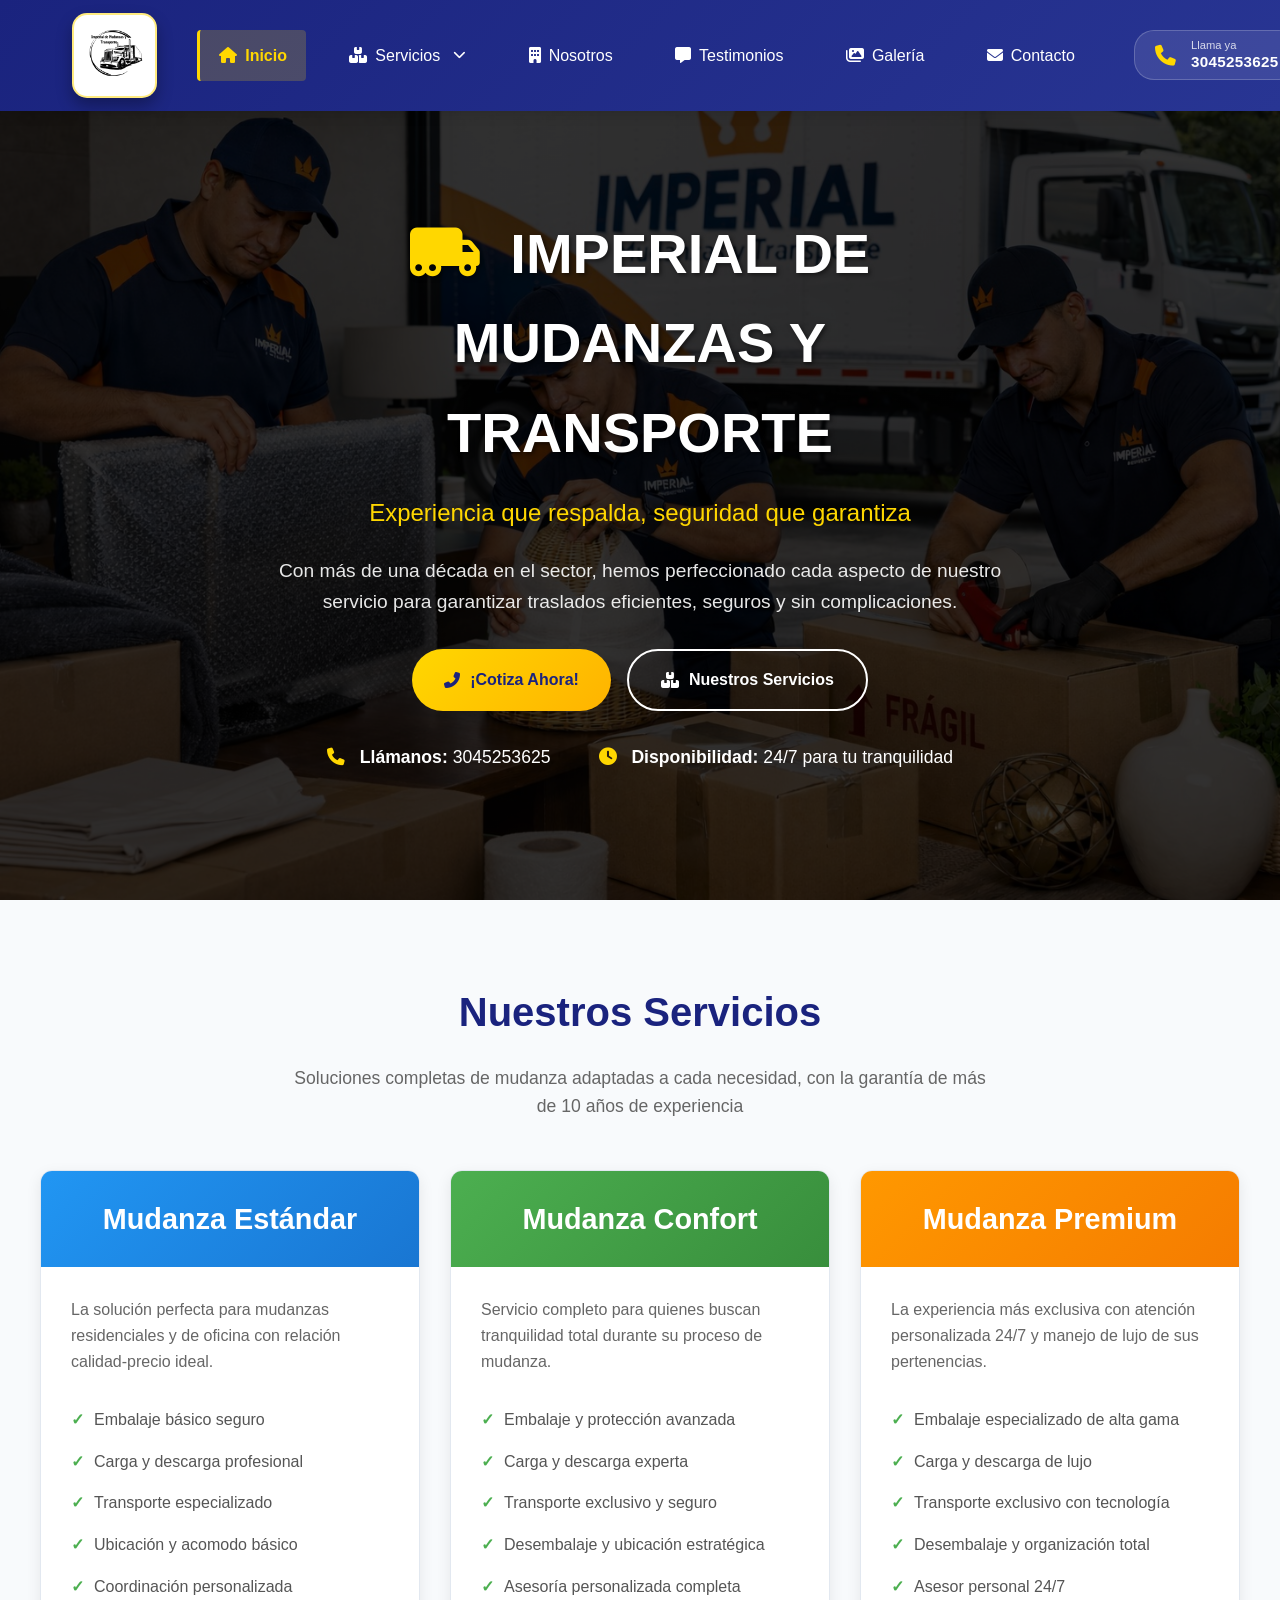
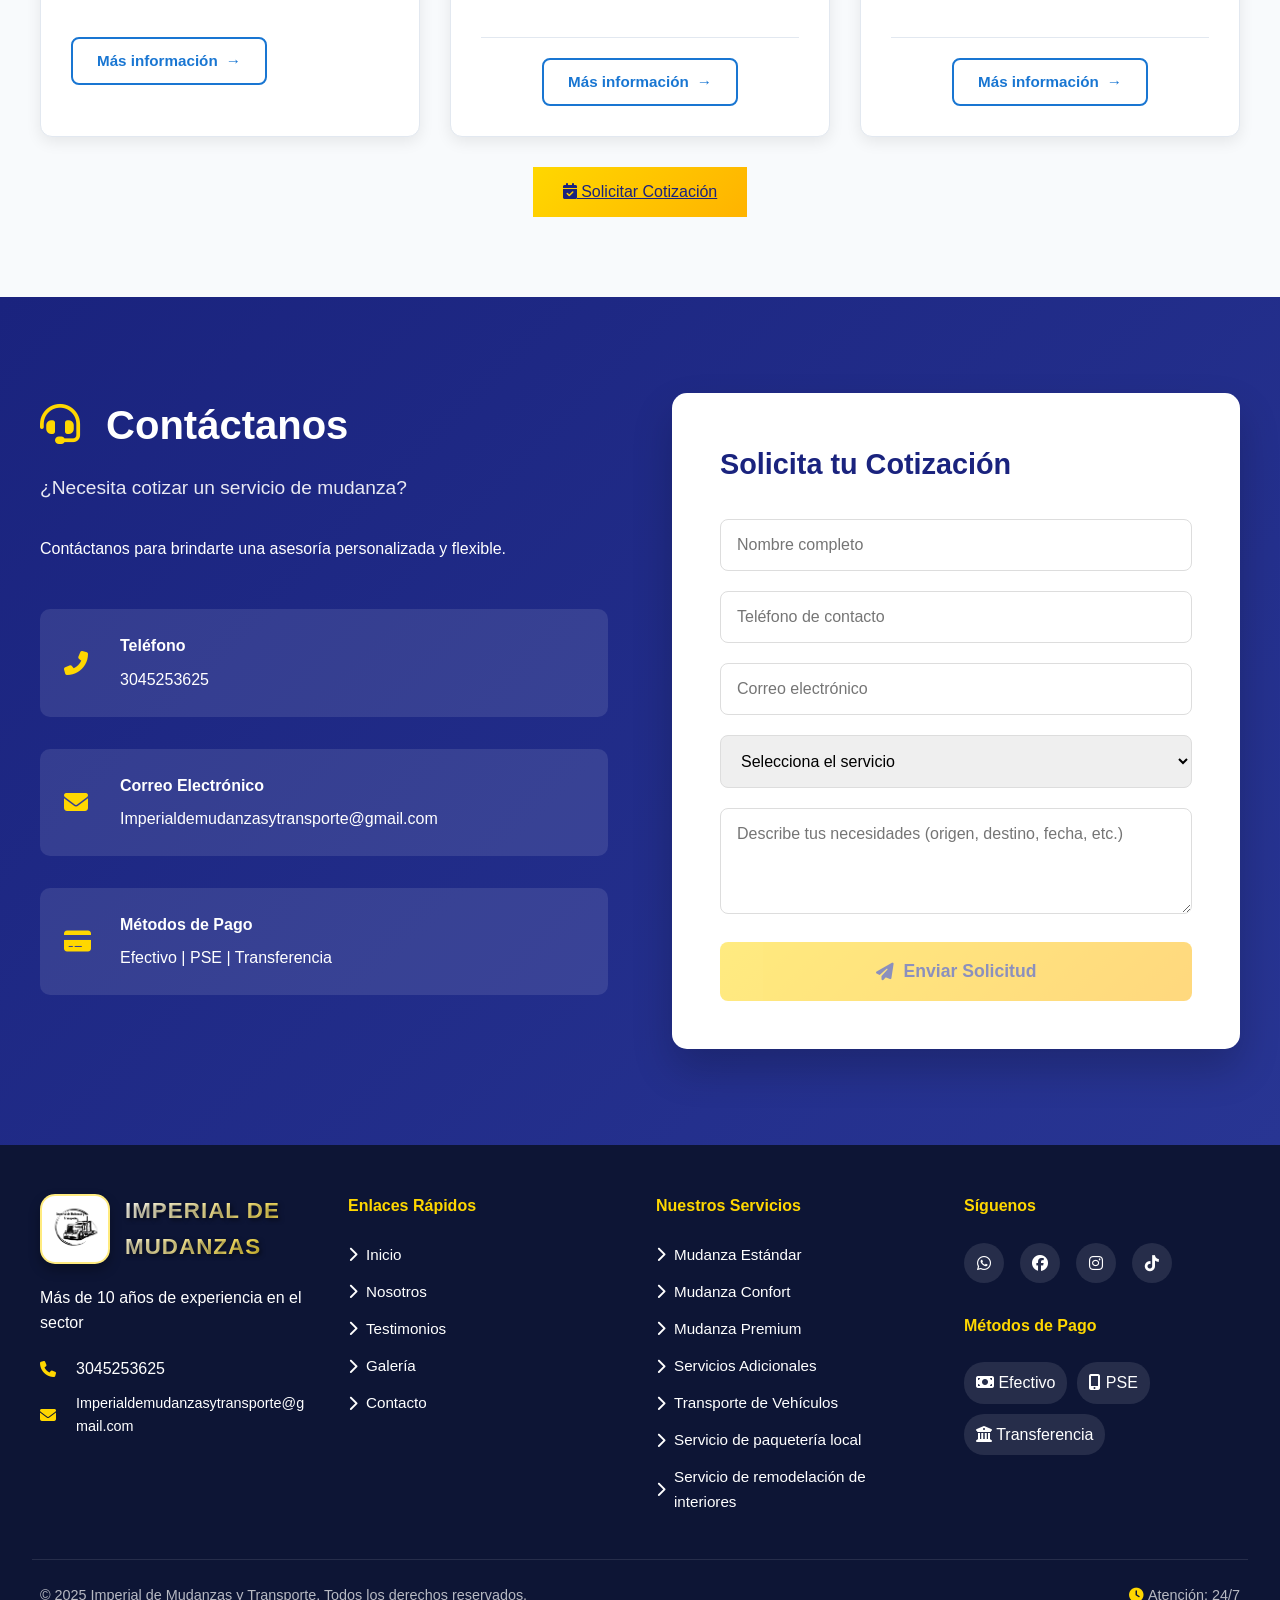
<file: Imperial-mudanzas-html/index.html>
<!DOCTYPE html>
<html lang="es">
<head>
    <meta charset="UTF-8">
    <meta name="viewport" content="width=device-width, initial-scale=1.0, maximum-scale=1.0, user-scalable=yes">
    
    <!-- ======================================== -->
    <!-- GOOGLE ANALYTICS -->
    <!-- ======================================== -->
    <script async src="https://www.googletagmanager.com/gtag/js?id=G-4DJDTXFBBV"></script>
    <script>
      window.dataLayer = window.dataLayer || [];
      function gtag(){dataLayer.push(arguments);}
      gtag('js', new Date());
      gtag('config', 'G-4DJDTXFBBV');
    </script>

    <!-- ======================================== -->
    <!-- TÍTULO Y METADATOS SEO -->
    <!-- ======================================== -->
    <title>Imperial de Mudanzas y Transporte | Mudanzas en Bogotá y Colombia</title>
    <meta name="description" content="Mudanzas en Bogotá, Medellín, Cali y toda Colombia. Más de 10 años de experiencia. Servicio estándar, confort y premium. Cotiza sin compromiso.">
    <meta name="keywords" content="mudanzas, mudanzas bogotá, mudanzas colombia, mudanzas economicas, mudanzas residenciales, transporte de muebles, embalaje, imperial mudanzas">
    <meta name="author" content="Imperial de Mudanzas">
    <meta name="robots" content="index, follow">
    <meta http-equiv="content-language" content="es-co">
    
    <!-- OPEN GRAPH -->
    <meta property="og:type" content="website">
    <meta property="og:url" content="https://tu-proyecto.web.app/"> 
    <meta property="og:title" content="Imperial de Mudanzas | Mudanzas en Bogotá y Colombia">
    <meta property="og:description" content="Más de 10 años de experiencia. Mudanzas residenciales, de oficina y servicios adicionales. Cotiza ahora sin compromiso.">
    <meta property="og:image" content="https://tu-proyecto.web.app/images/og-image.jpg">
    <meta property="og:image:width" content="1200">
    <meta property="og:image:height" content="630">
    <meta property="og:locale" content="es_CO">
    <meta property="og:site_name" content="Imperial de Mudanzas">
    
    <!-- TWITTER CARDS -->
    <meta name="twitter:card" content="summary_large_image">
    <meta name="twitter:title" content="Imperial de Mudanzas | Mudanzas en Bogotá y Colombia">
    <meta name="twitter:description" content="Mudanzas profesionales en toda Colombia. Más de 10 años de experiencia.">
    <meta name="twitter:image" content="https://tu-proyecto.web.app/images/twitter-image.jpg">
    
    <!-- FAVICON -->
    <link rel="icon" type="image/x-icon" href="images/favicon.ico">
    <link rel="shortcut icon" href="images/favicon.ico" type="image/x-icon">
    <link rel="icon" type="image/png" sizes="16x16" href="images/favicon-16x16.png">
    <link rel="icon" type="image/png" sizes="32x32" href="images/favicon-32x32.png">
    <link rel="icon" type="image/png" sizes="192x192" href="images/android-chrome-192x192.png">
    <link rel="icon" type="image/png" sizes="512x512" href="images/android-chrome-512x512.png">
    <link rel="apple-touch-icon" href="images/apple-touch-icon.png">
    <meta name="msapplication-TileImage" content="images/favicon.ico">
    <meta name="msapplication-TileColor" content="#1a237e">
    <meta name="theme-color" content="#1a237e">
    
    <!-- ESTILOS Y FUENTES -->
    <link rel="stylesheet" href="css/styles.css">
    <link rel="stylesheet" href="https://cdnjs.cloudflare.com/ajax/libs/font-awesome/6.4.0/css/all.min.css">
    
    <!-- ESTILOS ADICIONALES -->
    <style>
        .form-group { position: relative; margin-bottom: 20px; }
        .form-group input, .form-group select, .form-group textarea { width: 100%; box-sizing: border-box; }
        .submit-btn:disabled { opacity: 0.5; cursor: not-allowed; }
        .submit-btn:disabled:hover { transform: none; box-shadow: none; }
        
        .hero {
            height: 100vh;
            background: linear-gradient(rgba(0, 0, 0, 0.6), rgba(0, 0, 0, 0.6)), url('images/index-fondo.jpeg');
            background-size: cover; background-position: center; background-repeat: no-repeat;
            display: flex; align-items: center; justify-content: center; text-align: center;
            color: white; padding-top: 80px; position: relative; width: 100%;
        }
        .hero::before {
            content: ''; position: absolute; top: 0; left: 0; right: 0; bottom: 0;
            background: rgba(0, 0, 0, 0.5); z-index: 1;
        }
        .hero-content { max-width: 800px; padding: 2rem; z-index: 3; position: relative; }
        .hero h1 { font-size: 3.5rem; margin-bottom: 1rem; text-shadow: 2px 2px 4px rgba(0, 0, 0, 0.5); }
        .hero h1 i { color: #ffd700; margin-right: 15px; }
        .tagline { font-size: 1.5rem; margin-bottom: 1.5rem; color: #ffd700; font-weight: 300; }
        .description { font-size: 1.2rem; margin-bottom: 2rem; opacity: 0.9; }
        .hero-buttons { display: flex; gap: 1rem; justify-content: center; margin: 2rem 0; }
        .btn { padding: 1rem 2rem; border-radius: 50px; text-decoration: none; font-weight: 600; display: inline-flex; align-items: center; justify-content: center; gap: 10px; transition: all 0.3s; }
        .btn-primary { background: linear-gradient(135deg, #ffd700 0%, #ffb300 100%); color: #1a237e; }
        .btn-primary:hover { transform: translateY(-3px); box-shadow: 0 10px 20px rgba(255, 179, 0, 0.3); }
        .btn-secondary { background: transparent; color: white; border: 2px solid white; }
        .btn-secondary:hover { background: white; color: #1a237e; }
        .hero-contact { margin-top: 2rem; display: flex; justify-content: center; gap: 3rem; flex-wrap: wrap; }
        .hero-contact p { font-size: 1.1rem; }
        .hero-contact i { color: #ffd700; margin-right: 10px; }

        @media (max-width: 768px) {
            .hero { background: linear-gradient(rgba(0, 0, 0, 0.7), rgba(0, 0, 0, 0.7)), url('images/index-fondo-movil.jpg'); background-size: cover; background-position: center; min-height: 100vh; height: auto; padding: 100px 0 50px; }
            .hero h1 { font-size: 2rem; line-height: 1.3; }
            .hero h1 i { font-size: 1.8rem; display: block; margin-right: 0; margin-bottom: 10px; }
            .tagline { font-size: 1.1rem; }
            .description { font-size: 0.95rem; padding: 0 15px; }
            .hero-buttons { flex-direction: column; gap: 10px; padding: 0 20px; }
            .btn { width: 100%; padding: 12px 20px; font-size: 0.95rem; }
            .hero-contact { flex-direction: column; gap: 10px; }
            .hero-contact p { font-size: 0.9rem; }
            body { font-size: 14px; }
            .services-section-modern { padding: 40px 15px; }
            .section-title { font-size: 1.8rem; }
            .section-subtitle-modern { font-size: 0.95rem; padding: 0 10px; }
            .services-grid-modern { grid-template-columns: 1fr; gap: 20px; }
            .service-card-modern { margin: 0; }
            .service-header h3 { font-size: 1.5rem; }
            .service-description { font-size: 0.9rem; }
            .service-features-modern li { font-size: 0.9rem; padding: 6px 0; }
            .info-btn { width: 100%; padding: 12px; font-size: 0.9rem; }
            .contact-section { padding: 40px 15px; }
            .contact-container { grid-template-columns: 1fr; gap: 30px; padding: 0; }
            .contact-info { padding: 0 10px; }
            .contact-info h2 { font-size: 1.8rem; }
            .contact-info h2 i { font-size: 1.8rem; }
            .contact-subtitle { font-size: 1rem; }
            .contact-info p { font-size: 0.9rem; }
            .contact-details { margin-top: 20px; }
            .contact-item { padding: 12px; margin-bottom: 10px; flex-direction: row; text-align: left; }
            .contact-item i { font-size: 1.2rem; min-width: 30px; }
            .contact-item h4 { font-size: 1rem; margin-bottom: 3px; }
            .contact-item p { font-size: 0.85rem; word-break: break-word; }
            .contact-form { padding: 20px 15px; margin: 0 10px; width: auto; }
            .contact-form h3 { font-size: 1.5rem; margin-bottom: 20px; }
            .form-group { margin-bottom: 12px; }
            .form-group input, .form-group select, .form-group textarea { padding: 12px; font-size: 0.9rem; border-radius: 8px; width: 100%; box-sizing: border-box; }
            .form-group textarea { min-height: 80px; }
            .submit-btn { padding: 14px 20px; font-size: 1rem; width: 100%; margin-top: 10px; }
            .submit-btn i { font-size: 1rem; }
            .btn-primary[style*="margin-top: 50px"] { padding: 12px 25px; font-size: 0.95rem; width: 90%; margin-left: auto; margin-right: auto; display: block; }
        }
        @media (max-width: 480px) {
            .hero h1 { font-size: 1.6rem; }
            .hero h1 i { font-size: 1.5rem; }
            .tagline { font-size: 1rem; }
            .contact-item { flex-direction: column; text-align: center; align-items: center; }
            .contact-item i { margin-bottom: 5px; }
            .footer-content { grid-template-columns: 1fr; text-align: center; }
            .footer-links ul { display: flex; flex-direction: column; align-items: center; }
            .social-icons { justify-content: center; }
        }
        @media (min-width: 769px) and (max-width: 992px) {
            .hero h1 { font-size: 2.5rem; }
            .services-grid-modern { grid-template-columns: repeat(2, 1fr); }
            .contact-container { grid-template-columns: 1fr; gap: 30px; }
        }
        .nav-item.active > a { color: #ffd700 !important; }
    </style>
</head>
<body>

    <!-- ======================================== -->
    <!-- MENÚ DE NAVEGACIÓN ACTUALIZADO -->
    <!-- ======================================== -->
    <nav class="main-nav">
        <div class="nav-container">
            <div class="nav-logo" style="margin-right: 40px;">
                <a href="index.html">
                    <img src="images/logo.png" alt="Imperial de Mudanzas" 
                         style="height: 85px; width: auto; border-radius: 15px; box-shadow: 0 8px 16px rgba(0,0,0,0.3); transition: transform 0.3s, box-shadow 0.3s; border: 2px solid rgba(255,215,0,0.5); background: white; padding: 3px;"
                         onmouseover="this.style.transform='scale(1.05)'; this.style.boxShadow='0 12px 24px rgba(255,215,0,0.4)';"
                         onmouseout="this.style.transform='scale(1)'; this.style.boxShadow='0 8px 16px rgba(0,0,0,0.3)';">
                </a>
            </div>
                            
            <button class="mobile-menu-btn" onclick="abrirMenu()">
                <i class="fas fa-bars"></i>
            </button>
            
            <ul class="nav-menu" id="miMenu">
                <li class="nav-item active">
                    <a href="index.html"><i class="fas fa-home"></i> Inicio</a>
                </li>
                
                <li class="nav-item has-submenu">
                    <a href="javascript:void(0);" onclick="abrirSubmenu()">
                        <i class="fas fa-boxes"></i> Servicios <i class="fas fa-chevron-down" id="iconoSubmenu"></i>
                    </a>
                    <ul class="submenu" id="submenuServicios">
                        <li><a href="servicios/mudanza-estandar.html"><i class="fas fa-home"></i> Mudanza Estándar</a></li>
                        <li><a href="servicios/mudanza-confort.html"><i class="fas fa-couch"></i> Mudanza Confort</a></li>
                        <li><a href="servicios/mudanza-premium.html"><i class="fas fa-crown"></i> Mudanza Premium</a></li>
                        <li class="submenu-divider"></li>
                        <li><a href="servicios/servicios-adicionales.html"><i class="fas fa-plus-circle"></i> Servicios Adicionales</a></li>
                        <li><a href="servicios/transporte-vehiculos.html"><i class="fas fa-truck-moving"></i> Transporte de Vehículos</a></li>
                        <li><a href="servicios/paqueteria-local.html"><i class="fas fa-city"></i> Servicio de paquetería local</a></li>
                        <li><a href="servicios/remodelacion-interiores.html"><i class="fas fa-tools"></i> Servicio de remodelación de interiores</a></li>
                    </ul>
                </li>
                
                <li class="nav-item">
                    <a href="nosotros.html"><i class="fas fa-building"></i> Nosotros</a>
                </li>
                
                <li class="nav-item">
                    <a href="testimonios.html"><i class="fas fa-comment-alt"></i> Testimonios</a>
                </li>
    
                <li class="nav-item">
                    <a href="galeria.html"><i class="fas fa-images"></i> Galería</a>
                </li>
    
                <li class="nav-item">
                    <a href="contacto.html"><i class="fas fa-envelope"></i> Contacto</a>
                </li>
            </ul>
            
            <div class="nav-contact">
                <a href="tel:3045253625" class="contact-phone">
                    <i class="fas fa-phone"></i>
                    <div class="phone-text">
                        <span class="phone-label">Llama ya</span>
                        <span class="phone-number">3045253625</span>
                    </div>
                </a>
                <a href="index.html#contacto" class="nav-cta">
                    <i class="fas fa-phone-alt"></i> Cotizar
                </a>
            </div>
        </div>
    </nav>
    
    <!-- HERO SECTION -->
    <section class="hero">
        <div class="hero-content">
            <h1><i class="fas fa-truck-moving"></i> IMPERIAL DE MUDANZAS Y TRANSPORTE</h1>
            <p class="tagline">Experiencia que respalda, seguridad que garantiza</p>
            <p class="description">Con más de una década en el sector, hemos perfeccionado cada aspecto de nuestro servicio para garantizar traslados eficientes, seguros y sin complicaciones.</p>
            <div class="hero-buttons">
                <a href="#contacto" class="btn btn-primary">
                    <i class="fas fa-phone-alt"></i> ¡Cotiza Ahora!
                </a>
                <a href="#servicios" class="btn btn-secondary">
                    <i class="fas fa-boxes"></i> Nuestros Servicios
                </a>
            </div>
            <div class="hero-contact">
                <p><i class="fas fa-phone"></i> <strong>Llámanos:</strong> 3045253625</p>
                <p><i class="fas fa-clock"></i> <strong>Disponibilidad:</strong> 24/7 para tu tranquilidad</p>
            </div>
        </div>
        <div class="hero-overlay"></div>
    </section>

    <!-- SECCIÓN DE SERVICIOS -->
    <section id="servicios" class="services-section-modern">
        <div class="services-container">
            <h2 class="section-title">Nuestros Servicios</h2>
            <p class="section-subtitle-modern">Soluciones completas de mudanza adaptadas a cada necesidad, con la garantía de más de 10 años de experiencia</p>
            
            <div class="services-grid-modern">
                <!-- Mudanza Estándar -->
                <div class="service-card-modern">
                    <div class="service-header"><h3>Mudanza Estándar</h3></div>
                    <div class="service-body">
                        <p class="service-description">La solución perfecta para mudanzas residenciales y de oficina con relación calidad-precio ideal.</p>
                        <ul class="service-features-modern">
                            <li>Embalaje básico seguro</li>
                            <li>Carga y descarga profesional</li>
                            <li>Transporte especializado</li>
                            <li>Ubicación y acomodo básico</li>
                            <li>Coordinación personalizada</li>
                        </ul>
                        <a href="servicios/mudanza-estandar.html" class="info-btn">Más información</a>
                    </div>
                </div>

                <!-- Mudanza Confort -->
                <div class="service-card-modern">
                    <div class="service-header" style="background: linear-gradient(135deg, #4CAF50 0%, #388E3C 100%);"><h3>Mudanza Confort</h3></div>
                    <div class="service-body">
                        <p class="service-description">Servicio completo para quienes buscan tranquilidad total durante su proceso de mudanza.</p>
                        <ul class="service-features-modern">
                            <li>Embalaje y protección avanzada</li>
                            <li>Carga y descarga experta</li>
                            <li>Transporte exclusivo y seguro</li>
                            <li>Desembalaje y ubicación estratégica</li>
                            <li>Asesoría personalizada completa</li>
                        </ul>
                        <div class="service-actions"><a href="servicios/mudanza-confort.html" class="info-btn">Más información</a></div>
                    </div>
                </div>

                <!-- Mudanza Premium -->
                <div class="service-card-modern">
                    <div class="service-header" style="background: linear-gradient(135deg, #FF9800 0%, #F57C00 100%);"><h3>Mudanza Premium</h3></div>
                    <div class="service-body">
                        <p class="service-description">La experiencia más exclusiva con atención personalizada 24/7 y manejo de lujo de sus pertenencias.</p>
                        <ul class="service-features-modern">
                            <li>Embalaje especializado de alta gama</li>
                            <li>Carga y descarga de lujo</li>
                            <li>Transporte exclusivo con tecnología</li>
                            <li>Desembalaje y organización total</li>
                            <li>Asesor personal 24/7</li>
                        </ul>
                        <div class="service-actions"><a href="servicios/mudanza-premium.html" class="info-btn">Más información</a></div>
                    </div>
                </div>
            </div>
            
            <div style="text-align: center; margin-top: 30px;">
                <a href="#contacto" class="btn-primary" style="padding: 12px 30px; font-size: 1rem; display: inline-block;">
                    <i class="fas fa-calendar-check"></i> Solicitar Cotización
                </a>
            </div>
        </div>
    </section>

    <!-- SECCIÓN DE CONTACTO -->
    <section id="contacto" class="contact-section">
        <div class="contact-container">
            <div class="contact-info">
                <h2><i class="fas fa-headset"></i> Contáctanos</h2>
                <p class="contact-subtitle">¿Necesita cotizar un servicio de mudanza?</p>
                <p>Contáctanos para brindarte una asesoría personalizada y flexible.</p>
                
                <div class="contact-details">
                    <div class="contact-item">
                        <i class="fas fa-phone-alt"></i>
                        <div><h4>Teléfono</h4><p>3045253625</p></div>
                    </div>
                    <div class="contact-item">
                        <i class="fas fa-envelope"></i>
                        <div><h4>Correo Electrónico</h4><p>Imperialdemudanzasytransporte@gmail.com</p></div>
                    </div>
                    <div class="contact-item">
                        <i class="fas fa-credit-card"></i>
                        <div><h4>Métodos de Pago</h4><p>Efectivo | PSE | Transferencia</p></div>
                    </div>
                </div>
            </div>
            
            <div class="contact-form">
                <h3>Solicita tu Cotización</h3>
                <!-- FORMULARIO CONECTADO A WEB3FORMS -->
                <form id="cotizacionForm" action="https://api.web3forms.com/submit" method="POST" novalidate>

                    <input type="hidden" name="access_key" value="b41874ce-1295-43ac-9988-379f64a1fa70">
                    <input type="hidden" name="subject" value="Nueva cotización desde la página web (Inicio)">

                    <!-- Redirección a la página de agradecimiento de Imperial -->
                    <input type="hidden" name="redirect" value="https://imperial-de-mudanzas.web.app/gracias.html">

                    <div class="form-group">
                        <input type="text" id="nombre" name="nombre" placeholder="Nombre completo" required>
                    </div>

                    <div class="form-group">
                        <input type="tel" id="telefono" name="telefono" placeholder="Teléfono de contacto" required>
                    </div>

                    <div class="form-group">
                        <input type="email" id="email" name="email" placeholder="Correo electrónico" required>
                    </div>

                    <div class="form-group">
                        <select id="servicio" name="servicio" required>
                            <option value="">Selecciona el servicio</option>
                            <option value="estandar">Mudanza Estándar</option>
                            <option value="confort">Mudanza Confort</option>
                            <option value="premium">Mudanza Premium</option>
                        </select>
                    </div>

                    <div class="form-group">
                        <textarea id="mensaje" name="mensaje" placeholder="Describe tus necesidades (origen, destino, fecha, etc.)" rows="4" required></textarea>
                    </div>

                    <button type="submit" class="submit-btn" disabled>
                        <i class="fas fa-paper-plane"></i> Enviar Solicitud
                    </button>
                </form>
            </div>
        </div>
    </section>

    <!-- ======================================== -->
    <!-- FOOTER ACTUALIZADO -->
    <!-- ======================================== -->
    <footer class="footer">
        <div class="footer-content">
            <div class="footer-logo">
                <a href="index.html" style="display: flex; align-items: center; gap: 15px; text-decoration: none; margin-bottom: 20px;">
                    <img src="images/logo.png" alt="Imperial de Mudanzas" style="height: 70px; width: auto; border-radius: 15px; box-shadow: 0 6px 12px rgba(0,0,0,0.3); border: 2px solid rgba(255,215,0,0.5); background: white; padding: 3px;">
                    <span style="color: white; font-weight: 700; font-size: 1.4rem; text-shadow: 2px 2px 4px rgba(0,0,0,0.5); letter-spacing: 1px; background: linear-gradient(135deg, #fff 0%, #ffd700 100%); -webkit-background-clip: text; -webkit-text-fill-color: transparent; background-clip: text;">IMPERIAL DE MUDANZAS</span>
                </a>
                <p>Más de 10 años de experiencia en el sector</p>
                <div style="margin-top: 20px;">
                    <p style="display: flex; align-items: center; gap: 10px; margin-bottom: 10px;"><i class="fas fa-phone" style="color: #ffd700;"></i> <span>3045253625</span></p>
                    <p style="display: flex; align-items: center; gap: 10px; word-break: break-word;"><i class="fas fa-envelope" style="color: #ffd700; flex-shrink: 0;"></i><span style="font-size: 0.9rem;">Imperialdemudanzasytransporte@gmail.com</span></p>
                </div>
            </div>
            
            <div class="footer-links">
                <h4>Enlaces Rápidos</h4>
                <ul>
                    <li><a href="index.html"><i class="fas fa-chevron-right"></i> Inicio</a></li>
                    <li><a href="nosotros.html"><i class="fas fa-chevron-right"></i> Nosotros</a></li>
                    <li><a href="testimonios.html"><i class="fas fa-chevron-right"></i> Testimonios</a></li>
                    <li><a href="galeria.html"><i class="fas fa-chevron-right"></i> Galería</a></li>
                    <li><a href="contacto.html"><i class="fas fa-chevron-right"></i> Contacto</a></li>
                </ul>
            </div>
            
            <div class="footer-links">
                <h4>Nuestros Servicios</h4>
                <ul>
                    <li><a href="servicios/mudanza-estandar.html"><i class="fas fa-chevron-right"></i> Mudanza Estándar</a></li>
                    <li><a href="servicios/mudanza-confort.html"><i class="fas fa-chevron-right"></i> Mudanza Confort</a></li>
                    <li><a href="servicios/mudanza-premium.html"><i class="fas fa-chevron-right"></i> Mudanza Premium</a></li>
                    <li><a href="servicios/servicios-adicionales.html"><i class="fas fa-chevron-right"></i> Servicios Adicionales</a></li>
                    <li><a href="servicios/transporte-vehiculos.html"><i class="fas fa-chevron-right"></i> Transporte de Vehículos</a></li>
                    <li><a href="servicios/paqueteria-local.html"><i class="fas fa-chevron-right"></i> Servicio de paquetería local</a></li>
                    <li><a href="servicios/remodelacion-interiores.html"><i class="fas fa-chevron-right"></i> Servicio de remodelación de interiores</a></li>
                </ul>
            </div>
            
            <div class="footer-social">
                <h4>Síguenos</h4>
                <div class="social-icons">
                    <a href="https://wa.me/573045253625" target="_blank" title="WhatsApp"><i class="fab fa-whatsapp"></i></a>
                    <a href="https://www.facebook.com/share/18BxR83M6Z/" target="_blank" title="Facebook"><i class="fab fa-facebook"></i></a>
                    <a href="https://www.instagram.com/imperialdemudanzasytransporte?igsh=a3E5OGJsY3d3NTR4" target="_blank" title="Instagram"><i class="fab fa-instagram"></i></a>
                    <a href="https://www.tiktok.com/@imperial.de.mudan?_r=1&_t=ZS-94p88LyYHeH" target="_blank" title="TikTok"><i class="fab fa-tiktok"></i></a>
                </div>
                <div style="margin-top: 30px;">
                    <h4>Métodos de Pago</h4>
                    <div style="display: flex; gap: 10px; margin-top: 15px; flex-wrap: wrap;">
                        <span style="background: rgba(255,255,255,0.1); padding: 8px 12px; border-radius: 20px;"><i class="fas fa-money-bill"></i> Efectivo</span>
                        <span style="background: rgba(255,255,255,0.1); padding: 8px 12px; border-radius: 20px;"><i class="fas fa-mobile-alt"></i> PSE</span>
                        <span style="background: rgba(255,255,255,0.1); padding: 8px 12px; border-radius: 20px;"><i class="fas fa-university"></i> Transferencia</span>
                    </div>
                </div>
            </div>
        </div>
        <div class="footer-bottom">
            <div style="max-width: 1200px; margin: 0 auto; display: flex; justify-content: space-between; align-items: center; flex-wrap: wrap; gap: 20px;">
                <p>&copy; 2025 Imperial de Mudanzas y Transporte. Todos los derechos reservados.</p>
                <p style="display: flex; align-items: center; gap: 5px;"><i class="fas fa-clock" style="color: #ffd700;"></i> Atención: 24/7</p>
            </div>
        </div>
    </footer>

    <button class="scroll-top-btn" id="scrollTopBtn" title="Volver arriba"><i class="fas fa-arrow-up"></i></button>

    <!-- SCRIPTS -->
    <script>
        function abrirMenu() { document.getElementById('miMenu').classList.toggle('active'); }
        function abrirSubmenu() {
            var submenu = document.getElementById('submenuServicios');
            var icono = document.getElementById('iconoSubmenu');
            submenu.classList.toggle('show');
            if (submenu.classList.contains('show')) { icono.style.transform = 'rotate(180deg)'; } else { icono.style.transform = 'rotate(0deg)'; }
        }
        document.addEventListener('click', function(event) {
            if (!event.target.closest('.main-nav')) {
                document.getElementById('miMenu').classList.remove('active');
                document.getElementById('submenuServicios').classList.remove('show');
                document.getElementById('iconoSubmenu').style.transform = 'rotate(0deg)';
            }
        });

        window.onscroll = function() {
            const scrollBtn = document.getElementById('scrollTopBtn');
            if (document.body.scrollTop > 300 || document.documentElement.scrollTop > 300) { scrollBtn.classList.add('show'); } else { scrollBtn.classList.remove('show'); }
        };
        document.getElementById('scrollTopBtn')?.addEventListener('click', function() { window.scrollTo({ top: 0, behavior: 'smooth' }); });

        // Guardar datos para la página de gracias
        document.getElementById('cotizacionForm').addEventListener('submit', function() {
            localStorage.setItem('cliente_nombre', document.getElementById('nombre').value);
            localStorage.setItem('cliente_email', document.getElementById('email').value);
        });
    </script>

    <!-- VALIDACIÓN JS -->
    <script src="js/validacion.js"></script>

    <!-- DATOS ESTRUCTURADOS JSON-LD -->
    <script type="application/ld+json">
    {
        "@context": "https://schema.org",
        "@type": "MovingCompany",
        "name": "Imperial de Mudanzas",
        "image": "https://tu-proyecto.web.app/images/logo.png",
        "url": "https://tu-proyecto.web.app/",
        "telephone": "+573045253625",
        "address": {
            "@type": "PostalAddress",
            "streetAddress": "Cl. 189a #2-29",
            "addressLocality": "Bogotá",
            "addressRegion": "Bogotá D.C.",
            "postalCode": "111156",
            "addressCountry": "CO"
        },
        "geo": {
            "@type": "GeoCoordinates",
            "latitude": 4.766326,
            "longitude": -74.022786
        },
        "openingHoursSpecification": [
            {
                "@type": "OpeningHoursSpecification",
                "dayOfWeek": ["Monday", "Tuesday", "Wednesday", "Thursday", "Friday"],
                "opens": "08:00",
                "closes": "18:00"
            },
            {
                "@type": "OpeningHoursSpecification",
                "dayOfWeek": ["Saturday"],
                "opens": "08:00",
                "closes": "12:00"
            }
        ],
        "priceRange": "$$",
        "description": "Mudanzas en Bogotá y toda Colombia. Más de 10 años de experiencia. Servicio estándar, confort y premium.",
        "areaServed": ["Bogotá", "Medellín", "Cali", "Cartagena", "Villavicencio"]
    }
    </script>
</body>
</html>
</file>
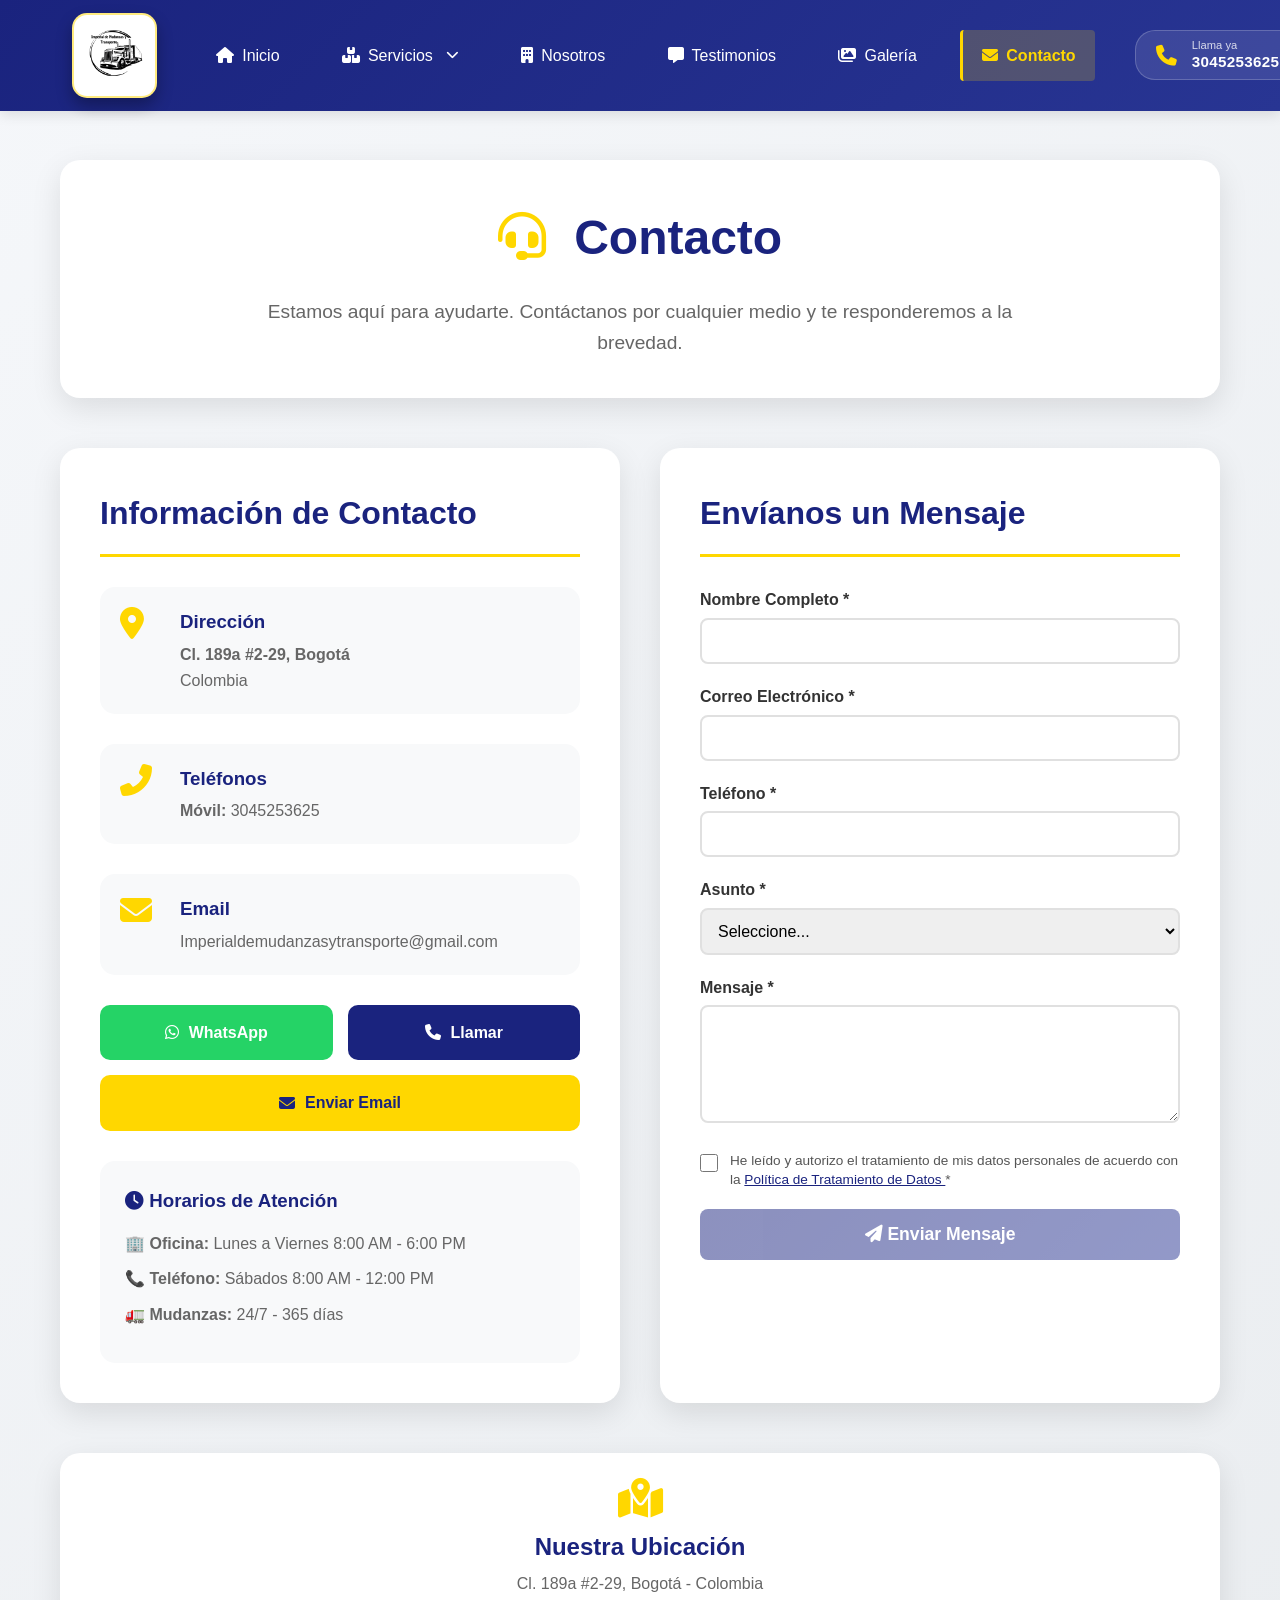
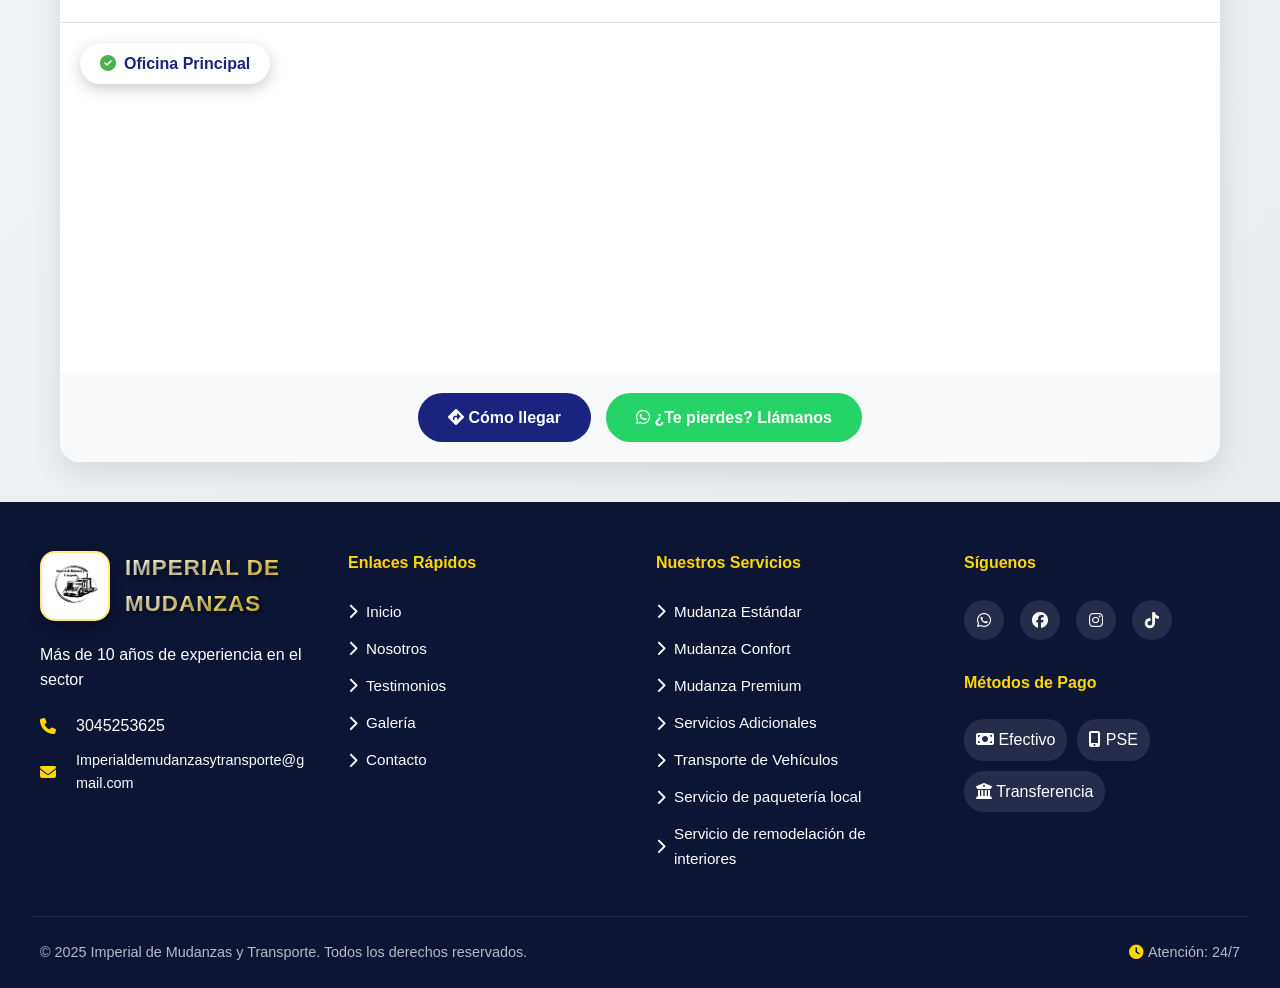
<file: Imperial-mudanzas-html/contacto.html>
<!DOCTYPE html>
<html lang="es">
<head>
    <meta charset="UTF-8">
    <meta name="viewport" content="width=device-width, initial-scale=1.0">
    
    <!-- ======================================== -->
    <!-- GOOGLE ANALYTICS -->
    <!-- ======================================== -->
    <script async src="https://www.googletagmanager.com/gtag/js?id=G-4DJDTXFBBV"></script>
    <script>
      window.dataLayer = window.dataLayer || [];
      function gtag(){dataLayer.push(arguments);}
      gtag('js', new Date());
      gtag('config', 'G-4DJDTXFBBV');
    </script>

    <!-- ======================================== -->
    <!-- TÍTULO Y METADATOS SEO -->
    <!-- ======================================== -->
    <title>Contacto | Imperial de Mudanzas - Cotizaciones y Atención al Cliente</title>
    <meta name="description" content="Contáctanos para cotizar tu mudanza en Bogotá y Colombia. WhatsApp, teléfono, email y formulario de contacto. Respuesta en menos de 30 minutos.">
    <meta name="keywords" content="contacto mudanzas, cotizar mudanza bogotá, teléfono mudanzas, whatsapp mudanzas, imperial mudanzas contacto, atención al cliente mudanzas">
    <meta name="author" content="Imperial de Mudanzas">
    <meta name="robots" content="index, follow">
    <meta http-equiv="content-language" content="es-co">
    
    <!-- ======================================== -->
    <!-- OPEN GRAPH -->
    <!-- ======================================== -->
    <meta property="og:type" content="website">
    <meta property="og:url" content="https://tu-proyecto.web.app/contacto.html">
    <meta property="og:title" content="Contacto | Imperial de Mudanzas">
    <meta property="og:description" content="Contáctanos por WhatsApp, teléfono o formulario. Respuesta rápida para tu mudanza.">
    <meta property="og:image" content="https://tu-proyecto.web.app/images/og-contacto.jpg">
    <meta property="og:image:width" content="1200">
    <meta property="og:image:height" content="630">
    <meta property="og:locale" content="es_CO">
    <meta property="og:site_name" content="Imperial de Mudanzas">
    
    <!-- ======================================== -->
    <!-- TWITTER CARDS -->
    <!-- ======================================== -->
    <meta name="twitter:card" content="summary_large_image">
    <meta name="twitter:title" content="Contacto - Imperial de Mudanzas">
    <meta name="twitter:description" content="Cotiza tu mudanza por WhatsApp o formulario.">
    <meta name="twitter:image" content="https://tu-proyecto.web.app/images/twitter-contacto.jpg">
    
    <!-- ======================================== -->
    <!-- FAVICON -->
    <!-- ======================================== -->
    <link rel="icon" type="image/x-icon" href="/favicon.ico">
    <link rel="shortcut icon" href="/favicon.ico" type="image/x-icon">
    <link rel="icon" type="image/png" sizes="16x16" href="images/favicon-16x16.png">
    <link rel="icon" type="image/png" sizes="32x32" href="images/favicon-32x32.png">
    <link rel="apple-touch-icon" href="images/apple-touch-icon.png">
    <meta name="msapplication-TileImage" content="/favicon.ico">
    <meta name="msapplication-TileColor" content="#1a237e">
    <meta name="theme-color" content="#1a237e">
    
    <!-- ======================================== -->
    <!-- ESTILOS Y FUENTES -->
    <!-- ======================================== -->
    <link rel="stylesheet" href="css/styles.css">
    <link rel="stylesheet" href="https://cdnjs.cloudflare.com/ajax/libs/font-awesome/6.4.0/css/all.min.css">
    
    <!-- ======================================== -->
    <!-- ESTILOS ESPECÍFICOS -->
    <!-- ======================================== -->
    <style>
        .contacto-page { padding-top: 120px; background: linear-gradient(135deg, #f5f7fa 0%, #e9ecef 100%); min-height: 100vh; }
        .contacto-container { max-width: 1200px; margin: 0 auto; padding: 40px 20px; }
        
        .contacto-header { text-align: center; margin-bottom: 50px; background: white; padding: 40px; border-radius: 20px; box-shadow: 0 10px 30px rgba(0,0,0,0.1); }
        .contacto-header h1 { color: #1a237e; font-size: 3rem; margin-bottom: 20px; }
        .contacto-header h1 i { color: #ffd700; margin-right: 15px; }
        .contacto-header p { color: #666; font-size: 1.2rem; max-width: 800px; margin: 0 auto; }
        
        .contacto-grid { display: grid; grid-template-columns: 1fr 1fr; gap: 40px; margin-top: 40px; }
        
        /* Tarjeta de información */
        .info-contacto { background: white; border-radius: 20px; padding: 40px; box-shadow: 0 10px 30px rgba(0,0,0,0.1); }
        .info-contacto h2 { color: #1a237e; font-size: 2rem; margin-bottom: 30px; border-bottom: 3px solid #ffd700; padding-bottom: 15px; }
        
        .info-item { display: flex; gap: 20px; margin-bottom: 30px; padding: 20px; background: #f8f9fa; border-radius: 15px; transition: all 0.3s; }
        .info-item:hover { transform: translateX(5px); box-shadow: 0 5px 15px rgba(0,0,0,0.1); }
        .info-item i { font-size: 2rem; color: #ffd700; min-width: 40px; }
        .info-item h3 { color: #1a237e; margin-bottom: 5px; }
        .info-item p { color: #666; line-height: 1.6; }
        
        /* Botones de acción rápida */
        .acciones-rapidas { display: grid; grid-template-columns: 1fr 1fr; gap: 15px; margin-top: 30px; }
        .btn-accion { display: flex; align-items: center; justify-content: center; gap: 10px; padding: 15px; border-radius: 10px; text-decoration: none; font-weight: 600; transition: all 0.3s; }
        .btn-wsp { background: #25D366; color: white; }
        .btn-wsp:hover { background: #128C7E; transform: translateY(-3px); }
        .btn-llamar { background: #1a237e; color: white; }
        .btn-llamar:hover { background: #283593; transform: translateY(-3px); }
        .btn-email { background: #ffd700; color: #1a237e; grid-column: span 2; }
        .btn-email:hover { background: #ffb300; transform: translateY(-3px); }
        
        /* Horarios */
        .horarios { background: #f8f9fa; border-radius: 15px; padding: 25px; margin-top: 30px; }
        .horarios h3 { color: #1a237e; margin-bottom: 15px; }
        .horarios p { color: #666; margin-bottom: 10px; }
        
        /* Formulario */
        .formulario-contacto { background: white; border-radius: 20px; padding: 40px; box-shadow: 0 10px 30px rgba(0,0,0,0.1); }
        .formulario-contacto h2 { color: #1a237e; font-size: 2rem; margin-bottom: 30px; border-bottom: 3px solid #ffd700; padding-bottom: 15px; }
        
        .campo { margin-bottom: 20px; }
        .campo label { display: block; color: #333; margin-bottom: 5px; font-weight: 600; }
        .campo input, .campo select, .campo textarea { width: 100%; padding: 12px; border: 2px solid #e0e0e0; border-radius: 8px; font-size: 1rem; transition: all 0.3s; box-sizing: border-box; }
        .campo input:focus, .campo select:focus, .campo textarea:focus { border-color: #1a237e; outline: none; box-shadow: 0 0 0 3px rgba(26,35,126,0.1); }
        
        .btn-enviar { width: 100%; padding: 15px; background: linear-gradient(135deg, #1a237e 0%, #283593 100%); color: white; border: none; border-radius: 8px; font-size: 1.1rem; font-weight: 600; cursor: pointer; transition: all 0.3s; }
        .btn-enviar:hover { transform: translateY(-3px); box-shadow: 0 10px 20px rgba(26,35,126,0.3); }
        .btn-enviar:disabled { opacity: 0.5; cursor: not-allowed; transform: none; box-shadow: none; }
        
        /* Mapa */
        .mapa-mejorado { margin-top: 50px; background: white; border-radius: 20px; overflow: hidden; box-shadow: 0 10px 30px rgba(0,0,0,0.1); }
        .mapa-header { padding: 25px; text-align: center; border-bottom: 1px solid #e0e0e0; }
        .mapa-header i { font-size: 2.5rem; color: #ffd700; margin-bottom: 10px; }
        .mapa-header h3 { color: #1a237e; font-size: 1.5rem; margin-bottom: 5px; }
        .mapa-header p { color: #666; }
        .mapa-container { position: relative; width: 100%; height: 350px; }
        .mapa-container iframe { width: 100%; height: 100%; display: block; }
        .mapa-overlay { position: absolute; top: 20px; left: 20px; z-index: 10; }
        .mapa-badge { background: white; padding: 8px 20px; border-radius: 50px; box-shadow: 0 5px 15px rgba(0,0,0,0.2); display: flex; align-items: center; gap: 8px; }
        .mapa-badge i { color: #4CAF50; }
        .mapa-badge span { color: #1a237e; font-weight: 600; }
        .mapa-footer { padding: 20px; display: flex; gap: 15px; justify-content: center; background: #f8f9fa; }
        .btn-mapa { background: #1a237e; color: white; padding: 12px 30px; border-radius: 50px; text-decoration: none; font-weight: 600; transition: all 0.3s; }
        .btn-mapa:hover { background: #283593; transform: translateY(-3px); }
        .btn-mapa-wsp { background: #25D366; color: white; padding: 12px 30px; border-radius: 50px; text-decoration: none; font-weight: 600; transition: all 0.3s; }
        .btn-mapa-wsp:hover { background: #128C7E; transform: translateY(-3px); }
        
        /* Estilos menú activo */
        .nav-item.active > a { color: #ffd700 !important; }

        /* RESPONSIVE */
        @media (max-width: 992px) { .contacto-grid { grid-template-columns: 1fr; gap: 30px; } }
        @media (max-width: 768px) {
            .contacto-page { padding-top: 100px; }
            .contacto-header { padding: 25px; margin-bottom: 30px; }
            .contacto-header h1 { font-size: 2rem; }
            .contacto-header p { font-size: 1rem; }
            .contacto-grid { gap: 20px; margin-top: 20px; }
            .info-contacto, .formulario-contacto { padding: 25px 20px; }
            .info-contacto h2, .formulario-contacto h2 { font-size: 1.6rem; margin-bottom: 20px; }
            .info-item { flex-direction: row; gap: 12px; padding: 15px; margin-bottom: 15px; }
            .info-item i { font-size: 1.5rem; min-width: 30px; }
            .info-item h3 { font-size: 1.1rem; }
            .info-item p { font-size: 0.9rem; line-height: 1.4; }
            .acciones-rapidas { grid-template-columns: 1fr; gap: 10px; margin-top: 20px; }
            .btn-email { grid-column: span 1; }
            .btn-accion { padding: 12px; font-size: 0.95rem; }
            .horarios { padding: 20px; margin-top: 20px; }
            .horarios h3 { font-size: 1.2rem; }
            .horarios p { font-size: 0.9rem; }
            .campo { margin-bottom: 15px; }
            .campo label { font-size: 0.95rem; }
            .campo input, .campo select, .campo textarea { padding: 10px; font-size: 0.95rem; }
            .btn-enviar { padding: 12px; font-size: 1rem; }
            .mapa-mejorado { margin-top: 30px; }
            .mapa-header { padding: 20px; }
            .mapa-header i { font-size: 2rem; }
            .mapa-header h3 { font-size: 1.3rem; }
            .mapa-container { height: 220px; }
            .mapa-overlay { top: 10px; left: 10px; }
            .mapa-badge { padding: 5px 15px; font-size: 0.85rem; }
            .mapa-footer { flex-direction: column; gap: 10px; padding: 15px; }
            .btn-mapa, .btn-mapa-wsp { width: 100%; text-align: center; padding: 10px; font-size: 0.9rem; }
        }
        @media (max-width: 480px) {
            .contacto-header h1 { font-size: 1.8rem; }
            .info-item { flex-direction: column; align-items: center; text-align: center; }
            .info-item i { margin-bottom: 5px; }
            .mapa-container { height: 180px; }
        }
    </style>
</head>
<body>

    <!-- ======================================== -->
    <!-- MENÚ DE NAVEGACIÓN -->
    <!-- ======================================== -->
    <nav class="main-nav">
        <div class="nav-container">
            <div class="nav-logo" style="margin-right: 40px;">
                <a href="index.html">
                    <img src="images/logo.png" alt="Imperial de Mudanzas" 
                         style="height: 85px; width: auto; border-radius: 15px; box-shadow: 0 8px 16px rgba(0,0,0,0.3); transition: transform 0.3s, box-shadow 0.3s; border: 2px solid rgba(255,215,0,0.5); background: white; padding: 3px;"
                         onmouseover="this.style.transform='scale(1.05)'; this.style.boxShadow='0 12px 24px rgba(255,215,0,0.4)';"
                         onmouseout="this.style.transform='scale(1)'; this.style.boxShadow='0 8px 16px rgba(0,0,0,0.3)';">
                </a>
            </div>
                            
            <button class="mobile-menu-btn" onclick="abrirMenu()">
                <i class="fas fa-bars"></i>
            </button>
            
            <ul class="nav-menu" id="miMenu">
                <li class="nav-item">
                    <a href="index.html"><i class="fas fa-home"></i> Inicio</a>
                </li>
                
                <li class="nav-item has-submenu">
                    <a href="javascript:void(0);" onclick="abrirSubmenu()">
                        <i class="fas fa-boxes"></i> Servicios <i class="fas fa-chevron-down" id="iconoSubmenu"></i>
                    </a>
                    <ul class="submenu" id="submenuServicios">
                        <li><a href="servicios/mudanza-estandar.html"><i class="fas fa-home"></i> Mudanza Estándar</a></li>
                        <li><a href="servicios/mudanza-confort.html"><i class="fas fa-couch"></i> Mudanza Confort</a></li>
                        <li><a href="servicios/mudanza-premium.html"><i class="fas fa-crown"></i> Mudanza Premium</a></li>
                        <li class="submenu-divider"></li>
                        <li><a href="servicios/servicios-adicionales.html"><i class="fas fa-plus-circle"></i> Servicios Adicionales</a></li>
                        <li><a href="servicios/transporte-vehiculos.html"><i class="fas fa-truck-moving"></i> Transporte de Vehículos</a></li>
                        <li><a href="servicios/paqueteria-local.html"><i class="fas fa-city"></i> Servicio de paquetería local</a></li>
                        <li><a href="servicios/remodelacion-interiores.html"><i class="fas fa-tools"></i> Servicio de remodelación de interiores</a></li>
                    </ul>
                </li>
                
                <li class="nav-item">
                    <a href="nosotros.html"><i class="fas fa-building"></i> Nosotros</a>
                </li>
                
                <li class="nav-item">
                    <a href="testimonios.html"><i class="fas fa-comment-alt"></i> Testimonios</a>
                </li>
    
                <li class="nav-item">
                    <a href="galeria.html"><i class="fas fa-images"></i> Galería</a>
                </li>
    
                <li class="nav-item active">
                    <a href="contacto.html"><i class="fas fa-envelope"></i> Contacto</a>
                </li>
            </ul>
            
            <div class="nav-contact">
                <a href="tel:3045253625" class="contact-phone">
                    <i class="fas fa-phone"></i>
                    <div class="phone-text">
                        <span class="phone-label">Llama ya</span>
                        <span class="phone-number">3045253625</span>
                    </div>
                </a>
                <a href="index.html#contacto" class="nav-cta">
                    <i class="fas fa-phone-alt"></i> Cotizar
                </a>
            </div>
        </div>
    </nav>
    
    <div class="contacto-page">
        <div class="contacto-container">
            
            <!-- Header -->
            <div class="contacto-header">
                <h1>
                    <i class="fas fa-headset"></i>
                    Contacto
                </h1>
                <p>Estamos aquí para ayudarte. Contáctanos por cualquier medio y te responderemos a la brevedad.</p>
            </div>
            
            <div class="contacto-grid">
                <!-- Columna izquierda: Información -->
                <div class="info-contacto">
                    <h2>Información de Contacto</h2>
                    
                    <div class="info-item">
                        <i class="fas fa-map-marker-alt"></i>
                        <div>
                            <h3>Dirección</h3>
                            <p><strong>Cl. 189a #2-29, Bogotá</strong><br>Colombia</p>
                        </div>
                    </div>
                    
                    <div class="info-item">
                        <i class="fas fa-phone-alt"></i>
                        <div>
                            <h3>Teléfonos</h3>
                            <p><strong>Móvil:</strong> 3045253625</p>
                        </div>
                    </div>
                    
                    <div class="info-item">
                        <i class="fas fa-envelope"></i>
                        <div>
                            <h3>Email</h3>
                            <p>Imperialdemudanzasytransporte@gmail.com</p>
                        </div>
                    </div>
                    
                    <!-- Acciones rápidas -->
                    <div class="acciones-rapidas">
                        <a href="https://wa.me/573045253625" target="_blank" class="btn-accion btn-wsp">
                            <i class="fab fa-whatsapp"></i> WhatsApp
                        </a>
                        <a href="tel:3045253625" class="btn-accion btn-llamar">
                            <i class="fas fa-phone"></i> Llamar
                        </a>
                        <a href="mailto:Imperialdemudanzasytransporte@gmail.com" class="btn-accion btn-email">
                            <i class="fas fa-envelope"></i> Enviar Email
                        </a>
                    </div>
                    
                    <!-- Horarios -->
                    <div class="horarios">
                        <h3><i class="fas fa-clock"></i> Horarios de Atención</h3>
                        <p><strong>🏢 Oficina:</strong> Lunes a Viernes 8:00 AM - 6:00 PM</p>
                        <p><strong>📞 Teléfono:</strong> Sábados 8:00 AM - 12:00 PM</p>
                        <p><strong>🚛 Mudanzas:</strong> 24/7 - 365 días</p>
                    </div>
                </div>
                
                <!-- Columna derecha: Formulario -->
                <div class="formulario-contacto">
                    <h2>Envíanos un Mensaje</h2>
                    
                    <!-- FORMULARIO WEB3FORMS -->
                    <form action="https://api.web3forms.com/submit" method="POST" id="formContacto">
                        <input type="hidden" name="access_key" value="b41874ce-1295-43ac-9988-379f64a1fa70">
                        <input type="hidden" name="subject" value="Nuevo mensaje de contacto desde la web">
                        <!-- Redirigir a gracias-contacto.html -->
                        <input type="hidden" name="redirect" value="https://imperial-de-mudanzas.web.app/gracias-contacto.html">

                        <div class="campo">
                            <label>Nombre Completo *</label>
                            <input type="text" name="nombre" id="c_nombre" required>
                        </div>
                        
                        <div class="campo">
                            <label>Correo Electrónico *</label>
                            <input type="email" name="email" id="c_email" required>
                        </div>
                        
                        <div class="campo">
                            <label>Teléfono *</label>
                            <input type="tel" name="telefono" required>
                        </div>
                        
                        <div class="campo">
                            <label>Asunto *</label>
                            <select name="asunto" required>
                                <option value="">Seleccione...</option>
                                <option value="cotizacion">Cotización</option>
                                <option value="consulta">Consulta general</option>
                                <option value="queja">Queja o sugerencia</option>
                                <option value="otro">Otro</option>
                            </select>
                        </div>
                        
                        <div class="campo">
                            <label>Mensaje *</label>
                            <textarea name="mensaje" rows="5" required></textarea>
                        </div>
                        
                        <!-- AUTORIZACIÓN DE DATOS -->
                        <div class="campo" style="margin-top: 15px;">
                            <label style="display: flex; align-items: flex-start; gap: 12px; cursor: pointer; font-weight: normal;">
                                <input type="checkbox" id="autorizacion" name="autorizacion" required style="width: 18px; height: 18px; margin-top: 3px; flex-shrink: 0;">
                                <span style="font-size: 0.85rem; color: #555; line-height: 1.4;">
                                    He leído y autorizo el tratamiento de mis datos personales de acuerdo con la 
                                    <!-- NOTA: Recuerda crear el archivo politica-datos.html -->
                                    <a href="politica-datos.html" target="_blank" style="color: #1a237e; text-decoration: underline; font-weight: 500;">
                                        Política de Tratamiento de Datos
                                    </a>
                                    *
                                </span>
                            </label>
                        </div>
                        
                        <button type="submit" class="btn-enviar" id="btnEnviar" disabled>
                            <i class="fas fa-paper-plane"></i> Enviar Mensaje
                        </button>
                    </form>
                </div>
            </div>
            
            <!-- MAPA MEJORADO -->
            <div class="mapa-mejorado">
                <div class="mapa-header">
                    <i class="fas fa-map-marked-alt"></i>
                    <h3>Nuestra Ubicación</h3>
                    <p>Cl. 189a #2-29, Bogotá - Colombia</p>
                </div>
                
                <div class="mapa-container">
                    <div class="mapa-overlay">
                        <div class="mapa-badge">
                            <i class="fas fa-check-circle"></i>
                            <span>Oficina Principal</span>
                        </div>
                    </div>
                    <iframe src="https://www.google.com/maps/embed?pb=!1m18!1m12!1m3!1d3976.020993561534!2d-74.02278574841827!3d4.766326390543573!2m3!1f0!2f0!3f0!3m2!1i1024!2i768!4f13.1!3m3!1m2!1s0x8e3f8f5dec2b4bc5%3A0x112043ed0637e194!2sCl.%20189a%20%232-29%2C%20Bogot%C3%A1!5e0!3m2!1ses!2sco!4v1772059735804!5m2!1ses!2sco" width="100%" height="350" style="border:0;" allowfullscreen="" loading="lazy"></iframe>
                </div>
                
                <div class="mapa-footer">
                    <a href="https://maps.google.com/?q=Cl.+189a+%232-29+Bogot%C3%A1" target="_blank" class="btn-mapa">
                        <i class="fas fa-directions"></i> Cómo llegar
                    </a>
                    <a href="https://wa.me/573045253625" target="_blank" class="btn-mapa-wsp">
                        <i class="fab fa-whatsapp"></i> ¿Te pierdes? Llámanos
                    </a>
                </div>
            </div>
        </div>
    </div>
    
    <!-- ======================================== -->
    <!-- FOOTER ACTUALIZADO -->
    <!-- ======================================== -->
    <footer class="footer">
        <div class="footer-content">
            <div class="footer-logo">
                <a href="index.html" style="display: flex; align-items: center; gap: 15px; text-decoration: none; margin-bottom: 20px;">
                    <img src="images/logo.png" alt="Imperial de Mudanzas" style="height: 70px; width: auto; border-radius: 15px; box-shadow: 0 6px 12px rgba(0,0,0,0.3); border: 2px solid rgba(255,215,0,0.5); background: white; padding: 3px;">
                    <span style="color: white; font-weight: 700; font-size: 1.4rem; text-shadow: 2px 2px 4px rgba(0,0,0,0.5); letter-spacing: 1px; background: linear-gradient(135deg, #fff 0%, #ffd700 100%); -webkit-background-clip: text; -webkit-text-fill-color: transparent; background-clip: text;">IMPERIAL DE MUDANZAS</span>
                </a>
                <p>Más de 10 años de experiencia en el sector</p>
                <div style="margin-top: 20px;">
                    <p style="display: flex; align-items: center; gap: 10px; margin-bottom: 10px;"><i class="fas fa-phone" style="color: #ffd700;"></i> <span>3045253625</span></p>
                    <p style="display: flex; align-items: center; gap: 10px; word-break: break-word;"><i class="fas fa-envelope" style="color: #ffd700; flex-shrink: 0;"></i><span style="font-size: 0.9rem;">Imperialdemudanzasytransporte@gmail.com</span></p>
                </div>
            </div>
            
            <div class="footer-links">
                <h4>Enlaces Rápidos</h4>
                <ul>
                    <li><a href="index.html"><i class="fas fa-chevron-right"></i> Inicio</a></li>
                    <li><a href="nosotros.html"><i class="fas fa-chevron-right"></i> Nosotros</a></li>
                    <li><a href="testimonios.html"><i class="fas fa-chevron-right"></i> Testimonios</a></li>
                    <li><a href="galeria.html"><i class="fas fa-chevron-right"></i> Galería</a></li>
                    <li><a href="contacto.html"><i class="fas fa-chevron-right"></i> Contacto</a></li>
                </ul>
            </div>
            
            <div class="footer-links">
                <h4>Nuestros Servicios</h4>
                <ul>
                    <li><a href="servicios/mudanza-estandar.html"><i class="fas fa-chevron-right"></i> Mudanza Estándar</a></li>
                    <li><a href="servicios/mudanza-confort.html"><i class="fas fa-chevron-right"></i> Mudanza Confort</a></li>
                    <li><a href="servicios/mudanza-premium.html"><i class="fas fa-chevron-right"></i> Mudanza Premium</a></li>
                    <li><a href="servicios/servicios-adicionales.html"><i class="fas fa-chevron-right"></i> Servicios Adicionales</a></li>
                    <li><a href="servicios/transporte-vehiculos.html"><i class="fas fa-chevron-right"></i> Transporte de Vehículos</a></li>
                    <li><a href="servicios/paqueteria-local.html"><i class="fas fa-chevron-right"></i> Servicio de paquetería local</a></li>
                    <li><a href="servicios/remodelacion-interiores.html"><i class="fas fa-chevron-right"></i> Servicio de remodelación de interiores</a></li>
                </ul>
            </div>
            
            <div class="footer-social">
                <h4>Síguenos</h4>
                <div class="social-icons">
                    <a href="https://wa.me/573045253625" target="_blank" title="WhatsApp"><i class="fab fa-whatsapp"></i></a>
                    <a href="https://www.facebook.com/share/18BxR83M6Z/" target="_blank" title="Facebook"><i class="fab fa-facebook"></i></a>
                    <a href="https://www.instagram.com/imperialdemudanzasytransporte?igsh=a3E5OGJsY3d3NTR4" target="_blank" title="Instagram"><i class="fab fa-instagram"></i></a>
                    <a href="https://www.tiktok.com/@imperial.de.mudan?_r=1&_t=ZS-94p88LyYHeH" target="_blank" title="TikTok"><i class="fab fa-tiktok"></i></a>
                </div>
                <div style="margin-top: 30px;">
                    <h4>Métodos de Pago</h4>
                    <div style="display: flex; gap: 10px; margin-top: 15px; flex-wrap: wrap;">
                        <span style="background: rgba(255,255,255,0.1); padding: 8px 12px; border-radius: 20px;"><i class="fas fa-money-bill"></i> Efectivo</span>
                        <span style="background: rgba(255,255,255,0.1); padding: 8px 12px; border-radius: 20px;"><i class="fas fa-mobile-alt"></i> PSE</span>
                        <span style="background: rgba(255,255,255,0.1); padding: 8px 12px; border-radius: 20px;"><i class="fas fa-university"></i> Transferencia</span>
                    </div>
                </div>
            </div>
        </div>
        <div class="footer-bottom">
            <div style="max-width: 1200px; margin: 0 auto; display: flex; justify-content: space-between; align-items: center; flex-wrap: wrap; gap: 20px;">
                <p>&copy; 2025 Imperial de Mudanzas y Transporte. Todos los derechos reservados.</p>
                <p style="display: flex; align-items: center; gap: 5px;"><i class="fas fa-clock" style="color: #ffd700;"></i> Atención: 24/7</p>
            </div>
        </div>
    </footer>

    <button class="scroll-top-btn" id="scrollTopBtn" title="Volver arriba"><i class="fas fa-arrow-up"></i></button>

    <!-- SCRIPTS -->
    <script>
        // Menú
        function abrirMenu() { document.getElementById('miMenu').classList.toggle('active'); }
        function abrirSubmenu() {
            var submenu = document.getElementById('submenuServicios');
            var icono = document.getElementById('iconoSubmenu');
            submenu.classList.toggle('show');
            if (submenu.classList.contains('show')) { icono.style.transform = 'rotate(180deg)'; } else { icono.style.transform = 'rotate(0deg)'; }
        }
        document.addEventListener('click', function(event) {
            if (!event.target.closest('.main-nav')) {
                document.getElementById('miMenu').classList.remove('active');
                document.getElementById('submenuServicios').classList.remove('show');
                document.getElementById('iconoSubmenu').style.transform = 'rotate(0deg)';
            }
        });

        // Scroll Top
        window.onscroll = function() {
            const scrollBtn = document.getElementById('scrollTopBtn');
            if (document.body.scrollTop > 300 || document.documentElement.scrollTop > 300) { scrollBtn.classList.add('show'); } else { scrollBtn.classList.remove('show'); }
        };
        document.getElementById('scrollTopBtn')?.addEventListener('click', function() { window.scrollTo({ top: 0, behavior: 'smooth' }); });

        // Lógica para habilitar el botón de envío solo si se marca la casilla
        const checkbox = document.getElementById('autorizacion');
        const btnEnviar = document.getElementById('btnEnviar');

        checkbox.addEventListener('change', function() {
            if (this.checked) {
                btnEnviar.disabled = false;
            } else {
                btnEnviar.disabled = true;
            }
        });

        // Guardar datos para el formulario de contacto
        document.getElementById('formContacto').addEventListener('submit', function() {
            localStorage.setItem('cliente_nombre', document.getElementById('c_nombre').value);
            localStorage.setItem('cliente_email', document.getElementById('c_email').value);
        });
    </script>

    <!-- DATOS ESTRUCTURADOS JSON-LD -->
    <script type="application/ld+json">
    {
        "@context": "https://schema.org",
        "@type": "ContactPage",
        "name": "Contacto - Imperial de Mudanzas",
        "description": "Página de contacto de Imperial de Mudanzas. Cotizaciones y atención al cliente.",
        "url": "https://tu-proyecto.web.app/contacto.html",
        "mainEntity": {
            "@type": "Organization",
            "name": "Imperial de Mudanzas",
            "url": "https://tu-proyecto.web.app/",
            "logo": "https://tu-proyecto.web.app/images/logo.png",
            "contactPoint": [
                { "@type": "ContactPoint", "telephone": "+57-304-525-3625", "contactType": "customer service", "availableLanguage": ["Spanish", "English"] },
                { "@type": "ContactPoint", "email": "Imperialdemudanzasytransporte@gmail.com", "contactType": "customer service" }
            ],
            "address": {
                "@type": "PostalAddress",
                "streetAddress": "Cl. 189a #2-29",
                "addressLocality": "Bogotá",
                "addressCountry": "CO"
            }
        }
    }
    </script>
</body>
</html>
</file>
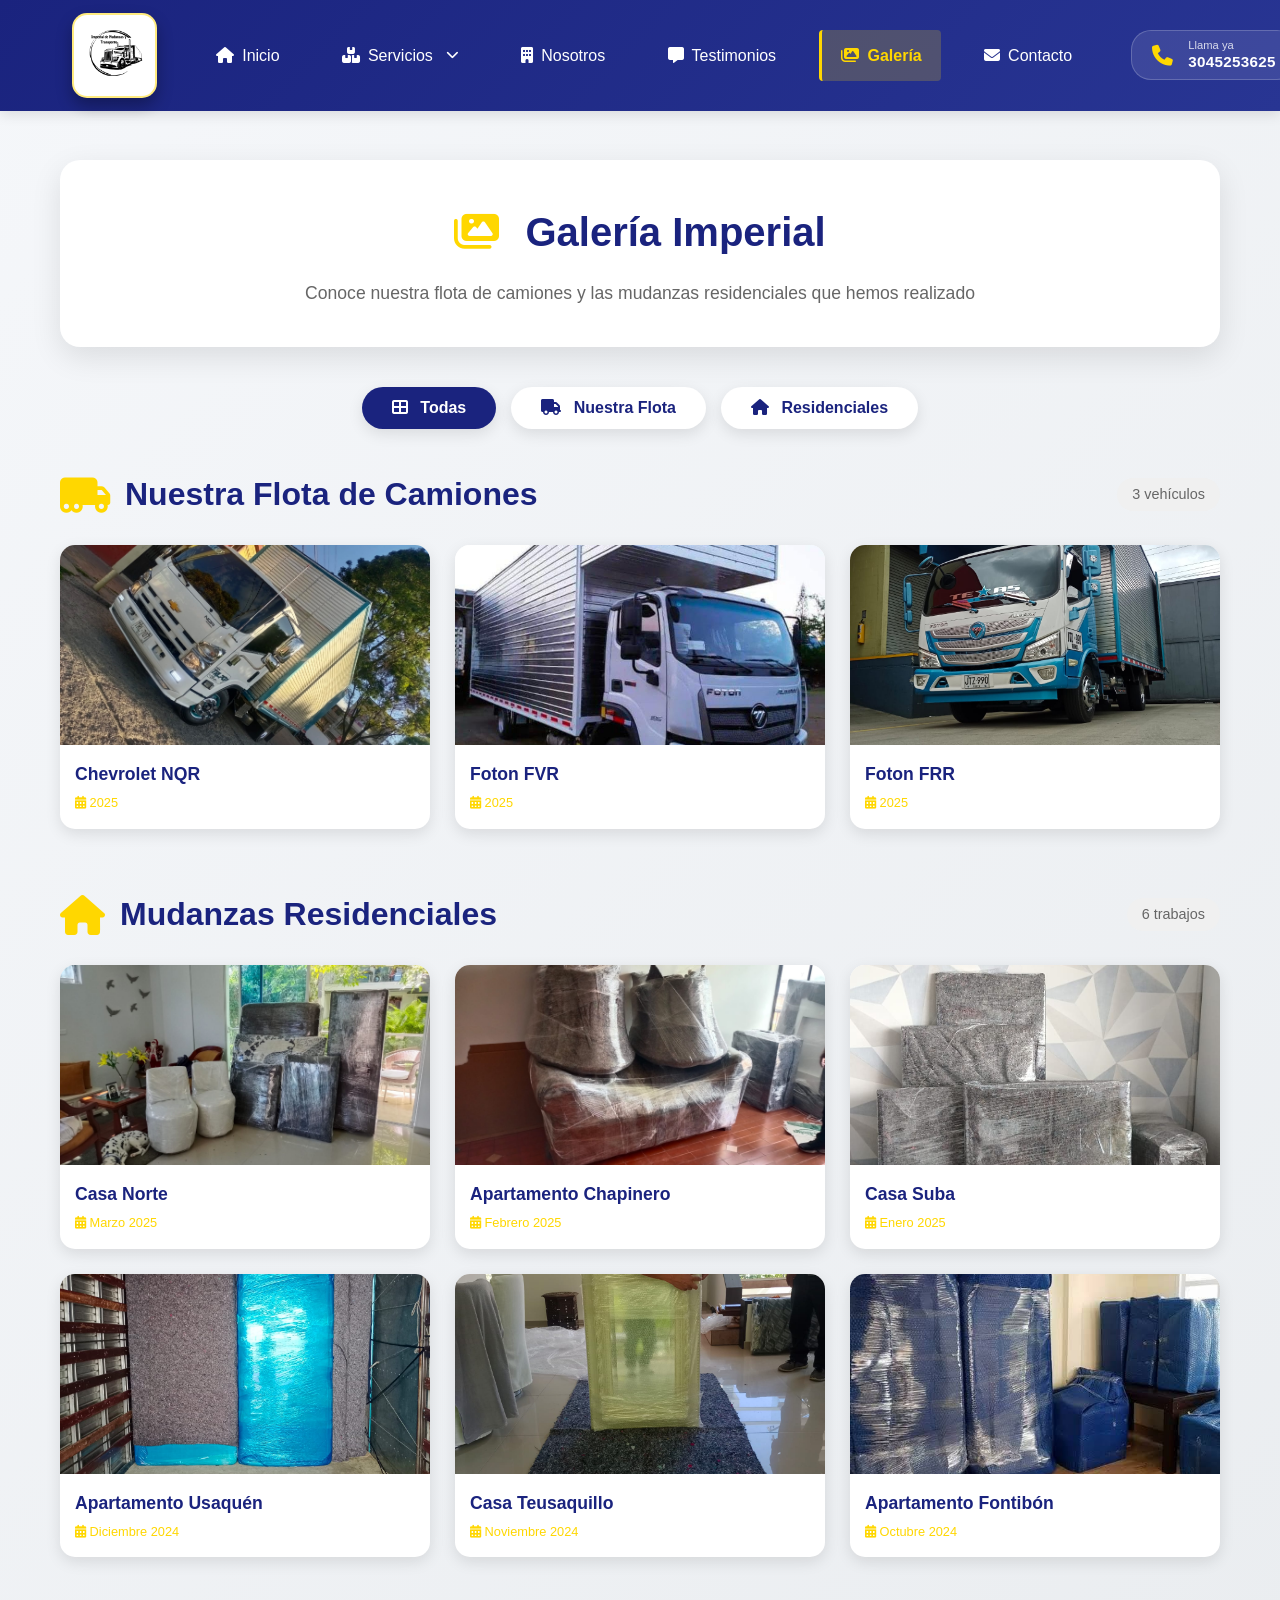
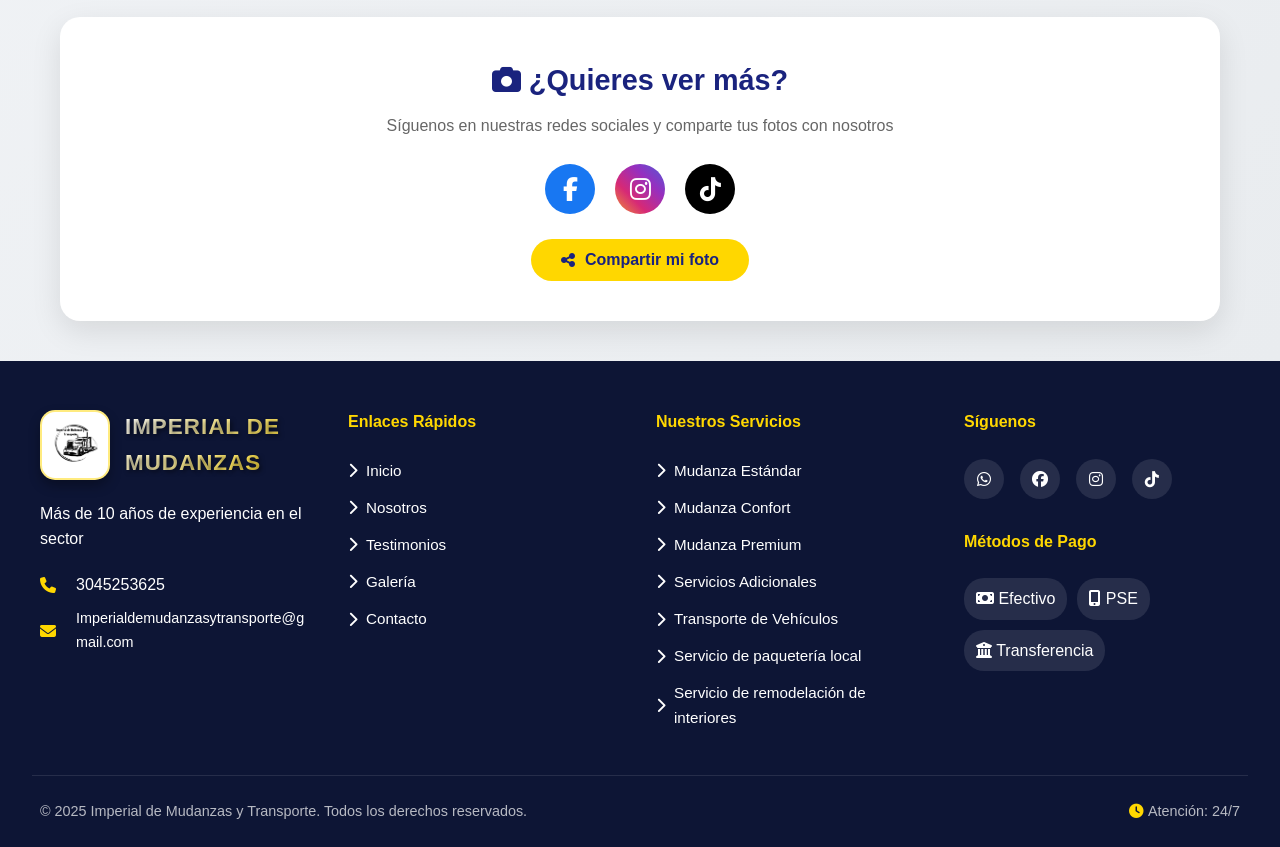
<file: Imperial-mudanzas-html/galeria.html>
<!DOCTYPE html>
<html lang="es">
<head>
    <meta charset="UTF-8">
    <meta name="viewport" content="width=device-width, initial-scale=1.0">
    
    <!-- ======================================== -->
    <!-- GOOGLE ANALYTICS -->
    <!-- ======================================== -->
    <script async src="https://www.googletagmanager.com/gtag/js?id=G-4DJDTXFBBV"></script>
    <script>
      window.dataLayer = window.dataLayer || [];
      function gtag(){dataLayer.push(arguments);}
      gtag('js', new Date());
      gtag('config', 'G-4DJDTXFBBV');
    </script>

    <!-- ======================================== -->
    <!-- TÍTULO Y METADATOS SEO -->
    <!-- ======================================== -->
    <title>Galería de Trabajos | Imperial de Mudanzas - Flota y Mudanzas Residenciales</title>
    <meta name="description" content="Galería de trabajos de Imperial de Mudanzas. Conoce nuestra flota de camiones y las mudanzas residenciales que hemos realizado en Bogotá y Colombia.">
    <meta name="keywords" content="galería mudanzas, fotos mudanzas, camiones mudanza, mudanzas residenciales bogotá, trabajos mudanzas, imperial mudanzas fotos">
    <meta name="author" content="Imperial de Mudanzas">
    <meta name="robots" content="index, follow">
    <meta http-equiv="content-language" content="es-co">
    
    <!-- ======================================== -->
    <!-- OPEN GRAPH -->
    <!-- ======================================== -->
    <meta property="og:type" content="website">
    <meta property="og:url" content="https://tu-proyecto.web.app/galeria.html">
    <meta property="og:title" content="Galería de Trabajos | Imperial de Mudanzas">
    <meta property="og:description" content="Galería de nuestra flota de camiones y mudanzas residenciales realizadas.">
    <meta property="og:image" content="https://tu-proyecto.web.app/images/og-galeria.jpg">
    <meta property="og:image:width" content="1200">
    <meta property="og:image:height" content="630">
    <meta property="og:locale" content="es_CO">
    <meta property="og:site_name" content="Imperial de Mudanzas">
    
    <!-- ======================================== -->
    <!-- TWITTER CARDS -->
    <!-- ======================================== -->
    <meta name="twitter:card" content="summary_large_image">
    <meta name="twitter:title" content="Galería - Imperial de Mudanzas">
    <meta name="twitter:description" content="Conoce nuestros trabajos realizados y flota de camiones.">
    <meta name="twitter:image" content="https://tu-proyecto.web.app/images/twitter-galeria.jpg">
    
    <!-- ======================================== -->
    <!-- FAVICON -->
    <!-- ======================================== -->
    <link rel="icon" type="image/x-icon" href="images/favicon.ico">
    <link rel="shortcut icon" href="images/favicon.ico" type="image/x-icon">
    <link rel="icon" type="image/png" sizes="16x16" href="images/favicon-16x16.png">
    <link rel="icon" type="image/png" sizes="32x32" href="images/favicon-32x32.png">
    <link rel="apple-touch-icon" href="images/apple-touch-icon.png">
    <meta name="msapplication-TileImage" content="images/favicon.ico">
    <meta name="msapplication-TileColor" content="#1a237e">
    <meta name="theme-color" content="#1a237e">
    
    <!-- ======================================== -->
    <!-- ESTILOS Y FUENTES -->
    <!-- ======================================== -->
    <link rel="stylesheet" href="css/styles.css">
    <link rel="stylesheet" href="https://cdnjs.cloudflare.com/ajax/libs/font-awesome/6.4.0/css/all.min.css">
    
    <!-- ======================================== -->
    <!-- ESTILOS ESPECÍFICOS -->
    <!-- ======================================== -->
    <style>
        .galeria-page { padding-top: 120px; background: linear-gradient(135deg, #f5f7fa 0%, #e9ecef 100%); min-height: 100vh; }
        .galeria-container { max-width: 1200px; margin: 0 auto; padding: 40px 20px; }
        
        .galeria-header { text-align: center; margin-bottom: 40px; background: white; padding: 40px; border-radius: 20px; box-shadow: 0 10px 30px rgba(0,0,0,0.1); }
        .galeria-header h1 { color: #1a237e; font-size: 2.5rem; margin-bottom: 15px; }
        .galeria-header h1 i { color: #ffd700; margin-right: 15px; }
        .galeria-header p { color: #666; font-size: 1.1rem; max-width: 800px; margin: 0 auto; }
        
        /* FILTROS */
        .filtros-container { display: flex; justify-content: center; gap: 15px; margin-bottom: 40px; flex-wrap: wrap; }
        .btn-filtro { padding: 12px 30px; border: none; border-radius: 50px; font-weight: 600; font-size: 1rem; cursor: pointer; transition: all 0.3s; background: white; color: #1a237e; box-shadow: 0 5px 15px rgba(0,0,0,0.1); }
        .btn-filtro:hover { transform: translateY(-3px); box-shadow: 0 10px 25px rgba(26,35,126,0.2); }
        .btn-filtro.activo { background: #1a237e; color: white; }
        .btn-filtro i { margin-right: 8px; }
        
        /* SECCIONES DE GALERÍA */
        .seccion-galeria { margin-bottom: 60px; transition: all 0.3s; }
        .seccion-titulo { display: flex; align-items: center; gap: 15px; margin-bottom: 25px; }
        .seccion-titulo i { font-size: 2.5rem; color: #ffd700; }
        .seccion-titulo h2 { color: #1a237e; font-size: 2rem; margin: 0; }
        .seccion-titulo p { color: #666; margin-left: auto; font-size: 0.9rem; background: #f0f0f0; padding: 5px 15px; border-radius: 20px; }
        
        /* Grid de imágenes */
        .grid-galeria { display: grid; grid-template-columns: repeat(3, 1fr); gap: 25px; }
        .tarjeta-imagen { background: white; border-radius: 15px; overflow: hidden; box-shadow: 0 5px 15px rgba(0,0,0,0.1); transition: all 0.3s; }
        .tarjeta-imagen:hover { transform: translateY(-10px); box-shadow: 0 15px 30px rgba(26,35,126,0.2); }
        .contenedor-imagen { width: 100%; height: 200px; overflow: hidden; background: #f0f0f0; }
        .contenedor-imagen img { width: 100%; height: 100%; object-fit: cover; transition: transform 0.3s; }
        .tarjeta-imagen:hover .contenedor-imagen img { transform: scale(1.1); }
        .info-imagen { padding: 15px; }
        .info-imagen h4 { color: #1a237e; margin-bottom: 5px; font-size: 1.1rem; }
        .info-imagen p { color: #666; font-size: 0.9rem; margin: 0; }
        .info-imagen .fecha { color: #ffd700; font-size: 0.8rem; margin-top: 5px; }
        
        /* PIE DE PÁGINA DE GALERÍA */
        .galeria-footer { margin-top: 60px; text-align: center; background: white; padding: 40px; border-radius: 20px; box-shadow: 0 10px 30px rgba(0,0,0,0.1); }
        .galeria-footer h3 { color: #1a237e; font-size: 1.8rem; margin-bottom: 10px; }
        .galeria-footer p { color: #666; margin-bottom: 25px; }
        
        .redes-sociales { display: flex; justify-content: center; gap: 20px; margin-bottom: 25px; }
        .btn-red-social { width: 50px; height: 50px; border-radius: 50%; display: flex; align-items: center; justify-content: center; color: white; text-decoration: none; font-size: 1.5rem; transition: all 0.3s; }
        .btn-red-social:hover { transform: translateY(-5px); }
        .btn-facebook-footer { background: #1877f2; }
        .btn-instagram-footer { background: linear-gradient(45deg, #f09433, #d62976, #962fbf, #4f5bd5); }
        
        .btn-compartir { background: #ffd700; color: #1a237e; padding: 12px 30px; border-radius: 50px; text-decoration: none; font-weight: 600; display: inline-flex; align-items: center; gap: 10px; transition: all 0.3s; border: none; cursor: pointer; font-size: 1rem; }
        .btn-compartir:hover { background: #ffb300; transform: translateY(-3px); box-shadow: 0 10px 20px rgba(255,215,0,0.3); }
        
        /* Estilos menú activo */
        .nav-item.active > a { color: #ffd700 !important; }

        /* RESPONSIVE */
        @media (max-width: 992px) {
            .grid-galeria { grid-template-columns: repeat(2, 1fr); }
        }
        @media (max-width: 576px) {
            .grid-galeria { grid-template-columns: 1fr; }
            .seccion-titulo { flex-direction: column; text-align: center; gap: 5px; }
            .seccion-titulo p { margin-left: 0; }
            .galeria-header h1 { font-size: 2rem; }
        }
    </style>
</head>
<body>

    <!-- ======================================== -->
    <!-- MENÚ DE NAVEGACIÓN -->
    <!-- ======================================== -->
    <nav class="main-nav">
        <div class="nav-container">
            <div class="nav-logo" style="margin-right: 40px;">
                <a href="index.html">
                    <img src="images/logo.png" alt="Imperial de Mudanzas" 
                         style="height: 85px; width: auto; border-radius: 15px; box-shadow: 0 8px 16px rgba(0,0,0,0.3); transition: transform 0.3s, box-shadow 0.3s; border: 2px solid rgba(255,215,0,0.5); background: white; padding: 3px;"
                         onmouseover="this.style.transform='scale(1.05)'; this.style.boxShadow='0 12px 24px rgba(255,215,0,0.4)';"
                         onmouseout="this.style.transform='scale(1)'; this.style.boxShadow='0 8px 16px rgba(0,0,0,0.3)';">
                </a>
            </div>
                            
            <button class="mobile-menu-btn" onclick="abrirMenu()">
                <i class="fas fa-bars"></i>
            </button>
            
            <ul class="nav-menu" id="miMenu">
                <li class="nav-item">
                    <a href="index.html"><i class="fas fa-home"></i> Inicio</a>
                </li>
                
                <li class="nav-item has-submenu">
                    <a href="javascript:void(0);" onclick="abrirSubmenu()">
                        <i class="fas fa-boxes"></i> Servicios <i class="fas fa-chevron-down" id="iconoSubmenu"></i>
                    </a>
                    <ul class="submenu" id="submenuServicios">
                        <li><a href="servicios/mudanza-estandar.html"><i class="fas fa-home"></i> Mudanza Estándar</a></li>
                        <li><a href="servicios/mudanza-confort.html"><i class="fas fa-couch"></i> Mudanza Confort</a></li>
                        <li><a href="servicios/mudanza-premium.html"><i class="fas fa-crown"></i> Mudanza Premium</a></li>
                        <li class="submenu-divider"></li>
                        <li><a href="servicios/servicios-adicionales.html"><i class="fas fa-plus-circle"></i> Servicios Adicionales</a></li>
                        <li><a href="servicios/transporte-vehiculos.html"><i class="fas fa-truck-moving"></i> Transporte de Vehículos</a></li>
                        <li><a href="servicios/paqueteria-local.html"><i class="fas fa-city"></i> Servicio de paquetería local</a></li>
                        <li><a href="servicios/remodelacion-interiores.html"><i class="fas fa-tools"></i> Servicio de remodelación de interiores</a></li>
                    </ul>
                </li>
                
                <li class="nav-item">
                    <a href="nosotros.html"><i class="fas fa-building"></i> Nosotros</a>
                </li>
                
                <li class="nav-item">
                    <a href="testimonios.html"><i class="fas fa-comment-alt"></i> Testimonios</a>
                </li>
    
                <li class="nav-item active">
                    <a href="galeria.html"><i class="fas fa-images"></i> Galería</a>
                </li>
    
                <li class="nav-item">
                    <a href="contacto.html"><i class="fas fa-envelope"></i> Contacto</a>
                </li>
            </ul>
            
            <div class="nav-contact">
                <a href="tel:3045253625" class="contact-phone">
                    <i class="fas fa-phone"></i>
                    <div class="phone-text">
                        <span class="phone-label">Llama ya</span>
                        <span class="phone-number">3045253625</span>
                    </div>
                </a>
                <a href="index.html#contacto" class="nav-cta">
                    <i class="fas fa-phone-alt"></i> Cotizar
                </a>
            </div>
        </div>
    </nav>
    
    <div class="galeria-page">
        <div class="galeria-container">
            
            <!-- HEADER -->
            <div class="galeria-header">
                <h1>
                    <i class="fas fa-images"></i>
                    Galería Imperial
                </h1>
                <p>Conoce nuestra flota de camiones y las mudanzas residenciales que hemos realizado</p>
            </div>
            
            <!-- FILTROS -->
            <div class="filtros-container" id="filtros">
                <button class="btn-filtro activo" onclick="filtrarGaleria('todas')">
                    <i class="fas fa-th-large"></i> Todas
                </button>
                <button class="btn-filtro" onclick="filtrarGaleria('flota')">
                    <i class="fas fa-truck"></i> Nuestra Flota
                </button>
                <button class="btn-filtro" onclick="filtrarGaleria('residencial')">
                    <i class="fas fa-home"></i> Residenciales
                </button>
            </div>
            
            <!-- SECCIÓN 1: NUESTRA FLOTA -->
            <div class="seccion-galeria" id="seccion-flota">
                <div class="seccion-titulo">
                    <i class="fas fa-truck-moving"></i>
                    <h2>Nuestra Flota de Camiones</h2>
                    <p>3 vehículos</p>
                </div>
                
                <div class="grid-galeria">
                    <!-- Camión 1 -->
                    <div class="tarjeta-imagen">
                        <div class="contenedor-imagen">
                            <img src="images/galeria/flota/camion-1.jpeg" alt="Chevrolet NQR">
                        </div>
                        <div class="info-imagen">
                            <h4>Chevrolet NQR</h4>
                            <div class="fecha"><i class="fas fa-calendar-alt"></i> 2025</div>
                        </div>
                    </div>
                    
                    <!-- Camión 2 -->
                    <div class="tarjeta-imagen">
                        <div class="contenedor-imagen">
                            <img src="images/galeria/flota/camion-2.jpeg" alt="Foton FVR">
                        </div>
                        <div class="info-imagen">
                            <h4>Foton FVR</h4>
                            <div class="fecha"><i class="fas fa-calendar-alt"></i> 2025</div>
                        </div>
                    </div>
                    
                    <!-- Camión 3 -->
                    <div class="tarjeta-imagen">
                        <div class="contenedor-imagen">
                            <img src="images/galeria/flota/camion-3.jpeg" alt="Foton FRR">
                        </div>
                        <div class="info-imagen">
                            <h4>Foton FRR</h4>
                            <div class="fecha"><i class="fas fa-calendar-alt"></i> 2025</div>
                        </div>
                    </div>
                </div>
            </div>
            
            <!-- SECCIÓN 2: MUDANZAS RESIDENCIALES -->
            <div class="seccion-galeria" id="seccion-residencial">
                <div class="seccion-titulo">
                    <i class="fas fa-home"></i>
                    <h2>Mudanzas Residenciales</h2>
                    <p>6 trabajos</p>
                </div>
                
                <div class="grid-galeria">
                    <!-- Casa Norte -->
                    <div class="tarjeta-imagen">
                        <div class="contenedor-imagen">
                            <img src="images/galeria/residencial/casa-norte.jpeg" alt="Mudanza residencial en Casa Norte">
                        </div>
                        <div class="info-imagen">
                            <h4>Casa Norte</h4>
                            <div class="fecha"><i class="fas fa-calendar-alt"></i> Marzo 2025</div>
                        </div>
                    </div>
                    
                    <!-- Apartamento Chapinero -->
                    <div class="tarjeta-imagen">
                        <div class="contenedor-imagen">
                            <img src="images/galeria/residencial/apto-chapinero.jpeg" alt="Mudanza en apartamento Chapinero">
                        </div>
                        <div class="info-imagen">
                            <h4>Apartamento Chapinero</h4>
                            <div class="fecha"><i class="fas fa-calendar-alt"></i> Febrero 2025</div>
                        </div>
                    </div>
                    
                    <!-- Casa Suba -->
                    <div class="tarjeta-imagen">
                        <div class="contenedor-imagen">
                            <img src="images/galeria/residencial/casa-suba.jpeg" alt="Mudanza residencial en Suba">
                        </div>
                        <div class="info-imagen">
                            <h4>Casa Suba</h4>
                            <div class="fecha"><i class="fas fa-calendar-alt"></i> Enero 2025</div>
                        </div>
                    </div>
                    
                    <!-- Apartamento Usaquén -->
                    <div class="tarjeta-imagen">
                        <div class="contenedor-imagen">
                            <img src="images/galeria/residencial/apto-usaquen.jpeg" alt="Mudanza en apartamento Usaquén">
                        </div>
                        <div class="info-imagen">
                            <h4>Apartamento Usaquén</h4>
                            <div class="fecha"><i class="fas fa-calendar-alt"></i> Diciembre 2024</div>
                        </div>
                    </div>
                    
                    <!-- Casa Teusaquillo -->
                    <div class="tarjeta-imagen">
                        <div class="contenedor-imagen">
                            <img src="images/galeria/residencial/casa-teusaquillo.jpeg" alt="Mudanza residencial en Teusaquillo">
                        </div>
                        <div class="info-imagen">
                            <h4>Casa Teusaquillo</h4>
                            <div class="fecha"><i class="fas fa-calendar-alt"></i> Noviembre 2024</div>
                        </div>
                    </div>
                    
                    <!-- Apartamento Fontibón -->
                    <div class="tarjeta-imagen">
                        <div class="contenedor-imagen">
                            <img src="images/galeria/residencial/apto-fontibon.jpeg" alt="Mudanza en apartamento Fontibón">
                        </div>
                        <div class="info-imagen">
                            <h4>Apartamento Fontibón</h4>
                            <div class="fecha"><i class="fas fa-calendar-alt"></i> Octubre 2024</div>
                        </div>
                    </div>
                </div>
            </div>
            
            <!-- PIE DE PÁGINA DE GALERÍA -->
            <div class="galeria-footer">
                <h3><i class="fas fa-camera"></i> ¿Quieres ver más?</h3>
                <p>Síguenos en nuestras redes sociales y comparte tus fotos con nosotros</p>
                
                <div class="redes-sociales">
                    <a href="https://www.facebook.com/share/18BxR83M6Z/" target="_blank" class="btn-red-social btn-facebook-footer">
                        <i class="fab fa-facebook-f"></i>
                    </a>
                    <a href="https://www.instagram.com/imperialdemudanzasytransporte?igsh=a3E5OGJsY3d3NTR4" target="_blank" class="btn-red-social btn-instagram-footer">
                        <i class="fab fa-instagram"></i>
                    </a>
                    <a href="https://www.tiktok.com/@imperial.de.mudan?_r=1&_t=ZS-94p88LyYHeH" target="_blank" class="btn-red-social" style="background: #000000;">
                        <i class="fab fa-tiktok"></i>
                    </a>
                </div>
                
                <!-- BOTÓN COMPARTIR CON OPCIONES -->
                <div style="position: relative; display: inline-block;">
                    <button onclick="mostrarOpcionesCompartir()" class="btn-compartir">
                        <i class="fas fa-share-alt"></i> Compartir mi foto
                    </button>
                    <div id="opcionesCompartir" style="display: none; position: absolute; bottom: 100%; left: 50%; transform: translateX(-50%); background: white; border-radius: 10px; box-shadow: 0 5px 20px rgba(0,0,0,0.2); margin-bottom: 10px; min-width: 200px; z-index: 100;">
                        <a href="javascript:void(0);" onclick="compartirWhatsApp()" style="display: flex; align-items: center; gap: 10px; padding: 12px 15px; text-decoration: none; color: #333; border-bottom: 1px solid #eee;">
                            <i class="fab fa-whatsapp" style="color: #25D366; font-size: 1.2rem;"></i> WhatsApp
                        </a>
                        <a href="javascript:void(0);" onclick="compartirFacebook()" style="display: flex; align-items: center; gap: 10px; padding: 12px 15px; text-decoration: none; color: #333; border-bottom: 1px solid #eee;">
                            <i class="fab fa-facebook" style="color: #1877f2; font-size: 1.2rem;"></i> Facebook
                        </a>
                        <a href="javascript:void(0);" onclick="compartirEmail()" style="display: flex; align-items: center; gap: 10px; padding: 12px 15px; text-decoration: none; color: #333;">
                            <i class="fas fa-envelope" style="color: #ffd700; font-size: 1.2rem;"></i> Email
                        </a>
                    </div>
                </div>
            </div>
        </div>
    </div>
    
    <!-- ======================================== -->
    <!-- FOOTER ACTUALIZADO -->
    <!-- ======================================== -->
    <footer class="footer">
        <div class="footer-content">
            <div class="footer-logo">
                <a href="index.html" style="display: flex; align-items: center; gap: 15px; text-decoration: none; margin-bottom: 20px;">
                    <img src="images/logo.png" alt="Imperial de Mudanzas" style="height: 70px; width: auto; border-radius: 15px; box-shadow: 0 6px 12px rgba(0,0,0,0.3); border: 2px solid rgba(255,215,0,0.5); background: white; padding: 3px;">
                    <span style="color: white; font-weight: 700; font-size: 1.4rem; text-shadow: 2px 2px 4px rgba(0,0,0,0.5); letter-spacing: 1px; background: linear-gradient(135deg, #fff 0%, #ffd700 100%); -webkit-background-clip: text; -webkit-text-fill-color: transparent; background-clip: text;">IMPERIAL DE MUDANZAS</span>
                </a>
                <p>Más de 10 años de experiencia en el sector</p>
                <div style="margin-top: 20px;">
                    <p style="display: flex; align-items: center; gap: 10px; margin-bottom: 10px;"><i class="fas fa-phone" style="color: #ffd700;"></i> <span>3045253625</span></p>
                    <p style="display: flex; align-items: center; gap: 10px; word-break: break-word;"><i class="fas fa-envelope" style="color: #ffd700; flex-shrink: 0;"></i><span style="font-size: 0.9rem;">Imperialdemudanzasytransporte@gmail.com</span></p>
                </div>
            </div>
            
            <div class="footer-links">
                <h4>Enlaces Rápidos</h4>
                <ul>
                    <li><a href="index.html"><i class="fas fa-chevron-right"></i> Inicio</a></li>
                    <li><a href="nosotros.html"><i class="fas fa-chevron-right"></i> Nosotros</a></li>
                    <li><a href="testimonios.html"><i class="fas fa-chevron-right"></i> Testimonios</a></li>
                    <li><a href="galeria.html"><i class="fas fa-chevron-right"></i> Galería</a></li>
                    <li><a href="contacto.html"><i class="fas fa-chevron-right"></i> Contacto</a></li>
                </ul>
            </div>
            
            <div class="footer-links">
                <h4>Nuestros Servicios</h4>
                <ul>
                    <li><a href="servicios/mudanza-estandar.html"><i class="fas fa-chevron-right"></i> Mudanza Estándar</a></li>
                    <li><a href="servicios/mudanza-confort.html"><i class="fas fa-chevron-right"></i> Mudanza Confort</a></li>
                    <li><a href="servicios/mudanza-premium.html"><i class="fas fa-chevron-right"></i> Mudanza Premium</a></li>
                    <li><a href="servicios/servicios-adicionales.html"><i class="fas fa-chevron-right"></i> Servicios Adicionales</a></li>
                    <li><a href="servicios/transporte-vehiculos.html"><i class="fas fa-chevron-right"></i> Transporte de Vehículos</a></li>
                    <li><a href="servicios/paqueteria-local.html"><i class="fas fa-chevron-right"></i> Servicio de paquetería local</a></li>
                    <li><a href="servicios/remodelacion-interiores.html"><i class="fas fa-chevron-right"></i> Servicio de remodelación de interiores</a></li>
                </ul>
            </div>
            
            <div class="footer-social">
                <h4>Síguenos</h4>
                <div class="social-icons">
                    <a href="https://wa.me/573045253625" target="_blank" title="WhatsApp"><i class="fab fa-whatsapp"></i></a>
                    <a href="https://www.facebook.com/share/18BxR83M6Z/" target="_blank" title="Facebook"><i class="fab fa-facebook"></i></a>
                    <a href="https://www.instagram.com/imperialdemudanzasytransporte?igsh=a3E5OGJsY3d3NTR4" target="_blank" title="Instagram"><i class="fab fa-instagram"></i></a>
                    <a href="https://www.tiktok.com/@imperial.de.mudan?_r=1&_t=ZS-94p88LyYHeH" target="_blank" title="TikTok"><i class="fab fa-tiktok"></i></a>
                </div>
                <div style="margin-top: 30px;">
                    <h4>Métodos de Pago</h4>
                    <div style="display: flex; gap: 10px; margin-top: 15px; flex-wrap: wrap;">
                        <span style="background: rgba(255,255,255,0.1); padding: 8px 12px; border-radius: 20px;"><i class="fas fa-money-bill"></i> Efectivo</span>
                        <span style="background: rgba(255,255,255,0.1); padding: 8px 12px; border-radius: 20px;"><i class="fas fa-mobile-alt"></i> PSE</span>
                        <span style="background: rgba(255,255,255,0.1); padding: 8px 12px; border-radius: 20px;"><i class="fas fa-university"></i> Transferencia</span>
                    </div>
                </div>
            </div>
        </div>
        <div class="footer-bottom">
            <div style="max-width: 1200px; margin: 0 auto; display: flex; justify-content: space-between; align-items: center; flex-wrap: wrap; gap: 20px;">
                <p>&copy; 2025 Imperial de Mudanzas y Transporte. Todos los derechos reservados.</p>
                <p style="display: flex; align-items: center; gap: 5px;"><i class="fas fa-clock" style="color: #ffd700;"></i> Atención: 24/7</p>
            </div>
        </div>
    </footer>

    <button class="scroll-top-btn" id="scrollTopBtn" title="Volver arriba"><i class="fas fa-arrow-up"></i></button>

    <!-- SCRIPTS -->
    <script>
        // Menú
        function abrirMenu() { document.getElementById('miMenu').classList.toggle('active'); }
        function abrirSubmenu() {
            var submenu = document.getElementById('submenuServicios');
            var icono = document.getElementById('iconoSubmenu');
            submenu.classList.toggle('show');
            if (submenu.classList.contains('show')) { icono.style.transform = 'rotate(180deg)'; } else { icono.style.transform = 'rotate(0deg)'; }
        }
        document.addEventListener('click', function(event) {
            if (!event.target.closest('.main-nav')) {
                document.getElementById('miMenu').classList.remove('active');
                document.getElementById('submenuServicios').classList.remove('show');
                document.getElementById('iconoSubmenu').style.transform = 'rotate(0deg)';
            }
        });

        // Scroll Top
        window.onscroll = function() {
            const scrollBtn = document.getElementById('scrollTopBtn');
            if (document.body.scrollTop > 300 || document.documentElement.scrollTop > 300) { scrollBtn.classList.add('show'); } else { scrollBtn.classList.remove('show'); }
        };
        document.getElementById('scrollTopBtn')?.addEventListener('click', function() { window.scrollTo({ top: 0, behavior: 'smooth' }); });

        // Función para filtrar la galería
        function filtrarGaleria(filtro) {
            const seccionFlota = document.getElementById('seccion-flota');
            const seccionResidencial = document.getElementById('seccion-residencial');
            const botones = document.querySelectorAll('.btn-filtro');
            
            // Actualizar clase activa en botones
            botones.forEach(btn => {
                btn.classList.remove('activo');
            });
            event.target.classList.add('activo');
            
            // Mostrar/ocultar según filtro
            if (filtro === 'todas') {
                seccionFlota.style.display = 'block';
                seccionResidencial.style.display = 'block';
            } else if (filtro === 'flota') {
                seccionFlota.style.display = 'block';
                seccionResidencial.style.display = 'none';
            } else if (filtro === 'residencial') {
                seccionFlota.style.display = 'none';
                seccionResidencial.style.display = 'block';
            }
        }

        // Compartir
        function mostrarOpcionesCompartir() {
            const opciones = document.getElementById('opcionesCompartir');
            if (opciones.style.display === 'none' || opciones.style.display === '') {
                opciones.style.display = 'block';
            } else {
                opciones.style.display = 'none';
            }
        }

        document.addEventListener('click', function(event) {
            const opciones = document.getElementById('opcionesCompartir');
            const boton = event.target.closest('.btn-compartir');
            if (!boton && opciones) {
                opciones.style.display = 'none';
            }
        });

        function compartirWhatsApp() {
            const mensaje = encodeURIComponent("¡Hola! Quiero compartir mi experiencia con Imperial de Mudanzas. Hicieron un excelente trabajo en mi mudanza. 🚚✨");
            window.open(`https://wa.me/573045253625?text=${mensaje}`, '_blank');
            document.getElementById('opcionesCompartir').style.display = 'none';
        }

        function compartirFacebook() {
            const url = encodeURIComponent('https://tu-proyecto.web.app/galeria.html');
            window.open(`https://www.facebook.com/sharer/sharer.php?u=${url}`, '_blank');
            document.getElementById('opcionesCompartir').style.display = 'none';
        }

        function compartirEmail() {
            const asunto = encodeURIComponent("Mi experiencia con Imperial de Mudanzas");
            const cuerpo = encodeURIComponent("Hola,\n\nQuiero compartir mi experiencia con Imperial de Mudanzas. Han hecho un excelente trabajo en mi mudanza.\n\nPueden ver más en: https://tu-proyecto.web.app/galeria.html");
            window.location.href = `mailto:Imperialdemudanzasytransporte@gmail.com?subject=${asunto}&body=${cuerpo}`;
            document.getElementById('opcionesCompartir').style.display = 'none';
        }
    </script>

    <!-- DATOS ESTRUCTURADOS JSON-LD -->
    <script type="application/ld+json">
    {
        "@context": "https://schema.org",
        "@type": "ImageGallery",
        "name": "Galería de Imperial de Mudanzas",
        "description": "Galería de nuestra flota de camiones y mudanzas residenciales realizadas en Bogotá y Colombia.",
        "url": "https://tu-proyecto.web.app/galeria.html",
        "image": [
            { "@type": "ImageObject", "contentUrl": "https://tu-proyecto.web.app/images/galeria/flota/camion-1.jpeg", "name": "Chevrolet NQR" },
            { "@type": "ImageObject", "contentUrl": "https://tu-proyecto.web.app/images/galeria/flota/camion-2.jpeg", "name": "Foton FVR" },
            { "@type": "ImageObject", "contentUrl": "https://tu-proyecto.web.app/images/galeria/flota/camion-3.jpeg", "name": "Foton FRR" }
        ]
    }
    </script>
</body>
</html>
</file>
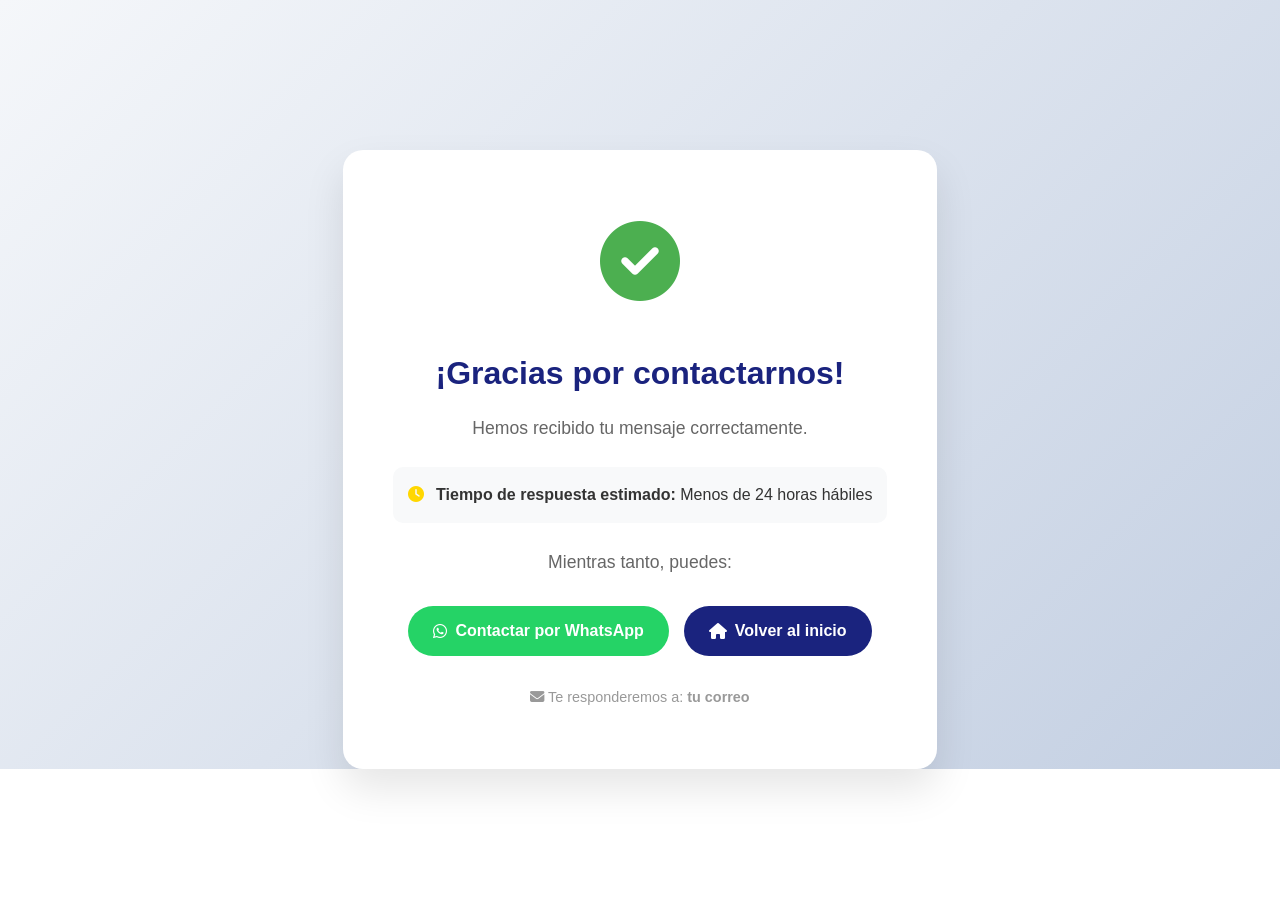
<file: Imperial-mudanzas-html/gracias-contacto.html>
<!DOCTYPE html>
<html lang="es">
<head>
    <meta charset="UTF-8">
    <meta name="viewport" content="width=device-width, initial-scale=1.0">
    <title>Mensaje Enviado - Imperial de Mudanzas</title>
    <link rel="stylesheet" href="css/styles.css">
    <link rel="stylesheet" href="https://cdnjs.cloudflare.com/ajax/libs/font-awesome/6.4.0/css/all.min.css">
    <style>
        .gracias-page {
            padding-top: 150px;
            min-height: 80vh;
            background: linear-gradient(135deg, #f5f7fa 0%, #c3cfe2 100%);
            display: flex;
            align-items: center;
            justify-content: center;
        }
        
        .gracias-container {
            max-width: 600px;
            margin: 0 auto;
            padding: 50px;
            background: white;
            border-radius: 20px;
            box-shadow: 0 20px 40px rgba(0,0,0,0.1);
            text-align: center;
        }
        
        .icono-exito {
            font-size: 5rem;
            color: #4CAF50;
            margin-bottom: 20px;
            animation: bounce 1s ease;
        }
        
        @keyframes bounce {
            0%, 100% { transform: scale(1); }
            50% { transform: scale(1.2); }
        }
        
        h1 {
            color: #1a237e;
            margin-bottom: 15px;
        }
        
        .nombre-cliente {
            color: #ffd700;
            font-weight: 700;
        }
        
        p {
            color: #666;
            font-size: 1.1rem;
            margin-bottom: 10px;
            line-height: 1.6;
        }
        
        .tiempo-respuesta {
            background: #f8f9fa;
            padding: 15px;
            border-radius: 10px;
            margin: 25px 0;
        }
        
        .tiempo-respuesta i {
            color: #ffd700;
            margin-right: 8px;
        }
        
        .acciones-rapidas {
            display: flex;
            gap: 15px;
            justify-content: center;
            margin: 30px 0;
            flex-wrap: wrap;
        }
        
        .btn-accion {
            padding: 12px 25px;
            border-radius: 50px;
            text-decoration: none;
            font-weight: 600;
            transition: all 0.3s;
            display: inline-flex;
            align-items: center;
            gap: 8px;
        }
        
        .btn-wsp {
            background: #25D366;
            color: white;
        }
        
        .btn-wsp:hover {
            background: #128C7E;
            transform: translateY(-3px);
        }
        
        .btn-inicio {
            background: #1a237e;
            color: white;
        }
        
        .btn-inicio:hover {
            background: #283593;
            transform: translateY(-3px);
        }
        
        @media (max-width: 768px) {
            .gracias-container {
                padding: 30px 20px;
                margin: 0 15px;
            }
            
            h1 {
                font-size: 1.8rem;
            }
            
            .acciones-rapidas {
                flex-direction: column;
            }
            
            .btn-accion {
                width: 100%;
                justify-content: center;
            }
        }
    </style>
</head>
<body>
    <div class="gracias-page">
        <div class="gracias-container">
            <div class="icono-exito">
                <i class="fas fa-check-circle"></i>
            </div>
            
            <!-- Aquí el JS inyectará el nombre -->
            <h1>¡Gracias por contactarnos<span id="saludo-nombre"></span>!</h1>
            
            <p>Hemos recibido tu mensaje correctamente.</p>
            
            <div class="tiempo-respuesta">
                <i class="fas fa-clock"></i>
                <strong>Tiempo de respuesta estimado:</strong> Menos de 24 horas hábiles
            </div>
            
            <p>Mientras tanto, puedes:</p>
            
            <div class="acciones-rapidas">
                <a href="https://wa.me/573045253625" target="_blank" class="btn-accion btn-wsp">
                    <i class="fab fa-whatsapp"></i> Contactar por WhatsApp
                </a>
                <a href="index.html" class="btn-accion btn-inicio">
                    <i class="fas fa-home"></i> Volver al inicio
                </a>
            </div>
            
            <p style="margin-top: 30px; font-size: 0.9rem; color: #999;">
                <i class="fas fa-envelope"></i> Te responderemos a: <strong id="email-cliente">tu correo</strong>
            </p>
        </div>
    </div>

    <script>
        // Recuperar nombre y correo que guardamos desde contacto.html
        document.addEventListener('DOMContentLoaded', function() {
            const nombre = localStorage.getItem('cliente_nombre');
            const email = localStorage.getItem('cliente_email');
            
            if (nombre) {
                document.getElementById('saludo-nombre').textContent = ', ' + nombre;
            }
            if (email) {
                document.getElementById('email-cliente').textContent = email;
            }
        });
    </script>
</body>
</html>
</file>
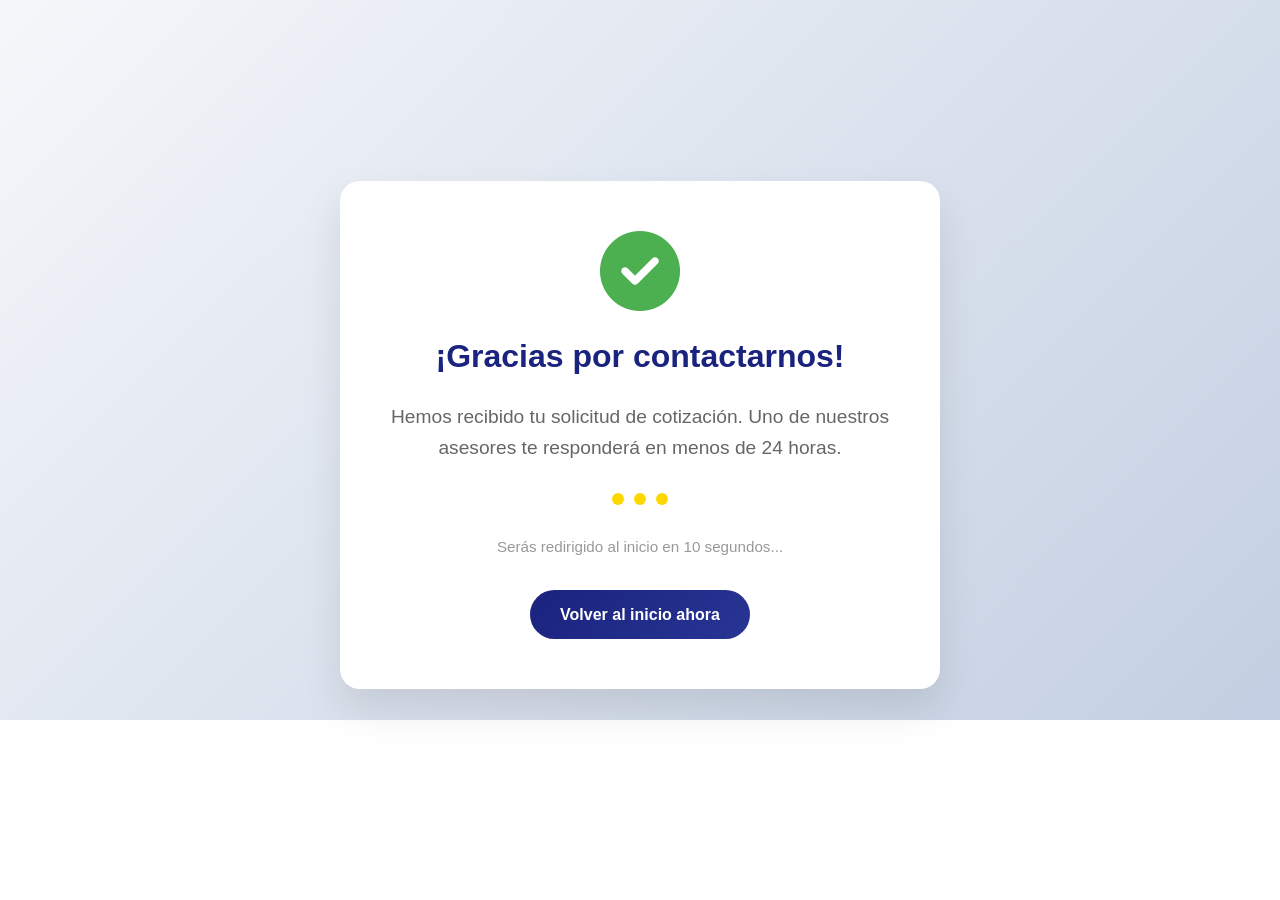
<file: Imperial-mudanzas-html/gracias.html>
<!DOCTYPE html>
<html lang="es">
<head>
    <meta charset="UTF-8">
    <meta name="viewport" content="width=device-width, initial-scale=1.0">
    <title>¡Gracias por contactarnos! - Imperial de Mudanzas</title>
    <link rel="stylesheet" href="css/styles.css">
    <link rel="stylesheet" href="https://cdnjs.cloudflare.com/ajax/libs/font-awesome/6.4.0/css/all.min.css">
    <style>
        .gracias-page {
            padding-top: 150px;
            min-height: 80vh;
            background: linear-gradient(135deg, #f5f7fa 0%, #c3cfe2 100%);
            display: flex;
            align-items: center;
            justify-content: center;
        }
        .gracias-container {
            max-width: 600px;
            margin: 0 auto;
            padding: 50px;
            background: white;
            border-radius: 20px;
            box-shadow: 0 20px 40px rgba(0,0,0,0.1);
            text-align: center;
        }
        .check-icon {
            font-size: 5rem;
            color: #4CAF50;
            margin-bottom: 20px;
        }
        h1 { color: #1a237e; margin-bottom: 20px; }
        p { color: #666; font-size: 1.2rem; margin-bottom: 30px; }
        .loading { display: flex; justify-content: center; gap: 10px; margin: 30px 0; }
        .loading span { width: 12px; height: 12px; background: #ffd700; border-radius: 50%; animation: loading 1s infinite ease-in-out; }
        .loading span:nth-child(2) { animation-delay: 0.2s; }
        .loading span:nth-child(3) { animation-delay: 0.4s; }
        @keyframes loading {
            0%, 100% { transform: scale(0.5); opacity: 0.5; }
            50% { transform: scale(1.2); opacity: 1; }
        }
        .btn-volver {
            display: inline-block; padding: 12px 30px;
            background: linear-gradient(135deg, #1a237e 0%, #283593 100%);
            color: white; text-decoration: none; border-radius: 50px; font-weight: 600; transition: all 0.3s;
        }
        .btn-volver:hover { transform: translateY(-3px); box-shadow: 0 10px 20px rgba(26, 35, 126, 0.3); }
        .nombre-cliente { color: #ffd700; font-weight: 700; }
    </style>
</head>
<body>
    <div class="gracias-page">
        <div class="gracias-container">
            <i class="fas fa-check-circle check-icon"></i>
            <h1>¡Gracias por contactarnos<span id="saludo-nombre"></span>!</h1>
            <p>Hemos recibido tu solicitud de cotización. Uno de nuestros asesores te responderá en menos de 24 horas.</p>
            
            <div class="loading">
                <span></span>
                <span></span>
                <span></span>
            </div>
            
            <p style="font-size: 0.95rem; color: #999;">
                Serás redirigido al inicio en <span id="contador">10</span> segundos...
            </p>
            
            <!-- Importante: Enlace actualizado a index.html -->
            <a href="index.html" class="btn-volver">Volver al inicio ahora</a>
        </div>
    </div>

    <script>
        // 1. Recuperar el nombre guardado en el index
        document.addEventListener('DOMContentLoaded', function() {
            const nombre = localStorage.getItem('cliente_nombre');
            if (nombre) {
                document.getElementById('saludo-nombre').textContent = ', ' + nombre;
            }
        });

        // 2. Lógica del contador (Redirige a index.html)
        let segundos = 10;
        const contador = document.getElementById('contador');
        
        const intervalo = setInterval(() => {
            segundos--;
            contador.textContent = segundos;
            
            if (segundos <= 0) {
                clearInterval(intervalo);
                window.location.href = 'index.html'; // Cambiado de .php a .html
            }
        }, 1000);
    </script>
</body>
</html>
</file>
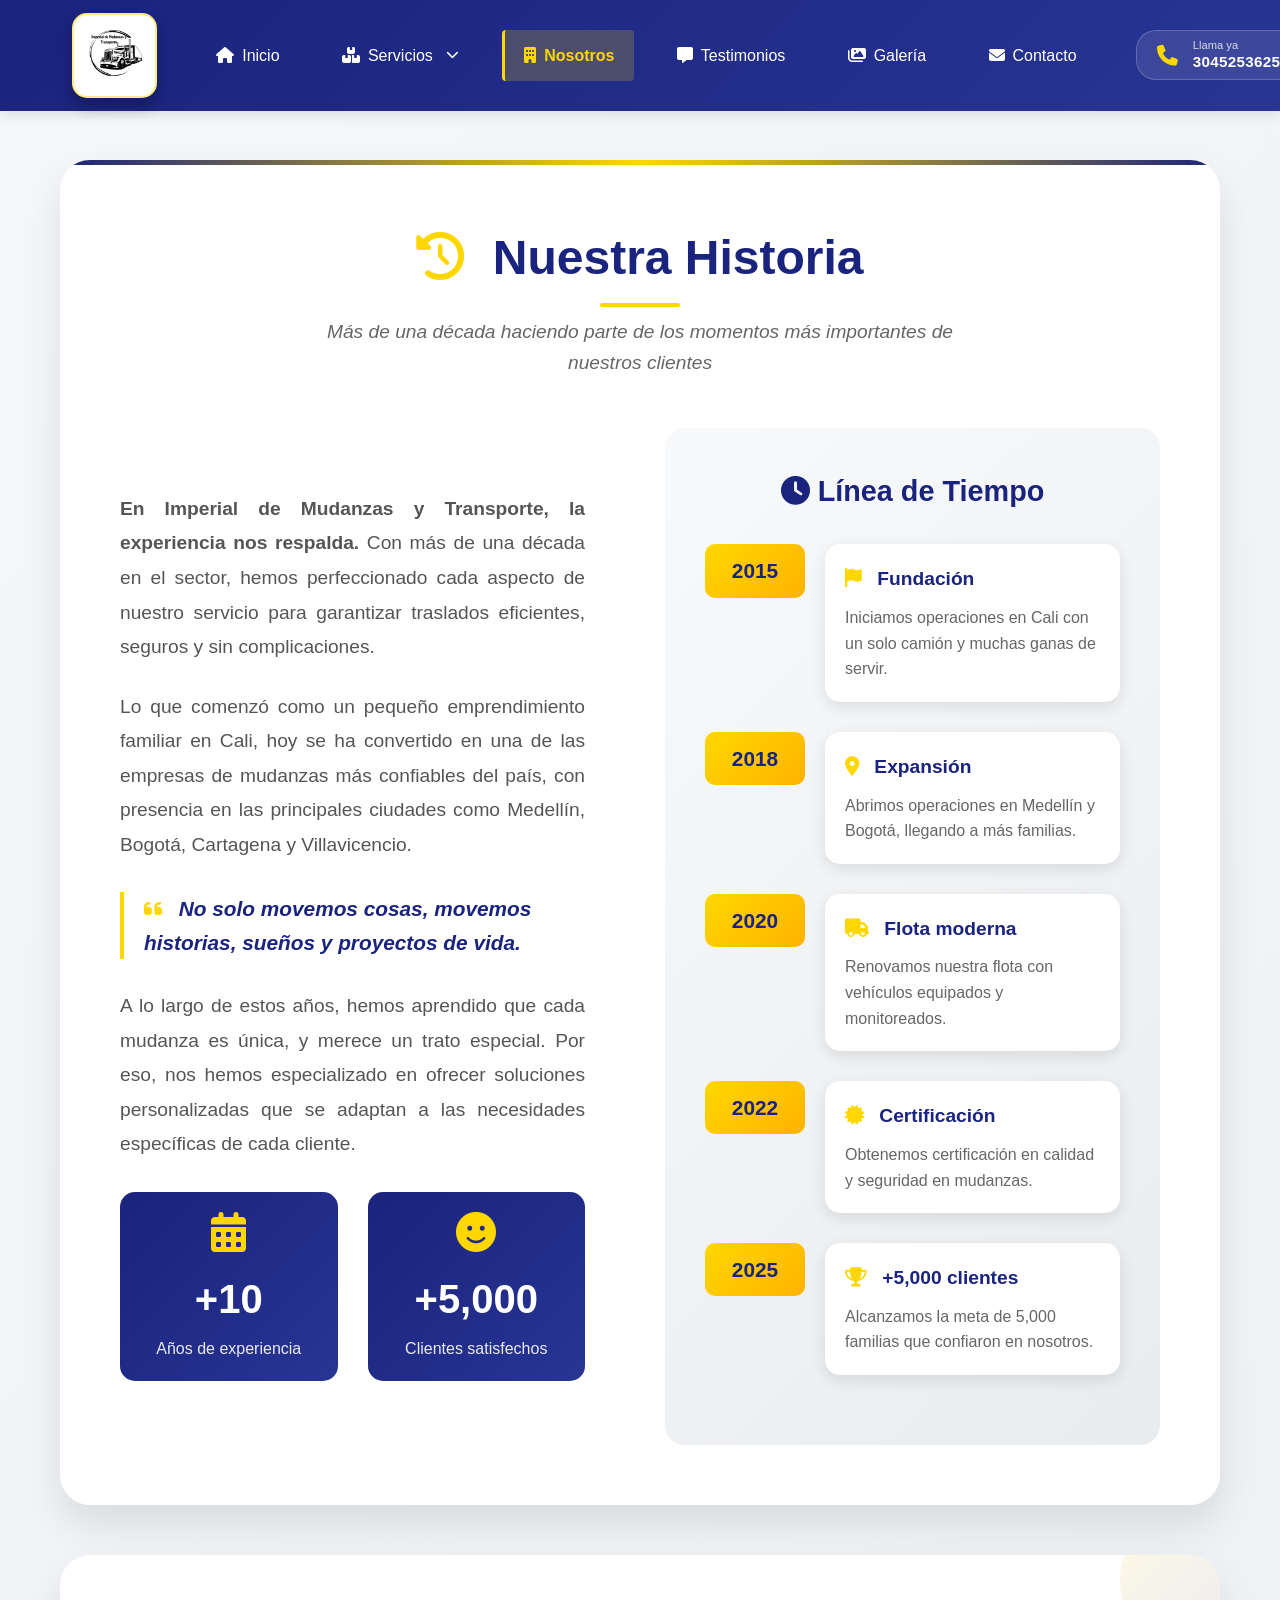
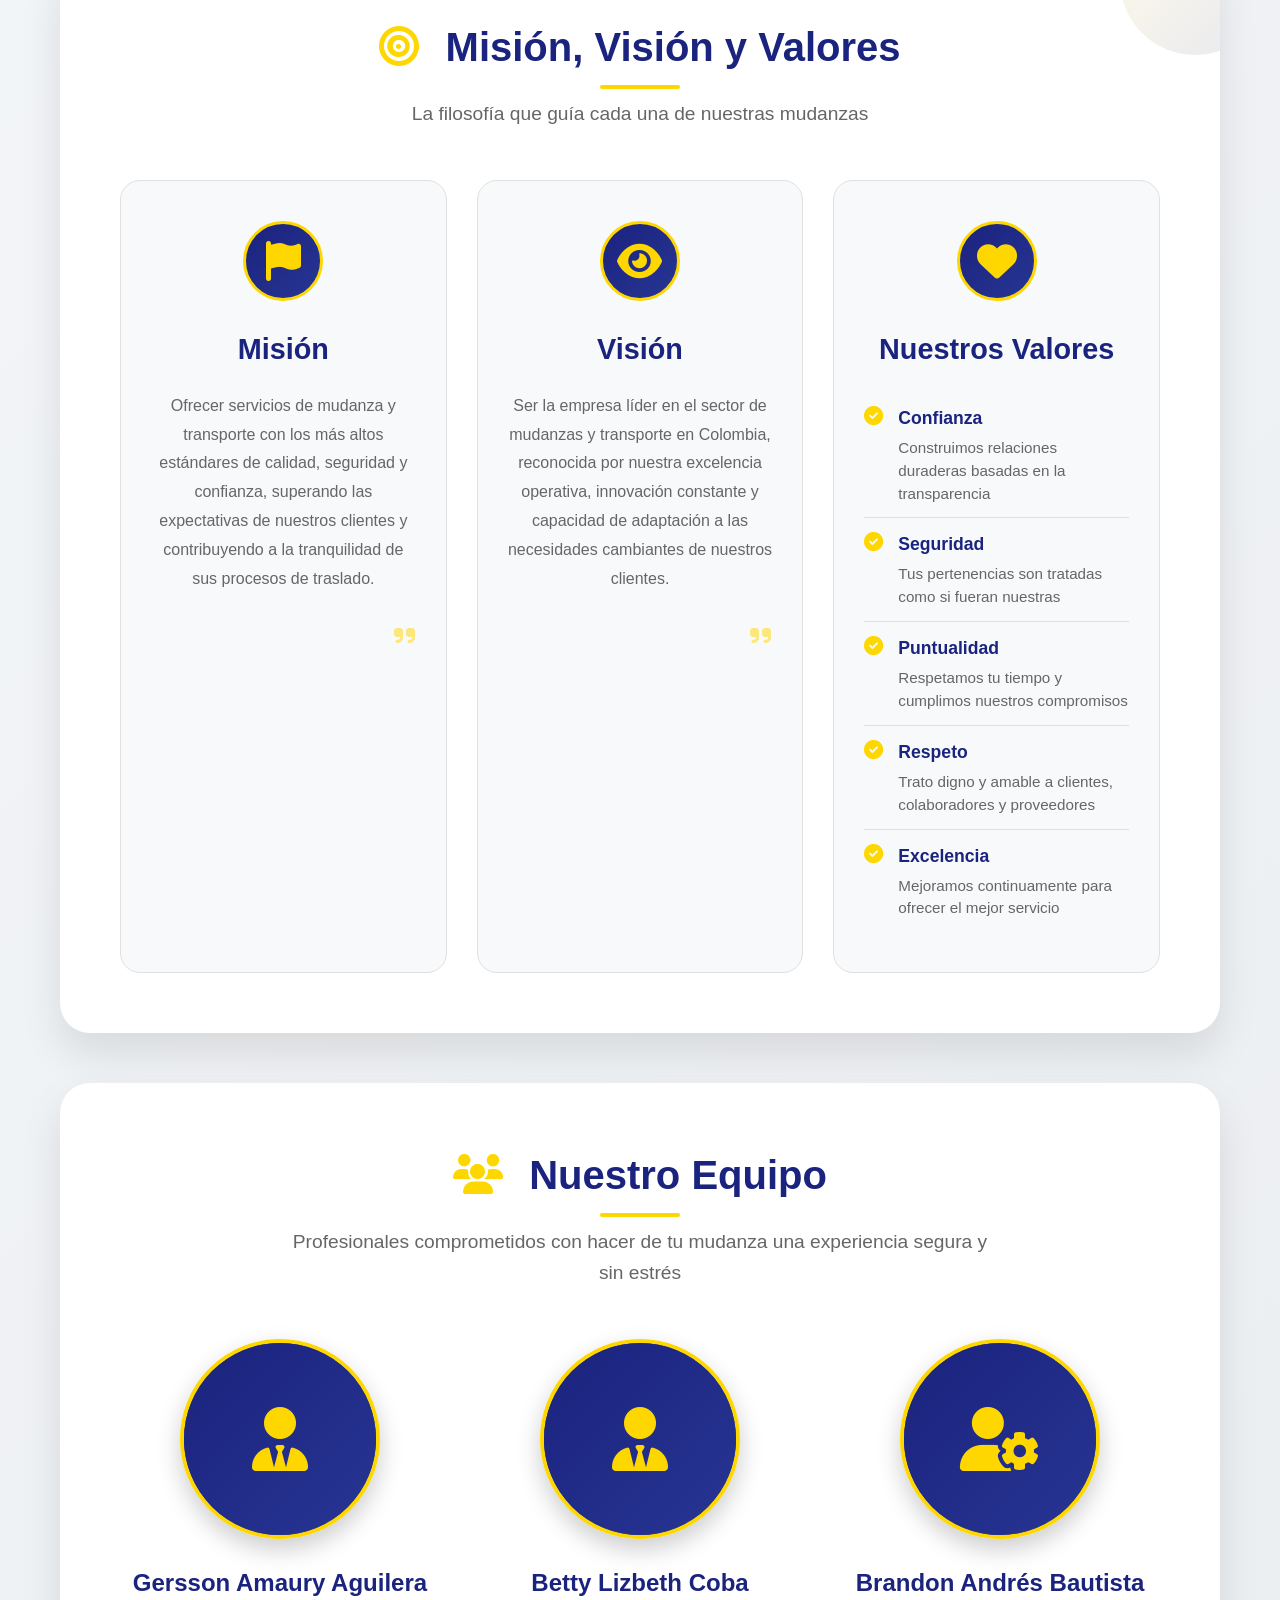
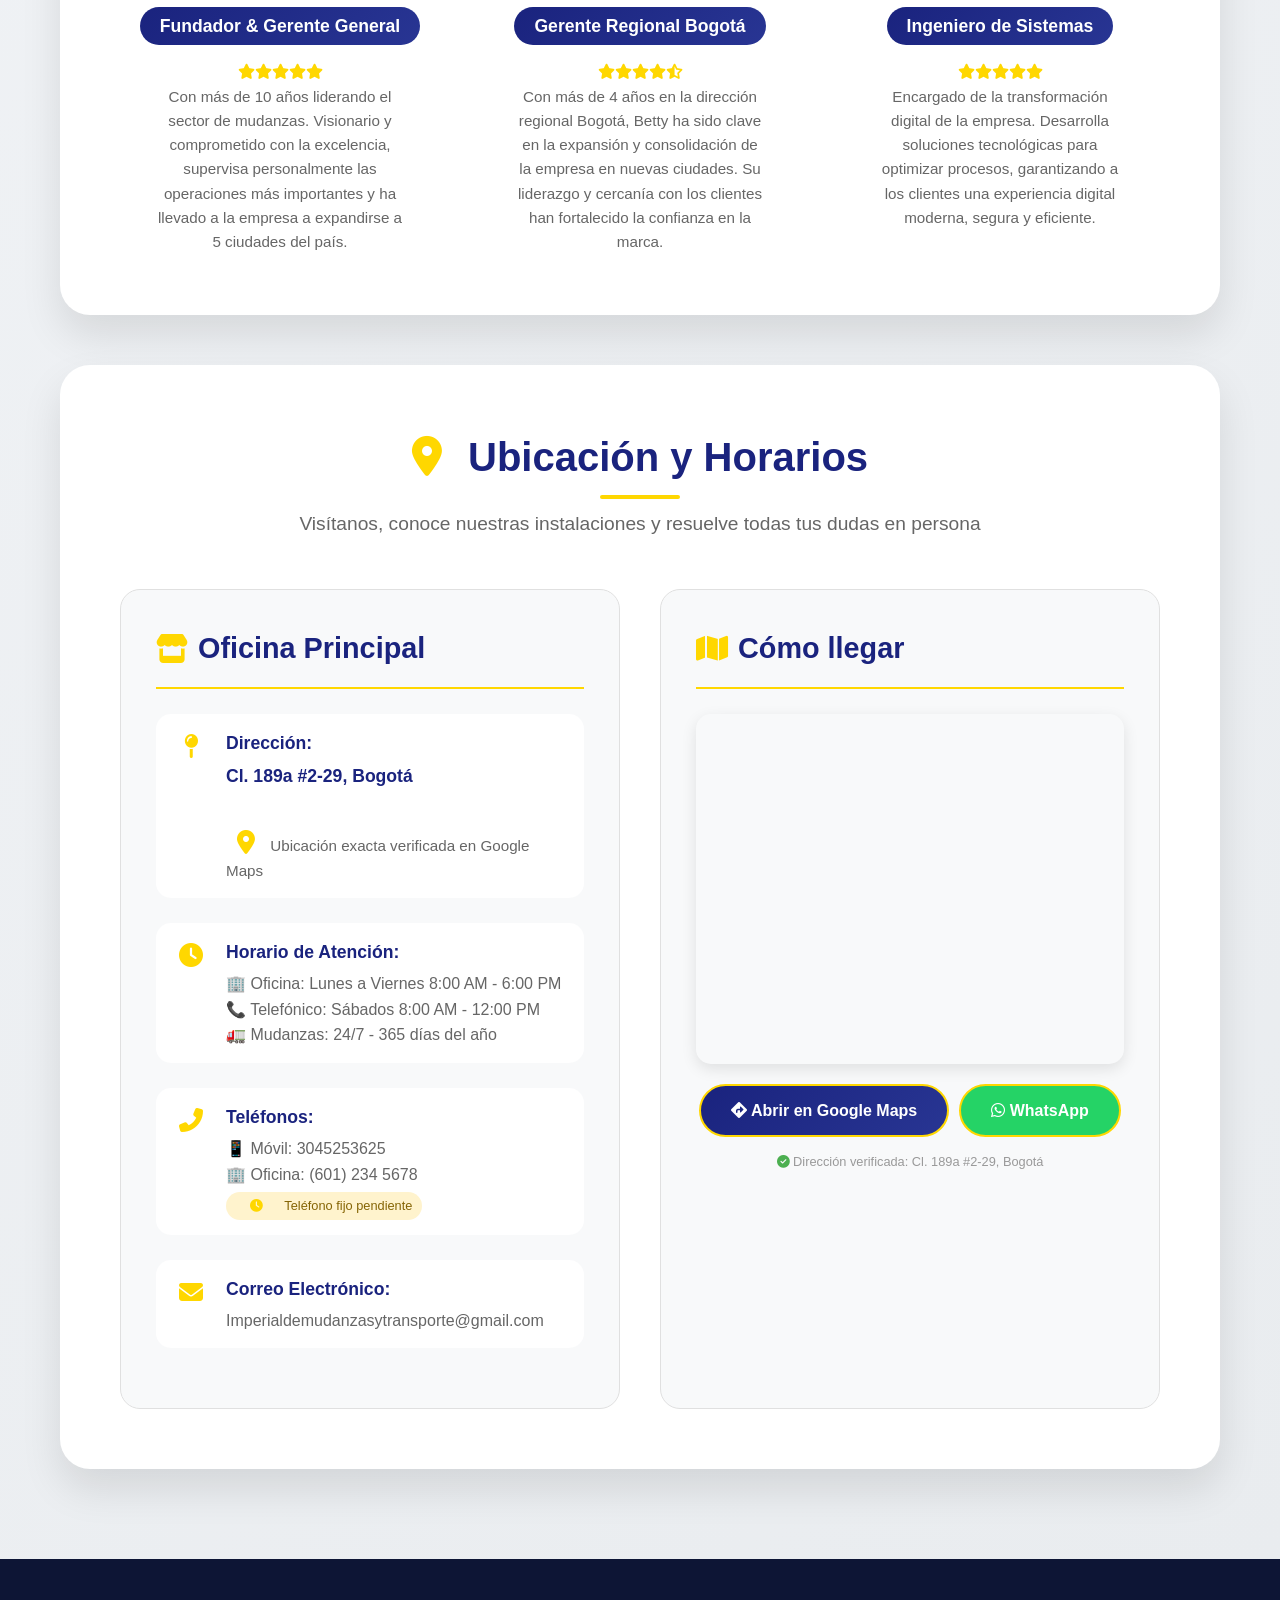
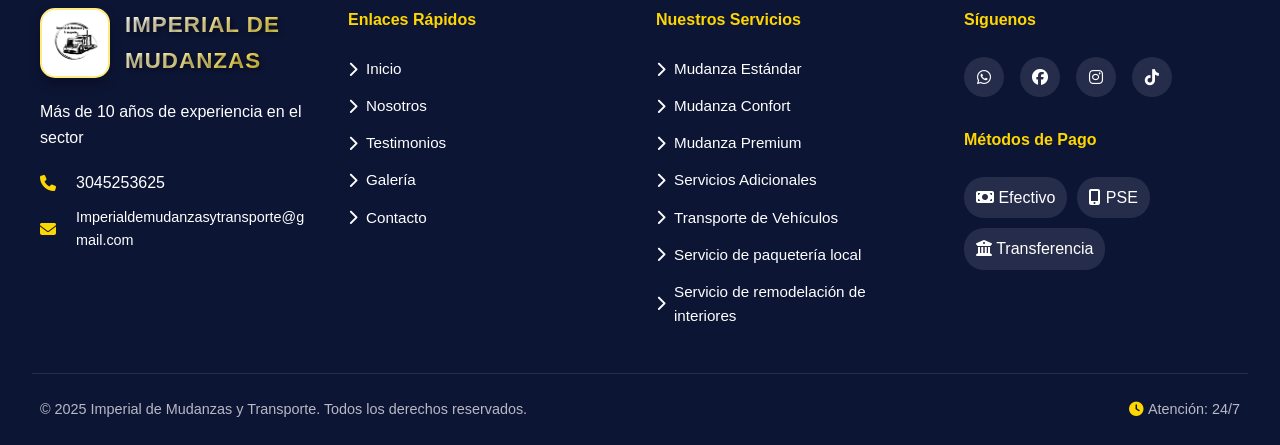
<file: Imperial-mudanzas-html/nosotros.html>
<!DOCTYPE html>
<html lang="es">
<head>
    <meta charset="UTF-8">
    <meta name="viewport" content="width=device-width, initial-scale=1.0">
    
    <!-- ======================================== -->
    <!-- GOOGLE ANALYTICS -->
    <!-- ======================================== -->
    <script async src="https://www.googletagmanager.com/gtag/js?id=G-4DJDTXFBBV"></script>
    <script>
      window.dataLayer = window.dataLayer || [];
      function gtag(){dataLayer.push(arguments);}
      gtag('js', new Date());
      gtag('config', 'G-4DJDTXFBBV');
    </script>

    <!-- ======================================== -->
    <!-- TÍTULO Y METADATOS SEO -->
    <!-- ======================================== -->
    <title>Sobre Nosotros | Imperial de Mudanzas - Más de 10 años de experiencia</title>
    <meta name="description" content="Conoce la historia de Imperial de Mudanzas. Más de una década ofreciendo mudanzas seguras en Bogotá, Medellín, Cali y toda Colombia. Misión, visión y nuestro equipo profesional.">
    <meta name="keywords" content="sobre nosotros, historia de mudanzas, equipo de mudanzas, misión mudanzas, visión mudanzas, valores empresa mudanzas, imperial de mudanzas">
    <meta name="author" content="Imperial de Mudanzas">
    <meta name="robots" content="index, follow">
    <meta http-equiv="content-language" content="es-co">
    
    <!-- ======================================== -->
    <!-- OPEN GRAPH -->
    <!-- ======================================== -->
    <meta property="og:type" content="website">
    <meta property="og:url" content="https://tu-proyecto.web.app/nosotros.html">
    <meta property="og:title" content="Sobre Nosotros | Imperial de Mudanzas">
    <meta property="og:description" content="Conoce nuestra historia, equipo y valores. Más de 10 años de experiencia en mudanzas en Colombia.">
    <meta property="og:image" content="https://tu-proyecto.web.app/images/og-nosotros.jpg">
    <meta property="og:image:width" content="1200">
    <meta property="og:image:height" content="630">
    <meta property="og:locale" content="es_CO">
    <meta property="og:site_name" content="Imperial de Mudanzas">
    
    <!-- ======================================== -->
    <!-- TWITTER CARDS -->
    <!-- ======================================== -->
    <meta name="twitter:card" content="summary_large_image">
    <meta name="twitter:title" content="Sobre Nosotros - Imperial de Mudanzas">
    <meta name="twitter:description" content="Conoce la historia y el equipo detrás de Imperial de Mudanzas.">
    <meta name="twitter:image" content="https://tu-proyecto.web.app/images/twitter-nosotros.jpg">
    
    <!-- ======================================== -->
    <!-- FAVICON -->
    <!-- ======================================== -->
    <link rel="icon" type="image/x-icon" href="images/favicon.ico">
    <link rel="shortcut icon" href="images/favicon.ico" type="image/x-icon">
    <link rel="icon" type="image/png" sizes="16x16" href="images/favicon-16x16.png">
    <link rel="icon" type="image/png" sizes="32x32" href="images/favicon-32x32.png">
    <link rel="apple-touch-icon" href="images/apple-touch-icon.png">
    <meta name="msapplication-TileImage" content="images/favicon.ico">
    <meta name="msapplication-TileColor" content="#1a237e">
    <meta name="theme-color" content="#1a237e">
    
    <!-- ======================================== -->
    <!-- ESTILOS Y FUENTES -->
    <!-- ======================================== -->
    <link rel="stylesheet" href="css/styles.css">
    <link rel="stylesheet" href="https://cdnjs.cloudflare.com/ajax/libs/font-awesome/6.4.0/css/all.min.css">
    
    <!-- ======================================== -->
    <!-- ESTILOS ESPECÍFICOS -->
    <!-- ======================================== -->
    <style>
        .about-page { padding-top: 120px; background: linear-gradient(135deg, #f5f7fa 0%, #e9ecef 100%); min-height: 100vh; }
        .about-container { max-width: 1200px; margin: 0 auto; padding: 40px 20px; }
        
        /* SECCIÓN 1: NUESTRA HISTORIA */
        .history-section { background: white; border-radius: 30px; padding: 60px; margin-bottom: 50px; box-shadow: 0 20px 40px rgba(0,0,0,0.1); position: relative; overflow: hidden; }
        .history-section::before { content: ''; position: absolute; top: 0; left: 0; width: 100%; height: 5px; background: linear-gradient(90deg, #1a237e, #ffd700, #1a237e); }
        .history-header { text-align: center; margin-bottom: 50px; }
        .history-header h1 { color: #1a237e; font-size: 3rem; margin-bottom: 20px; position: relative; display: inline-block; }
        .history-header h1::after { content: ''; position: absolute; bottom: -10px; left: 50%; transform: translateX(-50%); width: 80px; height: 4px; background: #ffd700; border-radius: 2px; }
        .history-header h1 i { color: #ffd700; margin-right: 15px; }
        .history-subtitle { color: #666; font-size: 1.2rem; max-width: 700px; margin: 0 auto; font-style: italic; }
        
        .history-grid { display: grid; grid-template-columns: 1fr 1fr; gap: 50px; align-items: center; }
        .history-content { padding-right: 30px; }
        .history-content p { color: #555; font-size: 1.2rem; line-height: 1.8; margin-bottom: 25px; text-align: justify; }
        .history-content .highlight { color: #1a237e; font-weight: 700; font-size: 1.3rem; border-left: 4px solid #ffd700; padding-left: 20px; margin: 30px 0; font-style: italic; }
        
        .history-stats { display: flex; gap: 30px; margin-top: 30px; }
        .stat-box { flex: 1; text-align: center; padding: 20px; background: linear-gradient(135deg, #1a237e 0%, #283593 100%); border-radius: 15px; color: white; transition: transform 0.3s; }
        .stat-box:hover { transform: translateY(-10px); }
        .stat-box i { font-size: 2.5rem; color: #ffd700; margin-bottom: 15px; }
        .stat-box .stat-number { font-size: 2.5rem; font-weight: 700; display: block; margin-bottom: 5px; }
        .stat-box .stat-label { font-size: 1rem; opacity: 0.9; }
        
        .history-timeline { background: linear-gradient(135deg, #f8f9fa 0%, #e9ecef 100%); padding: 40px; border-radius: 20px; position: relative; }
        .timeline-title { color: #1a237e; font-size: 1.8rem; margin-bottom: 30px; text-align: center; }
        .timeline-item { display: flex; gap: 20px; margin-bottom: 30px; position: relative; }
        .timeline-year { min-width: 100px; background: linear-gradient(135deg, #ffd700 0%, #ffb300 100%); color: #1a237e; font-weight: 700; font-size: 1.3rem; padding: 10px; border-radius: 10px; text-align: center; height: fit-content; }
        .timeline-content { background: white; padding: 20px; border-radius: 15px; box-shadow: 0 5px 15px rgba(0,0,0,0.1); flex: 1; }
        .timeline-content h4 { color: #1a237e; margin-bottom: 10px; font-size: 1.2rem; }
        .timeline-content p { color: #666; margin: 0; font-size: 1rem; }
        .timeline-content i { color: #ffd700; margin-right: 10px; }
        
        /* SECCIÓN 2: MISIÓN, VISIÓN Y VALORES */
        .mission-section { background: white; border-radius: 30px; padding: 60px; margin-bottom: 50px; box-shadow: 0 20px 40px rgba(0,0,0,0.1); position: relative; overflow: hidden; }
        .mission-section::before { content: ''; position: absolute; top: 0; right: 0; width: 150px; height: 150px; background: linear-gradient(135deg, rgba(255,215,0,0.1) 0%, rgba(26,35,126,0.1) 100%); border-radius: 50%; transform: translate(50px, -50px); }
        .mission-header { text-align: center; margin-bottom: 50px; }
        .mission-header h2 { color: #1a237e; font-size: 2.5rem; margin-bottom: 20px; position: relative; display: inline-block; }
        .mission-header h2::after { content: ''; position: absolute; bottom: -10px; left: 50%; transform: translateX(-50%); width: 80px; height: 4px; background: #ffd700; border-radius: 2px; }
        .mission-header h2 i { color: #ffd700; margin-right: 15px; }
        .mission-subtitle { color: #666; font-size: 1.2rem; max-width: 600px; margin: 0 auto; }
        .mission-grid { display: grid; grid-template-columns: repeat(3, 1fr); gap: 30px; margin-top: 40px; }
        .mission-card { background: #f8f9fa; border-radius: 20px; padding: 40px 30px; transition: all 0.3s; position: relative; overflow: hidden; border: 1px solid #e0e0e0; }
        .mission-card:hover { transform: translateY(-15px); box-shadow: 0 20px 40px rgba(26, 35, 126, 0.15); border-color: #ffd700; }
        .mission-card::before { content: ''; position: absolute; top: 0; left: 0; width: 100%; height: 5px; background: linear-gradient(90deg, #1a237e, #ffd700, #1a237e); opacity: 0; transition: opacity 0.3s; }
        .mission-card:hover::before { opacity: 1; }
        .card-icon { width: 80px; height: 80px; background: linear-gradient(135deg, #1a237e 0%, #283593 100%); border-radius: 50%; display: flex; align-items: center; justify-content: center; margin: 0 auto 25px; border: 3px solid #ffd700; transition: all 0.3s; }
        .mission-card:hover .card-icon { transform: rotate(360deg) scale(1.1); }
        .card-icon i { font-size: 2.5rem; color: #ffd700; }
        .mission-card h3 { color: #1a237e; font-size: 1.8rem; margin-bottom: 20px; text-align: center; font-weight: 700; }
        .mission-card p { color: #666; line-height: 1.8; text-align: center; font-size: 1rem; }
        
        .values-list { list-style: none; padding: 0; margin: 0; }
        .values-list li { display: flex; align-items: flex-start; gap: 15px; padding: 12px 0; border-bottom: 1px solid #e0e0e0; }
        .values-list li:last-child { border-bottom: none; }
        .values-list li i { color: #ffd700; font-size: 1.2rem; margin-top: 3px; flex-shrink: 0; }
        .values-list li strong { color: #1a237e; display: block; margin-bottom: 5px; font-size: 1.1rem; }
        .values-list li p { color: #666; font-size: 0.95rem; line-height: 1.5; text-align: left; margin: 0; }
        .card-footer { margin-top: 25px; text-align: right; color: #ffd700; font-size: 1.5rem; opacity: 0.5; }
        
        /* SECCIÓN 3: NUESTRO EQUIPO */
        .team-section { background: white; border-radius: 30px; padding: 60px; margin-bottom: 50px; box-shadow: 0 20px 40px rgba(0,0,0,0.1); position: relative; overflow: hidden; }
        .team-header { text-align: center; margin-bottom: 50px; }
        .team-header h2 { color: #1a237e; font-size: 2.5rem; margin-bottom: 20px; position: relative; display: inline-block; }
        .team-header h2::after { content: ''; position: absolute; bottom: -10px; left: 50%; transform: translateX(-50%); width: 80px; height: 4px; background: #ffd700; border-radius: 2px; }
        .team-header h2 i { color: #ffd700; margin-right: 15px; }
        .team-subtitle { color: #666; font-size: 1.2rem; max-width: 700px; margin: 0 auto; }
        .team-grid { display: grid; grid-template-columns: repeat(3, 1fr); gap: 40px; margin-top: 40px; }
        .team-member { text-align: center; transition: all 0.3s; }
        .team-member:hover { transform: translateY(-15px); }
        .member-photo { width: 200px; height: 200px; margin: 0 auto 25px; border-radius: 50%; background: linear-gradient(135deg, #1a237e 0%, #283593 100%); border: 4px solid #ffd700; overflow: hidden; box-shadow: 0 10px 25px rgba(0,0,0,0.2); transition: all 0.3s; }
        .team-member:hover .member-photo { border-color: #ffffff; box-shadow: 0 15px 35px rgba(255, 215, 0, 0.4); }
        .member-photo img { width: 100%; height: 100%; object-fit: cover; transition: transform 0.3s; }
        .team-member:hover .member-photo img { transform: scale(1.1); }
        .photo-placeholder { width: 100%; height: 100%; display: flex; align-items: center; justify-content: center; background: linear-gradient(135deg, #1a237e 0%, #283593 100%); color: #ffd700; font-size: 4rem; }
        .member-info h3 { color: #1a237e; font-size: 1.5rem; margin-bottom: 5px; font-weight: 700; }
        .member-role { color: #ffd700; font-weight: 600; font-size: 1.1rem; margin-bottom: 15px; background: linear-gradient(135deg, #1a237e 0%, #283593 100%); display: inline-block; padding: 5px 20px; border-radius: 30px; color: white; }
        .member-description { color: #666; line-height: 1.6; font-size: 0.95rem; max-width: 250px; margin: 0 auto; }
        
        /* SECCIÓN 4: UBICACIÓN Y HORARIOS */
        .location-section { background: white; border-radius: 30px; padding: 60px; margin-bottom: 50px; box-shadow: 0 20px 40px rgba(0,0,0,0.1); position: relative; overflow: hidden; }
        .location-header { text-align: center; margin-bottom: 50px; }
        .location-header h2 { color: #1a237e; font-size: 2.5rem; margin-bottom: 20px; position: relative; display: inline-block; }
        .location-header h2::after { content: ''; position: absolute; bottom: -10px; left: 50%; transform: translateX(-50%); width: 80px; height: 4px; background: #ffd700; border-radius: 2px; }
        .location-header h2 i { color: #ffd700; margin-right: 15px; }
        .location-subtitle { color: #666; font-size: 1.2rem; max-width: 700px; margin: 0 auto; }
        .location-grid { display: grid; grid-template-columns: 1fr 1fr; gap: 40px; margin-top: 40px; }
        .info-card, .map-card { background: #f8f9fa; border-radius: 20px; padding: 35px; transition: all 0.3s; border: 1px solid #e0e0e0; height: 100%; }
        .info-card:hover, .map-card:hover { transform: translateY(-5px); box-shadow: 0 15px 30px rgba(26, 35, 126, 0.1); border-color: #ffd700; }
        .info-card h3, .map-card h3 { color: #1a237e; font-size: 1.8rem; margin-bottom: 25px; display: flex; align-items: center; gap: 10px; border-bottom: 2px solid #ffd700; padding-bottom: 15px; }
        .info-card h3 i, .map-card h3 i { color: #ffd700; }
        .info-item { display: flex; gap: 15px; margin-bottom: 25px; padding: 15px; background: white; border-radius: 15px; transition: all 0.3s; }
        .info-item:hover { transform: translateX(5px); box-shadow: 0 5px 15px rgba(0,0,0,0.1); }
        .info-item i { font-size: 1.5rem; color: #ffd700; min-width: 40px; text-align: center; padding-top: 5px; }
        .info-item strong { color: #1a237e; display: block; margin-bottom: 5px; font-size: 1.1rem; }
        .info-item p { color: #666; line-height: 1.6; margin: 0; }
        .pending-badge { display: inline-block; background: #fff3cd; color: #856404; font-size: 0.8rem; padding: 3px 10px; border-radius: 20px; margin-top: 5px; }
        .pending-badge i { font-size: 0.8rem; margin-right: 5px; }
        .map-button { display: inline-block; background: linear-gradient(135deg, #1a237e 0%, #283593 100%); color: white; padding: 12px 30px; border-radius: 50px; text-decoration: none; font-weight: 600; transition: all 0.3s; border: 2px solid #ffd700; }
        .map-button:hover { transform: translateY(-3px); box-shadow: 0 10px 20px rgba(26, 35, 126, 0.3); background: linear-gradient(135deg, #283593 0%, #1a237e 100%); }
        
        /* RESPONSIVE */
        .nav-item.active > a { color: #ffd700 !important; }
        @media (max-width: 992px) {
            .history-grid, .mission-grid, .team-grid, .location-grid { grid-template-columns: 1fr; gap: 30px; }
            .history-content { padding-right: 0; }
            .history-stats { flex-direction: column; }
            .history-header h1, .mission-header h2, .team-header h2, .location-header h2 { font-size: 2rem; }
            .team-grid { max-width: 600px; margin: 0 auto; }
            .info-card h3, .map-card h3 { font-size: 1.5rem; }
        }
        @media (max-width: 768px) {
            .history-section, .mission-section, .team-section, .location-section { padding: 40px 20px; }
            .history-header h1, .mission-header h2, .team-header h2, .location-header h2 { font-size: 1.8rem; }
            .timeline-item { flex-direction: column; gap: 10px; }
            .values-list li { flex-direction: column; align-items: center; text-align: center; }
            .member-photo { width: 150px; height: 150px; }
            .location-section { padding: 30px 15px !important; }
            .location-header h2 { font-size: 1.6rem !important; }
            .location-subtitle { font-size: 0.95rem !important; padding: 0 10px !important; }
            .location-grid { grid-template-columns: 1fr !important; gap: 20px !important; margin-top: 20px !important; }
            .info-card, .map-card { padding: 20px !important; border-radius: 15px !important; }
            .info-card h3, .map-card h3 { font-size: 1.3rem !important; margin-bottom: 15px !important; padding-bottom: 8px !important; }
            .info-item { flex-direction: row !important; align-items: flex-start !important; padding: 12px !important; margin-bottom: 12px !important; gap: 10px !important; }
            .info-item i { font-size: 1.2rem !important; min-width: 25px !important; margin-top: 2px !important; }
            .info-item strong { font-size: 0.95rem !important; }
            .info-item p { font-size: 0.85rem !important; word-break: break-word !important; line-height: 1.4 !important; }
            .info-item p strong { font-size: 0.9rem !important; display: inline !important; }
            .info-item span[style*="color: #666; font-size: 0.95rem;"] { font-size: 0.8rem !important; display: block !important; margin-top: 2px !important; }
            .pending-badge { font-size: 0.65rem !important; padding: 2px 6px !important; margin-left: 0 !important; display: inline-block !important; }
            .map-card iframe { height: 200px !important; border-radius: 10px !important; }
            .map-card [style*="display: flex; gap: 10px;"] { flex-direction: column !important; gap: 8px !important; }
            .map-button { width: 100% !important; padding: 12px !important; font-size: 0.9rem !important; justify-content: center !important; }
            .map-button i { font-size: 1rem !important; }
            .map-card p[style*="color: #999; font-size: 0.8rem;"] { font-size: 0.7rem !important; margin-top: 10px !important; }
        }
        @media (max-width: 480px) {
            .info-item { padding: 10px !important; }
            .info-item i { font-size: 1rem !important; min-width: 20px !important; }
            .info-item p { font-size: 0.8rem !important; }
            .map-card iframe { height: 180px !important; }
        }
    </style>
</head>
<body>

    <!-- ======================================== -->
    <!-- MENÚ DE NAVEGACIÓN -->
    <!-- ======================================== -->
    <nav class="main-nav">
        <div class="nav-container">
            <div class="nav-logo" style="margin-right: 40px;">
                <a href="index.html">
                    <img src="images/logo.png" alt="Imperial de Mudanzas" 
                         style="height: 85px; width: auto; border-radius: 15px; box-shadow: 0 8px 16px rgba(0,0,0,0.3); transition: transform 0.3s, box-shadow 0.3s; border: 2px solid rgba(255,215,0,0.5); background: white; padding: 3px;"
                         onmouseover="this.style.transform='scale(1.05)'; this.style.boxShadow='0 12px 24px rgba(255,215,0,0.4)';"
                         onmouseout="this.style.transform='scale(1)'; this.style.boxShadow='0 8px 16px rgba(0,0,0,0.3)';">
                </a>
            </div>
                            
            <button class="mobile-menu-btn" onclick="abrirMenu()">
                <i class="fas fa-bars"></i>
            </button>
            
            <ul class="nav-menu" id="miMenu">
                <li class="nav-item">
                    <a href="index.html"><i class="fas fa-home"></i> Inicio</a>
                </li>
                
                <li class="nav-item has-submenu">
                    <a href="javascript:void(0);" onclick="abrirSubmenu()">
                        <i class="fas fa-boxes"></i> Servicios <i class="fas fa-chevron-down" id="iconoSubmenu"></i>
                    </a>
                    <ul class="submenu" id="submenuServicios">
                        <li><a href="servicios/mudanza-estandar.html"><i class="fas fa-home"></i> Mudanza Estándar</a></li>
                        <li><a href="servicios/mudanza-confort.html"><i class="fas fa-couch"></i> Mudanza Confort</a></li>
                        <li><a href="servicios/mudanza-premium.html"><i class="fas fa-crown"></i> Mudanza Premium</a></li>
                        <li class="submenu-divider"></li>
                        <li><a href="servicios/servicios-adicionales.html"><i class="fas fa-plus-circle"></i> Servicios Adicionales</a></li>
                        <li><a href="servicios/transporte-vehiculos.html"><i class="fas fa-truck-moving"></i> Transporte de Vehículos</a></li>
                        <li><a href="servicios/paqueteria-local.html"><i class="fas fa-city"></i> Servicio de paquetería local</a></li>
                        <li><a href="servicios/remodelacion-interiores.html"><i class="fas fa-tools"></i> Servicio de remodelación de interiores</a></li>
                    </ul>
                </li>
                
                <li class="nav-item active">
                    <a href="nosotros.html"><i class="fas fa-building"></i> Nosotros</a>
                </li>
                
                <li class="nav-item">
                    <a href="testimonios.html"><i class="fas fa-comment-alt"></i> Testimonios</a>
                </li>
    
                <li class="nav-item">
                    <a href="galeria.html"><i class="fas fa-images"></i> Galería</a>
                </li>
    
                <li class="nav-item">
                    <a href="contacto.html"><i class="fas fa-envelope"></i> Contacto</a>
                </li>
            </ul>
            
            <div class="nav-contact">
                <a href="tel:3045253625" class="contact-phone">
                    <i class="fas fa-phone"></i>
                    <div class="phone-text">
                        <span class="phone-label">Llama ya</span>
                        <span class="phone-number">3045253625</span>
                    </div>
                </a>
                <a href="index.html#contacto" class="nav-cta">
                    <i class="fas fa-phone-alt"></i> Cotizar
                </a>
            </div>
        </div>
    </nav>
    
    <div class="about-page">
        <div class="about-container">
            
            <!-- SECCIÓN 1: NUESTRA HISTORIA -->
            <section class="history-section">
                <div class="history-header">
                    <h1><i class="fas fa-history"></i> Nuestra Historia</h1>
                    <p class="history-subtitle">Más de una década haciendo parte de los momentos más importantes de nuestros clientes</p>
                </div>
                
                <div class="history-grid">
                    <div class="history-content">
                        <p><strong>En Imperial de Mudanzas y Transporte, la experiencia nos respalda.</strong> Con más de una década en el sector, hemos perfeccionado cada aspecto de nuestro servicio para garantizar traslados eficientes, seguros y sin complicaciones.</p>
                        <p>Lo que comenzó como un pequeño emprendimiento familiar en Cali, hoy se ha convertido en una de las empresas de mudanzas más confiables del país, con presencia en las principales ciudades como Medellín, Bogotá, Cartagena y Villavicencio.</p>
                        
                        <div class="highlight">
                            <i class="fas fa-quote-left" style="color: #ffd700; margin-right: 10px;"></i>
                            No solo movemos cosas, movemos historias, sueños y proyectos de vida.
                        </div>
                        
                        <p>A lo largo de estos años, hemos aprendido que cada mudanza es única, y merece un trato especial. Por eso, nos hemos especializado en ofrecer soluciones personalizadas que se adaptan a las necesidades específicas de cada cliente.</p>
                        
                        <div class="history-stats">
                            <div class="stat-box">
                                <i class="fas fa-calendar-alt"></i>
                                <span class="stat-number">+10</span>
                                <span class="stat-label">Años de experiencia</span>
                            </div>
                            <div class="stat-box">
                                <i class="fas fa-smile"></i>
                                <span class="stat-number">+5,000</span>
                                <span class="stat-label">Clientes satisfechos</span>
                            </div>
                        </div>
                    </div>
                    
                    <div class="history-timeline">
                        <h3 class="timeline-title"><i class="fas fa-clock"></i> Línea de Tiempo</h3>
                        
                        <div class="timeline-item">
                            <div class="timeline-year">2015</div>
                            <div class="timeline-content">
                                <h4><i class="fas fa-flag"></i> Fundación</h4>
                                <p>Iniciamos operaciones en Cali con un solo camión y muchas ganas de servir.</p>
                            </div>
                        </div>
                        <div class="timeline-item">
                            <div class="timeline-year">2018</div>
                            <div class="timeline-content">
                                <h4><i class="fas fa-map-marker-alt"></i> Expansión</h4>
                                <p>Abrimos operaciones en Medellín y Bogotá, llegando a más familias.</p>
                            </div>
                        </div>
                        <div class="timeline-item">
                            <div class="timeline-year">2020</div>
                            <div class="timeline-content">
                                <h4><i class="fas fa-truck"></i> Flota moderna</h4>
                                <p>Renovamos nuestra flota con vehículos equipados y monitoreados.</p>
                            </div>
                        </div>
                        <div class="timeline-item">
                            <div class="timeline-year">2022</div>
                            <div class="timeline-content">
                                <h4><i class="fas fa-certificate"></i> Certificación</h4>
                                <p>Obtenemos certificación en calidad y seguridad en mudanzas.</p>
                            </div>
                        </div>
                        <div class="timeline-item">
                            <div class="timeline-year">2025</div>
                            <div class="timeline-content">
                                <h4><i class="fas fa-trophy"></i> +5,000 clientes</h4>
                                <p>Alcanzamos la meta de 5,000 familias que confiaron en nosotros.</p>
                            </div>
                        </div>
                    </div>
                </div>
            </section>
            
            <!-- SECCIÓN 2: MISIÓN, VISIÓN Y VALORES -->
            <section class="mission-section">
                <div class="mission-header">
                    <h2><i class="fas fa-bullseye"></i> Misión, Visión y Valores</h2>
                    <p class="mission-subtitle">La filosofía que guía cada una de nuestras mudanzas</p>
                </div>
                
                <div class="mission-grid">
                    <div class="mission-card">
                        <div class="card-icon"><i class="fas fa-flag"></i></div>
                        <h3>Misión</h3>
                        <p>Ofrecer servicios de mudanza y transporte con los más altos estándares de calidad, seguridad y confianza, superando las expectativas de nuestros clientes y contribuyendo a la tranquilidad de sus procesos de traslado.</p>
                        <div class="card-footer"><i class="fas fa-quote-right"></i></div>
                    </div>
                    
                    <div class="mission-card">
                        <div class="card-icon"><i class="fas fa-eye"></i></div>
                        <h3>Visión</h3>
                        <p>Ser la empresa líder en el sector de mudanzas y transporte en Colombia, reconocida por nuestra excelencia operativa, innovación constante y capacidad de adaptación a las necesidades cambiantes de nuestros clientes.</p>
                        <div class="card-footer"><i class="fas fa-quote-right"></i></div>
                    </div>
                    
                    <div class="mission-card">
                        <div class="card-icon"><i class="fas fa-heart"></i></div>
                        <h3>Nuestros Valores</h3>
                        <ul class="values-list">
                            <li><i class="fas fa-check-circle"></i><div><strong>Confianza</strong><p>Construimos relaciones duraderas basadas en la transparencia</p></div></li>
                            <li><i class="fas fa-check-circle"></i><div><strong>Seguridad</strong><p>Tus pertenencias son tratadas como si fueran nuestras</p></div></li>
                            <li><i class="fas fa-check-circle"></i><div><strong>Puntualidad</strong><p>Respetamos tu tiempo y cumplimos nuestros compromisos</p></div></li>
                            <li><i class="fas fa-check-circle"></i><div><strong>Respeto</strong><p>Trato digno y amable a clientes, colaboradores y proveedores</p></div></li>
                            <li><i class="fas fa-check-circle"></i><div><strong>Excelencia</strong><p>Mejoramos continuamente para ofrecer el mejor servicio</p></div></li>
                        </ul>
                    </div>
                </div>
            </section>
            
            <!-- SECCIÓN 3: NUESTRO EQUIPO -->
            <section class="team-section">
                <div class="team-header">
                    <h2><i class="fas fa-users"></i> Nuestro Equipo</h2>
                    <p class="team-subtitle">Profesionales comprometidos con hacer de tu mudanza una experiencia segura y sin estrés</p>
                </div>
                
                <div class="team-grid">
                    <!-- Miembro 1 -->
                    <div class="team-member">
                        <div class="member-photo">
                            <div class="photo-placeholder"><i class="fas fa-user-tie"></i></div>
                        </div>
                        <div class="member-info">
                            <h3>Gersson Amaury Aguilera</h3>
                            <div class="member-role">Fundador & Gerente General</div>
                            <p class="member-description">
                                <i class="fas fa-star" style="color: #ffd700;"></i><i class="fas fa-star" style="color: #ffd700;"></i><i class="fas fa-star" style="color: #ffd700;"></i><i class="fas fa-star" style="color: #ffd700;"></i><i class="fas fa-star" style="color: #ffd700;"></i><br>
                                Con más de 10 años liderando el sector de mudanzas. Visionario y comprometido con la excelencia, supervisa personalmente las operaciones más importantes y ha llevado a la empresa a expandirse a 5 ciudades del país.
                            </p>
                        </div>
                    </div>
                    
                    <!-- Miembro 2 -->
                    <div class="team-member">
                        <div class="member-photo">
                            <div class="photo-placeholder"><i class="fas fa-user-tie"></i></div>
                        </div>
                        <div class="member-info">
                            <h3>Betty Lizbeth Coba</h3>
                            <div class="member-role">Gerente Regional Bogotá</div>
                            <p class="member-description">
                                <i class="fas fa-star" style="color: #ffd700;"></i><i class="fas fa-star" style="color: #ffd700;"></i><i class="fas fa-star" style="color: #ffd700;"></i><i class="fas fa-star" style="color: #ffd700;"></i><i class="fas fa-star-half-alt" style="color: #ffd700;"></i><br>
                                Con más de 4 años en la dirección regional Bogotá, Betty ha sido clave en la expansión y consolidación de la empresa en nuevas ciudades. Su liderazgo y cercanía con los clientes han fortalecido la confianza en la marca.
                            </p>
                        </div>
                    </div>
                    
                    <!-- Miembro 3 -->
                    <div class="team-member">
                        <div class="member-photo">
                            <div class="photo-placeholder"><i class="fas fa-user-cog"></i></div>
                        </div>
                        <div class="member-info">
                            <h3>Brandon Andrés Bautista</h3>
                            <div class="member-role">Ingeniero de Sistemas</div>
                            <p class="member-description">
                                <i class="fas fa-star" style="color: #ffd700;"></i><i class="fas fa-star" style="color: #ffd700;"></i><i class="fas fa-star" style="color: #ffd700;"></i><i class="fas fa-star" style="color: #ffd700;"></i><i class="fas fa-star" style="color: #ffd700;"></i><br>
                                Encargado de la transformación digital de la empresa. Desarrolla soluciones tecnológicas para optimizar procesos, garantizando a los clientes una experiencia digital moderna, segura y eficiente.
                            </p>
                        </div>
                    </div>
                </div>
            </section>
            
            <!-- SECCIÓN 4: UBICACIÓN Y HORARIOS -->
            <section class="location-section">
                <div class="location-header">
                    <h2><i class="fas fa-map-marker-alt"></i> Ubicación y Horarios</h2>
                    <p class="location-subtitle">Visítanos, conoce nuestras instalaciones y resuelve todas tus dudas en persona</p>
                </div>
                
                <div class="location-grid">
                    <div class="location-info">
                        <div class="info-card">
                            <h3><i class="fas fa-store"></i> Oficina Principal</h3>
                            
                            <div class="info-item">
                                <i class="fas fa-map-pin"></i>
                                <div>
                                    <strong>Dirección:</strong>
                                    <p><strong>Cl. 189a #2-29, Bogotá</strong><br>
                                       <span style="color: #666; font-size: 0.95rem; display: block; margin-top: 5px;">
                                           <i class="fas fa-location-dot" style="color: #ffd700;"></i> Ubicación exacta verificada en Google Maps
                                       </span>
                                    </p>
                                </div>
                            </div>
                            
                            <div class="info-item">
                                <i class="fas fa-clock"></i>
                                <div>
                                    <strong>Horario de Atención:</strong>
                                    <p>🏢 Oficina: Lunes a Viernes 8:00 AM - 6:00 PM<br>📞 Telefónico: Sábados 8:00 AM - 12:00 PM<br>🚛 Mudanzas: 24/7 - 365 días del año</p>
                                </div>
                            </div>
                            
                            <div class="info-item">
                                <i class="fas fa-phone-alt"></i>
                                <div>
                                    <strong>Teléfonos:</strong>
                                    <p>📱 Móvil: 3045253625<br>🏢 Oficina: (601) 234 5678
                                        <span class="pending-badge"><i class="fas fa-clock"></i> Teléfono fijo pendiente</span>
                                    </p>
                                </div>
                            </div>
                            
                            <div class="info-item">
                                <i class="fas fa-envelope"></i>
                                <div>
                                    <strong>Correo Electrónico:</strong>
                                    <p>Imperialdemudanzasytransporte@gmail.com</p>
                                </div>
                            </div>
                        </div>
                    </div>
                    
                    <div class="location-map">
                        <div class="map-card">
                            <h3><i class="fas fa-map"></i> Cómo llegar</h3>
                            <div style="border-radius: 15px; overflow: hidden; margin-bottom: 20px; box-shadow: 0 5px 15px rgba(0,0,0,0.1);">
                                <iframe src="https://www.google.com/maps/embed?pb=!1m18!1m12!1m3!1d3976.020993561534!2d-74.02278574841827!3d4.766326390543573!2m3!1f0!2f0!3f0!3m2!1i1024!2i768!4f13.1!3m3!1m2!1s0x8e3f8f5dec2b4bc5%3A0x112043ed0637e194!2sCl.%20189a%20%232-29%2C%20Bogot%C3%A1!5e0!3m2!1ses!2sco!4v1772059735804!5m2!1ses!2sco" width="100%" height="350" style="border:0; display: block;" allowfullscreen="" loading="lazy" referrerpolicy="no-referrer-when-downgrade"></iframe>
                            </div>
                            
                            <div style="display: flex; gap: 10px; justify-content: center; flex-wrap: wrap;">
                                <a href="https://maps.google.com/?q=Cl.+189a+%232-29+Bogot%C3%A1" target="_blank" class="map-button"><i class="fas fa-directions"></i> Abrir en Google Maps</a>
                                <a href="https://wa.me/573045253625" target="_blank" class="map-button" style="background: #25D366;"><i class="fab fa-whatsapp"></i> WhatsApp</a>
                            </div>
                            
                            <p style="color: #999; font-size: 0.8rem; margin-top: 15px; text-align: center;">
                                <i class="fas fa-check-circle" style="color: #4CAF50;"></i> Dirección verificada: Cl. 189a #2-29, Bogotá
                            </p>
                        </div>
                    </div>
                </div>
            </section>
            
        </div>
    </div>
    
    <!-- ======================================== -->
    <!-- FOOTER ACTUALIZADO -->
    <!-- ======================================== -->
    <footer class="footer">
        <div class="footer-content">
            <div class="footer-logo">
                <a href="index.html" style="display: flex; align-items: center; gap: 15px; text-decoration: none; margin-bottom: 20px;">
                    <img src="images/logo.png" alt="Imperial de Mudanzas" style="height: 70px; width: auto; border-radius: 15px; box-shadow: 0 6px 12px rgba(0,0,0,0.3); border: 2px solid rgba(255,215,0,0.5); background: white; padding: 3px;">
                    <span style="color: white; font-weight: 700; font-size: 1.4rem; text-shadow: 2px 2px 4px rgba(0,0,0,0.5); letter-spacing: 1px; background: linear-gradient(135deg, #fff 0%, #ffd700 100%); -webkit-background-clip: text; -webkit-text-fill-color: transparent; background-clip: text;">IMPERIAL DE MUDANZAS</span>
                </a>
                <p>Más de 10 años de experiencia en el sector</p>
                <div style="margin-top: 20px;">
                    <p style="display: flex; align-items: center; gap: 10px; margin-bottom: 10px;"><i class="fas fa-phone" style="color: #ffd700;"></i> <span>3045253625</span></p>
                    <p style="display: flex; align-items: center; gap: 10px; word-break: break-word;"><i class="fas fa-envelope" style="color: #ffd700; flex-shrink: 0;"></i><span style="font-size: 0.9rem;">Imperialdemudanzasytransporte@gmail.com</span></p>
                </div>
            </div>
            
            <div class="footer-links">
                <h4>Enlaces Rápidos</h4>
                <ul>
                    <li><a href="index.html"><i class="fas fa-chevron-right"></i> Inicio</a></li>
                    <li><a href="nosotros.html"><i class="fas fa-chevron-right"></i> Nosotros</a></li>
                    <li><a href="testimonios.html"><i class="fas fa-chevron-right"></i> Testimonios</a></li>
                    <li><a href="galeria.html"><i class="fas fa-chevron-right"></i> Galería</a></li>
                    <li><a href="contacto.html"><i class="fas fa-chevron-right"></i> Contacto</a></li>
                </ul>
            </div>
            
            <div class="footer-links">
                <h4>Nuestros Servicios</h4>
                <ul>
                    <li><a href="servicios/mudanza-estandar.html"><i class="fas fa-chevron-right"></i> Mudanza Estándar</a></li>
                    <li><a href="servicios/mudanza-confort.html"><i class="fas fa-chevron-right"></i> Mudanza Confort</a></li>
                    <li><a href="servicios/mudanza-premium.html"><i class="fas fa-chevron-right"></i> Mudanza Premium</a></li>
                    <li><a href="servicios/servicios-adicionales.html"><i class="fas fa-chevron-right"></i> Servicios Adicionales</a></li>
                    <li><a href="servicios/transporte-vehiculos.html"><i class="fas fa-chevron-right"></i> Transporte de Vehículos</a></li>
                    <li><a href="servicios/paqueteria-local.html"><i class="fas fa-chevron-right"></i> Servicio de paquetería local</a></li>
                    <li><a href="servicios/remodelacion-interiores.html"><i class="fas fa-chevron-right"></i> Servicio de remodelación de interiores</a></li>
                </ul>
            </div>
            
            <div class="footer-social">
                <h4>Síguenos</h4>
                <div class="social-icons">
                    <a href="https://wa.me/573045253625" target="_blank" title="WhatsApp"><i class="fab fa-whatsapp"></i></a>
                    <a href="https://www.facebook.com/share/18BxR83M6Z/" target="_blank" title="Facebook"><i class="fab fa-facebook"></i></a>
                    <a href="https://www.instagram.com/imperialdemudanzasytransporte?igsh=a3E5OGJsY3d3NTR4" target="_blank" title="Instagram"><i class="fab fa-instagram"></i></a>
                    <a href="https://www.tiktok.com/@imperial.de.mudan?_r=1&_t=ZS-94p88LyYHeH" target="_blank" title="TikTok"><i class="fab fa-tiktok"></i></a>
                </div>
                <div style="margin-top: 30px;">
                    <h4>Métodos de Pago</h4>
                    <div style="display: flex; gap: 10px; margin-top: 15px; flex-wrap: wrap;">
                        <span style="background: rgba(255,255,255,0.1); padding: 8px 12px; border-radius: 20px;"><i class="fas fa-money-bill"></i> Efectivo</span>
                        <span style="background: rgba(255,255,255,0.1); padding: 8px 12px; border-radius: 20px;"><i class="fas fa-mobile-alt"></i> PSE</span>
                        <span style="background: rgba(255,255,255,0.1); padding: 8px 12px; border-radius: 20px;"><i class="fas fa-university"></i> Transferencia</span>
                    </div>
                </div>
            </div>
        </div>
        <div class="footer-bottom">
            <div style="max-width: 1200px; margin: 0 auto; display: flex; justify-content: space-between; align-items: center; flex-wrap: wrap; gap: 20px;">
                <p>&copy; 2025 Imperial de Mudanzas y Transporte. Todos los derechos reservados.</p>
                <p style="display: flex; align-items: center; gap: 5px;"><i class="fas fa-clock" style="color: #ffd700;"></i> Atención: 24/7</p>
            </div>
        </div>
    </footer>

    <button class="scroll-top-btn" id="scrollTopBtn" title="Volver arriba"><i class="fas fa-arrow-up"></i></button>

    <!-- SCRIPTS -->
    <script>
        function abrirMenu() { document.getElementById('miMenu').classList.toggle('active'); }
        function abrirSubmenu() {
            var submenu = document.getElementById('submenuServicios');
            var icono = document.getElementById('iconoSubmenu');
            submenu.classList.toggle('show');
            if (submenu.classList.contains('show')) { icono.style.transform = 'rotate(180deg)'; } else { icono.style.transform = 'rotate(0deg)'; }
        }
        document.addEventListener('click', function(event) {
            if (!event.target.closest('.main-nav')) {
                document.getElementById('miMenu').classList.remove('active');
                document.getElementById('submenuServicios').classList.remove('show');
                document.getElementById('iconoSubmenu').style.transform = 'rotate(0deg)';
            }
        });

        window.onscroll = function() {
            const scrollBtn = document.getElementById('scrollTopBtn');
            if (document.body.scrollTop > 300 || document.documentElement.scrollTop > 300) { scrollBtn.classList.add('show'); } else { scrollBtn.classList.remove('show'); }
        };
        document.getElementById('scrollTopBtn')?.addEventListener('click', function() { window.scrollTo({ top: 0, behavior: 'smooth' }); });
    </script>

    <!-- DATOS ESTRUCTURADOS JSON-LD -->
    <script type="application/ld+json">
    {
        "@context": "https://schema.org",
        "@type": "AboutPage",
        "name": "Sobre Nosotros - Imperial de Mudanzas",
        "description": "Conoce la historia, misión, visión y el equipo de Imperial de Mudanzas. Más de 10 años de experiencia en el sector.",
        "url": "https://tu-proyecto.web.app/nosotros.html",
        "mainEntity": {
            "@type": "Organization",
            "name": "Imperial de Mudanzas",
            "founder": {
                "@type": "Person",
                "name": "Gersson Amaury Aguilera"
            },
            "foundingDate": "2015",
            "foundingLocation": "Cali, Colombia",
            "areaServed": ["Bogotá", "Medellín", "Cali", "Cartagena", "Villavicencio"],
            "numberOfEmployees": "3",
            "slogan": "Experiencia que respalda, seguridad que garantiza"
        }
    }
    </script>
</body>
</html>
</file>
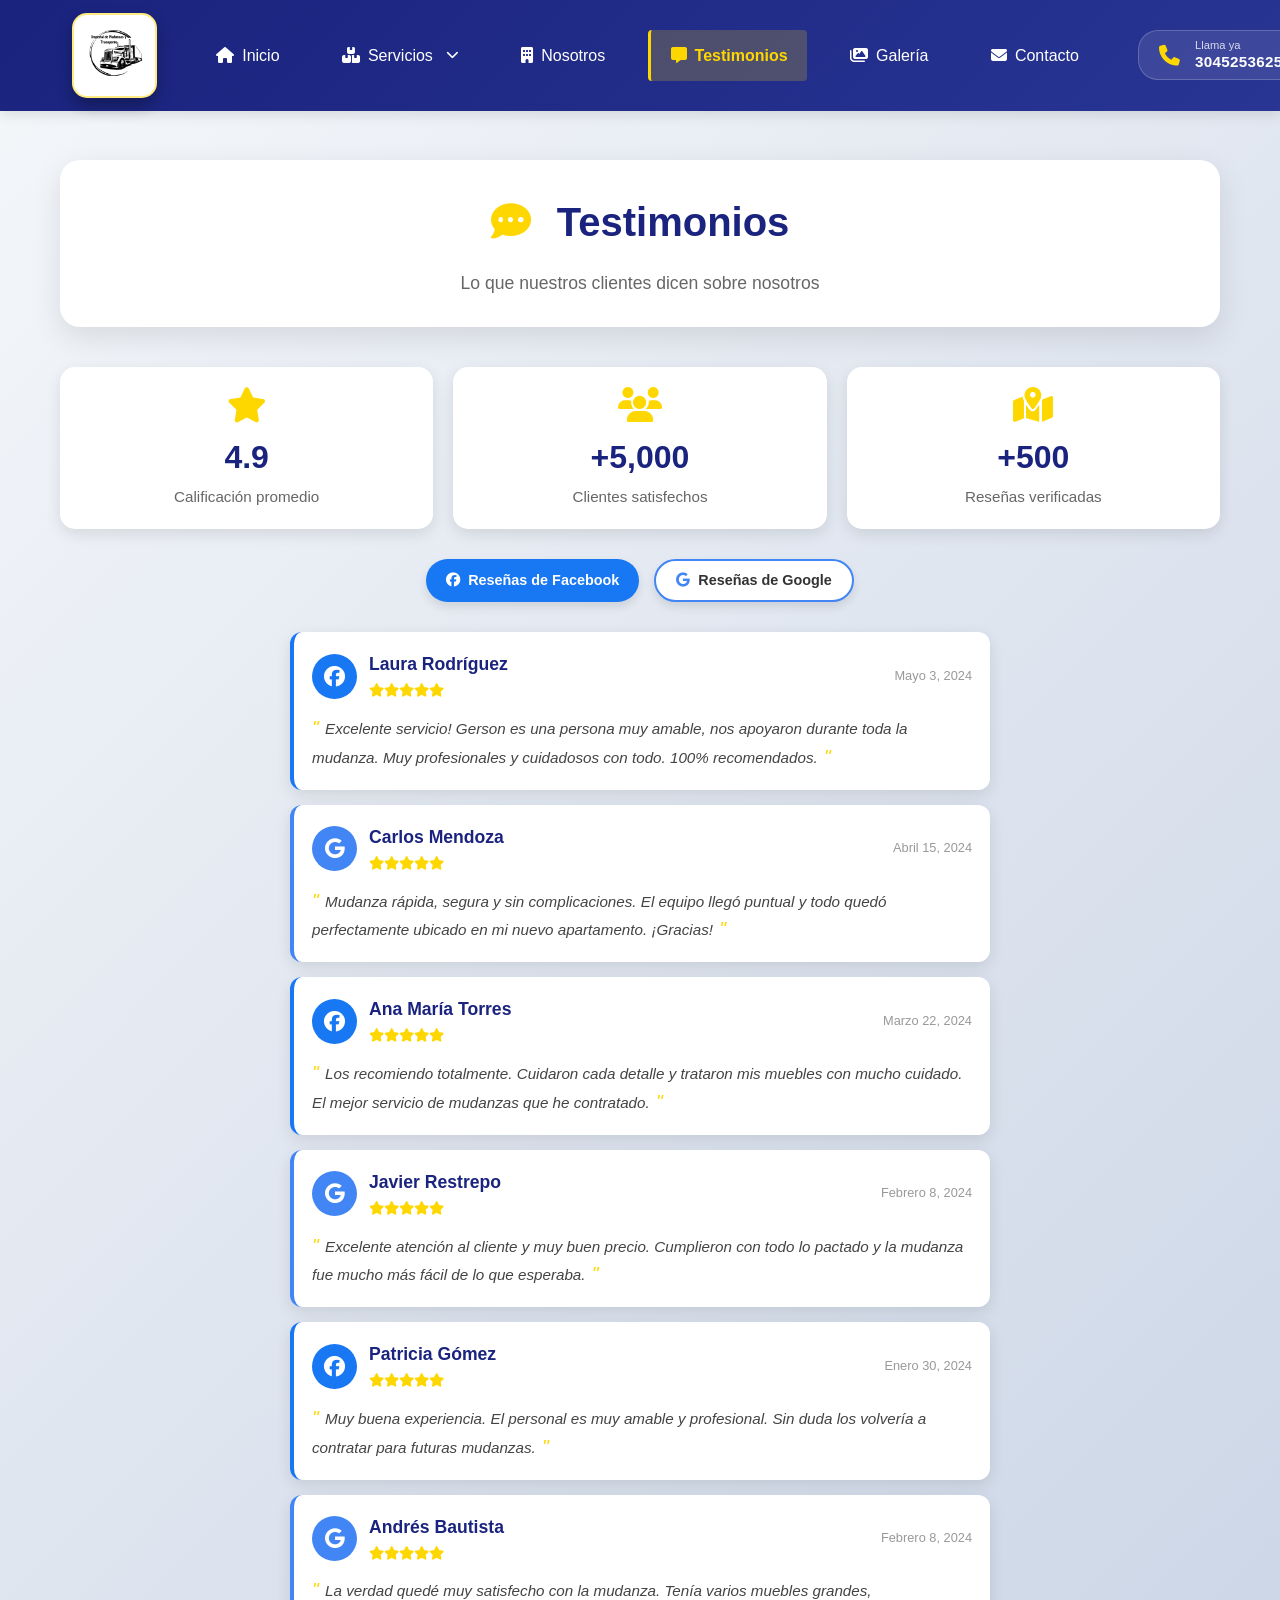
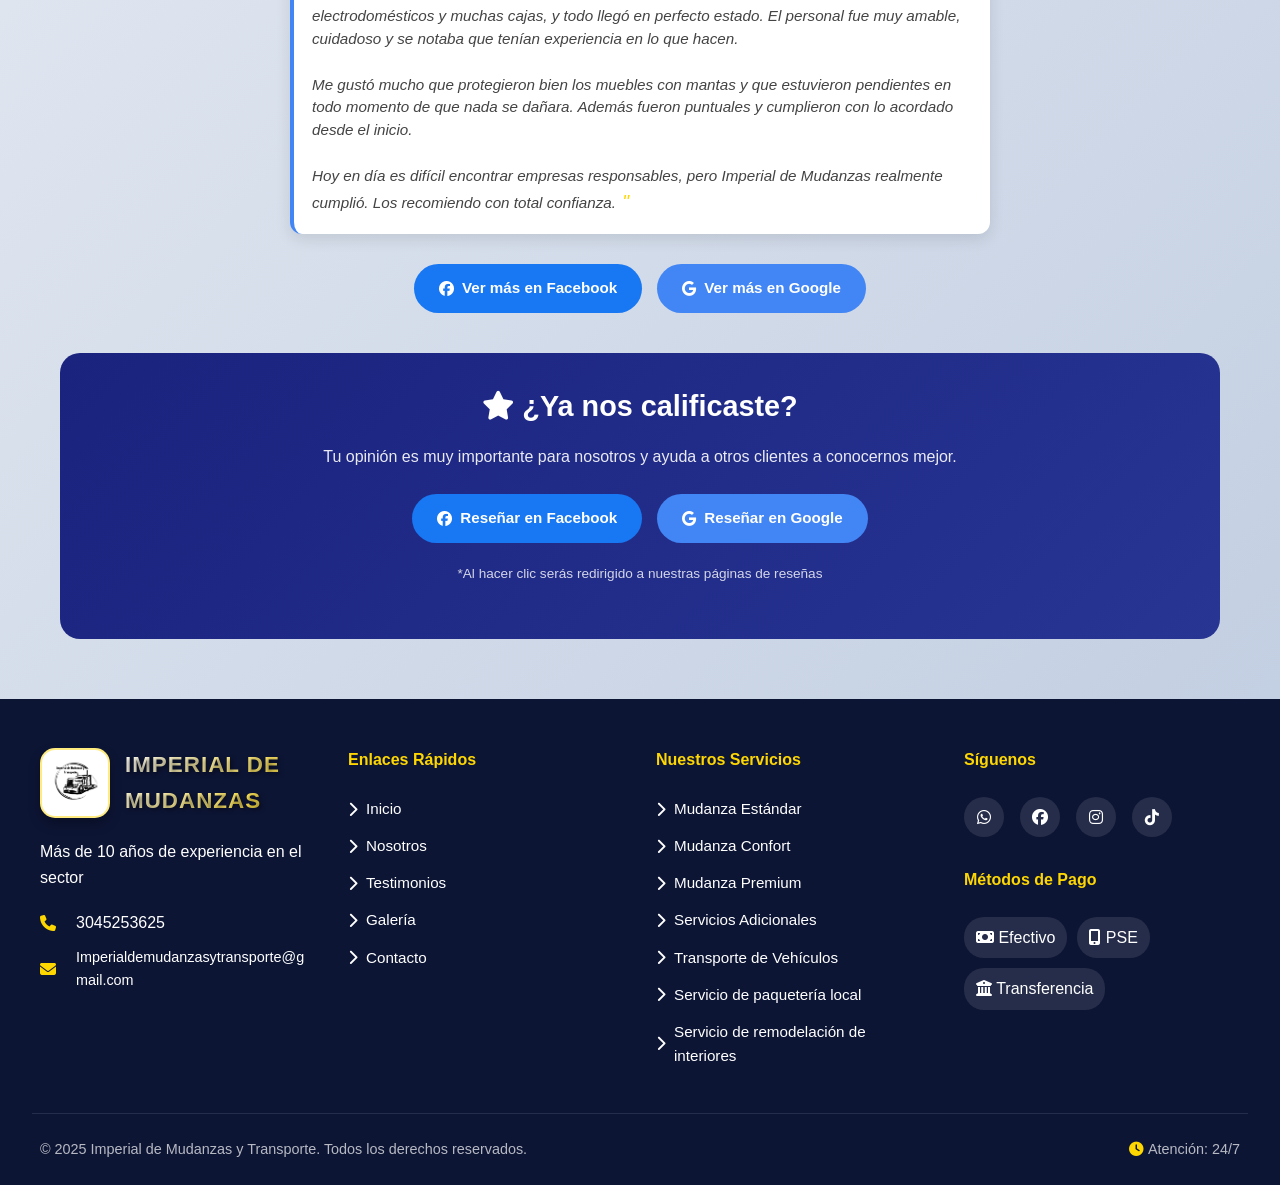
<file: Imperial-mudanzas-html/testimonios.html>
<!DOCTYPE html>
<html lang="es">
<head>
    <meta charset="UTF-8">
    <meta name="viewport" content="width=device-width, initial-scale=1.0">
    
    <!-- ======================================== -->
    <!-- GOOGLE ANALYTICS -->
    <!-- ======================================== -->
    <script async src="https://www.googletagmanager.com/gtag/js?id=G-4DJDTXFBBV"></script>
    <script>
      window.dataLayer = window.dataLayer || [];
      function gtag(){dataLayer.push(arguments);}
      gtag('js', new Date());
      gtag('config', 'G-4DJDTXFBBV');
    </script>

    <!-- ======================================== -->
    <!-- TÍTULO Y METADATOS SEO -->
    <!-- ======================================== -->
    <title>Testimonios de Clientes | Imperial de Mudanzas - Opiniones Reales</title>
    <meta name="description" content="Lee las opiniones reales de nuestros clientes en Facebook y Google. Más de 5,000 clientes satisfechos y una calificación promedio de 4.9 estrellas.">
    <meta name="keywords" content="testimonios mudanzas, opiniones mudanzas, reseñas imperial mudanzas, clientes satisfechos, calificaciones mudanzas bogotá">
    <meta name="author" content="Imperial de Mudanzas">
    <meta name="robots" content="index, follow">
    <meta http-equiv="content-language" content="es-co">
    
    <!-- ======================================== -->
    <!-- OPEN GRAPH -->
    <!-- ======================================== -->
    <meta property="og:type" content="website">
    <meta property="og:url" content="https://tu-proyecto.web.app/testimonios.html">
    <meta property="og:title" content="Testimonios de Clientes | Imperial de Mudanzas">
    <meta property="og:description" content="Opiniones reales de clientes satisfechos. Calificación 4.9/5 en Facebook y Google.">
    <meta property="og:image" content="https://tu-proyecto.web.app/images/og-testimonios.jpg">
    <meta property="og:image:width" content="1200">
    <meta property="og:image:height" content="630">
    <meta property="og:locale" content="es_CO">
    <meta property="og:site_name" content="Imperial de Mudanzas">
    
    <!-- ======================================== -->
    <!-- TWITTER CARDS -->
    <!-- ======================================== -->
    <meta name="twitter:card" content="summary_large_image">
    <meta name="twitter:title" content="Testimonios - Imperial de Mudanzas">
    <meta name="twitter:description" content="Lo que nuestros clientes dicen de nosotros. Calificación 4.9/5.">
    <meta name="twitter:image" content="https://tu-proyecto.web.app/images/twitter-testimonios.jpg">
    
    <!-- ======================================== -->
    <!-- FAVICON -->
    <!-- ======================================== -->
    <link rel="icon" type="image/x-icon" href="images/favicon.ico">
    <link rel="shortcut icon" href="images/favicon.ico" type="image/x-icon">
    <link rel="icon" type="image/png" sizes="16x16" href="images/favicon-16x16.png">
    <link rel="icon" type="image/png" sizes="32x32" href="images/favicon-32x32.png">
    <link rel="apple-touch-icon" href="images/apple-touch-icon.png">
    <meta name="msapplication-TileImage" content="images/favicon.ico">
    <meta name="msapplication-TileColor" content="#1a237e">
    <meta name="theme-color" content="#1a237e">
    
    <!-- ======================================== -->
    <!-- ESTILOS Y FUENTES -->
    <!-- ======================================== -->
    <link rel="stylesheet" href="css/styles.css">
    <link rel="stylesheet" href="https://cdnjs.cloudflare.com/ajax/libs/font-awesome/6.4.0/css/all.min.css">
    
    <!-- ======================================== -->
    <!-- ESTILOS ESPECÍFICOS -->
    <!-- ======================================== -->
    <style>
        .testimonios-page { padding-top: 120px; background: linear-gradient(135deg, #f5f7fa 0%, #c3cfe2 100%); min-height: 100vh; }
        .testimonios-container { max-width: 1200px; margin: 0 auto; padding: 40px 20px; }
        
        .testimonios-header { text-align: center; margin-bottom: 40px; background: white; padding: 30px; border-radius: 20px; box-shadow: 0 10px 30px rgba(0,0,0,0.1); }
        .testimonios-header h1 { color: #1a237e; font-size: 2.5rem; margin-bottom: 15px; }
        .testimonios-header h1 i { color: #ffd700; margin-right: 15px; }
        .testimonios-header p { color: #666; font-size: 1.1rem; max-width: 800px; margin: 0 auto; }
        
        .stats-section { display: grid; grid-template-columns: repeat(3, 1fr); gap: 20px; margin: 30px 0; }
        .stat-card { background: white; padding: 20px; border-radius: 15px; text-align: center; box-shadow: 0 5px 15px rgba(0,0,0,0.1); transition: all 0.3s; }
        .stat-card:hover { transform: translateY(-5px); box-shadow: 0 10px 25px rgba(26, 35, 126, 0.2); }
        .stat-card i { font-size: 2.2rem; color: #ffd700; margin-bottom: 10px; }
        .stat-number { font-size: 2rem; font-weight: 700; color: #1a237e; display: block; }
        .stat-label { color: #666; font-size: 0.95rem; }
        
        .badge-container { display: flex; justify-content: center; gap: 15px; margin: 20px 0 30px; flex-wrap: wrap; }
        .social-badge { padding: 8px 20px; border-radius: 50px; display: inline-flex; align-items: center; gap: 8px; font-weight: 600; font-size: 0.9rem; box-shadow: 0 5px 10px rgba(0,0,0,0.1); }
        .badge-facebook { background: #1877f2; color: white; }
        .badge-google { background: white; color: #333; border: 2px solid #4285F4; }
        .badge-google i { color: #4285F4; }
        
        /* ESTILOS PARA RESEÑAS MANUALES */
        .reviews-container { display: flex; flex-direction: column; gap: 15px; max-width: 700px; margin: 0 auto; }
        .review-card { background: white; border-radius: 12px; padding: 18px; box-shadow: 0 5px 15px rgba(0,0,0,0.1); transition: all 0.3s; border-left: 4px solid transparent; }
        .review-card:hover { transform: translateY(-3px); box-shadow: 0 10px 25px rgba(0,0,0,0.15); }
        .review-card.facebook { border-left-color: #1877f2; }
        .review-card.google { border-left-color: #4285F4; }
        
        .review-header { display: flex; align-items: center; gap: 12px; margin-bottom: 12px; }
        .review-avatar { width: 45px; height: 45px; border-radius: 50%; display: flex; align-items: center; justify-content: center; color: white; font-size: 1.3rem; flex-shrink: 0; }
        .avatar-facebook { background: #1877f2; }
        .avatar-google { background: #4285F4; }
        .review-info { flex: 1; }
        .review-name { color: #1a237e; margin: 0; font-size: 1.1rem; font-weight: 600; }
        .review-stars { color: #ffd700; font-size: 0.85rem; margin-top: 2px; }
        .review-date { color: #999; font-size: 0.8rem; margin-left: auto; white-space: nowrap; }
        .review-text { color: #444; font-size: 0.95rem; line-height: 1.5; margin: 0; font-style: italic; }
        .review-text::before { content: '"'; font-size: 1.2rem; color: #ffd700; margin-right: 2px; }
        .review-text::after { content: '"'; font-size: 1.2rem; color: #ffd700; margin-left: 2px; }
        
        .reviews-footer { text-align: center; margin: 30px 0 20px; display: flex; gap: 15px; justify-content: center; flex-wrap: wrap; }
        .btn-review { display: inline-flex; align-items: center; gap: 8px; padding: 12px 25px; border-radius: 50px; text-decoration: none; font-weight: 600; font-size: 0.95rem; transition: all 0.3s; border: none; }
        .btn-review.facebook { background: #1877f2; color: white; }
        .btn-review.facebook:hover { background: #166fe5; transform: translateY(-3px); box-shadow: 0 10px 20px rgba(24, 119, 242, 0.3); }
        .btn-review.google { background: #4285F4; color: white; }
        .btn-review.google:hover { background: #3367d6; transform: translateY(-3px); box-shadow: 0 10px 20px rgba(66, 133, 244, 0.3); }
        
        .review-cta { text-align: center; margin: 40px 0 20px; padding: 30px; background: linear-gradient(135deg, #1a237e 0%, #283593 100%); border-radius: 20px; color: white; }
        .review-cta h2 { font-size: 1.8rem; margin-bottom: 15px; }
        .review-cta p { font-size: 1rem; margin-bottom: 25px; opacity: 0.9; }
        
        /* Estilos menú activo */
        .nav-item.active > a { color: #ffd700 !important; }

        @media (max-width: 768px) {
            .stats-section { grid-template-columns: 1fr; gap: 15px; }
            .testimonios-header h1 { font-size: 2rem; }
            .testimonios-header { padding: 20px; }
            .badge-container { flex-direction: column; align-items: center; }
            .review-header { flex-wrap: wrap; }
            .review-date { margin-left: 0; width: 100%; text-align: left; margin-top: 5px; }
            .review-cta h2 { font-size: 1.5rem; }
            .review-cta { padding: 20px; }
            .reviews-footer { flex-direction: column; align-items: center; }
            .btn-review { width: 100%; justify-content: center; }
        }
    </style>
</head>
<body>

    <!-- ======================================== -->
    <!-- MENÚ DE NAVEGACIÓN -->
    <!-- ======================================== -->
    <nav class="main-nav">
        <div class="nav-container">
            <div class="nav-logo" style="margin-right: 40px;">
                <a href="index.html">
                    <img src="images/logo.png" alt="Imperial de Mudanzas" 
                         style="height: 85px; width: auto; border-radius: 15px; box-shadow: 0 8px 16px rgba(0,0,0,0.3); transition: transform 0.3s, box-shadow 0.3s; border: 2px solid rgba(255,215,0,0.5); background: white; padding: 3px;"
                         onmouseover="this.style.transform='scale(1.05)'; this.style.boxShadow='0 12px 24px rgba(255,215,0,0.4)';"
                         onmouseout="this.style.transform='scale(1)'; this.style.boxShadow='0 8px 16px rgba(0,0,0,0.3)';">
                </a>
            </div>
                            
            <button class="mobile-menu-btn" onclick="abrirMenu()">
                <i class="fas fa-bars"></i>
            </button>
            
            <ul class="nav-menu" id="miMenu">
                <li class="nav-item">
                    <a href="index.html"><i class="fas fa-home"></i> Inicio</a>
                </li>
                
                <li class="nav-item has-submenu">
                    <a href="javascript:void(0);" onclick="abrirSubmenu()">
                        <i class="fas fa-boxes"></i> Servicios <i class="fas fa-chevron-down" id="iconoSubmenu"></i>
                    </a>
                    <ul class="submenu" id="submenuServicios">
                        <li><a href="servicios/mudanza-estandar.html"><i class="fas fa-home"></i> Mudanza Estándar</a></li>
                        <li><a href="servicios/mudanza-confort.html"><i class="fas fa-couch"></i> Mudanza Confort</a></li>
                        <li><a href="servicios/mudanza-premium.html"><i class="fas fa-crown"></i> Mudanza Premium</a></li>
                        <li class="submenu-divider"></li>
                        <li><a href="servicios/servicios-adicionales.html"><i class="fas fa-plus-circle"></i> Servicios Adicionales</a></li>
                        <li><a href="servicios/transporte-vehiculos.html"><i class="fas fa-truck-moving"></i> Transporte de Vehículos</a></li>
                        <li><a href="servicios/paqueteria-local.html"><i class="fas fa-city"></i> Servicio de paquetería local</a></li>
                        <li><a href="servicios/remodelacion-interiores.html"><i class="fas fa-tools"></i> Servicio de remodelación de interiores</a></li>
                    </ul>
                </li>
                
                <li class="nav-item">
                    <a href="nosotros.html"><i class="fas fa-building"></i> Nosotros</a>
                </li>
                
                <li class="nav-item active">
                    <a href="testimonios.html"><i class="fas fa-comment-alt"></i> Testimonios</a>
                </li>
    
                <li class="nav-item">
                    <a href="galeria.html"><i class="fas fa-images"></i> Galería</a>
                </li>
    
                <li class="nav-item">
                    <a href="contacto.html"><i class="fas fa-envelope"></i> Contacto</a>
                </li>
            </ul>
            
            <div class="nav-contact">
                <a href="tel:3045253625" class="contact-phone">
                    <i class="fas fa-phone"></i>
                    <div class="phone-text">
                        <span class="phone-label">Llama ya</span>
                        <span class="phone-number">3045253625</span>
                    </div>
                </a>
                <a href="index.html#contacto" class="nav-cta">
                    <i class="fas fa-phone-alt"></i> Cotizar
                </a>
            </div>
        </div>
    </nav>
    
    <div class="testimonios-page">
        <div class="testimonios-container">
            
            <!-- Header -->
            <div class="testimonios-header">
                <h1>
                    <i class="fas fa-comment-dots"></i>
                    Testimonios
                </h1>
                <p>Lo que nuestros clientes dicen sobre nosotros</p>
            </div>
            
            <!-- Estadísticas -->
            <div class="stats-section">
                <div class="stat-card">
                    <i class="fas fa-star"></i>
                    <span class="stat-number">4.9</span>
                    <span class="stat-label">Calificación promedio</span>
                </div>
                <div class="stat-card">
                    <i class="fas fa-users"></i>
                    <span class="stat-number">+5,000</span>
                    <span class="stat-label">Clientes satisfechos</span>
                </div>
                <div class="stat-card">
                    <i class="fas fa-map-marked-alt"></i>
                    <span class="stat-number">+500</span>
                    <span class="stat-label">Reseñas verificadas</span>
                </div>
            </div>
            
            <!-- Badges de plataformas -->
            <div class="badge-container">
                <div class="social-badge badge-facebook">
                    <i class="fab fa-facebook"></i>
                    Reseñas de Facebook
                </div>
                <div class="social-badge badge-google">
                    <i class="fab fa-google"></i>
                    Reseñas de Google
                </div>
            </div>
            
            <!-- ======================================== -->
            <!-- RESEÑAS MANUALES -->
            <!-- ======================================== -->
            <div class="reviews-container">
                
                <!-- Reseña 1 - Facebook -->
                <div class="review-card facebook">
                    <div class="review-header">
                        <div class="review-avatar avatar-facebook">
                            <i class="fab fa-facebook"></i>
                        </div>
                        <div class="review-info">
                            <h4 class="review-name">Laura Rodríguez</h4>
                            <div class="review-stars">
                                <i class="fas fa-star"></i><i class="fas fa-star"></i><i class="fas fa-star"></i><i class="fas fa-star"></i><i class="fas fa-star"></i>
                            </div>
                        </div>
                        <div class="review-date">Mayo 3, 2024</div>
                    </div>
                    <p class="review-text">
                        Excelente servicio! Gerson es una persona muy amable, nos apoyaron durante toda la mudanza. 
                        Muy profesionales y cuidadosos con todo. 100% recomendados.
                    </p>
                </div>
                
                <!-- Reseña 2 - Google -->
                <div class="review-card google">
                    <div class="review-header">
                        <div class="review-avatar avatar-google">
                            <i class="fab fa-google"></i>
                        </div>
                        <div class="review-info">
                            <h4 class="review-name">Carlos Mendoza</h4>
                            <div class="review-stars">
                                <i class="fas fa-star"></i><i class="fas fa-star"></i><i class="fas fa-star"></i><i class="fas fa-star"></i><i class="fas fa-star"></i>
                            </div>
                        </div>
                        <div class="review-date">Abril 15, 2024</div>
                    </div>
                    <p class="review-text">
                        Mudanza rápida, segura y sin complicaciones. El equipo llegó puntual y todo quedó 
                        perfectamente ubicado en mi nuevo apartamento. ¡Gracias!
                    </p>
                </div>
                
                <!-- Reseña 3 - Facebook -->
                <div class="review-card facebook">
                    <div class="review-header">
                        <div class="review-avatar avatar-facebook">
                            <i class="fab fa-facebook"></i>
                        </div>
                        <div class="review-info">
                            <h4 class="review-name">Ana María Torres</h4>
                            <div class="review-stars">
                                <i class="fas fa-star"></i><i class="fas fa-star"></i><i class="fas fa-star"></i><i class="fas fa-star"></i><i class="fas fa-star"></i>
                            </div>
                        </div>
                        <div class="review-date">Marzo 22, 2024</div>
                    </div>
                    <p class="review-text">
                        Los recomiendo totalmente. Cuidaron cada detalle y trataron mis muebles con mucho cuidado. 
                        El mejor servicio de mudanzas que he contratado.
                    </p>
                </div>
                
                <!-- Reseña 4 - Google -->
                <div class="review-card google">
                    <div class="review-header">
                        <div class="review-avatar avatar-google">
                            <i class="fab fa-google"></i>
                        </div>
                        <div class="review-info">
                            <h4 class="review-name">Javier Restrepo</h4>
                            <div class="review-stars">
                                <i class="fas fa-star"></i><i class="fas fa-star"></i><i class="fas fa-star"></i><i class="fas fa-star"></i><i class="fas fa-star"></i>
                            </div>
                        </div>
                        <div class="review-date">Febrero 8, 2024</div>
                    </div>
                    <p class="review-text">
                        Excelente atención al cliente y muy buen precio. Cumplieron con todo lo pactado y la mudanza 
                        fue mucho más fácil de lo que esperaba.
                    </p>
                </div>
                
                <!-- Reseña 5 - Facebook (extra) -->
                <div class="review-card facebook">
                    <div class="review-header">
                        <div class="review-avatar avatar-facebook">
                            <i class="fab fa-facebook"></i>
                        </div>
                        <div class="review-info">
                            <h4 class="review-name">Patricia Gómez</h4>
                            <div class="review-stars">
                                <i class="fas fa-star"></i><i class="fas fa-star"></i><i class="fas fa-star"></i><i class="fas fa-star"></i><i class="fas fa-star"></i>
                            </div>
                        </div>
                        <div class="review-date">Enero 30, 2024</div>
                    </div>
                    <p class="review-text">
                        Muy buena experiencia. El personal es muy amable y profesional. Sin duda los volvería a contratar 
                        para futuras mudanzas.
                    </p>
                </div>

                <!-- Reseña 6 - Google -->
                <div class="review-card google">
                    <div class="review-header">
                        <div class="review-avatar avatar-google">
                            <i class="fab fa-google"></i>
                        </div>
                        <div class="review-info">
                            <h4 class="review-name">Andrés Bautista</h4>
                            <div class="review-stars">
                                <i class="fas fa-star"></i><i class="fas fa-star"></i><i class="fas fa-star"></i><i class="fas fa-star"></i><i class="fas fa-star"></i>
                            </div>
                        </div>
                        <div class="review-date">Febrero 8, 2024</div>
                    </div>
                    <p class="review-text">
                        La verdad quedé muy satisfecho con la mudanza. Tenía varios muebles grandes, electrodomésticos 
                        y muchas cajas, y todo llegó en perfecto estado. El personal fue muy amable, cuidadoso y 
                        se notaba que tenían experiencia en lo que hacen.
                        <br><br>
                        Me gustó mucho que protegieron bien los muebles con mantas y que estuvieron 
                        pendientes en todo momento de que nada se dañara. Además fueron puntuales y 
                        cumplieron con lo acordado desde el inicio.
                        <br><br>
                        Hoy en día es difícil encontrar empresas responsables, pero Imperial de Mudanzas 
                        realmente cumplió. Los recomiendo con total confianza.
                    </p>
                </div>
                
            </div>
            
            <!-- Botones para ver más reseñas -->
            <div class="reviews-footer">
                <a href="https://www.facebook.com/profile.php?id=100089996634996&sk=reviews" target="_blank" class="btn-review facebook">
                    <i class="fab fa-facebook"></i> Ver más en Facebook
                </a>
                <a href="https://maps.app.goo.gl/jxNYv2r1qrCjm6kLA" target="_blank" class="btn-review google">
                    <i class="fab fa-google"></i> Ver más en Google
                </a>
            </div>
            
            <!-- Llamado a la acción - Dejar reseña -->
            <div class="review-cta">
                <h2><i class="fas fa-star"></i> ¿Ya nos calificaste?</h2>
                <p>Tu opinión es muy importante para nosotros y ayuda a otros clientes a conocernos mejor.</p>
                <div style="display: flex; gap: 15px; justify-content: center; flex-wrap: wrap;">
                    <a href="https://www.facebook.com/profile.php?id=100089996634996&sk=reviews" target="_blank" class="btn-review facebook">
                        <i class="fab fa-facebook"></i> Reseñar en Facebook
                    </a>
                    <a href="https://maps.app.goo.gl/jxNYv2r1qrCjm6kLA" target="_blank" class="btn-review google">
                        <i class="fab fa-google"></i> Reseñar en Google
                    </a>
                </div>
                <p style="margin-top: 20px; font-size: 0.85rem; opacity: 0.8;">
                    *Al hacer clic serás redirigido a nuestras páginas de reseñas
                </p>
            </div>
            
        </div>
    </div>
    
    <!-- ======================================== -->
    <!-- FOOTER ACTUALIZADO -->
    <!-- ======================================== -->
    <footer class="footer">
        <div class="footer-content">
            <div class="footer-logo">
                <a href="index.html" style="display: flex; align-items: center; gap: 15px; text-decoration: none; margin-bottom: 20px;">
                    <img src="images/logo.png" alt="Imperial de Mudanzas" style="height: 70px; width: auto; border-radius: 15px; box-shadow: 0 6px 12px rgba(0,0,0,0.3); border: 2px solid rgba(255,215,0,0.5); background: white; padding: 3px;">
                    <span style="color: white; font-weight: 700; font-size: 1.4rem; text-shadow: 2px 2px 4px rgba(0,0,0,0.5); letter-spacing: 1px; background: linear-gradient(135deg, #fff 0%, #ffd700 100%); -webkit-background-clip: text; -webkit-text-fill-color: transparent; background-clip: text;">IMPERIAL DE MUDANZAS</span>
                </a>
                <p>Más de 10 años de experiencia en el sector</p>
                <div style="margin-top: 20px;">
                    <p style="display: flex; align-items: center; gap: 10px; margin-bottom: 10px;"><i class="fas fa-phone" style="color: #ffd700;"></i> <span>3045253625</span></p>
                    <p style="display: flex; align-items: center; gap: 10px; word-break: break-word;"><i class="fas fa-envelope" style="color: #ffd700; flex-shrink: 0;"></i><span style="font-size: 0.9rem;">Imperialdemudanzasytransporte@gmail.com</span></p>
                </div>
            </div>
            
            <div class="footer-links">
                <h4>Enlaces Rápidos</h4>
                <ul>
                    <li><a href="index.html"><i class="fas fa-chevron-right"></i> Inicio</a></li>
                    <li><a href="nosotros.html"><i class="fas fa-chevron-right"></i> Nosotros</a></li>
                    <li><a href="testimonios.html"><i class="fas fa-chevron-right"></i> Testimonios</a></li>
                    <li><a href="galeria.html"><i class="fas fa-chevron-right"></i> Galería</a></li>
                    <li><a href="contacto.html"><i class="fas fa-chevron-right"></i> Contacto</a></li>
                </ul>
            </div>
            
            <div class="footer-links">
                <h4>Nuestros Servicios</h4>
                <ul>
                    <li><a href="servicios/mudanza-estandar.html"><i class="fas fa-chevron-right"></i> Mudanza Estándar</a></li>
                    <li><a href="servicios/mudanza-confort.html"><i class="fas fa-chevron-right"></i> Mudanza Confort</a></li>
                    <li><a href="servicios/mudanza-premium.html"><i class="fas fa-chevron-right"></i> Mudanza Premium</a></li>
                    <li><a href="servicios/servicios-adicionales.html"><i class="fas fa-chevron-right"></i> Servicios Adicionales</a></li>
                    <li><a href="servicios/transporte-vehiculos.html"><i class="fas fa-chevron-right"></i> Transporte de Vehículos</a></li>
                    <li><a href="servicios/paqueteria-local.html"><i class="fas fa-chevron-right"></i> Servicio de paquetería local</a></li>
                    <li><a href="servicios/remodelacion-interiores.html"><i class="fas fa-chevron-right"></i> Servicio de remodelación de interiores</a></li>
                </ul>
            </div>
            
            <div class="footer-social">
                <h4>Síguenos</h4>
                <div class="social-icons">
                    <a href="https://wa.me/573045253625" target="_blank" title="WhatsApp"><i class="fab fa-whatsapp"></i></a>
                    <a href="https://www.facebook.com/share/18BxR83M6Z/" target="_blank" title="Facebook"><i class="fab fa-facebook"></i></a>
                    <a href="https://www.instagram.com/imperialdemudanzasytransporte?igsh=a3E5OGJsY3d3NTR4" target="_blank" title="Instagram"><i class="fab fa-instagram"></i></a>
                    <a href="https://www.tiktok.com/@imperial.de.mudan?_r=1&_t=ZS-94p88LyYHeH" target="_blank" title="TikTok"><i class="fab fa-tiktok"></i></a>
                </div>
                <div style="margin-top: 30px;">
                    <h4>Métodos de Pago</h4>
                    <div style="display: flex; gap: 10px; margin-top: 15px; flex-wrap: wrap;">
                        <span style="background: rgba(255,255,255,0.1); padding: 8px 12px; border-radius: 20px;"><i class="fas fa-money-bill"></i> Efectivo</span>
                        <span style="background: rgba(255,255,255,0.1); padding: 8px 12px; border-radius: 20px;"><i class="fas fa-mobile-alt"></i> PSE</span>
                        <span style="background: rgba(255,255,255,0.1); padding: 8px 12px; border-radius: 20px;"><i class="fas fa-university"></i> Transferencia</span>
                    </div>
                </div>
            </div>
        </div>
        <div class="footer-bottom">
            <div style="max-width: 1200px; margin: 0 auto; display: flex; justify-content: space-between; align-items: center; flex-wrap: wrap; gap: 20px;">
                <p>&copy; 2025 Imperial de Mudanzas y Transporte. Todos los derechos reservados.</p>
                <p style="display: flex; align-items: center; gap: 5px;"><i class="fas fa-clock" style="color: #ffd700;"></i> Atención: 24/7</p>
            </div>
        </div>
    </footer>

    <button class="scroll-top-btn" id="scrollTopBtn" title="Volver arriba"><i class="fas fa-arrow-up"></i></button>

    <!-- SCRIPTS -->
    <script>
        function abrirMenu() { document.getElementById('miMenu').classList.toggle('active'); }
        function abrirSubmenu() {
            var submenu = document.getElementById('submenuServicios');
            var icono = document.getElementById('iconoSubmenu');
            submenu.classList.toggle('show');
            if (submenu.classList.contains('show')) { icono.style.transform = 'rotate(180deg)'; } else { icono.style.transform = 'rotate(0deg)'; }
        }
        document.addEventListener('click', function(event) {
            if (!event.target.closest('.main-nav')) {
                document.getElementById('miMenu').classList.remove('active');
                document.getElementById('submenuServicios').classList.remove('show');
                document.getElementById('iconoSubmenu').style.transform = 'rotate(0deg)';
            }
        });

        window.onscroll = function() {
            const scrollBtn = document.getElementById('scrollTopBtn');
            if (document.body.scrollTop > 300 || document.documentElement.scrollTop > 300) { scrollBtn.classList.add('show'); } else { scrollBtn.classList.remove('show'); }
        };
        document.getElementById('scrollTopBtn')?.addEventListener('click', function() { window.scrollTo({ top: 0, behavior: 'smooth' }); });
    </script>

    <!-- ======================================== -->
    <!-- DATOS ESTRUCTURADOS JSON-LD PARA RESEÑAS -->
    <!-- ======================================== -->
    <script type="application/ld+json">
    {
        "@context": "https://schema.org",
        "@type": "Product",
        "name": "Imperial de Mudanzas",
        "description": "Servicios de mudanza en Bogotá y Colombia",
        "aggregateRating": {
            "@type": "AggregateRating",
            "ratingValue": "4.9",
            "reviewCount": "5000",
            "bestRating": "5",
            "worstRating": "1"
        },
        "review": [
            {
                "@type": "Review",
                "author": { "@type": "Person", "name": "Laura Rodríguez" },
                "datePublished": "2024-05-03",
                "reviewBody": "Excelente servicio! Gerson es una persona muy amable, nos apoyaron durante toda la mudanza. Muy profesionales y cuidadosos con todo. 100% recomendados.",
                "reviewRating": { "@type": "Rating", "ratingValue": "5" }
            },
            {
                "@type": "Review",
                "author": { "@type": "Person", "name": "Carlos Mendoza" },
                "datePublished": "2024-04-15",
                "reviewBody": "Mudanza rápida, segura y sin complicaciones. El equipo llegó puntual y todo quedó perfectamente ubicado en mi nuevo apartamento. ¡Gracias!",
                "reviewRating": { "@type": "Rating", "ratingValue": "5" }
            },
            {
                "@type": "Review",
                "author": { "@type": "Person", "name": "Ana María Torres" },
                "datePublished": "2024-03-22",
                "reviewBody": "Los recomiendo totalmente. Cuidaron cada detalle y trataron mis muebles con mucho cuidado. El mejor servicio de mudanzas que he contratado.",
                "reviewRating": { "@type": "Rating", "ratingValue": "5" }
            }
        ]
    }
    </script>
</body>
</html>
</file>
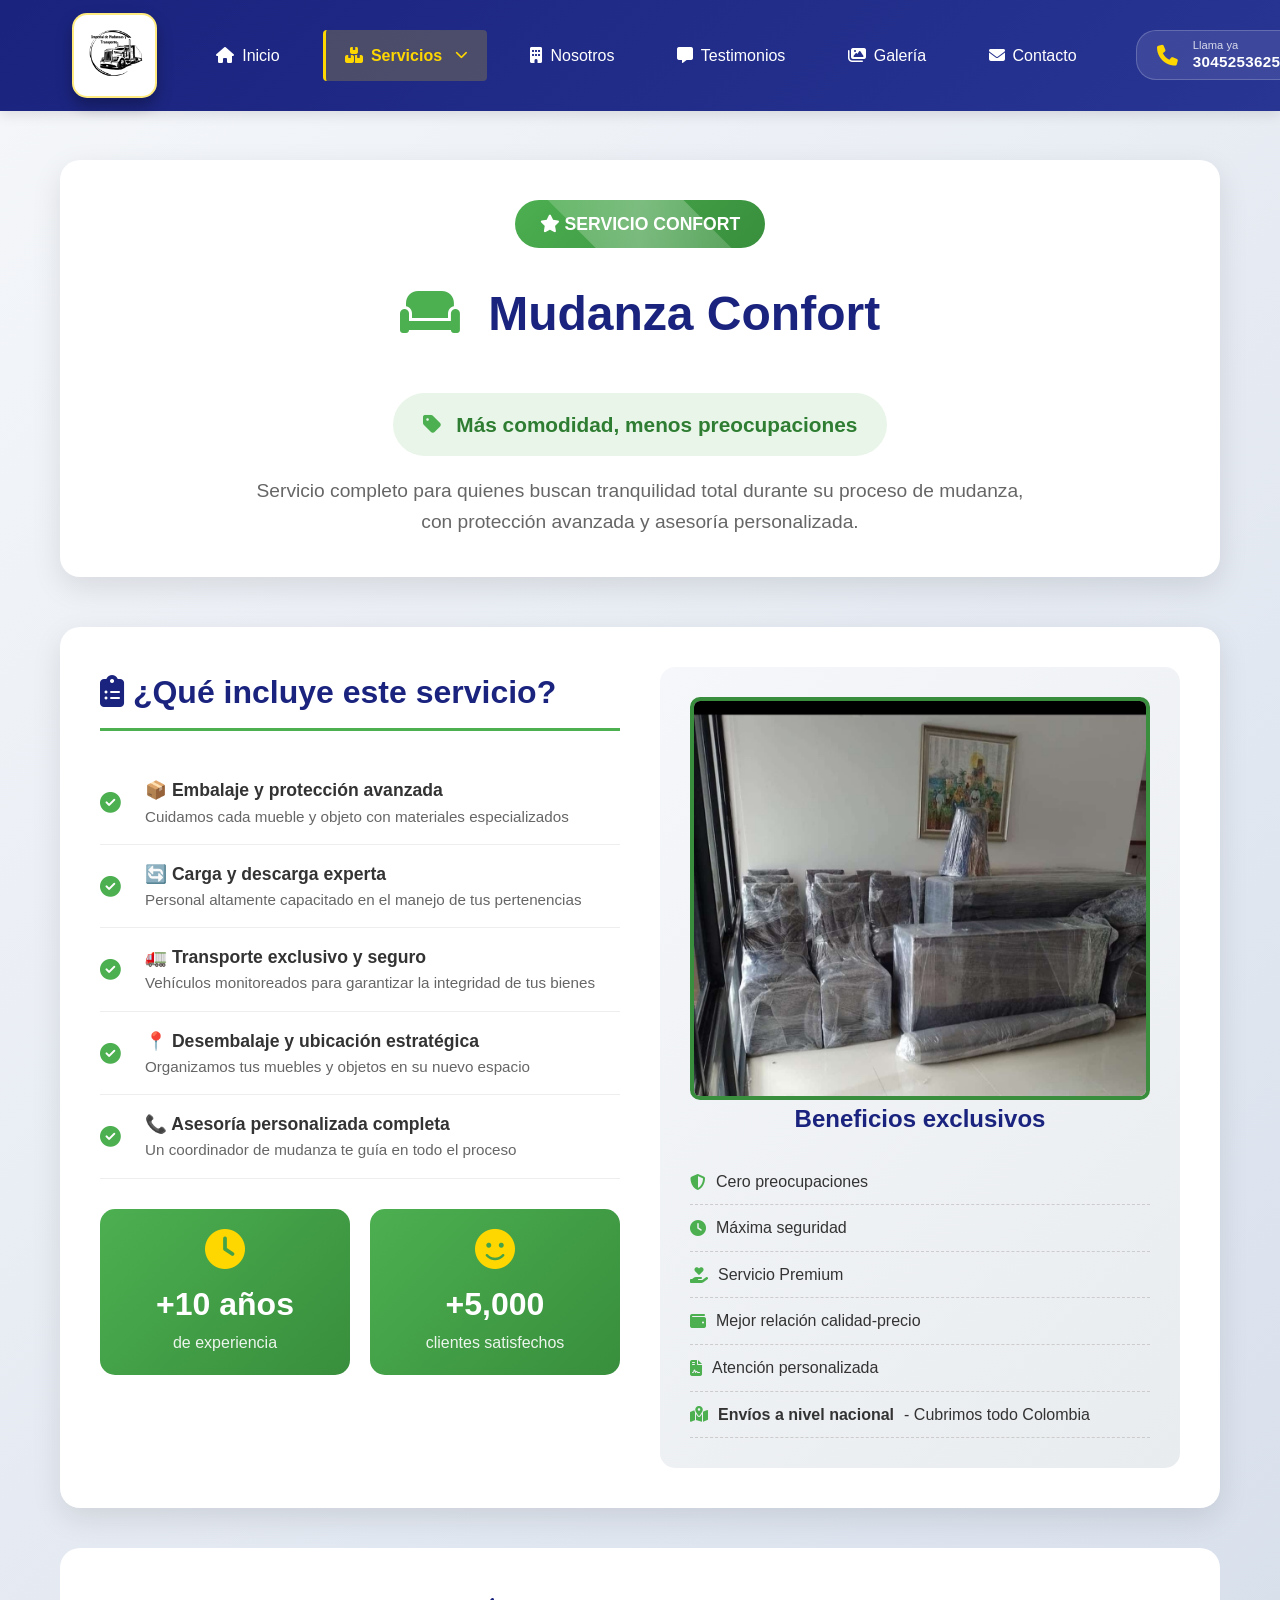
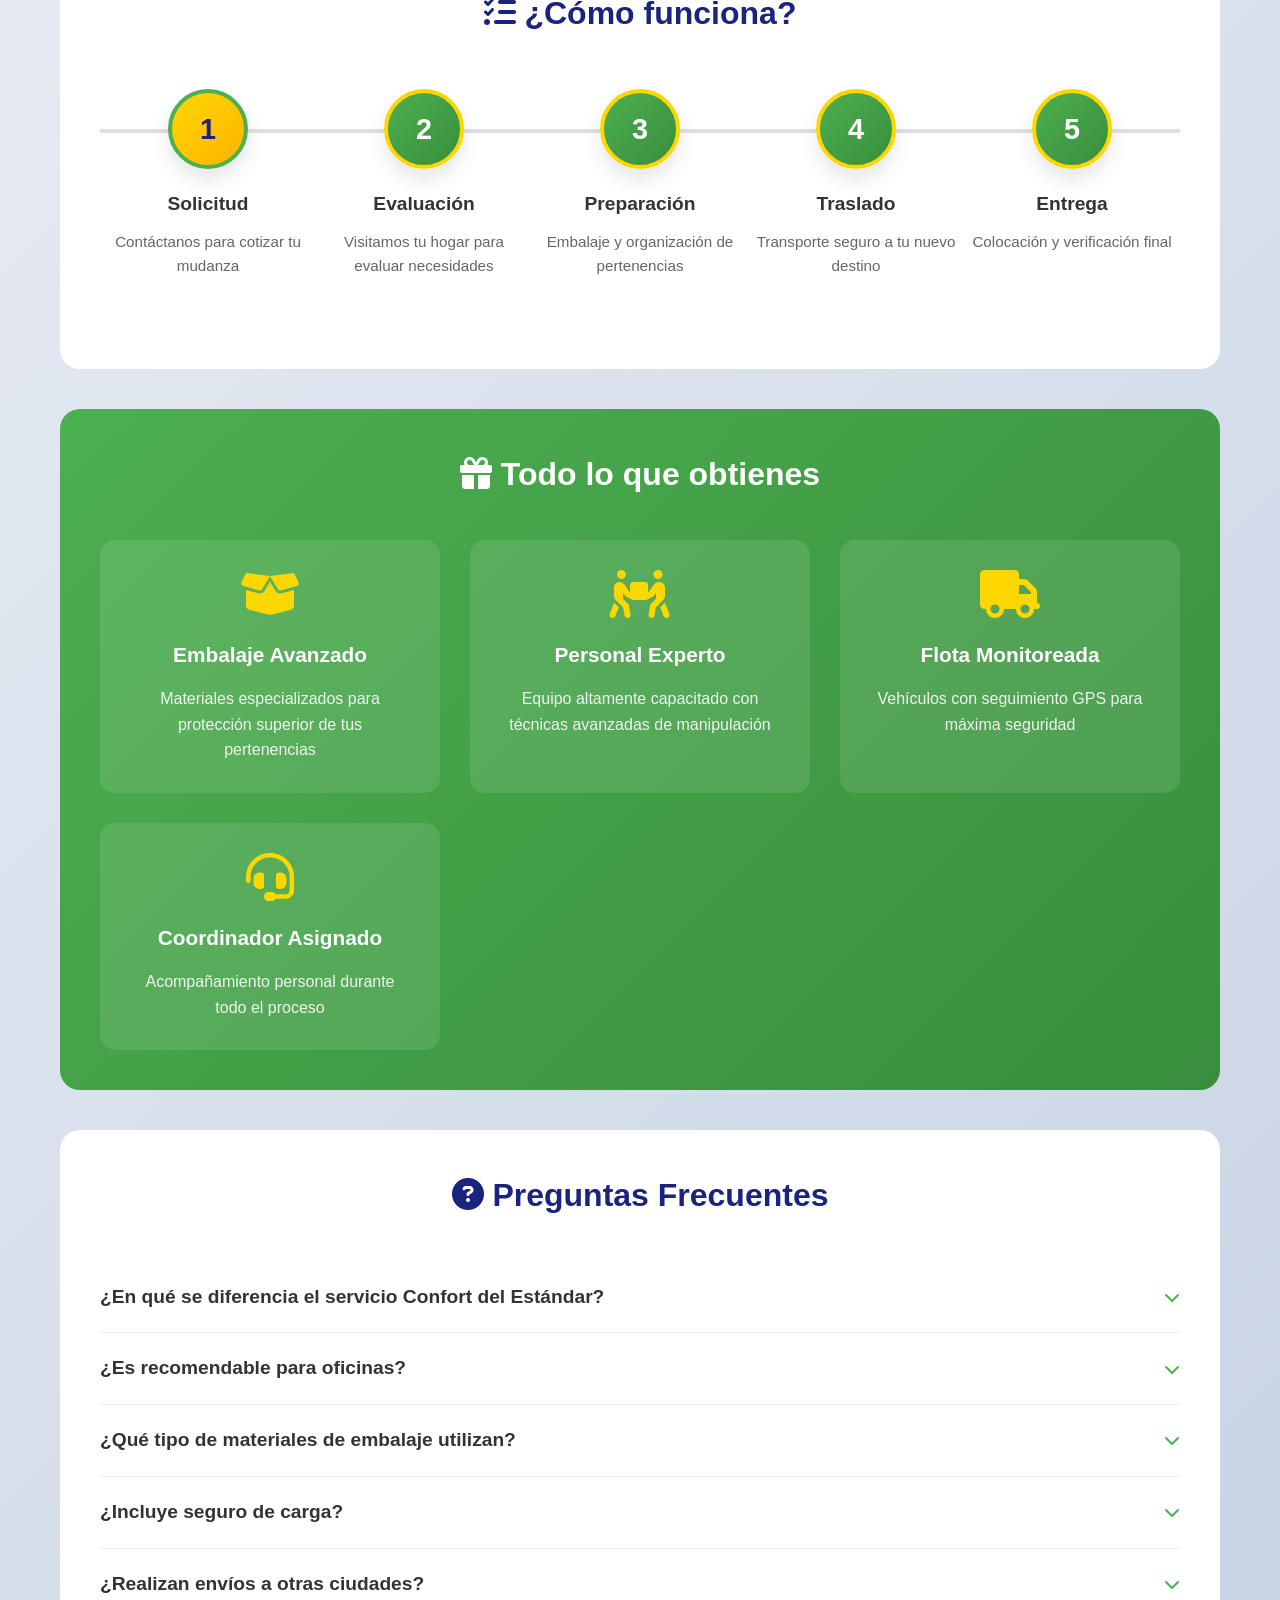
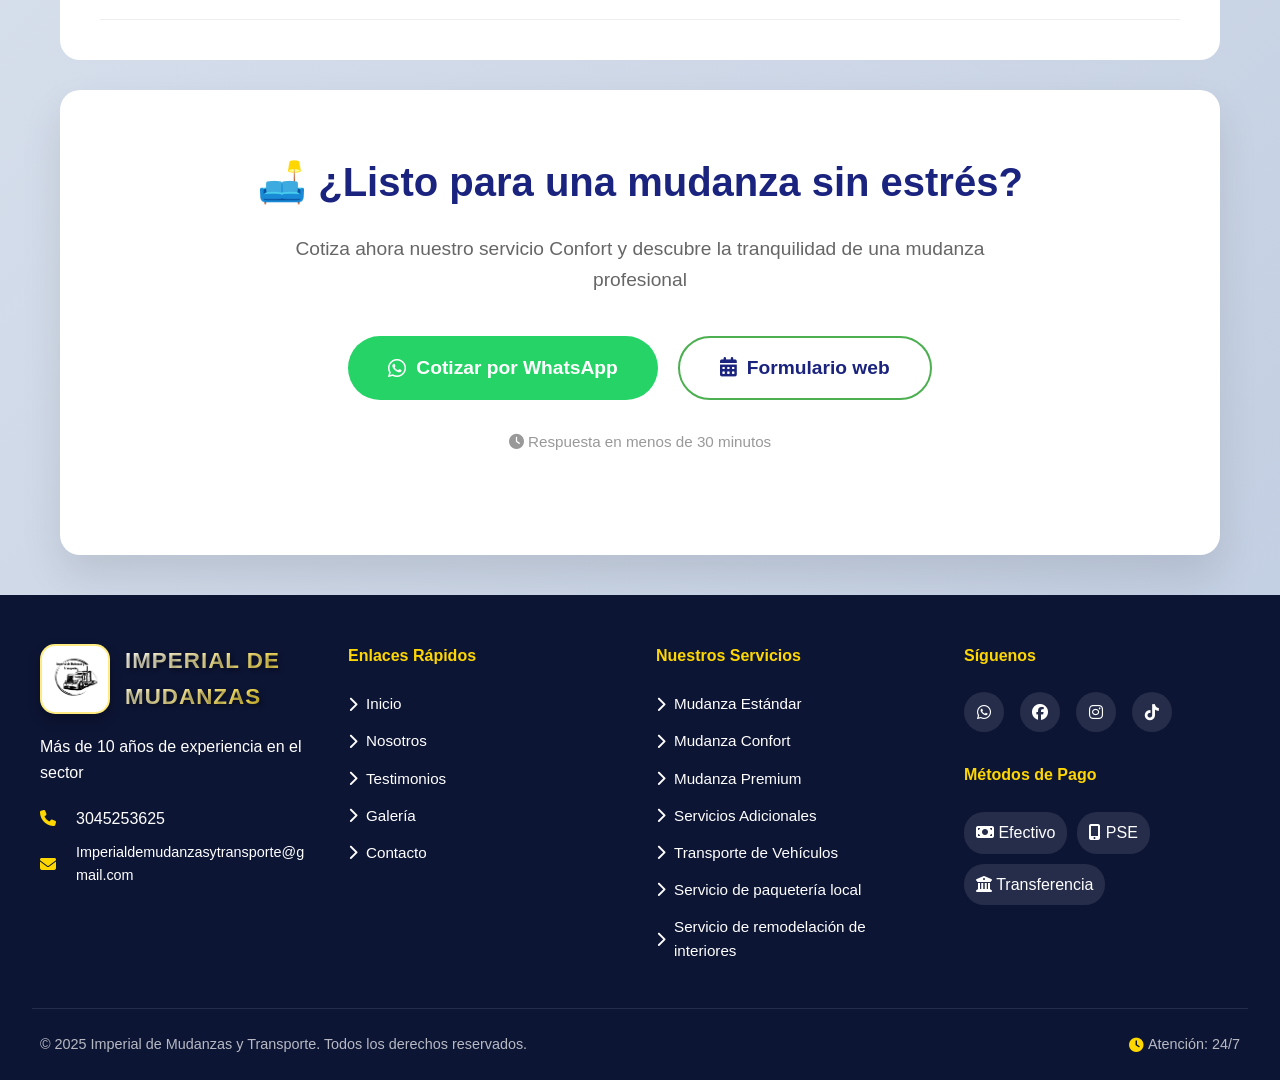
<file: Imperial-mudanzas-html/servicios/mudanza-confort.html>
<!DOCTYPE html>
<html lang="es">
<head>
    <meta charset="UTF-8">
    <meta name="viewport" content="width=device-width, initial-scale=1.0">
    
    <!-- ======================================== -->
    <!-- GOOGLE ANALYTICS -->
    <!-- ======================================== -->
    <script async src="https://www.googletagmanager.com/gtag/js?id=G-4DJDTXFBBV"></script>
    <script>
      window.dataLayer = window.dataLayer || [];
      function gtag(){dataLayer.push(arguments);}
      gtag('js', new Date());
      gtag('config', 'G-4DJDTXFBBV');
    </script>

    <!-- ======================================== -->
    <!-- TÍTULO Y METADATOS SEO -->
    <!-- ======================================== -->
    <title>Mudanza Confort en Bogotá | Servicio Premium | Imperial de Mudanzas</title>
    <meta name="description" content="Mudanza Confort: servicio completo con embalaje avanzado, desembalaje, coordinador asignado y transporte monitoreado. La tranquilidad que buscas para tu mudanza.">
    <meta name="keywords" content="mudanza confort, mudanza sin estrés, mudanzas bogotá, mudanzas con coordinador, desembalaje, mudanzas premium, transporte monitoreado">
    <meta name="author" content="Imperial de Mudanzas">
    <meta name="robots" content="index, follow">
    <meta http-equiv="content-language" content="es-co">
    
    <!-- OPEN GRAPH -->
    <meta property="og:type" content="website">
    <meta property="og:url" content="https://tu-proyecto.web.app/servicios/mudanza-confort.html">
    <meta property="og:title" content="Mudanza Confort en Bogotá - Imperial de Mudanzas">
    <meta property="og:description" content="Servicio de mudanza Confort con embalaje avanzado, coordinador asignado y desembalaje incluido. Tu tranquilidad es nuestra prioridad.">
    <meta property="og:image" content="https://tu-proyecto.web.app/images/og-mudanza-confort.jpg">
    <meta property="og:image:width" content="1200">
    <meta property="og:image:height" content="630">
    <meta property="og:locale" content="es_CO">
    <meta property="og:site_name" content="Imperial de Mudanzas">
    
    <!-- TWITTER CARDS -->
    <meta name="twitter:card" content="summary_large_image">
    <meta name="twitter:title" content="Mudanza Confort - Imperial de Mudanzas">
    <meta name="twitter:description" content="Mudanza con coordinador asignado y desembalaje. La opción más completa para tu tranquilidad.">
    <meta name="twitter:image" content="https://tu-proyecto.web.app/images/twitter-mudanza-confort.jpg">
    
    <!-- FAVICON -->
    <link rel="icon" type="image/x-icon" href="../images/favicon.ico">
    <link rel="shortcut icon" href="../images/favicon.ico" type="image/x-icon">
    <link rel="icon" type="image/png" sizes="16x16" href="../images/favicon-16x16.png">
    <link rel="icon" type="image/png" sizes="32x32" href="../images/favicon-32x32.png">
    <link rel="apple-touch-icon" href="../images/apple-touch-icon.png">
    <meta name="msapplication-TileImage" content="../images/favicon.ico">
    <meta name="msapplication-TileColor" content="#1a237e">
    <meta name="theme-color" content="#1a237e">
    
    <!-- ESTILOS Y FUENTES -->
    <link rel="stylesheet" href="../css/styles.css">
    <link rel="stylesheet" href="https://cdnjs.cloudflare.com/ajax/libs/font-awesome/6.4.0/css/all.min.css">
    
    <!-- ESTILOS ESPECÍFICOS -->
    <style>
        .service-detail-page { padding-top: 120px; background: linear-gradient(135deg, #f5f7fa 0%, #c3cfe2 100%); min-height: 100vh; }
        .service-detail-container { max-width: 1200px; margin: 0 auto; padding: 40px 20px; }
        .service-detail-header { text-align: center; margin-bottom: 50px; background: white; padding: 40px; border-radius: 20px; box-shadow: 0 10px 30px rgba(0,0,0,0.1); }
        .service-detail-header h1 { color: #1a237e; font-size: 3rem; margin-bottom: 20px; }
        .service-detail-header h1 i { color: #4CAF50; margin-right: 15px; }
        .service-badge { background: linear-gradient(135deg, #4CAF50 0%, #388E3C 100%); color: white; padding: 10px 25px; border-radius: 30px; display: inline-block; font-weight: 600; font-size: 1.1rem; margin-bottom: 20px; }
        .service-price-tag { background: #e8f5e8; color: #2e7d32; padding: 15px 30px; border-radius: 50px; display: inline-block; font-size: 1.3rem; font-weight: 600; margin: 20px 0; }
        .service-price-tag i { color: #4caf50; margin-right: 10px; }
        .service-content-grid { display: grid; grid-template-columns: 1fr 1fr; gap: 40px; background: white; border-radius: 20px; padding: 40px; box-shadow: 0 10px 30px rgba(0,0,0,0.1); margin-bottom: 40px; }
        .service-info h2 { color: #1a237e; margin-bottom: 30px; font-size: 2rem; border-bottom: 3px solid #4CAF50; padding-bottom: 10px; }
        .feature-list { list-style: none; padding: 0; }
        .feature-list li { padding: 15px 0; border-bottom: 1px solid #eee; display: flex; align-items: center; gap: 15px; font-size: 1.1rem; }
        .feature-list li i { color: #4caf50; font-size: 1.3rem; width: 30px; }
        .feature-list li strong { color: #333; }
        .feature-list li p { margin: 0; color: #666; font-size: 0.95rem; }
        .service-stats { display: grid; grid-template-columns: repeat(2, 1fr); gap: 20px; margin-top: 30px; }
        .stat-item { text-align: center; padding: 20px; background: linear-gradient(135deg, #4CAF50 0%, #388E3C 100%); border-radius: 15px; color: white; }
        .stat-item i { font-size: 2.5rem; margin-bottom: 10px; color: #ffd700; }
        .stat-item .stat-number { font-size: 2rem; font-weight: 700; display: block; }
        .stat-item .stat-label { font-size: 1rem; opacity: 0.9; }
        .service-image { background: linear-gradient(135deg, #f5f7fa 0%, #e9ecef 100%); border-radius: 15px; padding: 30px; display: flex; flex-direction: column; justify-content: center; align-items: center; }
        .service-image i { font-size: 8rem; color: #4CAF50; margin-bottom: 30px; animation: float 3s ease-in-out infinite; }
        .service-image img { width: 100%; display: flex; border: solid 0.3em; border-color: #388E3C; border-radius: 10px; }
        @keyframes float { 0%, 100% { transform: translateY(0); } 50% { transform: translateY(-20px); } }
        .service-image h3 { color: #1a237e; margin-bottom: 20px; font-size: 1.5rem; }
        .service-image ul { list-style: none; padding: 0; width: 100%; }
        .service-image ul li { padding: 10px 0; display: flex; align-items: center; gap: 10px; border-bottom: 1px dashed #ccc; }
        .service-image ul li i { font-size: 1rem; color: #4caf50; margin: 0; animation: none; }
        .process-timeline { background: white; border-radius: 20px; padding: 40px; margin-bottom: 40px; }
        .process-timeline h2 { color: #1a237e; margin-bottom: 40px; text-align: center; font-size: 2rem; }
        .timeline-steps { display: flex; justify-content: space-between; position: relative; margin: 50px 0; }
        .timeline-steps::before { content: ''; position: absolute; top: 40px; left: 0; width: 100%; height: 4px; background: #e0e0e0; z-index: 1; }
        .step { text-align: center; position: relative; z-index: 2; flex: 1; }
        .step-circle { width: 80px; height: 80px; background: linear-gradient(135deg, #4CAF50 0%, #388E3C 100%); border-radius: 50%; display: flex; align-items: center; justify-content: center; margin: 0 auto 20px; color: white; font-size: 1.8rem; font-weight: 700; border: 4px solid #ffd700; box-shadow: 0 10px 20px rgba(0,0,0,0.1); }
        .step.active .step-circle { background: linear-gradient(135deg, #ffd700 0%, #ffb300 100%); color: #1a237e; border-color: #4CAF50; }
        .step h4 { color: #333; margin-bottom: 10px; font-size: 1.2rem; }
        .step p { color: #666; font-size: 0.95rem; max-width: 200px; margin: 0 auto; }
        .included-services { background: linear-gradient(135deg, #4CAF50 0%, #388E3C 100%); border-radius: 20px; padding: 40px; color: white; margin-bottom: 40px; }
        .included-services h2 { text-align: center; margin-bottom: 40px; font-size: 2rem; }
        .included-grid { display: grid; grid-template-columns: repeat(auto-fit, minmax(250px, 1fr)); gap: 30px; }
        .included-item { text-align: center; padding: 30px; background: rgba(255, 255, 255, 0.1); border-radius: 15px; transition: all 0.3s; }
        .included-item:hover { background: rgba(255, 255, 255, 0.2); transform: translateY(-5px); }
        .included-item i { font-size: 3rem; color: #ffd700; margin-bottom: 20px; }
        .included-item h3 { margin-bottom: 15px; font-size: 1.3rem; }
        .included-item p { opacity: 0.9; line-height: 1.6; }
        .cta-section { text-align: center; background: white; border-radius: 20px; padding: 60px; box-shadow: 0 20px 40px rgba(0,0,0,0.1); }
        .cta-section h2 { color: #1a237e; font-size: 2.5rem; margin-bottom: 20px; }
        .cta-section p { color: #666; font-size: 1.2rem; margin-bottom: 40px; max-width: 700px; margin-left: auto; margin-right: auto; }
        .cta-buttons { display: flex; gap: 20px; justify-content: center; flex-wrap: wrap; }
        .cta-primary { background: linear-gradient(135deg, #4CAF50 0%, #388E3C 100%); color: white; padding: 15px 40px; border-radius: 50px; text-decoration: none; font-weight: 600; font-size: 1.2rem; display: inline-flex; align-items: center; gap: 10px; transition: all 0.3s; }
        .cta-primary:hover { transform: translateY(-3px); box-shadow: 0 10px 20px rgba(76, 175, 80, 0.3); }
        .cta-secondary { background: white; color: #1a237e; padding: 15px 40px; border-radius: 50px; text-decoration: none; font-weight: 600; font-size: 1.2rem; display: inline-flex; align-items: center; gap: 10px; border: 2px solid #4CAF50; transition: all 0.3s; }
        .cta-secondary:hover { background: #4CAF50; color: white; }
        .faq-section { background: white; border-radius: 20px; padding: 40px; margin-top: 40px; }
        .faq-section h2 { color: #1a237e; text-align: center; margin-bottom: 40px; font-size: 2rem; }
        .faq-item { border-bottom: 1px solid #eee; padding: 20px 0; }
        .faq-question { display: flex; justify-content: space-between; align-items: center; cursor: pointer; }
        .faq-question h3 { color: #333; font-size: 1.2rem; margin: 0; }
        .faq-question i { color: #4CAF50; transition: transform 0.3s; }
        .faq-question.active i { transform: rotate(180deg); }
        .faq-answer { display: none; padding: 20px 0 10px; color: #666; line-height: 1.6; }
        .faq-answer.show { display: block; }

        /* Estilos menú activo */
        .nav-item.active > a { color: #ffd700 !important; }
        .active-submenu { color: #ffd700 !important; font-weight: bold; }

        @media (max-width: 768px) {
            .service-content-grid { grid-template-columns: 1fr; }
            .timeline-steps { flex-direction: column; gap: 30px; }
            .timeline-steps::before { display: none; }
            .cta-buttons { flex-direction: column; }
            .service-detail-header h1 { font-size: 2rem; }
        }
    </style>
</head>
<body>

    <!-- ======================================== -->
    <!-- MENÚ DE NAVEGACIÓN -->
    <!-- ======================================== -->
    <nav class="main-nav">
        <div class="nav-container">
            <div class="nav-logo" style="margin-right: 40px;">
                <a href="../index.html">
                    <img src="../images/logo.png" alt="Imperial de Mudanzas" 
                         style="height: 85px; width: auto; border-radius: 15px; box-shadow: 0 8px 16px rgba(0,0,0,0.3); transition: transform 0.3s, box-shadow 0.3s; border: 2px solid rgba(255,215,0,0.5); background: white; padding: 3px;"
                         onmouseover="this.style.transform='scale(1.05)'; this.style.boxShadow='0 12px 24px rgba(255,215,0,0.4)';"
                         onmouseout="this.style.transform='scale(1)'; this.style.boxShadow='0 8px 16px rgba(0,0,0,0.3)';">
                </a>
            </div>
                            
            <button class="mobile-menu-btn" onclick="abrirMenu()">
                <i class="fas fa-bars"></i>
            </button>
            
            <ul class="nav-menu" id="miMenu">
                <li class="nav-item">
                    <a href="../index.html"><i class="fas fa-home"></i> Inicio</a>
                </li>
                
                <!-- Menú activo en Servicios -->
                <li class="nav-item has-submenu active">
                    <a href="javascript:void(0);" onclick="abrirSubmenu()">
                        <i class="fas fa-boxes"></i> Servicios <i class="fas fa-chevron-down" id="iconoSubmenu"></i>
                    </a>
                    <ul class="submenu show" id="submenuServicios">
                        <li><a href="mudanza-estandar.html"><i class="fas fa-home"></i> Mudanza Estándar</a></li>
                        <li><a href="mudanza-confort.html" class="active-submenu"><i class="fas fa-couch"></i> Mudanza Confort</a></li>
                        <li><a href="mudanza-premium.html"><i class="fas fa-crown"></i> Mudanza Premium</a></li>
                        <li class="submenu-divider"></li>
                        <li><a href="servicios-adicionales.html"><i class="fas fa-plus-circle"></i> Servicios Adicionales</a></li>
                        <li><a href="transporte-vehiculos.html"><i class="fas fa-truck-moving"></i> Transporte de Vehículos</a></li>
                        <li><a href="paqueteria-local.html"><i class="fas fa-city"></i> Servicio de paquetería local</a></li>
                        <li><a href="remodelacion-interiores.html"><i class="fas fa-tools"></i> Servicio de remodelación de interiores</a></li>
                    </ul>
                </li>
                
                <li class="nav-item">
                    <a href="../nosotros.html"><i class="fas fa-building"></i> Nosotros</a>
                </li>
                
                <li class="nav-item">
                    <a href="../testimonios.html"><i class="fas fa-comment-alt"></i> Testimonios</a>
                </li>
    
                <li class="nav-item">
                    <a href="../galeria.html"><i class="fas fa-images"></i> Galería</a>
                </li>
    
                <li class="nav-item">
                    <a href="../contacto.html"><i class="fas fa-envelope"></i> Contacto</a>
                </li>
            </ul>
            
            <div class="nav-contact">
                <a href="tel:3045253625" class="contact-phone">
                    <i class="fas fa-phone"></i>
                    <div class="phone-text">
                        <span class="phone-label">Llama ya</span>
                        <span class="phone-number">3045253625</span>
                    </div>
                </a>
                <a href="../index.html#contacto" class="nav-cta">
                    <i class="fas fa-phone-alt"></i> Cotizar
                </a>
            </div>
        </div>
    </nav>
    
    <div class="service-detail-page">
        <div class="service-detail-container">
            <!-- Header del Servicio -->
            <div class="service-detail-header">
                <div class="service-badge">
                    <i class="fas fa-star"></i> SERVICIO CONFORT
                </div>
                <h1>
                    <i class="fas fa-couch"></i>
                    Mudanza Confort
                </h1>
                <p class="service-price-tag">
                    <i class="fas fa-tag"></i>
                    Más comodidad, menos preocupaciones
                </p>
                <p style="color: #666; font-size: 1.2rem; max-width: 800px; margin: 0 auto;">
                    Servicio completo para quienes buscan tranquilidad total durante su proceso de mudanza, 
                    con protección avanzada y asesoría personalizada.
                </p>
            </div>
            
            <!-- Contenido Principal -->
            <div class="service-content-grid">
                <div class="service-info">
                    <h2><i class="fas fa-clipboard-list"></i> ¿Qué incluye este servicio?</h2>
                    <ul class="feature-list">
                        <li>
                            <i class="fas fa-check-circle"></i>
                            <div>
                                <strong>📦 Embalaje y protección avanzada</strong>
                                <p>Cuidamos cada mueble y objeto con materiales especializados</p>
                            </div>
                        </li>
                        <li>
                            <i class="fas fa-check-circle"></i>
                            <div>
                                <strong>🔄 Carga y descarga experta</strong>
                                <p>Personal altamente capacitado en el manejo de tus pertenencias</p>
                            </div>
                        </li>
                        <li>
                            <i class="fas fa-check-circle"></i>
                            <div>
                                <strong>🚛 Transporte exclusivo y seguro</strong>
                                <p>Vehículos monitoreados para garantizar la integridad de tus bienes</p>
                            </div>
                        </li>
                        <li>
                            <i class="fas fa-check-circle"></i>
                            <div>
                                <strong>📍 Desembalaje y ubicación estratégica</strong>
                                <p>Organizamos tus muebles y objetos en su nuevo espacio</p>
                            </div>
                        </li>
                        <li>
                            <i class="fas fa-check-circle"></i>
                            <div>
                                <strong>📞 Asesoría personalizada completa</strong>
                                <p>Un coordinador de mudanza te guía en todo el proceso</p>
                            </div>
                        </li>
                    </ul>
                    
                    <div class="service-stats">
                        <div class="stat-item">
                            <i class="fas fa-clock"></i>
                            <span class="stat-number">+10 años</span>
                            <span class="stat-label">de experiencia</span>
                        </div>
                        <div class="stat-item">
                            <i class="fas fa-smile"></i>
                            <span class="stat-number">+5,000</span>
                            <span class="stat-label">clientes satisfechos</span>
                        </div>
                    </div>
                </div>
                
                <div class="service-image">
                    <!-- Imagen ajustada con la ruta correcta -->
                    <img src="../images/galeria/mudanza-confort.jpg" alt="Servicio de Mudanza Confort">
                    <h3>Beneficios exclusivos</h3>
                    <ul>
                        <li><i class="fas fa-shield-alt"></i> Cero preocupaciones</li>
                        <li><i class="fas fa-clock"></i> Máxima seguridad</li>
                        <li><i class="fas fa-hand-holding-heart"></i> Servicio Premium</li>
                        <li><i class="fas fa-wallet"></i> Mejor relación calidad-precio</li>
                        <li><i class="fas fa-file-contract"></i> Atención personalizada</li>
                        <li><i class="fas fa-map-marked-alt"></i> <strong>Envíos a nivel nacional</strong> - Cubrimos todo Colombia</li>
                    </ul>
                </div>
            </div>
            
            <!-- Proceso de Mudanza -->
            <div class="process-timeline">
                <h2><i class="fas fa-tasks"></i> ¿Cómo funciona?</h2>
                <div class="timeline-steps">
                    <div class="step active">
                        <div class="step-circle">1</div>
                        <h4>Solicitud</h4>
                        <p>Contáctanos para cotizar tu mudanza</p>
                    </div>
                    <div class="step">
                        <div class="step-circle">2</div>
                        <h4>Evaluación</h4>
                        <p>Visitamos tu hogar para evaluar necesidades</p>
                    </div>
                    <div class="step">
                        <div class="step-circle">3</div>
                        <h4>Preparación</h4>
                        <p>Embalaje y organización de pertenencias</p>
                    </div>
                    <div class="step">
                        <div class="step-circle">4</div>
                        <h4>Traslado</h4>
                        <p>Transporte seguro a tu nuevo destino</p>
                    </div>
                    <div class="step">
                        <div class="step-circle">5</div>
                        <h4>Entrega</h4>
                        <p>Colocación y verificación final</p>
                    </div>
                </div>
            </div>
            
            <!-- Servicios Incluidos Detallados -->
            <div class="included-services">
                <h2><i class="fas fa-gift"></i> Todo lo que obtienes</h2>
                <div class="included-grid">
                    <div class="included-item">
                        <i class="fas fa-box-open"></i>
                        <h3>Embalaje Avanzado</h3>
                        <p>Materiales especializados para protección superior de tus pertenencias</p>
                    </div>
                    <div class="included-item">
                        <i class="fas fa-people-carry"></i>
                        <h3>Personal Experto</h3>
                        <p>Equipo altamente capacitado con técnicas avanzadas de manipulación</p>
                    </div>
                    <div class="included-item">
                        <i class="fas fa-truck"></i>
                        <h3>Flota Monitoreada</h3>
                        <p>Vehículos con seguimiento GPS para máxima seguridad</p>
                    </div>
                    <div class="included-item">
                        <i class="fas fa-headset"></i>
                        <h3>Coordinador Asignado</h3>
                        <p>Acompañamiento personal durante todo el proceso</p>
                    </div>
                </div>
            </div>
            
            <!-- Preguntas Frecuentes -->
            <div class="faq-section" style="margin-bottom: 30px !important;">
                <h2><i class="fas fa-question-circle"></i> Preguntas Frecuentes</h2>
                
                <div class="faq-item">
                    <div class="faq-question" onclick="toggleFAQ(this)">
                        <h3>¿En qué se diferencia el servicio Confort del Estándar?</h3>
                        <i class="fas fa-chevron-down"></i>
                    </div>
                    <div class="faq-answer">
                        El servicio Confort incluye embalaje profesional con materiales de mayor calidad, 
                        desembalaje y organización en el destino, y un coordinador asignado que te acompaña 
                        durante todo el proceso.
                    </div>
                </div>
                
                <div class="faq-item">
                    <div class="faq-question" onclick="toggleFAQ(this)">
                        <h3>¿Es recomendable para oficinas?</h3>
                        <i class="fas fa-chevron-down"></i>
                    </div>
                    <div class="faq-answer">
                        Sí, es ideal para oficinas que necesitan minimizar el tiempo de inactividad. 
                        Nuestro equipo se encarga de que todo quede organizado y funcionando en tu nuevo espacio.
                    </div>
                </div>
                
                <div class="faq-item">
                    <div class="faq-question" onclick="toggleFAQ(this)">
                        <h3>¿Qué tipo de materiales de embalaje utilizan?</h3>
                        <i class="fas fa-chevron-down"></i>
                    </div>
                    <div class="faq-answer">
                        Utilizamos cajas reforzadas, plástico burbuja, mantas de mudanza, esquineros 
                        y papel kraft de alta calidad, además de materiales especiales para objetos 
                        frágiles o de valor.
                    </div>
                </div>
                
                <div class="faq-item">
                    <div class="faq-question" onclick="toggleFAQ(this)">
                        <h3>¿Incluye seguro de carga?</h3>
                        <i class="fas fa-chevron-down"></i>
                    </div>
                    <div class="faq-answer">
                        Sí, todos nuestros servicios incluyen un seguro básico de carga. Para objetos 
                        de alto valor, ofrecemos coberturas adicionales.
                    </div>
                </div>
                
                <div class="faq-item">
                    <div class="faq-question" onclick="toggleFAQ(this)">
                        <h3>¿Realizan envíos a otras ciudades?</h3>
                        <i class="fas fa-chevron-down"></i>
                    </div>
                    <div class="faq-answer">
                        ¡Sí! Realizamos mudanzas y envíos a <strong>nivel nacional</strong>. Trabajamos en 
                        principales ciudades como Bogotá, Medellín, Cali, Cartagena, Barranquilla, Bucaramanga 
                        y más. Consulta por tu destino específico.
                    </div>
                </div>
            </div>
            
            <!-- Llamado a la Acción -->
            <div class="cta-section">
                <h2>🛋️ ¿Listo para una mudanza sin estrés?</h2>
                <p>Cotiza ahora nuestro servicio Confort y descubre la tranquilidad de una mudanza profesional</p>
                <div class="cta-buttons">
                    <a href="https://wa.me/573045253625?text=Hola%21%20Me%20gustar%C3%ADa%20solicitar%20una%20cotizaci%C3%B3n%20para%20una%20mudanza.%0A%0A*SERVICIO*%3A%20Mudanza%20Confort%0A*ORIGEN*%3A%20%5BEscriba%20ciudad%20de%20origen%5D%0A*DESTINO*%3A%20%5BEscriba%20ciudad%20de%20destino%5D%0A*FECHA%20APROXIMADA*%3A%20%5BIndique%20fecha%5D%0A*TEL%C3%89FONO%20DE%20CONTACTO*%3A%20%5BSu%20tel%C3%A9fono%5D%0A%0AQuedo%20atento%20a%20su%20respuesta.%20%C2%A1Gracias%21" 
                       target="_blank" 
                       class="cta-primary" 
                       style="background: #25D366; display: inline-flex; align-items: center; gap: 10px;">
                        <i class="fab fa-whatsapp" style="font-size: 1.3rem;"></i> Cotizar por WhatsApp
                    </a>
                    
                    <!-- Botón secundario actualizado a index.html -->
                    <a href="../index.html#contacto" class="cta-secondary">
                        <i class="fas fa-calendar-alt"></i> Formulario web
                    </a>
                </div>
                <p style="margin-top: 30px; color: #999; font-size: 0.95rem;">
                    <i class="fas fa-clock"></i> Respuesta en menos de 30 minutos
                </p>
            </div>
        </div>
    </div>
    
    <!-- ======================================== -->
    <!-- FOOTER ACTUALIZADO -->
    <!-- ======================================== -->
    <footer class="footer">
        <div class="footer-content">
            <div class="footer-logo">
                <a href="../index.html" style="display: flex; align-items: center; gap: 15px; text-decoration: none; margin-bottom: 20px;">
                    <img src="../images/logo.png" alt="Imperial de Mudanzas" style="height: 70px; width: auto; border-radius: 15px; box-shadow: 0 6px 12px rgba(0,0,0,0.3); border: 2px solid rgba(255,215,0,0.5); background: white; padding: 3px;">
                    <span style="color: white; font-weight: 700; font-size: 1.4rem; text-shadow: 2px 2px 4px rgba(0,0,0,0.5); letter-spacing: 1px; background: linear-gradient(135deg, #fff 0%, #ffd700 100%); -webkit-background-clip: text; -webkit-text-fill-color: transparent; background-clip: text;">IMPERIAL DE MUDANZAS</span>
                </a>
                <p>Más de 10 años de experiencia en el sector</p>
                <div style="margin-top: 20px;">
                    <p style="display: flex; align-items: center; gap: 10px; margin-bottom: 10px;"><i class="fas fa-phone" style="color: #ffd700;"></i> <span>3045253625</span></p>
                    <p style="display: flex; align-items: center; gap: 10px; word-break: break-word;"><i class="fas fa-envelope" style="color: #ffd700; flex-shrink: 0;"></i><span style="font-size: 0.9rem;">Imperialdemudanzasytransporte@gmail.com</span></p>
                </div>
            </div>
            
            <div class="footer-links">
                <h4>Enlaces Rápidos</h4>
                <ul>
                    <li><a href="../index.html"><i class="fas fa-chevron-right"></i> Inicio</a></li>
                    <li><a href="../nosotros.html"><i class="fas fa-chevron-right"></i> Nosotros</a></li>
                    <li><a href="../testimonios.html"><i class="fas fa-chevron-right"></i> Testimonios</a></li>
                    <li><a href="../galeria.html"><i class="fas fa-chevron-right"></i> Galería</a></li>
                    <li><a href="../contacto.html"><i class="fas fa-chevron-right"></i> Contacto</a></li>
                </ul>
            </div>
            
            <div class="footer-links">
                <h4>Nuestros Servicios</h4>
                <ul>
                    <li><a href="mudanza-estandar.html"><i class="fas fa-chevron-right"></i> Mudanza Estándar</a></li>
                    <li><a href="mudanza-confort.html"><i class="fas fa-chevron-right"></i> Mudanza Confort</a></li>
                    <li><a href="mudanza-premium.html"><i class="fas fa-chevron-right"></i> Mudanza Premium</a></li>
                    <li><a href="servicios-adicionales.html"><i class="fas fa-chevron-right"></i> Servicios Adicionales</a></li>
                    <li><a href="transporte-vehiculos.html"><i class="fas fa-chevron-right"></i> Transporte de Vehículos</a></li>
                    <li><a href="paqueteria-local.html"><i class="fas fa-chevron-right"></i> Servicio de paquetería local</a></li>
                    <li><a href="remodelacion-interiores.html"><i class="fas fa-chevron-right"></i> Servicio de remodelación de interiores</a></li>
                </ul>
            </div>
            
            <div class="footer-social">
                <h4>Síguenos</h4>
                <div class="social-icons">
                    <a href="https://wa.me/573045253625" target="_blank" title="WhatsApp"><i class="fab fa-whatsapp"></i></a>
                    <a href="https://www.facebook.com/share/18BxR83M6Z/" target="_blank" title="Facebook"><i class="fab fa-facebook"></i></a>
                    <a href="https://www.instagram.com/imperialdemudanzasytransporte?igsh=a3E5OGJsY3d3NTR4" target="_blank" title="Instagram"><i class="fab fa-instagram"></i></a>
                    <a href="https://www.tiktok.com/@imperial.de.mudan?_r=1&_t=ZS-94p88LyYHeH" target="_blank" title="TikTok"><i class="fab fa-tiktok"></i></a>
                </div>
                <div style="margin-top: 30px;">
                    <h4>Métodos de Pago</h4>
                    <div style="display: flex; gap: 10px; margin-top: 15px; flex-wrap: wrap;">
                        <span style="background: rgba(255,255,255,0.1); padding: 8px 12px; border-radius: 20px;"><i class="fas fa-money-bill"></i> Efectivo</span>
                        <span style="background: rgba(255,255,255,0.1); padding: 8px 12px; border-radius: 20px;"><i class="fas fa-mobile-alt"></i> PSE</span>
                        <span style="background: rgba(255,255,255,0.1); padding: 8px 12px; border-radius: 20px;"><i class="fas fa-university"></i> Transferencia</span>
                    </div>
                </div>
            </div>
        </div>
        <div class="footer-bottom">
            <div style="max-width: 1200px; margin: 0 auto; display: flex; justify-content: space-between; align-items: center; flex-wrap: wrap; gap: 20px;">
                <p>&copy; 2025 Imperial de Mudanzas y Transporte. Todos los derechos reservados.</p>
                <p style="display: flex; align-items: center; gap: 5px;"><i class="fas fa-clock" style="color: #ffd700;"></i> Atención: 24/7</p>
            </div>
        </div>
    </footer>

    <button class="scroll-top-btn" id="scrollTopBtn" title="Volver arriba"><i class="fas fa-arrow-up"></i></button>

    <!-- SCRIPTS -->
    <script>
        // Menú
        function abrirMenu() { document.getElementById('miMenu').classList.toggle('active'); }
        function abrirSubmenu() {
            var submenu = document.getElementById('submenuServicios');
            var icono = document.getElementById('iconoSubmenu');
            submenu.classList.toggle('show');
            if (submenu.classList.contains('show')) { icono.style.transform = 'rotate(180deg)'; } else { icono.style.transform = 'rotate(0deg)'; }
        }
        document.addEventListener('click', function(event) {
            if (!event.target.closest('.main-nav')) {
                document.getElementById('miMenu').classList.remove('active');
                document.getElementById('submenuServicios').classList.remove('show');
                document.getElementById('iconoSubmenu').style.transform = 'rotate(0deg)';
            }
        });

        // Scroll Top
        window.onscroll = function() {
            const scrollBtn = document.getElementById('scrollTopBtn');
            if (document.body.scrollTop > 300 || document.documentElement.scrollTop > 300) { scrollBtn.classList.add('show'); } else { scrollBtn.classList.remove('show'); }
        };
        document.getElementById('scrollTopBtn')?.addEventListener('click', function() { window.scrollTo({ top: 0, behavior: 'smooth' }); });

        // Función para el FAQ
        function toggleFAQ(element) {
            element.classList.toggle('active');
            const answer = element.nextElementSibling;
            answer.classList.toggle('show');
        }
        
        // Smooth scroll para los enlaces
        document.querySelectorAll('a[href^="#"]').forEach(anchor => {
            anchor.addEventListener('click', function (e) {
                e.preventDefault();
                const target = document.querySelector(this.getAttribute('href'));
                if(target) {
                    target.scrollIntoView({
                        behavior: 'smooth',
                        block: 'start'
                    });
                }
            });
        });
    </script>

    <!-- DATOS ESTRUCTURADOS JSON-LD -->
    <script type="application/ld+json">
    {
        "@context": "https://schema.org",
        "@type": "Service",
        "name": "Mudanza Confort",
        "description": "Servicio completo de mudanza que incluye embalaje avanzado, desembalaje, coordinador asignado y transporte monitoreado.",
        "provider": {
            "@type": "MovingCompany",
            "name": "Imperial de Mudanzas",
            "url": "https://tu-proyecto.web.app/",
            "telephone": "+573045253625"
        },
        "areaServed": ["Bogotá", "Medellín", "Cali", "Cartagena", "Villavicencio"],
        "hasOfferCatalog": {
            "@type": "OfferCatalog",
            "name": "Incluye",
            "itemListElement": [
                { "@type": "Offer", "itemOffered": { "@type": "Service", "name": "Embalaje y protección avanzada" } },
                { "@type": "Offer", "itemOffered": { "@type": "Service", "name": "Carga y descarga experta" } },
                { "@type": "Offer", "itemOffered": { "@type": "Service", "name": "Transporte exclusivo y seguro" } },
                { "@type": "Offer", "itemOffered": { "@type": "Service", "name": "Desembalaje y ubicación estratégica" } },
                { "@type": "Offer", "itemOffered": { "@type": "Service", "name": "Asesoría personalizada completa" } }
            ]
        }
    }
    </script>
</body>
</html>
</file>
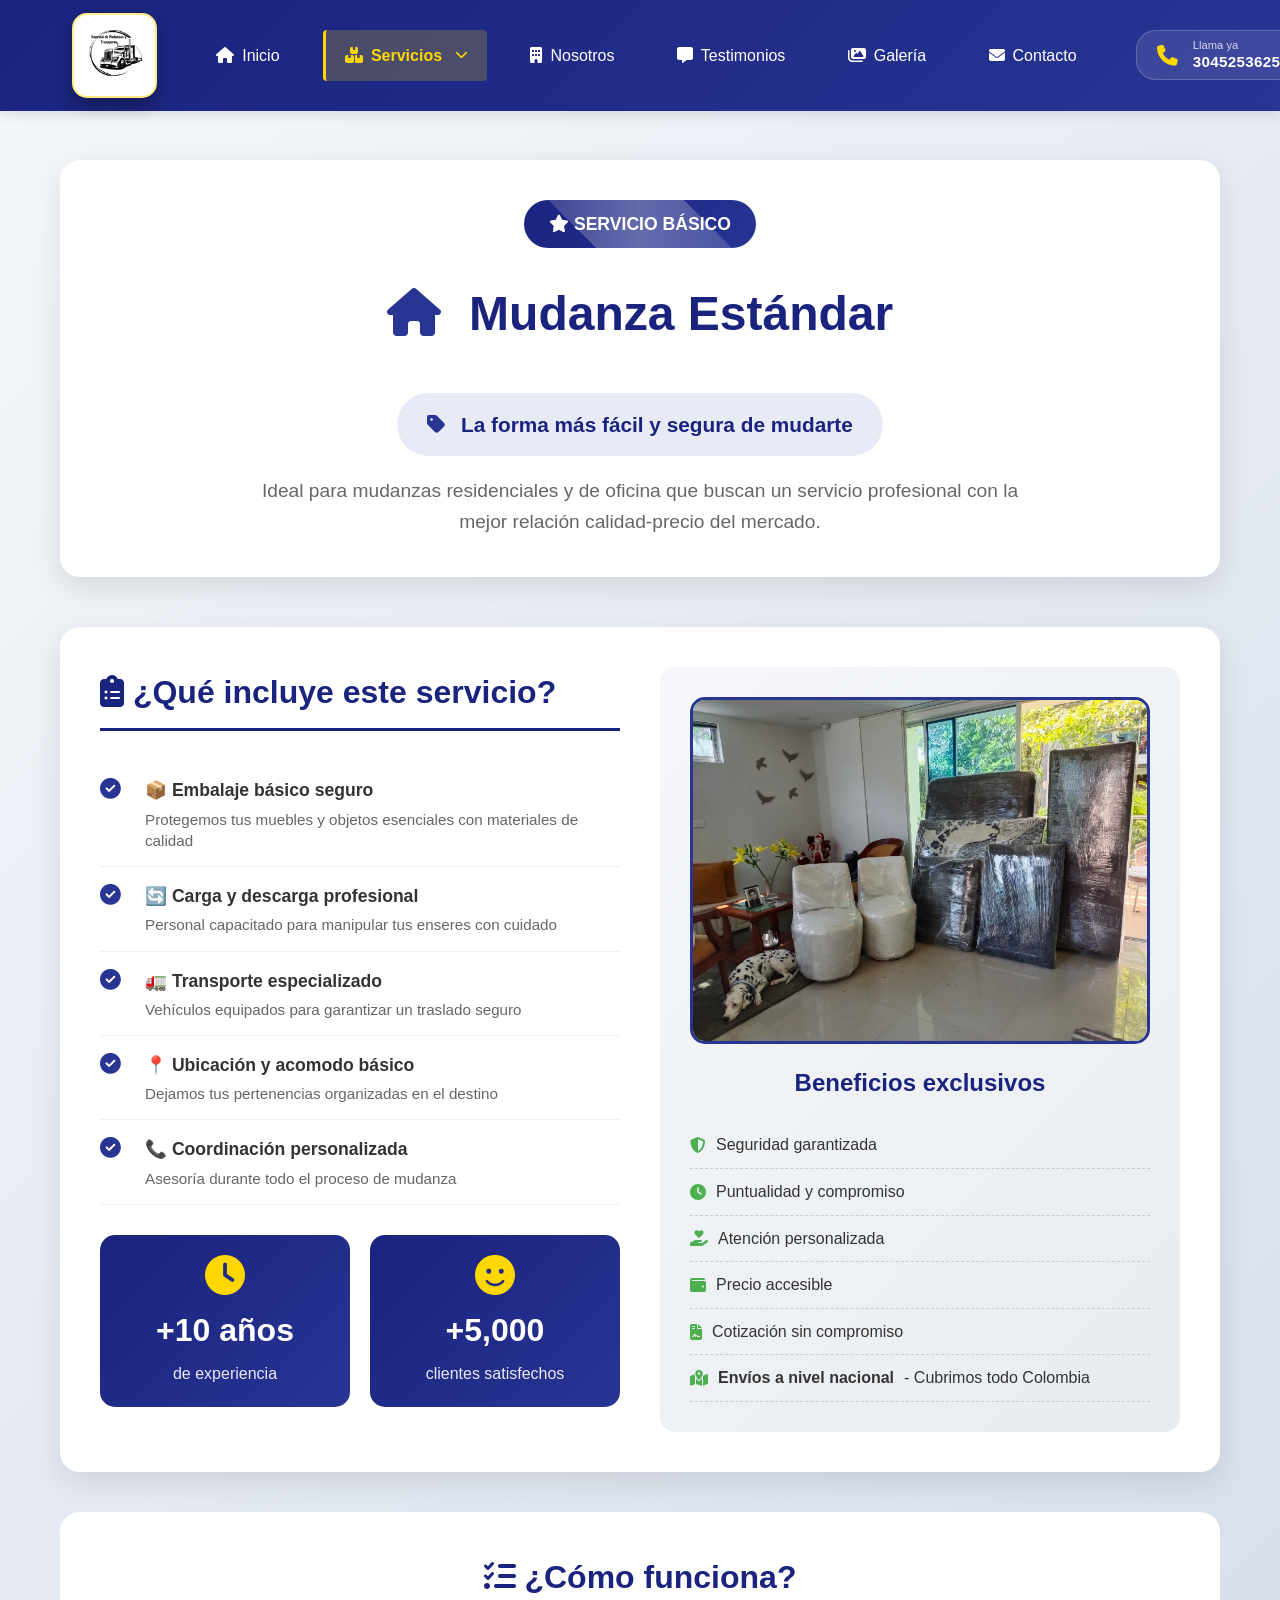
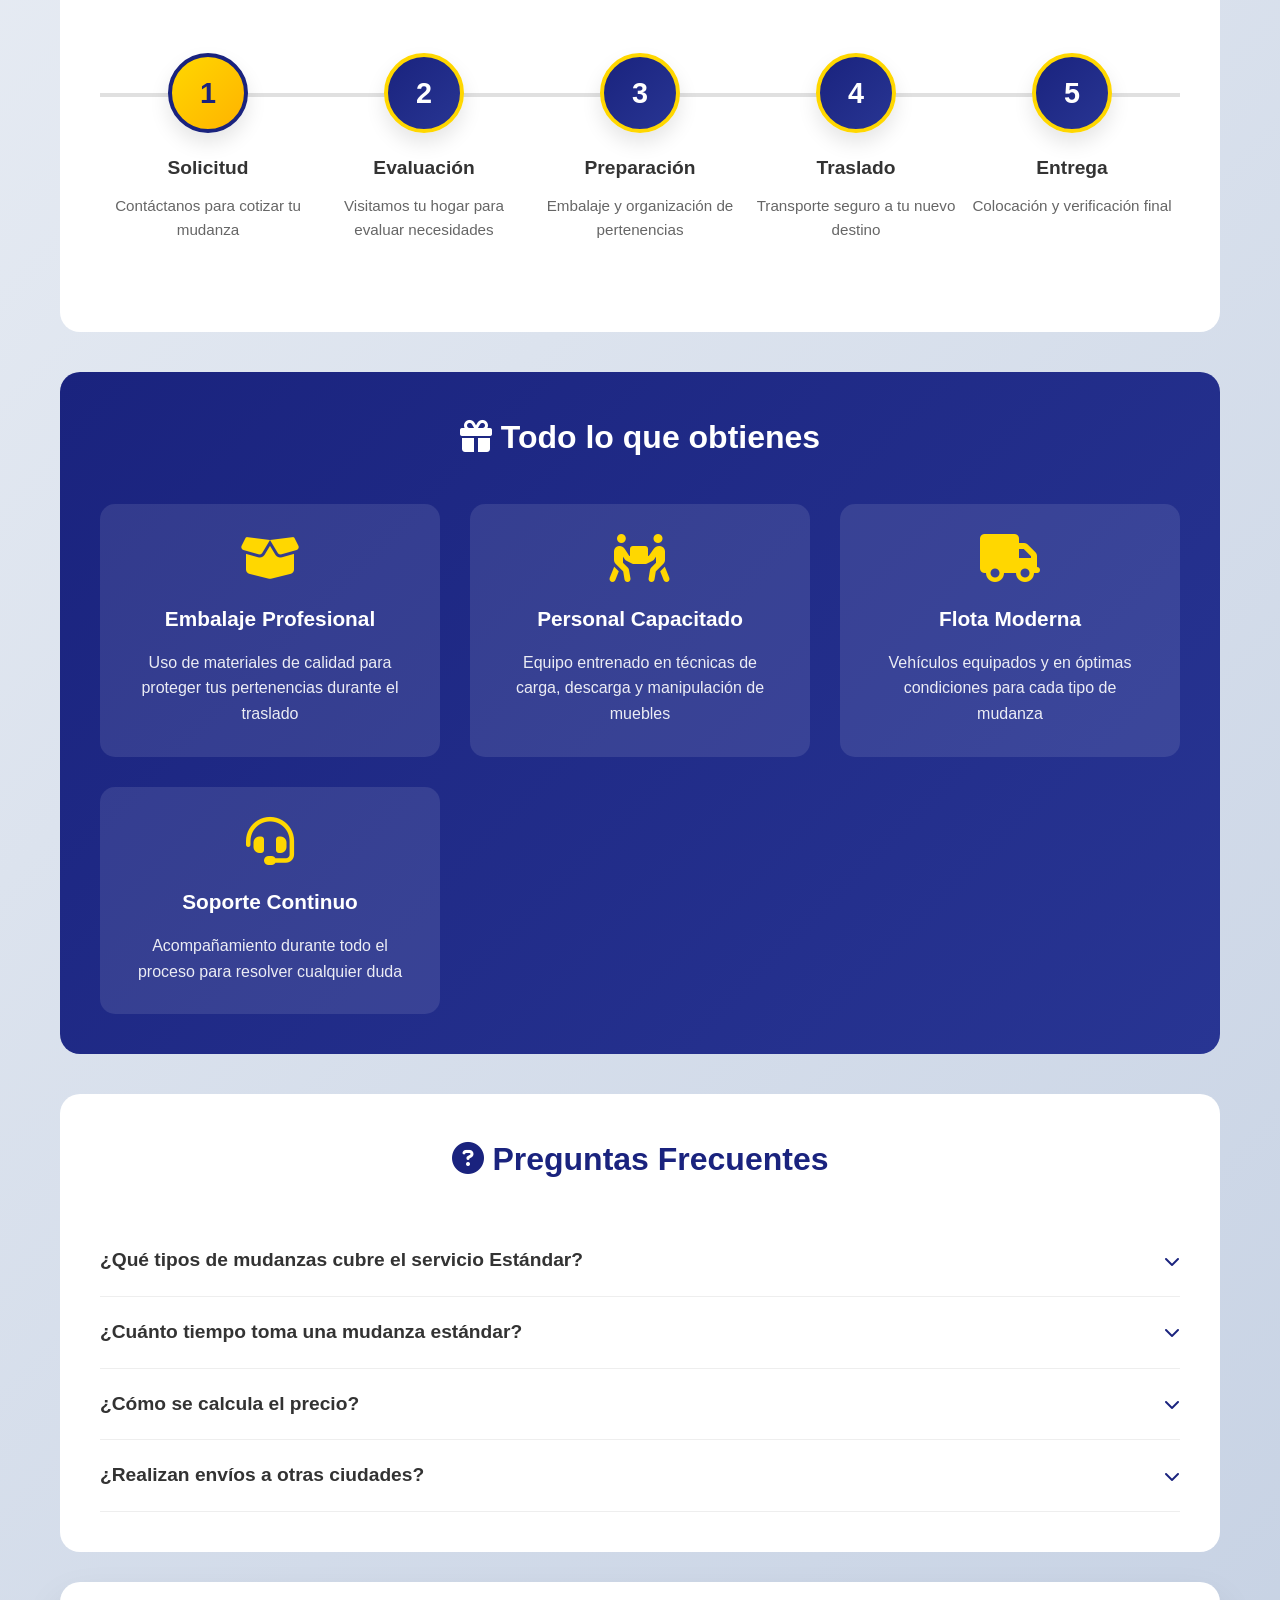
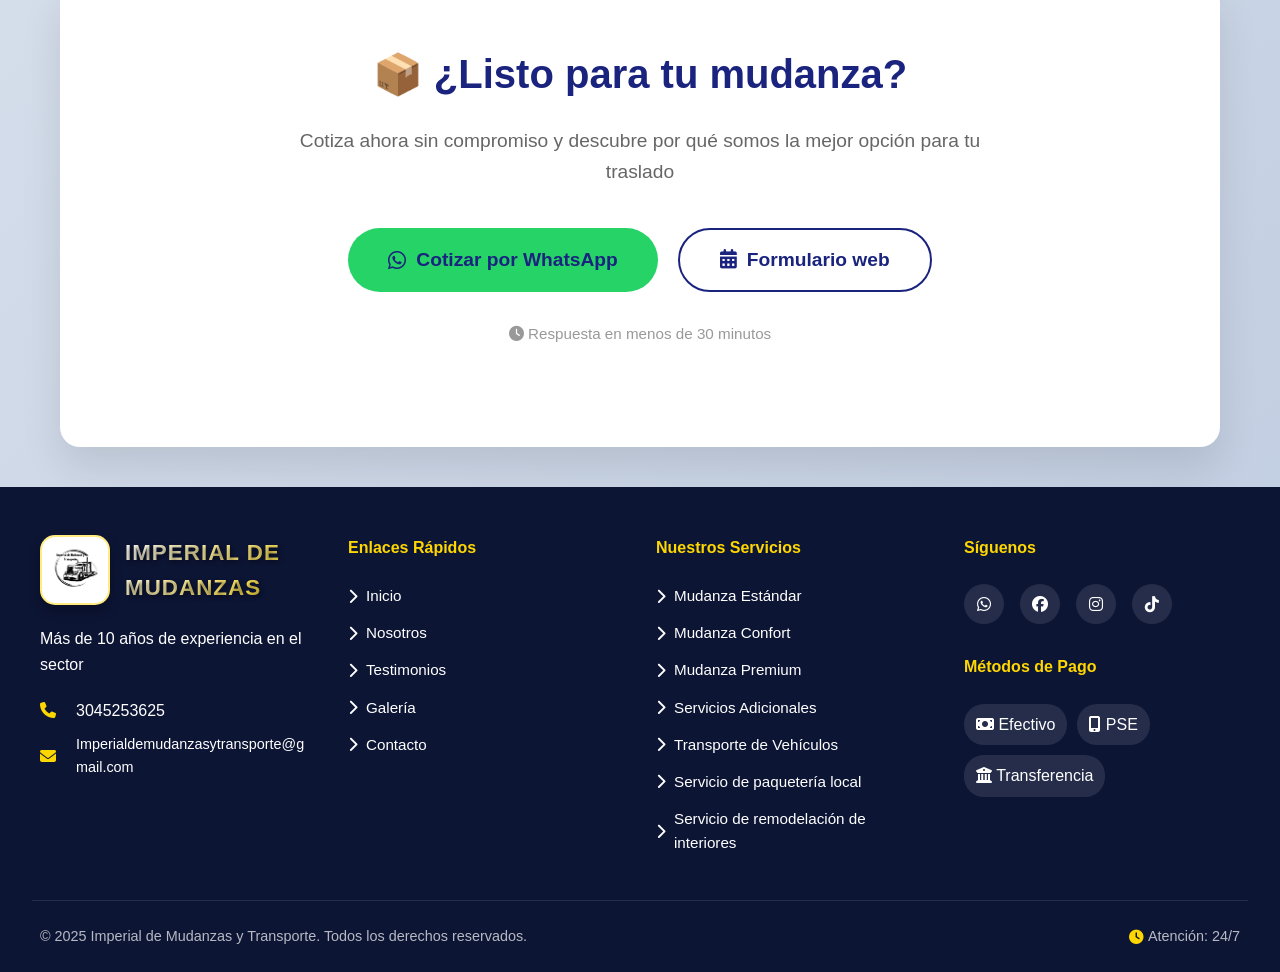
<file: Imperial-mudanzas-html/servicios/mudanza-estandar.html>
<!DOCTYPE html>
<html lang="es">
<head>
    <meta charset="UTF-8">
    <meta name="viewport" content="width=device-width, initial-scale=1.0">
    
    <!-- ======================================== -->
    <!-- GOOGLE ANALYTICS -->
    <!-- ======================================== -->
    <script async src="https://www.googletagmanager.com/gtag/js?id=G-4DJDTXFBBV"></script>
    <script>
      window.dataLayer = window.dataLayer || [];
      function gtag(){dataLayer.push(arguments);}
      gtag('js', new Date());
      gtag('config', 'G-4DJDTXFBBV');
    </script>

    <!-- ======================================== -->
    <!-- TÍTULO Y METADATOS SEO -->
    <!-- ======================================== -->
    <title>Mudanza Estándar en Bogotá | Servicio Básico | Imperial de Mudanzas</title>
    <meta name="description" content="Mudanza Estándar: el servicio básico ideal para mudanzas residenciales y de oficina. Incluye embalaje, carga, transporte y coordinación personalizada. ¡Cotiza ahora!">
    <meta name="keywords" content="mudanza estándar, mudanzas económicas, mudanzas bogotá, mudanzas residenciales, mudanzas oficina, transporte de muebles, embalaje básico">
    <meta name="author" content="Imperial de Mudanzas">
    <meta name="robots" content="index, follow">
    <meta http-equiv="content-language" content="es-co">
    
    <!-- OPEN GRAPH -->
    <meta property="og:type" content="website">
    <meta property="og:url" content="https://tu-proyecto.web.app/servicios/mudanza-estandar.html">
    <meta property="og:title" content="Mudanza Estándar en Bogotá - Imperial de Mudanzas">
    <meta property="og:description" content="Servicio de mudanza estándar con embalaje básico, carga profesional y transporte especializado. La opción económica y confiable para tu mudanza.">
    <meta property="og:image" content="https://tu-proyecto.web.app/images/og-mudanza-estandar.jpg">
    <meta property="og:image:width" content="1200">
    <meta property="og:image:height" content="630">
    <meta property="og:locale" content="es_CO">
    <meta property="og:site_name" content="Imperial de Mudanzas">
    
    <!-- TWITTER CARDS -->
    <meta name="twitter:card" content="summary_large_image">
    <meta name="twitter:title" content="Mudanza Estándar - Imperial de Mudanzas">
    <meta name="twitter:description" content="Mudanza económica y confiable. Incluye embalaje, carga y transporte. Cotiza sin compromiso.">
    <meta name="twitter:image" content="https://tu-proyecto.web.app/images/twitter-mudanza-estandar.jpg">
    
    <!-- FAVICON -->
    <link rel="icon" type="image/x-icon" href="../images/favicon.ico">
    <link rel="shortcut icon" href="../images/favicon.ico" type="image/x-icon">
    <link rel="icon" type="image/png" sizes="16x16" href="../images/favicon-16x16.png">
    <link rel="icon" type="image/png" sizes="32x32" href="../images/favicon-32x32.png">
    <link rel="apple-touch-icon" href="../images/apple-touch-icon.png">
    <meta name="msapplication-TileImage" content="../images/favicon.ico">
    <meta name="msapplication-TileColor" content="#1a237e">
    <meta name="theme-color" content="#1a237e">
    
    <!-- ESTILOS Y FUENTES -->
    <link rel="stylesheet" href="../css/styles.css">
    <link rel="stylesheet" href="https://cdnjs.cloudflare.com/ajax/libs/font-awesome/6.4.0/css/all.min.css">
    
    <!-- ESTILOS ESPECÍFICOS -->
    <style>
        .service-detail-page { padding-top: 120px; background: linear-gradient(135deg, #f5f7fa 0%, #c3cfe2 100%); min-height: 100vh; }
        .service-detail-container { max-width: 1200px; margin: 0 auto; padding: 40px 20px; }
        .service-detail-header { text-align: center; margin-bottom: 50px; background: white; padding: 40px; border-radius: 20px; box-shadow: 0 10px 30px rgba(0,0,0,0.1); }
        .service-detail-header h1 { color: #1a237e; font-size: 3rem; margin-bottom: 20px; }
        .service-detail-header h1 i { color: #283593; margin-right: 15px; }
        .service-badge { background: linear-gradient(135deg, #1a237e 0%, #283593 100%); color: white; padding: 10px 25px; border-radius: 30px; display: inline-block; font-weight: 600; font-size: 1.1rem; margin-bottom: 20px; }
        .service-price-tag { background: #e8eaf6; color: #1a237e; padding: 15px 30px; border-radius: 50px; display: inline-block; font-size: 1.3rem; font-weight: 600; margin: 20px 0; }
        .service-price-tag i { color: #283593; margin-right: 10px; }
        .service-content-grid { display: grid; grid-template-columns: 1fr 1fr; gap: 40px; background: white; border-radius: 20px; padding: 40px; box-shadow: 0 10px 30px rgba(0,0,0,0.1); margin-bottom: 40px; }
        .service-info h2 { color: #1a237e; margin-bottom: 30px; font-size: 2rem; border-bottom: 3px solid #1a237e; padding-bottom: 10px; }
        .feature-list { list-style: none; padding: 0; }
        .feature-list li { padding: 15px 0; border-bottom: 1px solid #eee; display: flex; align-items: flex-start; gap: 15px; font-size: 1.1rem; }
        .feature-list li i { color: #283593; font-size: 1.3rem; width: 30px; margin-top: 2px; }
        .feature-list li strong { color: #333; display: block; margin-bottom: 4px; }
        .feature-list li p { color: #666; margin: 0; font-size: 0.95rem; line-height: 1.4; }
        .feature-list li div { flex: 1; }
        .service-stats { display: grid; grid-template-columns: repeat(2, 1fr); gap: 20px; margin-top: 30px; }
        .stat-item { text-align: center; padding: 20px; background: linear-gradient(135deg, #1a237e 0%, #283593 100%); border-radius: 15px; color: white; }
        .stat-item i { font-size: 2.5rem; margin-bottom: 10px; color: #ffd700; }
        .stat-item .stat-number { font-size: 2rem; font-weight: 700; display: block; margin-bottom: 5px; }
        .stat-item .stat-label { font-size: 1rem; opacity: 0.9; }
        .service-image { background: linear-gradient(135deg, #f5f7fa 0%, #e9ecef 100%); border-radius: 15px; padding: 30px; display: flex; flex-direction: column; justify-content: center; align-items: center; }
        .service-image i { font-size: 8rem; color: #1a237e; margin-bottom: 30px; animation: float 3s ease-in-out infinite; }
        @keyframes float { 0%, 100% { transform: translateY(0); } 50% { transform: translateY(-20px); } }
        .service-image h3 { color: #1a237e; margin-bottom: 20px; font-size: 1.5rem; }
        .service-image img { width: 100%; border-radius: 15px; margin-bottom: 20px; border: 3px solid #283593; }
        .service-image ul { list-style: none; padding: 0; width: 100%; }
        .service-image ul li { padding: 10px 0; display: flex; align-items: center; gap: 10px; border-bottom: 1px dashed #ccc; }
        .service-image ul li i { font-size: 1rem; color: #4caf50; margin: 0; animation: none; }
        .process-timeline { background: white; border-radius: 20px; padding: 40px; margin-bottom: 40px; }
        .process-timeline h2 { color: #1a237e; margin-bottom: 40px; text-align: center; font-size: 2rem; }
        .timeline-steps { display: flex; justify-content: space-between; position: relative; margin: 50px 0; }
        .timeline-steps::before { content: ''; position: absolute; top: 40px; left: 0; width: 100%; height: 4px; background: #e0e0e0; z-index: 1; }
        .step { text-align: center; position: relative; z-index: 2; flex: 1; }
        .step-circle { width: 80px; height: 80px; background: linear-gradient(135deg, #1a237e 0%, #283593 100%); border-radius: 50%; display: flex; align-items: center; justify-content: center; margin: 0 auto 20px; color: white; font-size: 1.8rem; font-weight: 700; border: 4px solid #ffd700; box-shadow: 0 10px 20px rgba(0,0,0,0.1); }
        .step.active .step-circle { background: linear-gradient(135deg, #ffd700 0%, #ffb300 100%); color: #1a237e; border-color: #1a237e; }
        .step h4 { color: #333; margin-bottom: 10px; font-size: 1.2rem; }
        .step p { color: #666; font-size: 0.95rem; max-width: 200px; margin: 0 auto; }
        .included-services { background: linear-gradient(135deg, #1a237e 0%, #283593 100%); border-radius: 20px; padding: 40px; color: white; margin-bottom: 40px; }
        .included-services h2 { text-align: center; margin-bottom: 40px; font-size: 2rem; }
        .included-grid { display: grid; grid-template-columns: repeat(auto-fit, minmax(250px, 1fr)); gap: 30px; }
        .included-item { text-align: center; padding: 30px; background: rgba(255, 255, 255, 0.1); border-radius: 15px; transition: all 0.3s; }
        .included-item:hover { background: rgba(255, 255, 255, 0.2); transform: translateY(-5px); }
        .included-item i { font-size: 3rem; color: #ffd700; margin-bottom: 20px; }
        .included-item h3 { margin-bottom: 15px; font-size: 1.3rem; }
        .included-item p { opacity: 0.9; line-height: 1.6; }
        .cta-section { text-align: center; background: white; border-radius: 20px; padding: 60px; box-shadow: 0 20px 40px rgba(0,0,0,0.1); }
        .cta-section h2 { color: #1a237e; font-size: 2.5rem; margin-bottom: 20px; }
        .cta-section p { color: #666; font-size: 1.2rem; margin-bottom: 40px; max-width: 700px; margin-left: auto; margin-right: auto; }
        .cta-buttons { display: flex; gap: 20px; justify-content: center; flex-wrap: wrap; }
        .cta-primary { background: linear-gradient(135deg, #ffd700 0%, #ffb300 100%); color: #1a237e; padding: 15px 40px; border-radius: 50px; text-decoration: none; font-weight: 600; font-size: 1.2rem; display: inline-flex; align-items: center; gap: 10px; transition: all 0.3s; }
        .cta-primary:hover { transform: translateY(-3px); box-shadow: 0 10px 20px rgba(255, 179, 0, 0.3); }
        .cta-secondary { background: white; color: #1a237e; padding: 15px 40px; border-radius: 50px; text-decoration: none; font-weight: 600; font-size: 1.2rem; display: inline-flex; align-items: center; gap: 10px; border: 2px solid #1a237e; transition: all 0.3s; }
        .cta-secondary:hover { background: #1a237e; color: white; }
        .faq-section { background: white; border-radius: 20px; padding: 40px; margin-top: 40px; }
        .faq-section h2 { color: #1a237e; text-align: center; margin-bottom: 40px; font-size: 2rem; }
        .faq-item { border-bottom: 1px solid #eee; padding: 20px 0; }
        .faq-question { display: flex; justify-content: space-between; align-items: center; cursor: pointer; }
        .faq-question h3 { color: #333; font-size: 1.2rem; margin: 0; }
        .faq-question i { color: #1a237e; transition: transform 0.3s; }
        .faq-question.active i { transform: rotate(180deg); }
        .faq-answer { display: none; padding: 20px 0 10px; color: #666; line-height: 1.6; }
        .faq-answer.show { display: block; }

        /* Estilos menú activo */
        .nav-item.active > a { color: #ffd700 !important; }
        .active-submenu { color: #ffd700 !important; font-weight: bold; }

        @media (max-width: 768px) {
            .service-content-grid { grid-template-columns: 1fr; }
            .timeline-steps { flex-direction: column; gap: 30px; }
            .timeline-steps::before { display: none; }
            .cta-buttons { flex-direction: column; }
            .service-detail-header h1 { font-size: 2rem; }
            .service-stats { grid-template-columns: 1fr; }
            .feature-list li { flex-direction: column; align-items: flex-start; gap: 8px; }
            .feature-list li i { margin-top: 0; }
        }
    </style>
</head>
<body>

    <!-- ======================================== -->
    <!-- MENÚ DE NAVEGACIÓN -->
    <!-- ======================================== -->
    <nav class="main-nav">
        <div class="nav-container">
            <div class="nav-logo" style="margin-right: 40px;">
                <a href="../index.html">
                    <img src="../images/logo.png" alt="Imperial de Mudanzas" 
                         style="height: 85px; width: auto; border-radius: 15px; box-shadow: 0 8px 16px rgba(0,0,0,0.3); transition: transform 0.3s, box-shadow 0.3s; border: 2px solid rgba(255,215,0,0.5); background: white; padding: 3px;"
                         onmouseover="this.style.transform='scale(1.05)'; this.style.boxShadow='0 12px 24px rgba(255,215,0,0.4)';"
                         onmouseout="this.style.transform='scale(1)'; this.style.boxShadow='0 8px 16px rgba(0,0,0,0.3)';">
                </a>
            </div>
                            
            <button class="mobile-menu-btn" onclick="abrirMenu()">
                <i class="fas fa-bars"></i>
            </button>
            
            <ul class="nav-menu" id="miMenu">
                <li class="nav-item">
                    <a href="../index.html"><i class="fas fa-home"></i> Inicio</a>
                </li>
                
                <!-- Menú activo en Servicios -->
                <li class="nav-item has-submenu active">
                    <a href="javascript:void(0);" onclick="abrirSubmenu()">
                        <i class="fas fa-boxes"></i> Servicios <i class="fas fa-chevron-down" id="iconoSubmenu"></i>
                    </a>
                    <ul class="submenu show" id="submenuServicios">
                        <li><a href="mudanza-estandar.html" class="active-submenu"><i class="fas fa-home"></i> Mudanza Estándar</a></li>
                        <li><a href="mudanza-confort.html"><i class="fas fa-couch"></i> Mudanza Confort</a></li>
                        <li><a href="mudanza-premium.html"><i class="fas fa-crown"></i> Mudanza Premium</a></li>
                        <li class="submenu-divider"></li>
                        <li><a href="servicios-adicionales.html"><i class="fas fa-plus-circle"></i> Servicios Adicionales</a></li>
                        <li><a href="transporte-vehiculos.html"><i class="fas fa-truck-moving"></i> Transporte de Vehículos</a></li>
                        <li><a href="paqueteria-local.html"><i class="fas fa-city"></i> Servicio de paquetería local</a></li>
                        <li><a href="remodelacion-interiores.html"><i class="fas fa-tools"></i> Servicio de remodelación de interiores</a></li>
                    </ul>
                </li>
                
                <li class="nav-item">
                    <a href="../nosotros.html"><i class="fas fa-building"></i> Nosotros</a>
                </li>
                
                <li class="nav-item">
                    <a href="../testimonios.html"><i class="fas fa-comment-alt"></i> Testimonios</a>
                </li>
    
                <li class="nav-item">
                    <a href="../galeria.html"><i class="fas fa-images"></i> Galería</a>
                </li>
    
                <li class="nav-item">
                    <a href="../contacto.html"><i class="fas fa-envelope"></i> Contacto</a>
                </li>
            </ul>
            
            <div class="nav-contact">
                <a href="tel:3045253625" class="contact-phone">
                    <i class="fas fa-phone"></i>
                    <div class="phone-text">
                        <span class="phone-label">Llama ya</span>
                        <span class="phone-number">3045253625</span>
                    </div>
                </a>
                <a href="../index.html#contacto" class="nav-cta">
                    <i class="fas fa-phone-alt"></i> Cotizar
                </a>
            </div>
        </div>
    </nav>
    
    <div class="service-detail-page">
        <div class="service-detail-container">
            <!-- Header del Servicio -->
            <div class="service-detail-header">
                <div class="service-badge">
                    <i class="fas fa-star"></i> SERVICIO BÁSICO
                </div>
                <h1>
                    <i class="fas fa-home"></i>
                    Mudanza Estándar
                </h1>
                <p class="service-price-tag">
                    <i class="fas fa-tag"></i>
                    La forma más fácil y segura de mudarte
                </p>
                <p style="color: #666; font-size: 1.2rem; max-width: 800px; margin: 0 auto;">
                    Ideal para mudanzas residenciales y de oficina que buscan un servicio profesional 
                    con la mejor relación calidad-precio del mercado.
                </p>
            </div>
            
            <!-- Contenido Principal -->
            <div class="service-content-grid">
                <div class="service-info">
                    <h2><i class="fas fa-clipboard-list"></i> ¿Qué incluye este servicio?</h2>
                    <ul class="feature-list">
                        <li>
                            <i class="fas fa-check-circle"></i>
                            <div>
                                <strong>📦 Embalaje básico seguro</strong>
                                <p>Protegemos tus muebles y objetos esenciales con materiales de calidad</p>
                            </div>
                        </li>
                        <li>
                            <i class="fas fa-check-circle"></i>
                            <div>
                                <strong>🔄 Carga y descarga profesional</strong>
                                <p>Personal capacitado para manipular tus enseres con cuidado</p>
                            </div>
                        </li>
                        <li>
                            <i class="fas fa-check-circle"></i>
                            <div>
                                <strong>🚛 Transporte especializado</strong>
                                <p>Vehículos equipados para garantizar un traslado seguro</p>
                            </div>
                        </li>
                        <li>
                            <i class="fas fa-check-circle"></i>
                            <div>
                                <strong>📍 Ubicación y acomodo básico</strong>
                                <p>Dejamos tus pertenencias organizadas en el destino</p>
                            </div>
                        </li>
                        <li>
                            <i class="fas fa-check-circle"></i>
                            <div>
                                <strong>📞 Coordinación personalizada</strong>
                                <p>Asesoría durante todo el proceso de mudanza</p>
                            </div>
                        </li>
                    </ul>
                    
                    <div class="service-stats">
                        <div class="stat-item">
                            <i class="fas fa-clock"></i>
                            <span class="stat-number">+10 años</span>
                            <span class="stat-label">de experiencia</span>
                        </div>
                        <div class="stat-item">
                            <i class="fas fa-smile"></i>
                            <span class="stat-number">+5,000</span>
                            <span class="stat-label">clientes satisfechos</span>
                        </div>
                    </div>
                </div>
                
                <div class="service-image">
                    <!-- Tu imagen real con los estilos aplicados -->
                    <img src="../images/galeria/mudanza-estandar.jpg" alt="Servicio de Mudanza Estándar">
                    <h3>Beneficios exclusivos</h3>
                    <ul>
                        <li><i class="fas fa-shield-alt"></i> Seguridad garantizada</li>
                        <li><i class="fas fa-clock"></i> Puntualidad y compromiso</li>
                        <li><i class="fas fa-hand-holding-heart"></i> Atención personalizada</li>
                        <li><i class="fas fa-wallet"></i> Precio accesible</li>
                        <li><i class="fas fa-file-contract"></i> Cotización sin compromiso</li>
                        <li><i class="fas fa-map-marked-alt"></i> <strong>Envíos a nivel nacional</strong> - Cubrimos todo Colombia</li>
                    </ul>
                </div>
            </div>
            
            <!-- Proceso de Mudanza -->
            <div class="process-timeline">
                <h2><i class="fas fa-tasks"></i> ¿Cómo funciona?</h2>
                <div class="timeline-steps">
                    <div class="step active">
                        <div class="step-circle">1</div>
                        <h4>Solicitud</h4>
                        <p>Contáctanos para cotizar tu mudanza</p>
                    </div>
                    <div class="step">
                        <div class="step-circle">2</div>
                        <h4>Evaluación</h4>
                        <p>Visitamos tu hogar para evaluar necesidades</p>
                    </div>
                    <div class="step">
                        <div class="step-circle">3</div>
                        <h4>Preparación</h4>
                        <p>Embalaje y organización de pertenencias</p>
                    </div>
                    <div class="step">
                        <div class="step-circle">4</div>
                        <h4>Traslado</h4>
                        <p>Transporte seguro a tu nuevo destino</p>
                    </div>
                    <div class="step">
                        <div class="step-circle">5</div>
                        <h4>Entrega</h4>
                        <p>Colocación y verificación final</p>
                    </div>
                </div>
            </div>
            
            <!-- Servicios Incluidos Detallados -->
            <div class="included-services">
                <h2><i class="fas fa-gift"></i> Todo lo que obtienes</h2>
                <div class="included-grid">
                    <div class="included-item">
                        <i class="fas fa-box-open"></i>
                        <h3>Embalaje Profesional</h3>
                        <p>Uso de materiales de calidad para proteger tus pertenencias durante el traslado</p>
                    </div>
                    <div class="included-item">
                        <i class="fas fa-people-carry"></i>
                        <h3>Personal Capacitado</h3>
                        <p>Equipo entrenado en técnicas de carga, descarga y manipulación de muebles</p>
                    </div>
                    <div class="included-item">
                        <i class="fas fa-truck"></i>
                        <h3>Flota Moderna</h3>
                        <p>Vehículos equipados y en óptimas condiciones para cada tipo de mudanza</p>
                    </div>
                    <div class="included-item">
                        <i class="fas fa-headset"></i>
                        <h3>Soporte Continuo</h3>
                        <p>Acompañamiento durante todo el proceso para resolver cualquier duda</p>
                    </div>
                </div>
            </div>
            
            <!-- Preguntas Frecuentes -->
            <div class="faq-section" style="margin-bottom: 30px !important;">
                <h2><i class="fas fa-question-circle"></i> Preguntas Frecuentes</h2>
                
                <div class="faq-item">
                    <div class="faq-question" onclick="toggleFAQ(this)">
                        <h3>¿Qué tipos de mudanzas cubre el servicio Estándar?</h3>
                        <i class="fas fa-chevron-down"></i>
                    </div>
                    <div class="faq-answer">
                        Nuestro servicio Estándar es ideal para apartamentos, casas y oficinas de tamaño 
                        pequeño a mediano. Cubre mudanzas locales dentro de la misma ciudad o municipio.
                    </div>
                </div>
                
                <div class="faq-item">
                    <div class="faq-question" onclick="toggleFAQ(this)">
                        <h3>¿Cuánto tiempo toma una mudanza estándar?</h3>
                        <i class="fas fa-chevron-down"></i>
                    </div>
                    <div class="faq-answer">
                        El tiempo varía según la cantidad de pertenencias, pero en promedio una mudanza 
                        estándar toma entre 4 a 8 horas. Nuestro equipo trabaja eficientemente para 
                        minimizar los tiempos.
                    </div>
                </div>
                
                <div class="faq-item">
                    <div class="faq-question" onclick="toggleFAQ(this)">
                        <h3>¿Cómo se calcula el precio?</h3>
                        <i class="fas fa-chevron-down"></i>
                    </div>
                    <div class="faq-answer">
                        El precio se calcula basado en el volumen de pertenencias, distancia del traslado, 
                        y servicios adicionales requeridos. Ofrecemos cotizaciones personalizadas sin costo.
                    </div>
                </div>
                
                <div class="faq-item">
                    <div class="faq-question" onclick="toggleFAQ(this)">
                        <h3>¿Realizan envíos a otras ciudades?</h3>
                        <i class="fas fa-chevron-down"></i>
                    </div>
                    <div class="faq-answer">
                        ¡Sí! Realizamos mudanzas y envíos a <strong>nivel nacional</strong>. Trabajamos en 
                        principales ciudades como Bogotá, Medellín, Cali, Cartagena, Barranquilla, Bucaramanga 
                        y más. Consulta por tu destino específico.
                    </div>
                </div>
            </div>
            
            <!-- Llamado a la Acción -->
            <div class="cta-section">
                <h2>📦 ¿Listo para tu mudanza?</h2>
                <p>Cotiza ahora sin compromiso y descubre por qué somos la mejor opción para tu traslado</p>
                <div class="cta-buttons">
                    <!-- BOTÓN DE WHATSAPP -->
                    <a href="https://wa.me/573045253625?text=Hola%21%20Me%20gustar%C3%ADa%20solicitar%20una%20cotizaci%C3%B3n%20para%20una%20mudanza.%0A%0A*SERVICIO*%3A%20Mudanza%20Est%C3%A1ndar%0A*ORIGEN*%3A%20%5BEscriba%20ciudad%20de%20origen%5D%0A*DESTINO*%3A%20%5BEscriba%20ciudad%20de%20destino%5D%0A*FECHA%20APROXIMADA*%3A%20%5BIndique%20fecha%5D%0A*TEL%C3%89FONO%20DE%20CONTACTO*%3A%20%5BSu%20tel%C3%A9fono%5D%0A%0AQuedo%20atento%20a%20su%20respuesta.%20%C2%A1Gracias%21" 
                       target="_blank" 
                       class="cta-primary" 
                       style="background: #25D366; display: inline-flex; align-items: center; gap: 10px;">
                        <i class="fab fa-whatsapp" style="font-size: 1.3rem;"></i> Cotizar por WhatsApp
                    </a>
                    
                    <!-- Botón secundario actualizado a index.html -->
                    <a href="../index.html#contacto" class="cta-secondary">
                        <i class="fas fa-calendar-alt"></i> Formulario web
                    </a>
                </div>
                <p style="margin-top: 30px; color: #999; font-size: 0.95rem;">
                    <i class="fas fa-clock"></i> Respuesta en menos de 30 minutos
                </p>
            </div>
        </div>
    </div>
    
    <!-- ======================================== -->
    <!-- FOOTER ACTUALIZADO -->
    <!-- ======================================== -->
    <footer class="footer">
        <div class="footer-content">
            <div class="footer-logo">
                <a href="../index.html" style="display: flex; align-items: center; gap: 15px; text-decoration: none; margin-bottom: 20px;">
                    <img src="../images/logo.png" alt="Imperial de Mudanzas" style="height: 70px; width: auto; border-radius: 15px; box-shadow: 0 6px 12px rgba(0,0,0,0.3); border: 2px solid rgba(255,215,0,0.5); background: white; padding: 3px;">
                    <span style="color: white; font-weight: 700; font-size: 1.4rem; text-shadow: 2px 2px 4px rgba(0,0,0,0.5); letter-spacing: 1px; background: linear-gradient(135deg, #fff 0%, #ffd700 100%); -webkit-background-clip: text; -webkit-text-fill-color: transparent; background-clip: text;">IMPERIAL DE MUDANZAS</span>
                </a>
                <p>Más de 10 años de experiencia en el sector</p>
                <div style="margin-top: 20px;">
                    <p style="display: flex; align-items: center; gap: 10px; margin-bottom: 10px;"><i class="fas fa-phone" style="color: #ffd700;"></i> <span>3045253625</span></p>
                    <p style="display: flex; align-items: center; gap: 10px; word-break: break-word;"><i class="fas fa-envelope" style="color: #ffd700; flex-shrink: 0;"></i><span style="font-size: 0.9rem;">Imperialdemudanzasytransporte@gmail.com</span></p>
                </div>
            </div>
            
            <div class="footer-links">
                <h4>Enlaces Rápidos</h4>
                <ul>
                    <li><a href="../index.html"><i class="fas fa-chevron-right"></i> Inicio</a></li>
                    <li><a href="../nosotros.html"><i class="fas fa-chevron-right"></i> Nosotros</a></li>
                    <li><a href="../testimonios.html"><i class="fas fa-chevron-right"></i> Testimonios</a></li>
                    <li><a href="../galeria.html"><i class="fas fa-chevron-right"></i> Galería</a></li>
                    <li><a href="../contacto.html"><i class="fas fa-chevron-right"></i> Contacto</a></li>
                </ul>
            </div>
            
            <div class="footer-links">
                <h4>Nuestros Servicios</h4>
                <ul>
                    <li><a href="mudanza-estandar.html"><i class="fas fa-chevron-right"></i> Mudanza Estándar</a></li>
                    <li><a href="mudanza-confort.html"><i class="fas fa-chevron-right"></i> Mudanza Confort</a></li>
                    <li><a href="mudanza-premium.html"><i class="fas fa-chevron-right"></i> Mudanza Premium</a></li>
                    <li><a href="servicios-adicionales.html"><i class="fas fa-chevron-right"></i> Servicios Adicionales</a></li>
                    <li><a href="transporte-vehiculos.html"><i class="fas fa-chevron-right"></i> Transporte de Vehículos</a></li>
                    <li><a href="paqueteria-local.html"><i class="fas fa-chevron-right"></i> Servicio de paquetería local</a></li>
                    <li><a href="remodelacion-interiores.html"><i class="fas fa-chevron-right"></i> Servicio de remodelación de interiores</a></li>
                </ul>
            </div>
            
            <div class="footer-social">
                <h4>Síguenos</h4>
                <div class="social-icons">
                    <a href="https://wa.me/573045253625" target="_blank" title="WhatsApp"><i class="fab fa-whatsapp"></i></a>
                    <a href="https://www.facebook.com/share/18BxR83M6Z/" target="_blank" title="Facebook"><i class="fab fa-facebook"></i></a>
                    <a href="https://www.instagram.com/imperialdemudanzasytransporte?igsh=a3E5OGJsY3d3NTR4" target="_blank" title="Instagram"><i class="fab fa-instagram"></i></a>
                    <a href="https://www.tiktok.com/@imperial.de.mudan?_r=1&_t=ZS-94p88LyYHeH" target="_blank" title="TikTok"><i class="fab fa-tiktok"></i></a>
                </div>
                <div style="margin-top: 30px;">
                    <h4>Métodos de Pago</h4>
                    <div style="display: flex; gap: 10px; margin-top: 15px; flex-wrap: wrap;">
                        <span style="background: rgba(255,255,255,0.1); padding: 8px 12px; border-radius: 20px;"><i class="fas fa-money-bill"></i> Efectivo</span>
                        <span style="background: rgba(255,255,255,0.1); padding: 8px 12px; border-radius: 20px;"><i class="fas fa-mobile-alt"></i> PSE</span>
                        <span style="background: rgba(255,255,255,0.1); padding: 8px 12px; border-radius: 20px;"><i class="fas fa-university"></i> Transferencia</span>
                    </div>
                </div>
            </div>
        </div>
        <div class="footer-bottom">
            <div style="max-width: 1200px; margin: 0 auto; display: flex; justify-content: space-between; align-items: center; flex-wrap: wrap; gap: 20px;">
                <p>&copy; 2025 Imperial de Mudanzas y Transporte. Todos los derechos reservados.</p>
                <p style="display: flex; align-items: center; gap: 5px;"><i class="fas fa-clock" style="color: #ffd700;"></i> Atención: 24/7</p>
            </div>
        </div>
    </footer>

    <button class="scroll-top-btn" id="scrollTopBtn" title="Volver arriba"><i class="fas fa-arrow-up"></i></button>

    <!-- SCRIPTS -->
    <script>
        // Menú
        function abrirMenu() { document.getElementById('miMenu').classList.toggle('active'); }
        function abrirSubmenu() {
            var submenu = document.getElementById('submenuServicios');
            var icono = document.getElementById('iconoSubmenu');
            submenu.classList.toggle('show');
            if (submenu.classList.contains('show')) { icono.style.transform = 'rotate(180deg)'; } else { icono.style.transform = 'rotate(0deg)'; }
        }
        document.addEventListener('click', function(event) {
            if (!event.target.closest('.main-nav')) {
                document.getElementById('miMenu').classList.remove('active');
                document.getElementById('submenuServicios').classList.remove('show');
                document.getElementById('iconoSubmenu').style.transform = 'rotate(0deg)';
            }
        });

        // Scroll Top
        window.onscroll = function() {
            const scrollBtn = document.getElementById('scrollTopBtn');
            if (document.body.scrollTop > 300 || document.documentElement.scrollTop > 300) { scrollBtn.classList.add('show'); } else { scrollBtn.classList.remove('show'); }
        };
        document.getElementById('scrollTopBtn')?.addEventListener('click', function() { window.scrollTo({ top: 0, behavior: 'smooth' }); });

        // Función para el FAQ
        function toggleFAQ(element) {
            element.classList.toggle('active');
            const answer = element.nextElementSibling;
            answer.classList.toggle('show');
        }
        
        // Smooth scroll para los enlaces
        document.querySelectorAll('a[href^="#"]').forEach(anchor => {
            anchor.addEventListener('click', function (e) {
                e.preventDefault();
                const target = document.querySelector(this.getAttribute('href'));
                if(target) {
                    target.scrollIntoView({
                        behavior: 'smooth',
                        block: 'start'
                    });
                }
            });
        });
    </script>

    <!-- DATOS ESTRUCTURADOS JSON-LD -->
    <script type="application/ld+json">
    {
        "@context": "https://schema.org",
        "@type": "Service",
        "name": "Mudanza Estándar",
        "description": "Servicio básico de mudanza que incluye embalaje, carga profesional, transporte especializado y coordinación personalizada.",
        "provider": {
            "@type": "MovingCompany",
            "name": "Imperial de Mudanzas",
            "url": "https://tu-proyecto.web.app/",
            "telephone": "+573045253625"
        },
        "areaServed": ["Bogotá", "Medellín", "Cali", "Cartagena", "Villavicencio"],
        "hasOfferCatalog": {
            "@type": "OfferCatalog",
            "name": "Incluye",
            "itemListElement": [
                { "@type": "Offer", "itemOffered": { "@type": "Service", "name": "Embalaje básico seguro" } },
                { "@type": "Offer", "itemOffered": { "@type": "Service", "name": "Carga y descarga profesional" } },
                { "@type": "Offer", "itemOffered": { "@type": "Service", "name": "Transporte especializado" } },
                { "@type": "Offer", "itemOffered": { "@type": "Service", "name": "Ubicación y acomodo básico" } },
                { "@type": "Offer", "itemOffered": { "@type": "Service", "name": "Coordinación personalizada" } }
            ]
        }
    }
    </script>
</body>
</html>
</file>
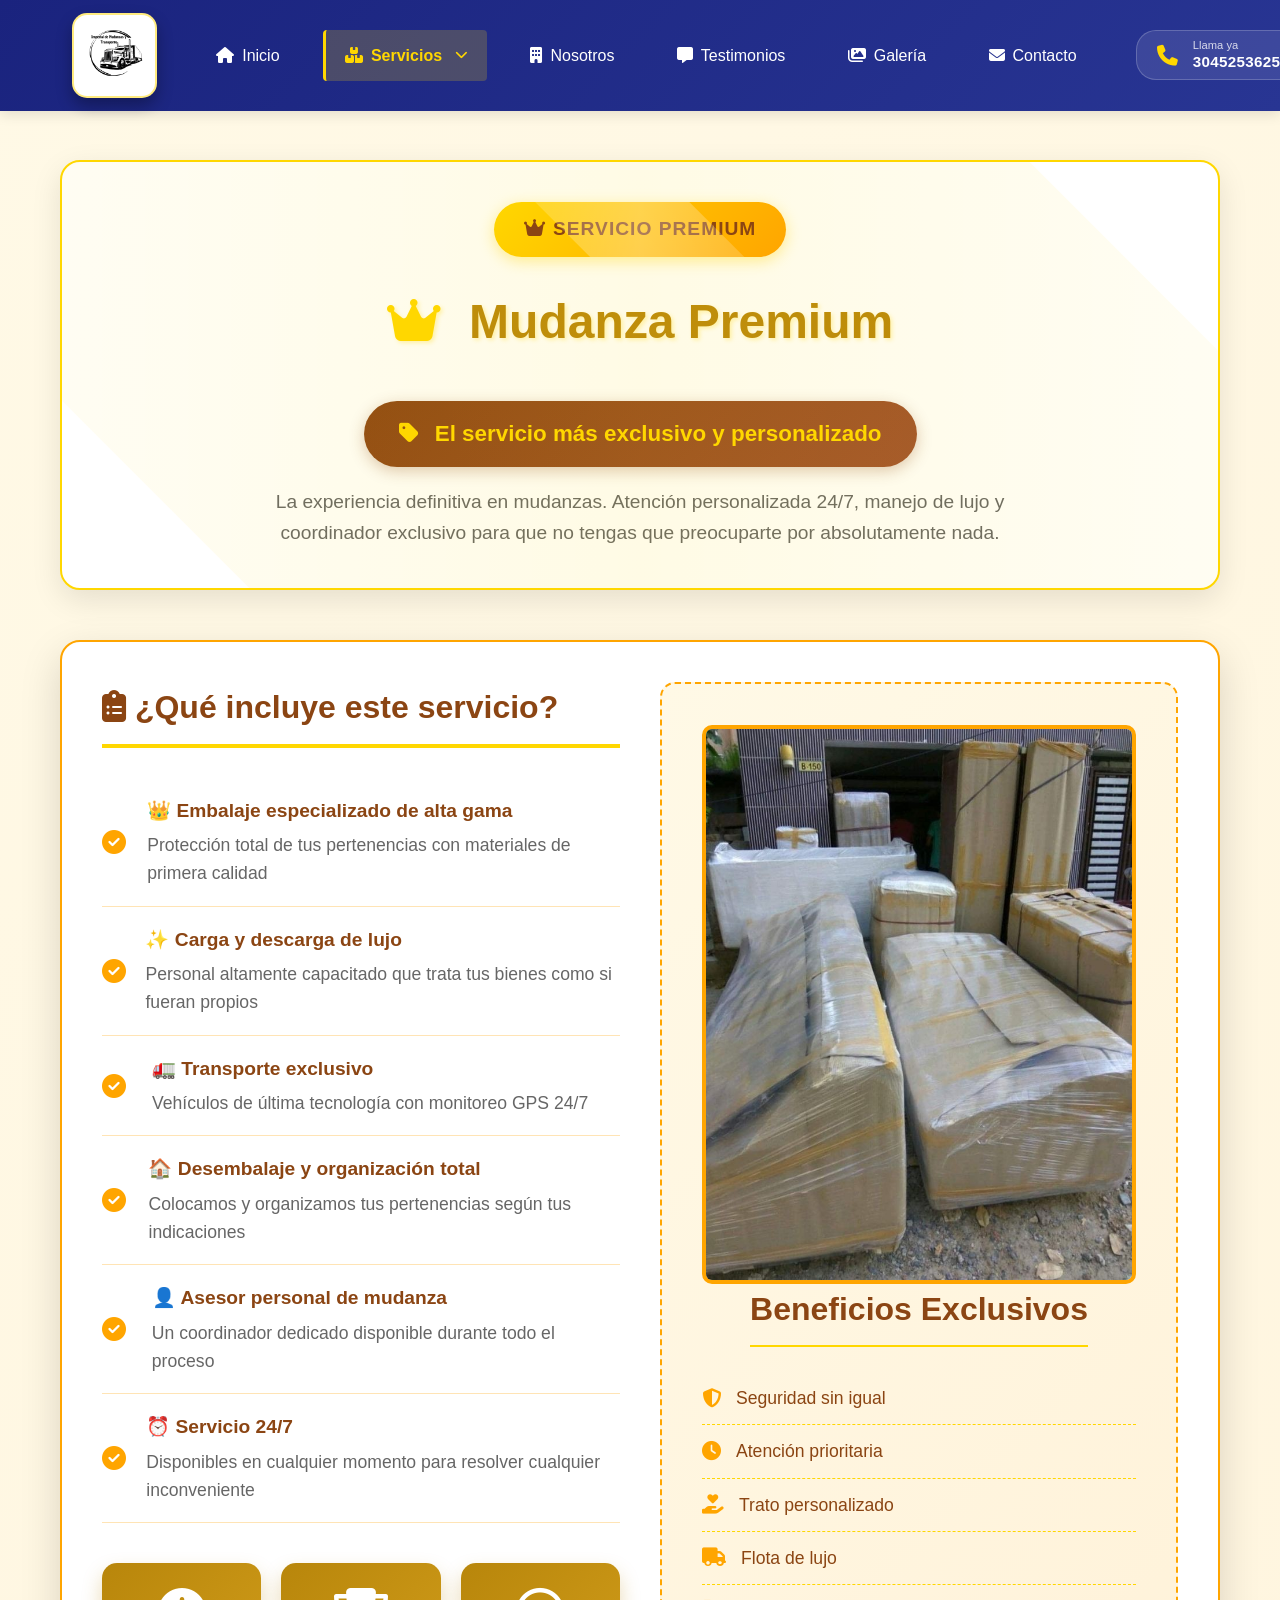
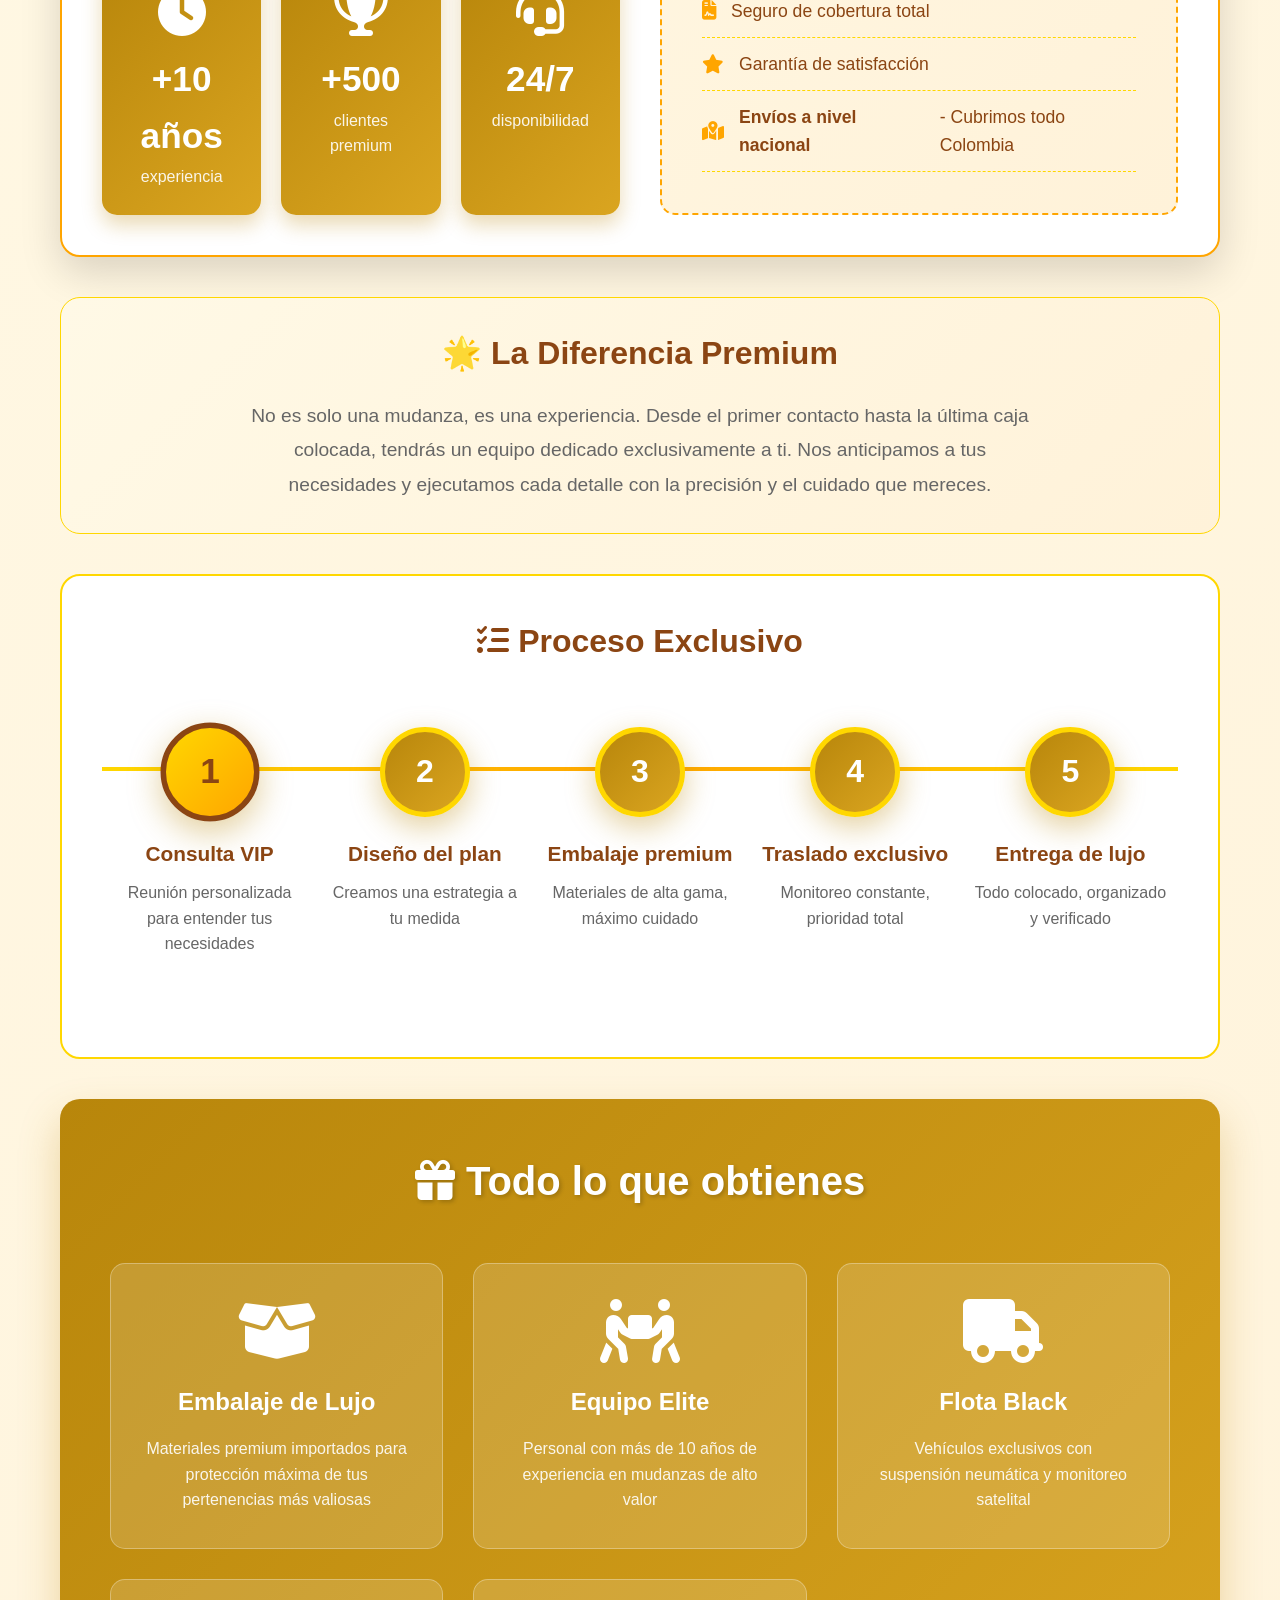
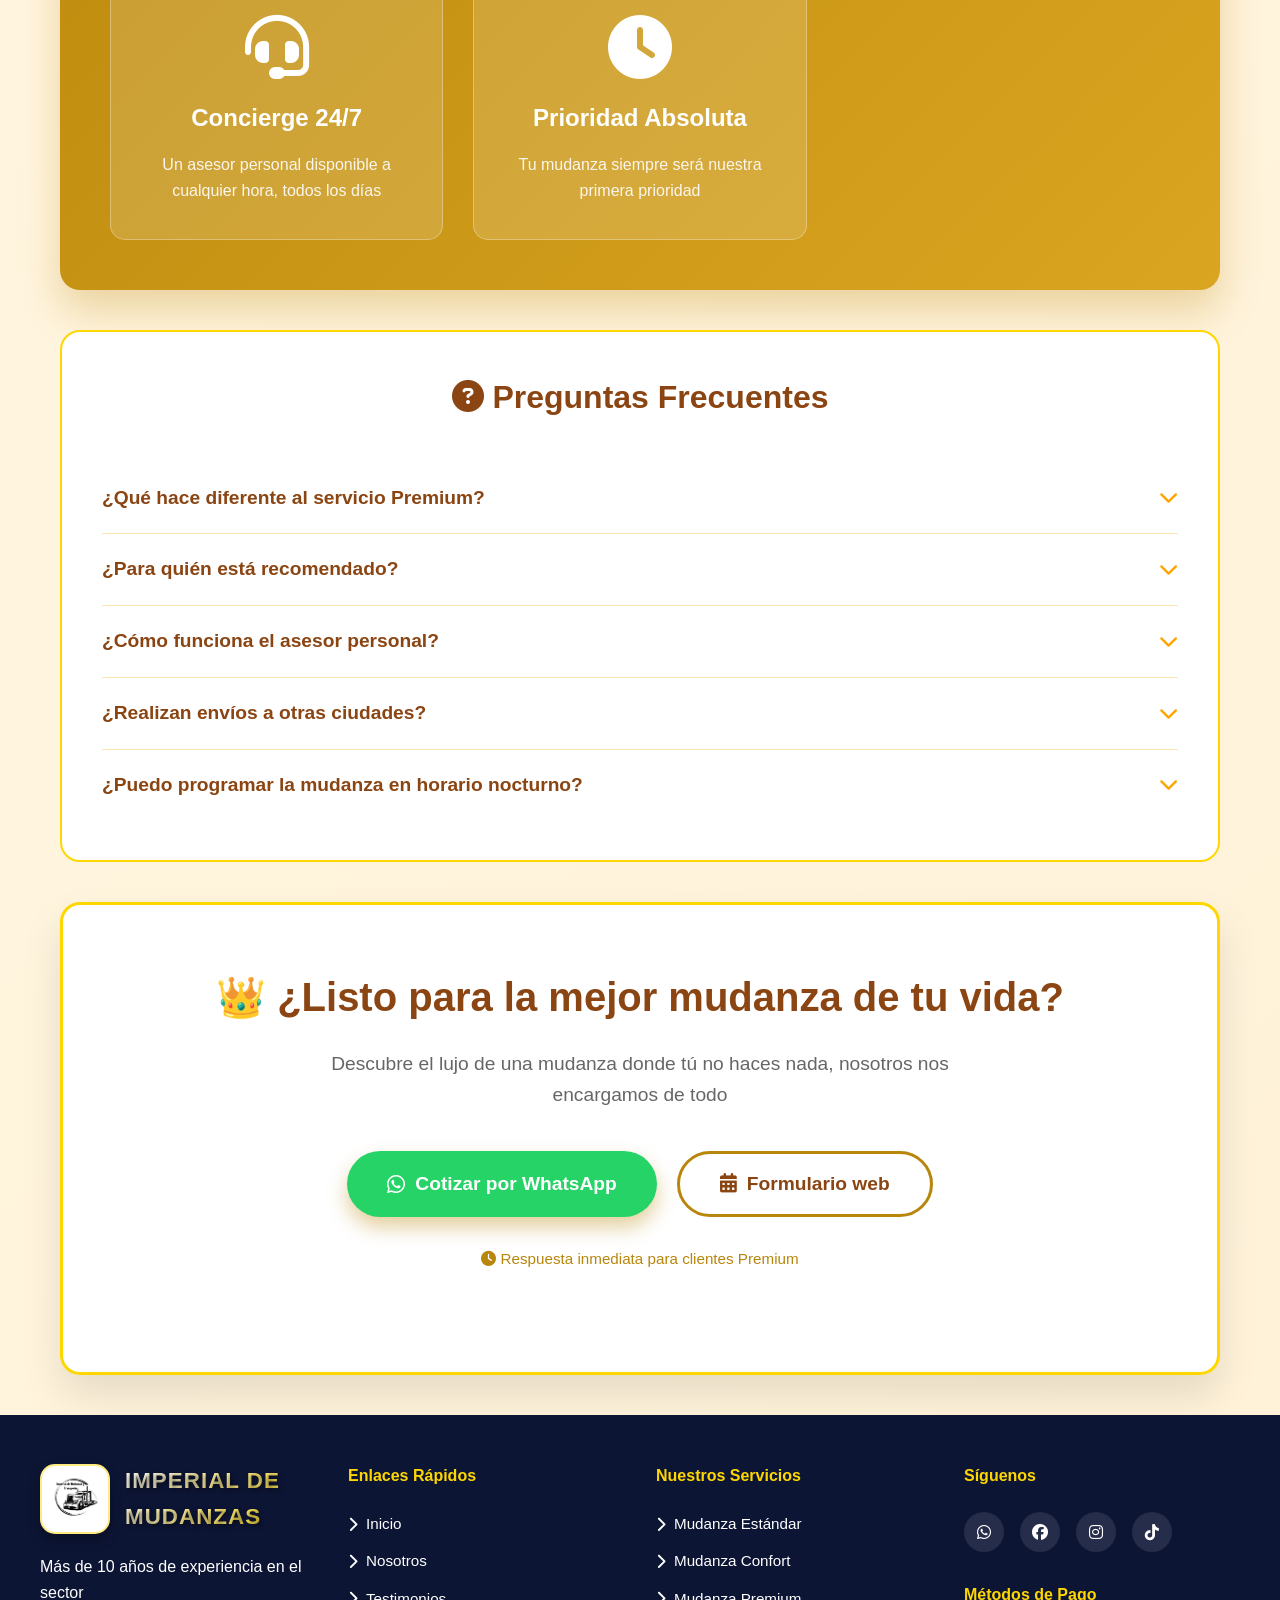
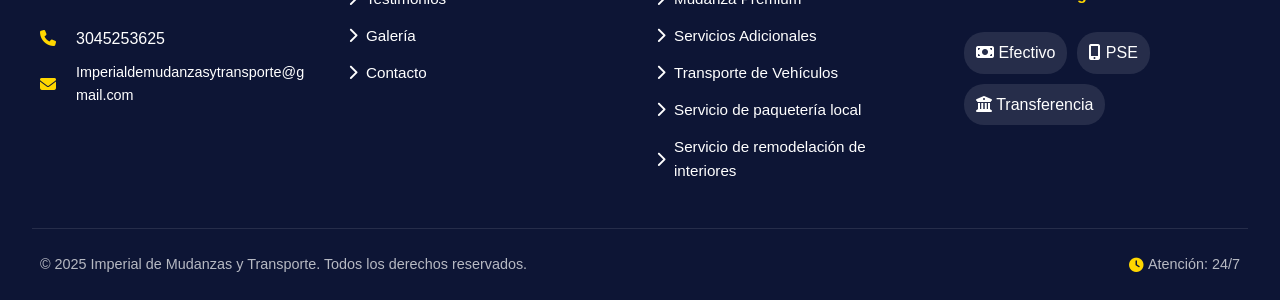
<file: Imperial-mudanzas-html/servicios/mudanza-premium.html>
<!DOCTYPE html>
<html lang="es">
<head>
    <meta charset="UTF-8">
    <meta name="viewport" content="width=device-width, initial-scale=1.0">
    
    <!-- ======================================== -->
    <!-- GOOGLE ANALYTICS -->
    <!-- ======================================== -->
    <script async src="https://www.googletagmanager.com/gtag/js?id=G-4DJDTXFBBV"></script>
    <script>
      window.dataLayer = window.dataLayer || [];
      function gtag(){dataLayer.push(arguments);}
      gtag('js', new Date());
      gtag('config', 'G-4DJDTXFBBV');
    </script>

    <!-- ======================================== -->
    <!-- TÍTULO Y METADATOS SEO -->
    <!-- ======================================== -->
    <title>Mudanza Premium en Bogotá | Servicio VIP 24/7 | Imperial de Mudanzas</title>
    <meta name="description" content="Mudanza Premium: servicio VIP con asesor personal 24/7, embalaje de alta gama, coordinador exclusivo y seguro total. La experiencia de mudanza más lujosa.">
    <meta name="keywords" content="mudanza premium, mudanza de lujo, mudanzas bogotá, asesor personal 24/7, mudanzas vip, embalaje de alta gama, coordinador exclusivo, seguro total">
    <meta name="author" content="Imperial de Mudanzas">
    <meta name="robots" content="index, follow">
    <meta http-equiv="content-language" content="es-co">
    
    <!-- OPEN GRAPH -->
    <meta property="og:type" content="website">
    <meta property="og:url" content="https://tu-proyecto.web.app/servicios/mudanza-premium.html">
    <meta property="og:title" content="Mudanza Premium en Bogotá - Imperial de Mudanzas">
    <meta property="og:description" content="Servicio de mudanza Premium con asesor personal 24/7 y coordinador exclusivo. La experiencia más lujosa en mudanzas.">
    <meta property="og:image" content="https://tu-proyecto.web.app/images/og-mudanza-premium.jpg">
    <meta property="og:image:width" content="1200">
    <meta property="og:image:height" content="630">
    <meta property="og:locale" content="es_CO">
    <meta property="og:site_name" content="Imperial de Mudanzas">
    
    <!-- TWITTER CARDS -->
    <meta name="twitter:card" content="summary_large_image">
    <meta name="twitter:title" content="Mudanza Premium - Imperial de Mudanzas">
    <meta name="twitter:description" content="Servicio VIP con asesor personal 24/7. La mejor experiencia en mudanzas.">
    <meta name="twitter:image" content="https://tu-proyecto.web.app/images/twitter-mudanza-premium.jpg">
    
    <!-- FAVICON -->
    <link rel="icon" type="image/x-icon" href="../images/favicon.ico">
    <link rel="shortcut icon" href="../images/favicon.ico" type="image/x-icon">
    <link rel="icon" type="image/png" sizes="16x16" href="../images/favicon-16x16.png">
    <link rel="icon" type="image/png" sizes="32x32" href="../images/favicon-32x32.png">
    <link rel="apple-touch-icon" href="../images/apple-touch-icon.png">
    <meta name="msapplication-TileImage" content="../images/favicon.ico">
    <meta name="msapplication-TileColor" content="#1a237e">
    <meta name="theme-color" content="#1a237e">
    
    <!-- ESTILOS Y FUENTES -->
    <link rel="stylesheet" href="../css/styles.css">
    <link rel="stylesheet" href="https://cdnjs.cloudflare.com/ajax/libs/font-awesome/6.4.0/css/all.min.css">
    
    <!-- ESTILOS ESPECÍFICOS PARA MUDANZA PREMIUM -->
    <style>
        .service-detail-page { padding-top: 120px; background: linear-gradient(135deg, #fff9e6 0%, #fff2d9 100%); min-height: 100vh; }
        .service-detail-container { max-width: 1200px; margin: 0 auto; padding: 40px 20px; }
        
        .service-detail-header { text-align: center; margin-bottom: 50px; background: white; padding: 40px; border-radius: 20px; box-shadow: 0 10px 30px rgba(0,0,0,0.1); border: 2px solid #FFD700; position: relative; overflow: hidden; }
        .service-detail-header::before { content: ''; position: absolute; top: -50%; left: -50%; width: 200%; height: 200%; background: linear-gradient(45deg, transparent, rgba(255, 215, 0, 0.1), transparent); transform: rotate(45deg); animation: shine 6s infinite; }
        @keyframes shine { 0% { transform: translateX(-100%) rotate(45deg); } 20% { transform: translateX(100%) rotate(45deg); } 100% { transform: translateX(100%) rotate(45deg); } }
        
        .service-detail-header h1 { color: #B8860B; font-size: 3rem; margin-bottom: 20px; text-shadow: 2px 2px 4px rgba(255, 215, 0, 0.3); }
        .service-detail-header h1 i { color: #FFD700; margin-right: 15px; }
        
        .service-badge { background: linear-gradient(135deg, #FFD700 0%, #FFA500 100%); color: #8B4513; padding: 12px 30px; border-radius: 30px; display: inline-block; font-weight: 700; font-size: 1.2rem; margin-bottom: 20px; box-shadow: 0 4px 15px rgba(255, 215, 0, 0.4); letter-spacing: 1px; }
        
        .service-price-tag { background: linear-gradient(135deg, #8B4513 0%, #A0522D 100%); color: #FFD700; padding: 15px 35px; border-radius: 50px; display: inline-block; font-size: 1.4rem; font-weight: 700; margin: 20px 0; box-shadow: 0 4px 15px rgba(139, 69, 19, 0.3); }
        .service-price-tag i { color: #FFD700; margin-right: 10px; }
        
        .service-content-grid { display: grid; grid-template-columns: 1fr 1fr; gap: 40px; background: white; border-radius: 20px; padding: 40px; box-shadow: 0 15px 40px rgba(0,0,0,0.15); margin-bottom: 40px; border: 2px solid #FFA500; }
        
        .service-info h2 { color: #8B4513; margin-bottom: 30px; font-size: 2rem; border-bottom: 4px solid #FFD700; padding-bottom: 10px; }
        .feature-list { list-style: none; padding: 0; }
        .feature-list li { padding: 18px 0; border-bottom: 1px solid #ffe4b5; display: flex; align-items: center; gap: 15px; font-size: 1.1rem; }
        .feature-list li i { color: #FFA500; font-size: 1.5rem; width: 35px; }
        .feature-list li strong { color: #8B4513; font-size: 1.2rem; }
        .feature-list li p { color: #666; margin-top: 5px; }
        
        .service-stats { display: grid; grid-template-columns: repeat(3, 1fr); gap: 20px; margin-top: 40px; }
        .stat-item { text-align: center; padding: 25px; background: linear-gradient(135deg, #B8860B 0%, #DAA520 100%); border-radius: 15px; color: white; box-shadow: 0 10px 20px rgba(184, 134, 11, 0.3); }
        .stat-item i { font-size: 3rem; margin-bottom: 15px; color: white; }
        .stat-item .stat-number { font-size: 2.2rem; font-weight: 700; display: block; }
        .stat-item .stat-label { font-size: 1rem; opacity: 0.9; }
        
        .service-image img { width: 100%; display: flex; border: solid 0.3em; border-color: #FFA500; border-radius: 10px; }
        .service-image { background: linear-gradient(135deg, #fff9e6 0%, #fff2d9 100%); border-radius: 15px; padding: 40px; display: flex; flex-direction: column; justify-content: center; align-items: center; border: 2px dashed #FFA500; }
        .service-image i { font-size: 10rem; color: #B8860B; margin-bottom: 30px; animation: float 3s ease-in-out infinite; }
        .service-image h3 { color: #8B4513; margin-bottom: 25px; font-size: 2rem; border-bottom: 2px solid #FFD700; padding-bottom: 10px; }
        .service-image ul { list-style: none; padding: 0; width: 100%; }
        .service-image ul li { padding: 12px 0; display: flex; align-items: center; gap: 15px; border-bottom: 1px dashed #FFD700; font-size: 1.1rem; color: #8B4513; }
        .service-image ul li i { font-size: 1.2rem; color: #FFA500; margin: 0; animation: none; }
        
        .process-timeline { background: white; border-radius: 20px; padding: 40px; margin-bottom: 40px; border: 2px solid #FFD700; }
        .process-timeline h2 { color: #8B4513; margin-bottom: 40px; text-align: center; font-size: 2rem; }
        .timeline-steps { display: flex; justify-content: space-between; position: relative; margin: 60px 0; }
        .timeline-steps::before { content: ''; position: absolute; top: 40px; left: 0; width: 100%; height: 4px; background: linear-gradient(to right, #FFD700, #FFA500, #FFD700); z-index: 1; }
        .step { text-align: center; position: relative; z-index: 2; flex: 1; }
        .step-circle { width: 90px; height: 90px; background: linear-gradient(135deg, #B8860B 0%, #DAA520 100%); border-radius: 50%; display: flex; align-items: center; justify-content: center; margin: 0 auto 20px; color: white; font-size: 2rem; font-weight: 700; border: 5px solid #FFD700; box-shadow: 0 10px 30px rgba(184, 134, 11, 0.4); }
        .step.active .step-circle { background: linear-gradient(135deg, #FFD700 0%, #FFA500 100%); color: #8B4513; border-color: #8B4513; transform: scale(1.1); }
        .step h4 { color: #8B4513; margin-bottom: 10px; font-size: 1.3rem; font-weight: 700; }
        .step p { color: #666; font-size: 1rem; max-width: 200px; margin: 0 auto; }
        
        .included-services { background: linear-gradient(135deg, #B8860B 0%, #DAA520 100%); border-radius: 20px; padding: 50px; color: white; margin-bottom: 40px; box-shadow: 0 20px 40px rgba(184, 134, 11, 0.3); }
        .included-services h2 { text-align: center; margin-bottom: 50px; font-size: 2.5rem; color: white; text-shadow: 2px 2px 4px rgba(0,0,0,0.2); }
        .included-grid { display: grid; grid-template-columns: repeat(auto-fit, minmax(250px, 1fr)); gap: 30px; }
        .included-item { text-align: center; padding: 35px; background: rgba(255, 255, 255, 0.15); border-radius: 15px; transition: all 0.3s; border: 1px solid rgba(255, 255, 255, 0.3); }
        .included-item:hover { background: rgba(255, 255, 255, 0.25); transform: translateY(-10px); box-shadow: 0 15px 30px rgba(0,0,0,0.2); }
        .included-item i { font-size: 4rem; color: white; margin-bottom: 20px; }
        .included-item h3 { margin-bottom: 15px; font-size: 1.5rem; color: white; }
        .included-item p { opacity: 0.9; line-height: 1.6; color: white; }
        
        .faq-section { background: white; border-radius: 20px; padding: 40px; margin: 40px 0; border: 2px solid #FFD700; }
        .faq-section h2 { color: #8B4513; text-align: center; margin-bottom: 40px; font-size: 2rem; }
        .faq-item { border-bottom: 1px solid #ffe4b5; padding: 20px 0; }
        .faq-item:last-child { border-bottom: none; }
        .faq-question { display: flex; justify-content: space-between; align-items: center; cursor: pointer; }
        .faq-question h3 { color: #8B4513; font-size: 1.2rem; margin: 0; font-weight: 600; }
        .faq-question i { color: #FFA500; transition: transform 0.3s; font-size: 1.2rem; }
        .faq-question.active i { transform: rotate(180deg); }
        .faq-answer { display: none; padding: 20px 0 10px; color: #666; line-height: 1.6; }
        .faq-answer.show { display: block; }
        
        .cta-section { text-align: center; background: white; border-radius: 20px; padding: 60px; box-shadow: 0 20px 40px rgba(0,0,0,0.1); border: 3px solid #FFD700; margin-top: 40px; }
        .cta-section h2 { color: #8B4513; font-size: 2.5rem; margin-bottom: 20px; }
        .cta-section p { color: #666; font-size: 1.2rem; margin-bottom: 40px; max-width: 700px; margin-left: auto; margin-right: auto; }
        .cta-buttons { display: flex; gap: 20px; justify-content: center; flex-wrap: wrap; }
        .cta-primary { background: linear-gradient(135deg, #B8860B 0%, #DAA520 100%); color: white; padding: 15px 40px; border-radius: 50px; text-decoration: none; font-weight: 600; font-size: 1.2rem; display: inline-flex; align-items: center; gap: 10px; transition: all 0.3s; box-shadow: 0 10px 20px rgba(184, 134, 11, 0.4); }
        .cta-primary:hover { transform: translateY(-5px); box-shadow: 0 15px 30px rgba(218, 165, 32, 0.5); }
        .cta-secondary { background: white; color: #8B4513; padding: 15px 40px; border-radius: 50px; text-decoration: none; font-weight: 600; font-size: 1.2rem; display: inline-flex; align-items: center; gap: 10px; border: 3px solid #B8860B; transition: all 0.3s; }
        .cta-secondary:hover { background: #B8860B; color: white; }
        .btn-wsp { background: #25D366 !important; }
        .btn-wsp:hover { background: #128C7E !important; }
        
        .premium-detail { background: linear-gradient(135deg, #fff9e6 0%, #fff2d9 100%); border-radius: 20px; padding: 30px; margin: 40px 0; text-align: center; border: 1px solid #FFD700; }
        .premium-detail h3 { color: #8B4513; font-size: 2rem; margin-bottom: 20px; }
        .premium-detail p { color: #666; font-size: 1.2rem; max-width: 800px; margin: 0 auto; line-height: 1.8; }
        
        /* Estilos menú activo */
        .nav-item.active > a { color: #ffd700 !important; }
        .active-submenu { color: #ffd700 !important; font-weight: bold; }

        @media (max-width: 768px) {
            .service-content-grid { grid-template-columns: 1fr; }
            .timeline-steps { flex-direction: column; gap: 30px; }
            .timeline-steps::before { display: none; }
            .cta-buttons { flex-direction: column; }
            .service-detail-header h1 { font-size: 2rem; }
            .service-stats { grid-template-columns: 1fr; }
            .premium-detail h3 { font-size: 1.6rem; }
            .premium-detail p { font-size: 1rem; }
            .faq-section h2 { font-size: 1.6rem; }
            .faq-question h3 { font-size: 1rem; }
            .cta-section h2 { font-size: 1.8rem; }
            .cta-section { padding: 40px 20px; }
        }
    </style>
</head>
<body>

    <!-- ======================================== -->
    <!-- MENÚ DE NAVEGACIÓN -->
    <!-- ======================================== -->
    <nav class="main-nav">
        <div class="nav-container">
            <div class="nav-logo" style="margin-right: 40px;">
                <a href="../index.html">
                    <img src="../images/logo.png" alt="Imperial de Mudanzas" 
                         style="height: 85px; width: auto; border-radius: 15px; box-shadow: 0 8px 16px rgba(0,0,0,0.3); transition: transform 0.3s, box-shadow 0.3s; border: 2px solid rgba(255,215,0,0.5); background: white; padding: 3px;"
                         onmouseover="this.style.transform='scale(1.05)'; this.style.boxShadow='0 12px 24px rgba(255,215,0,0.4)';"
                         onmouseout="this.style.transform='scale(1)'; this.style.boxShadow='0 8px 16px rgba(0,0,0,0.3)';">
                </a>
            </div>
                            
            <button class="mobile-menu-btn" onclick="abrirMenu()">
                <i class="fas fa-bars"></i>
            </button>
            
            <ul class="nav-menu" id="miMenu">
                <li class="nav-item">
                    <a href="../index.html"><i class="fas fa-home"></i> Inicio</a>
                </li>
                
                <!-- Menú activo en Servicios -->
                <li class="nav-item has-submenu active">
                    <a href="javascript:void(0);" onclick="abrirSubmenu()">
                        <i class="fas fa-boxes"></i> Servicios <i class="fas fa-chevron-down" id="iconoSubmenu"></i>
                    </a>
                    <ul class="submenu show" id="submenuServicios">
                        <li><a href="mudanza-estandar.html"><i class="fas fa-home"></i> Mudanza Estándar</a></li>
                        <li><a href="mudanza-confort.html"><i class="fas fa-couch"></i> Mudanza Confort</a></li>
                        <li><a href="mudanza-premium.html" class="active-submenu"><i class="fas fa-crown"></i> Mudanza Premium</a></li>
                        <li class="submenu-divider"></li>
                        <li><a href="servicios-adicionales.html"><i class="fas fa-plus-circle"></i> Servicios Adicionales</a></li>
                        <li><a href="transporte-vehiculos.html"><i class="fas fa-truck-moving"></i> Transporte de Vehículos</a></li>
                        <li><a href="paqueteria-local.html"><i class="fas fa-city"></i> Servicio de paquetería local</a></li>
                        <li><a href="remodelacion-interiores.html"><i class="fas fa-tools"></i> Servicio de remodelación de interiores</a></li>
                    </ul>
                </li>
                
                <li class="nav-item">
                    <a href="../nosotros.html"><i class="fas fa-building"></i> Nosotros</a>
                </li>
                
                <li class="nav-item">
                    <a href="../testimonios.html"><i class="fas fa-comment-alt"></i> Testimonios</a>
                </li>
    
                <li class="nav-item">
                    <a href="../galeria.html"><i class="fas fa-images"></i> Galería</a>
                </li>
    
                <li class="nav-item">
                    <a href="../contacto.html"><i class="fas fa-envelope"></i> Contacto</a>
                </li>
            </ul>
            
            <div class="nav-contact">
                <a href="tel:3045253625" class="contact-phone">
                    <i class="fas fa-phone"></i>
                    <div class="phone-text">
                        <span class="phone-label">Llama ya</span>
                        <span class="phone-number">3045253625</span>
                    </div>
                </a>
                <a href="../index.html#contacto" class="nav-cta">
                    <i class="fas fa-phone-alt"></i> Cotizar
                </a>
            </div>
        </div>
    </nav>
    
    <div class="service-detail-page">
        <div class="service-detail-container">
            <!-- Header del Servicio -->
            <div class="service-detail-header">
                <div class="service-badge">
                    <i class="fas fa-crown"></i> SERVICIO PREMIUM
                </div>
                <h1>
                    <i class="fas fa-crown"></i>
                    Mudanza Premium
                </h1>
                <p class="service-price-tag">
                    <i class="fas fa-tag"></i>
                    El servicio más exclusivo y personalizado
                </p>
                <p style="color: #666; font-size: 1.2rem; max-width: 800px; margin: 0 auto;">
                    La experiencia definitiva en mudanzas. Atención personalizada 24/7, manejo de lujo 
                    y coordinador exclusivo para que no tengas que preocuparte por absolutamente nada.
                </p>
            </div>
            
            <!-- Contenido Principal -->
            <div class="service-content-grid">
                <div class="service-info">
                    <h2><i class="fas fa-clipboard-list"></i> ¿Qué incluye este servicio?</h2>
                    <ul class="feature-list">
                        <li>
                            <i class="fas fa-check-circle"></i>
                            <div>
                                <strong>👑 Embalaje especializado de alta gama</strong>
                                <p>Protección total de tus pertenencias con materiales de primera calidad</p>
                            </div>
                        </li>
                        <li>
                            <i class="fas fa-check-circle"></i>
                            <div>
                                <strong>✨ Carga y descarga de lujo</strong>
                                <p>Personal altamente capacitado que trata tus bienes como si fueran propios</p>
                            </div>
                        </li>
                        <li>
                            <i class="fas fa-check-circle"></i>
                            <div>
                                <strong>🚛 Transporte exclusivo</strong>
                                <p>Vehículos de última tecnología con monitoreo GPS 24/7</p>
                            </div>
                        </li>
                        <li>
                            <i class="fas fa-check-circle"></i>
                            <div>
                                <strong>🏠 Desembalaje y organización total</strong>
                                <p>Colocamos y organizamos tus pertenencias según tus indicaciones</p>
                            </div>
                        </li>
                        <li>
                            <i class="fas fa-check-circle"></i>
                            <div>
                                <strong>👤 Asesor personal de mudanza</strong>
                                <p>Un coordinador dedicado disponible durante todo el proceso</p>
                            </div>
                        </li>
                        <li>
                            <i class="fas fa-check-circle"></i>
                            <div>
                                <strong>⏰ Servicio 24/7</strong>
                                <p>Disponibles en cualquier momento para resolver cualquier inconveniente</p>
                            </div>
                        </li>
                    </ul>
                    
                    <div class="service-stats">
                        <div class="stat-item">
                            <i class="fas fa-clock"></i>
                            <span class="stat-number">+10 años</span>
                            <span class="stat-label">experiencia</span>
                        </div>
                        <div class="stat-item">
                            <i class="fas fa-trophy"></i>
                            <span class="stat-number">+500</span>
                            <span class="stat-label">clientes premium</span>
                        </div>
                        <div class="stat-item">
                            <i class="fas fa-headset"></i>
                            <span class="stat-number">24/7</span>
                            <span class="stat-label">disponibilidad</span>
                        </div>
                    </div>
                </div>
                
                <div class="service-image">
                    <img src="../images/galeria/mudanza-premium.jpg" alt="Servicio de Mudanza Premium">
                    <h3>Beneficios Exclusivos</h3>
                    <ul>
                        <li><i class="fas fa-shield-alt"></i> Seguridad sin igual</li>
                        <li><i class="fas fa-clock"></i> Atención prioritaria</li>
                        <li><i class="fas fa-hand-holding-heart"></i> Trato personalizado</li>
                        <li><i class="fas fa-truck"></i> Flota de lujo</li>
                        <li><i class="fas fa-file-contract"></i> Seguro de cobertura total</li>
                        <li><i class="fas fa-star"></i> Garantía de satisfacción</li>
                        <li><i class="fas fa-map-marked-alt"></i> <strong>Envíos a nivel nacional</strong> - Cubrimos todo Colombia</li>
                    </ul>
                </div>
            </div>
            
            <!-- Detalle Premium -->
            <div class="premium-detail">
                <h3>🌟 La Diferencia Premium</h3>
                <p>
                    No es solo una mudanza, es una experiencia. Desde el primer contacto hasta la última caja colocada, 
                    tendrás un equipo dedicado exclusivamente a ti. Nos anticipamos a tus necesidades y ejecutamos cada 
                    detalle con la precisión y el cuidado que mereces.
                </p>
            </div>
            
            <!-- Proceso de Mudanza -->
            <div class="process-timeline">
                <h2><i class="fas fa-tasks"></i> Proceso Exclusivo</h2>
                <div class="timeline-steps">
                    <div class="step active">
                        <div class="step-circle">1</div>
                        <h4>Consulta VIP</h4>
                        <p>Reunión personalizada para entender tus necesidades</p>
                    </div>
                    <div class="step">
                        <div class="step-circle">2</div>
                        <h4>Diseño del plan</h4>
                        <p>Creamos una estrategia a tu medida</p>
                    </div>
                    <div class="step">
                        <div class="step-circle">3</div>
                        <h4>Embalaje premium</h4>
                        <p>Materiales de alta gama, máximo cuidado</p>
                    </div>
                    <div class="step">
                        <div class="step-circle">4</div>
                        <h4>Traslado exclusivo</h4>
                        <p>Monitoreo constante, prioridad total</p>
                    </div>
                    <div class="step">
                        <div class="step-circle">5</div>
                        <h4>Entrega de lujo</h4>
                        <p>Todo colocado, organizado y verificado</p>
                    </div>
                </div>
            </div>
            
            <!-- Servicios Incluidos Detallados -->
            <div class="included-services">
                <h2><i class="fas fa-gift"></i> Todo lo que obtienes</h2>
                <div class="included-grid">
                    <div class="included-item">
                        <i class="fas fa-box-open"></i>
                        <h3>Embalaje de Lujo</h3>
                        <p>Materiales premium importados para protección máxima de tus pertenencias más valiosas</p>
                    </div>
                    <div class="included-item">
                        <i class="fas fa-people-carry"></i>
                        <h3>Equipo Elite</h3>
                        <p>Personal con más de 10 años de experiencia en mudanzas de alto valor</p>
                    </div>
                    <div class="included-item">
                        <i class="fas fa-truck"></i>
                        <h3>Flota Black</h3>
                        <p>Vehículos exclusivos con suspensión neumática y monitoreo satelital</p>
                    </div>
                    <div class="included-item">
                        <i class="fas fa-headset"></i>
                        <h3>Concierge 24/7</h3>
                        <p>Un asesor personal disponible a cualquier hora, todos los días</p>
                    </div>
                    <div class="included-item">
                        <i class="fas fa-clock"></i>
                        <h3>Prioridad Absoluta</h3>
                        <p>Tu mudanza siempre será nuestra primera prioridad</p>
                    </div>
                </div>
            </div>
            
            <!-- Preguntas Frecuentes -->
            <div class="faq-section">
                <h2><i class="fas fa-question-circle"></i> Preguntas Frecuentes</h2>
                
                <div class="faq-item">
                    <div class="faq-question" onclick="toggleFAQ(this)">
                        <h3>¿Qué hace diferente al servicio Premium?</h3>
                        <i class="fas fa-chevron-down"></i>
                    </div>
                    <div class="faq-answer">
                        Todo. Desde el momento de la cotización, tienes un asesor exclusivo. El embalaje es con materiales 
                        de la más alta calidad, el personal está especialmente entrenado para objetos de valor, y el 
                        acompañamiento es 24/7. Nos encargamos de absolutamente todo.
                    </div>
                </div>
                
                <div class="faq-item">
                    <div class="faq-question" onclick="toggleFAQ(this)">
                        <h3>¿Para quién está recomendado?</h3>
                        <i class="fas fa-chevron-down"></i>
                    </div>
                    <div class="faq-answer">
                        Para quienes tienen objetos de gran valor, colecciones de arte, antigüedades, o simplemente 
                        para quien valora su tiempo y quiere una experiencia de mudanza sin estrés ni preocupaciones.
                    </div>
                </div>
                
                <div class="faq-item">
                    <div class="faq-question" onclick="toggleFAQ(this)">
                        <h3>¿Cómo funciona el asesor personal?</h3>
                        <i class="fas fa-chevron-down"></i>
                    </div>
                    <div class="faq-answer">
                        Te asignamos un coordinador exclusivo desde el primer contacto. Esta persona estará disponible 
                        por teléfono, WhatsApp o email en todo momento, supervisará personalmente tu mudanza y resolverá 
                        cualquier imprevisto de inmediato.
                    </div>
                </div>
                
                <div class="faq-item">
                    <div class="faq-question" onclick="toggleFAQ(this)">
                        <h3>¿Realizan envíos a otras ciudades?</h3>
                        <i class="fas fa-chevron-down"></i>
                    </div>
                    <div class="faq-answer">
                        ¡Sí! Realizamos mudanzas y envíos a <strong>nivel nacional</strong>. Incluso para clientes Premium, 
                        ofrecemos coordinación especial para envíos a cualquier ciudad de Colombia, con el mismo nivel de 
                        excelencia y cuidado que nos caracteriza.
                    </div>
                </div>
                
                <div class="faq-item">
                    <div class="faq-question" onclick="toggleFAQ(this)">
                        <h3>¿Puedo programar la mudanza en horario nocturno?</h3>
                        <i class="fas fa-chevron-down"></i>
                    </div>
                    <div class="faq-answer">
                        Sí, el servicio 24/7 significa exactamente eso: puedes programar tu mudanza a cualquier hora, 
                        incluso fines de semana o festivos. Nos adaptamos completamente a tu agenda.
                    </div>
                </div>
            </div>
            
            <!-- Llamado a la Acción -->
            <div class="cta-section">
                <h2>👑 ¿Listo para la mejor mudanza de tu vida?</h2>
                <p>Descubre el lujo de una mudanza donde tú no haces nada, nosotros nos encargamos de todo</p>
                <div class="cta-buttons">
                    <a href="https://wa.me/573045253625?text=Hola%21%20Me%20gustar%C3%ADa%20solicitar%20una%20cotizaci%C3%B3n%20para%20una%20mudanza.%0A%0A*SERVICIO*%3A%20Mudanza%20Premium%0A*ORIGEN*%3A%20%5BEscriba%20ciudad%20de%20origen%5D%0A*DESTINO*%3A%20%5BEscriba%20ciudad%20de%20destino%5D%0A*FECHA%20APROXIMADA*%3A%20%5BIndique%20fecha%5D%0A*TEL%C3%89FONO%20DE%20CONTACTO*%3A%20%5BSu%20tel%C3%A9fono%5D%0A%0AQuedo%20atento%20a%20su%20respuesta.%20%C2%A1Gracias%21" 
                       target="_blank" 
                       class="cta-primary btn-wsp" 
                       style="background: #25D366;">
                        <i class="fab fa-whatsapp" style="font-size: 1.3rem;"></i> Cotizar por WhatsApp
                    </a>
                    
                    <a href="../index.html#contacto" class="cta-secondary">
                        <i class="fas fa-calendar-alt"></i> Formulario web
                    </a>
                </div>
                <p style="margin-top: 30px; color: #B8860B; font-size: 0.95rem;">
                    <i class="fas fa-clock"></i> Respuesta inmediata para clientes Premium
                </p>
            </div>
        </div>
    </div>
    
    <!-- ======================================== -->
    <!-- FOOTER ACTUALIZADO -->
    <!-- ======================================== -->
    <footer class="footer">
        <div class="footer-content">
            <div class="footer-logo">
                <a href="../index.html" style="display: flex; align-items: center; gap: 15px; text-decoration: none; margin-bottom: 20px;">
                    <img src="../images/logo.png" alt="Imperial de Mudanzas" style="height: 70px; width: auto; border-radius: 15px; box-shadow: 0 6px 12px rgba(0,0,0,0.3); border: 2px solid rgba(255,215,0,0.5); background: white; padding: 3px;">
                    <span style="color: white; font-weight: 700; font-size: 1.4rem; text-shadow: 2px 2px 4px rgba(0,0,0,0.5); letter-spacing: 1px; background: linear-gradient(135deg, #fff 0%, #ffd700 100%); -webkit-background-clip: text; -webkit-text-fill-color: transparent; background-clip: text;">IMPERIAL DE MUDANZAS</span>
                </a>
                <p>Más de 10 años de experiencia en el sector</p>
                <div style="margin-top: 20px;">
                    <p style="display: flex; align-items: center; gap: 10px; margin-bottom: 10px;"><i class="fas fa-phone" style="color: #ffd700;"></i> <span>3045253625</span></p>
                    <p style="display: flex; align-items: center; gap: 10px; word-break: break-word;"><i class="fas fa-envelope" style="color: #ffd700; flex-shrink: 0;"></i><span style="font-size: 0.9rem;">Imperialdemudanzasytransporte@gmail.com</span></p>
                </div>
            </div>
            
            <div class="footer-links">
                <h4>Enlaces Rápidos</h4>
                <ul>
                    <li><a href="../index.html"><i class="fas fa-chevron-right"></i> Inicio</a></li>
                    <li><a href="../nosotros.html"><i class="fas fa-chevron-right"></i> Nosotros</a></li>
                    <li><a href="../testimonios.html"><i class="fas fa-chevron-right"></i> Testimonios</a></li>
                    <li><a href="../galeria.html"><i class="fas fa-chevron-right"></i> Galería</a></li>
                    <li><a href="../contacto.html"><i class="fas fa-chevron-right"></i> Contacto</a></li>
                </ul>
            </div>
            
            <div class="footer-links">
                <h4>Nuestros Servicios</h4>
                <ul>
                    <li><a href="mudanza-estandar.html"><i class="fas fa-chevron-right"></i> Mudanza Estándar</a></li>
                    <li><a href="mudanza-confort.html"><i class="fas fa-chevron-right"></i> Mudanza Confort</a></li>
                    <li><a href="mudanza-premium.html"><i class="fas fa-chevron-right"></i> Mudanza Premium</a></li>
                    <li><a href="servicios-adicionales.html"><i class="fas fa-chevron-right"></i> Servicios Adicionales</a></li>
                    <li><a href="transporte-vehiculos.html"><i class="fas fa-chevron-right"></i> Transporte de Vehículos</a></li>
                    <li><a href="paqueteria-local.html"><i class="fas fa-chevron-right"></i> Servicio de paquetería local</a></li>
                    <li><a href="remodelacion-interiores.html"><i class="fas fa-chevron-right"></i> Servicio de remodelación de interiores</a></li>
                </ul>
            </div>
            
            <div class="footer-social">
                <h4>Síguenos</h4>
                <div class="social-icons">
                    <a href="https://wa.me/573045253625" target="_blank" title="WhatsApp"><i class="fab fa-whatsapp"></i></a>
                    <a href="https://www.facebook.com/share/18BxR83M6Z/" target="_blank" title="Facebook"><i class="fab fa-facebook"></i></a>
                    <a href="https://www.instagram.com/imperialdemudanzasytransporte?igsh=a3E5OGJsY3d3NTR4" target="_blank" title="Instagram"><i class="fab fa-instagram"></i></a>
                    <a href="https://www.tiktok.com/@imperial.de.mudan?_r=1&_t=ZS-94p88LyYHeH" target="_blank" title="TikTok"><i class="fab fa-tiktok"></i></a>
                </div>
                <div style="margin-top: 30px;">
                    <h4>Métodos de Pago</h4>
                    <div style="display: flex; gap: 10px; margin-top: 15px; flex-wrap: wrap;">
                        <span style="background: rgba(255,255,255,0.1); padding: 8px 12px; border-radius: 20px;"><i class="fas fa-money-bill"></i> Efectivo</span>
                        <span style="background: rgba(255,255,255,0.1); padding: 8px 12px; border-radius: 20px;"><i class="fas fa-mobile-alt"></i> PSE</span>
                        <span style="background: rgba(255,255,255,0.1); padding: 8px 12px; border-radius: 20px;"><i class="fas fa-university"></i> Transferencia</span>
                    </div>
                </div>
            </div>
        </div>
        <div class="footer-bottom">
            <div style="max-width: 1200px; margin: 0 auto; display: flex; justify-content: space-between; align-items: center; flex-wrap: wrap; gap: 20px;">
                <p>&copy; 2025 Imperial de Mudanzas y Transporte. Todos los derechos reservados.</p>
                <p style="display: flex; align-items: center; gap: 5px;"><i class="fas fa-clock" style="color: #ffd700;"></i> Atención: 24/7</p>
            </div>
        </div>
    </footer>

    <button class="scroll-top-btn" id="scrollTopBtn" title="Volver arriba"><i class="fas fa-arrow-up"></i></button>

    <!-- SCRIPTS -->
    <script>
        function abrirMenu() { document.getElementById('miMenu').classList.toggle('active'); }
        function abrirSubmenu() {
            var submenu = document.getElementById('submenuServicios');
            var icono = document.getElementById('iconoSubmenu');
            submenu.classList.toggle('show');
            if (submenu.classList.contains('show')) { icono.style.transform = 'rotate(180deg)'; } else { icono.style.transform = 'rotate(0deg)'; }
        }
        document.addEventListener('click', function(event) {
            if (!event.target.closest('.main-nav')) {
                document.getElementById('miMenu').classList.remove('active');
                document.getElementById('submenuServicios').classList.remove('show');
                document.getElementById('iconoSubmenu').style.transform = 'rotate(0deg)';
            }
        });

        window.onscroll = function() {
            const scrollBtn = document.getElementById('scrollTopBtn');
            if (document.body.scrollTop > 300 || document.documentElement.scrollTop > 300) { scrollBtn.classList.add('show'); } else { scrollBtn.classList.remove('show'); }
        };
        document.getElementById('scrollTopBtn')?.addEventListener('click', function() { window.scrollTo({ top: 0, behavior: 'smooth' }); });

        function toggleFAQ(element) {
            element.classList.toggle('active');
            const answer = element.nextElementSibling;
            answer.classList.toggle('show');
        }
    </script>

    <!-- DATOS ESTRUCTURADOS JSON-LD -->
    <script type="application/ld+json">
    {
        "@context": "https://schema.org",
        "@type": "Service",
        "name": "Mudanza Premium",
        "description": "Servicio exclusivo de mudanza con asesor personal 24/7, embalaje de alta gama, coordinador dedicado y seguro total.",
        "provider": {
            "@type": "MovingCompany",
            "name": "Imperial de Mudanzas",
            "url": "https://tu-proyecto.web.app/",
            "telephone": "+573045253625"
        },
        "areaServed": ["Bogotá", "Medellín", "Cali", "Cartagena", "Villavicencio"],
        "hasOfferCatalog": {
            "@type": "OfferCatalog",
            "name": "Incluye",
            "itemListElement": [
                { "@type": "Offer", "itemOffered": { "@type": "Service", "name": "Embalaje especializado de alta gama" } },
                { "@type": "Offer", "itemOffered": { "@type": "Service", "name": "Carga y descarga de lujo" } },
                { "@type": "Offer", "itemOffered": { "@type": "Service", "name": "Transporte exclusivo" } },
                { "@type": "Offer", "itemOffered": { "@type": "Service", "name": "Desembalaje y organización total" } },
                { "@type": "Offer", "itemOffered": { "@type": "Service", "name": "Asesor personal de mudanza" } },
                { "@type": "Offer", "itemOffered": { "@type": "Service", "name": "Servicio 24/7" } }
            ]
        }
    }
    </script>
</body>
</html>
</file>
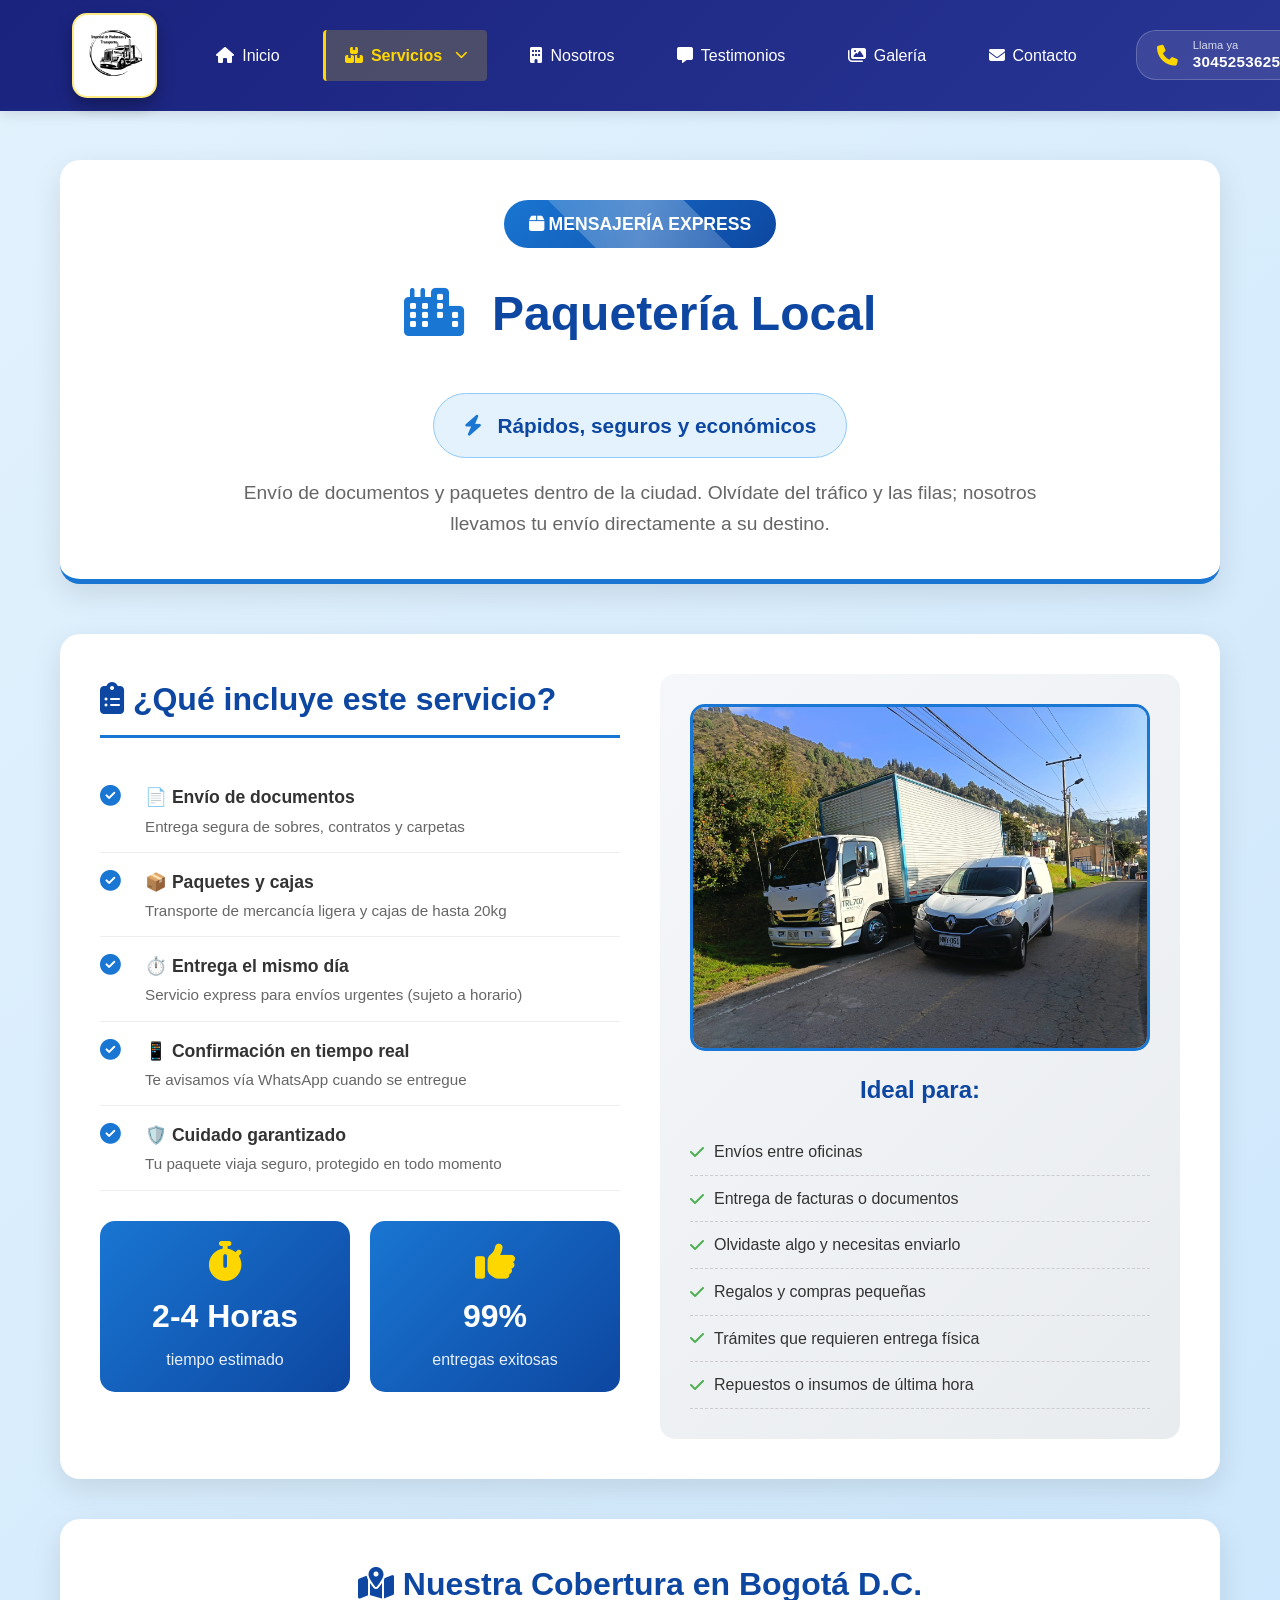
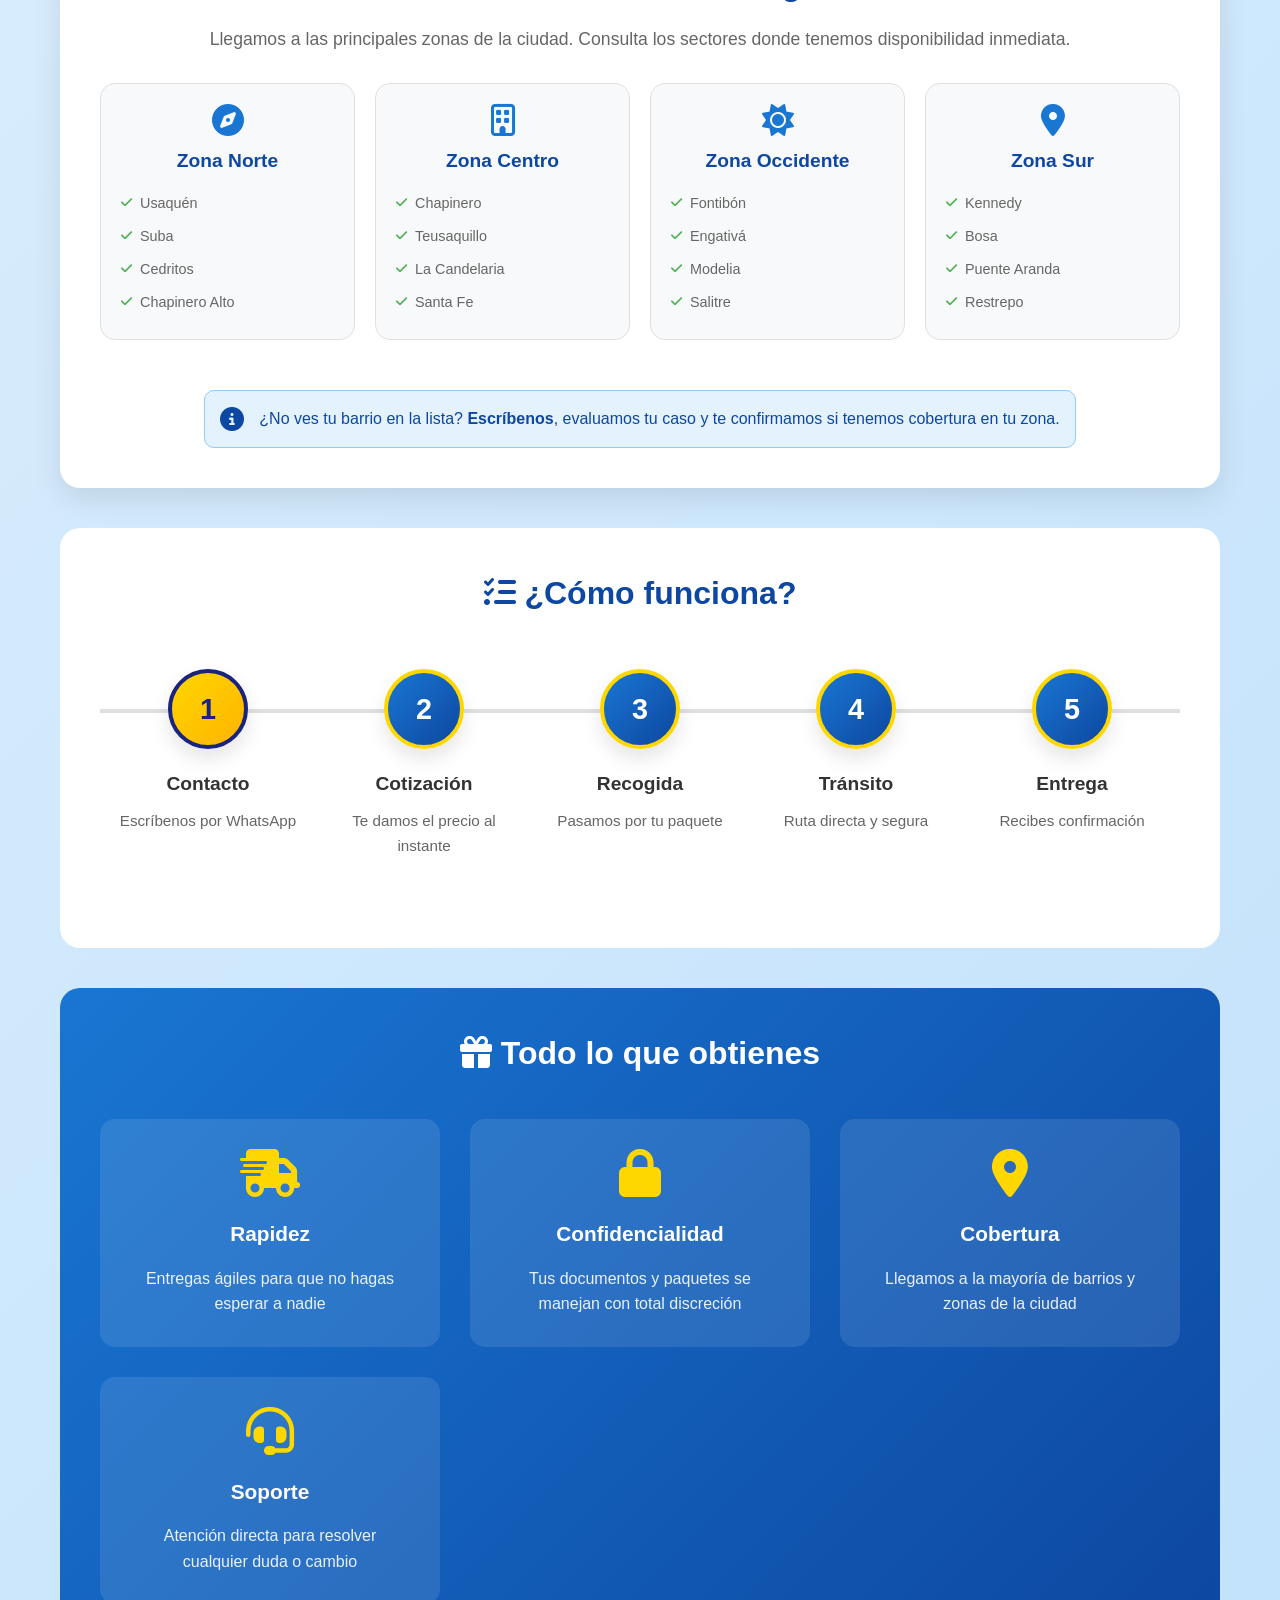
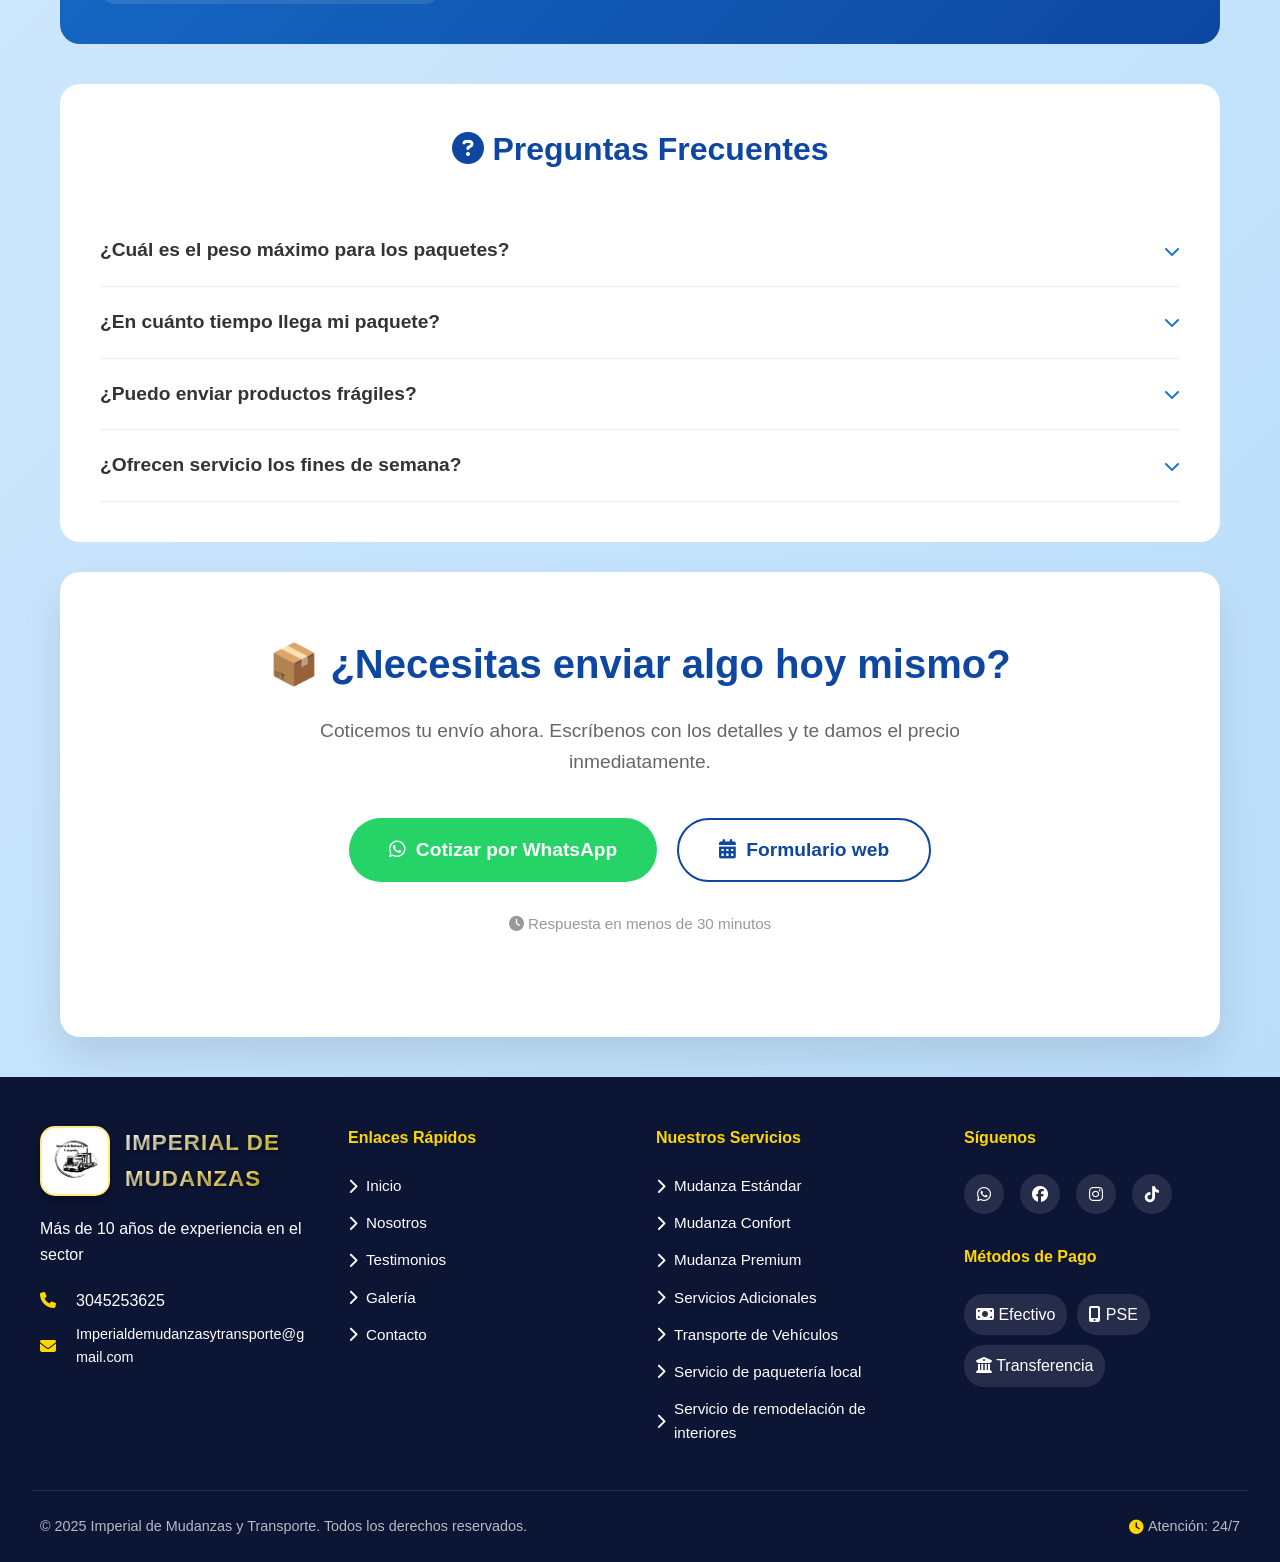
<file: Imperial-mudanzas-html/servicios/paqueteria-local.html>
<!DOCTYPE html>
<html lang="es">
<head>
    <meta charset="UTF-8">
    <meta name="viewport" content="width=device-width, initial-scale=1.0">
    
    <!-- ======================================== -->
    <!-- GOOGLE ANALYTICS -->
    <!-- ======================================== -->
    <script async src="https://www.googletagmanager.com/gtag/js?id=G-4DJDTXFBBV"></script>
    <script>
      window.dataLayer = window.dataLayer || [];
      function gtag(){dataLayer.push(arguments);}
      gtag('js', new Date());
      gtag('config', 'G-4DJDTXFBBV');
    </script>

    <!-- ======================================== -->
    <!-- TÍTULO Y METADATOS SEO -->
    <!-- ======================================== -->
    <title>Paquetería Local y Mensajería | Imperial de Mudanzas</title>
    <meta name="description" content="Servicio de paquetería local en Bogotá. Envíos rápidos, seguros y económicos para tus documentos y paquetes. Mensajería express con seguimiento.">
    <meta name="keywords" content="paqueteria local, mensajeria bogotá, envio de paquetes, envio de documentos, domicilios, paqueteria express">
    <meta name="author" content="Imperial de Mudanzas">
    <meta name="robots" content="index, follow">
    
    <!-- OPEN GRAPH -->
    <meta property="og:type" content="website">
    <meta property="og:url" content="https://tu-proyecto.web.app/servicios/paqueteria-local.html">
    <meta property="og:title" content="Paquetería Local y Mensajería | Imperial de Mudanzas">
    <meta property="og:description" content="Envíos rápidos, seguros y económicos para tus documentos y paquetes en Bogotá.">
    <meta property="og:image" content="https://tu-proyecto.web.app/images/og-paqueteria-local.jpg">
    <meta property="og:locale" content="es_CO">
    <meta property="og:site_name" content="Imperial de Mudanzas">
    
    <!-- FAVICON -->
    <link rel="icon" type="image/x-icon" href="../images/favicon.ico">
    <link rel="shortcut icon" href="../images/favicon.ico" type="image/x-icon">
    <link rel="icon" type="image/png" sizes="16x16" href="../images/favicon-16x16.png">
    <link rel="icon" type="image/png" sizes="32x32" href="../images/favicon-32x32.png">
    <link rel="apple-touch-icon" href="../images/apple-touch-icon.png">
    <meta name="msapplication-TileImage" content="../images/favicon.ico">
    <meta name="msapplication-TileColor" content="#1a237e">
    <meta name="theme-color" content="#1a237e">
    
    <!-- ESTILOS Y FUENTES -->
    <link rel="stylesheet" href="../css/styles.css">
    <link rel="stylesheet" href="https://cdnjs.cloudflare.com/ajax/libs/font-awesome/6.4.0/css/all.min.css">
    
    <!-- ESTILOS ESPECÍFICOS -->
    <style>
        .service-detail-page { padding-top: 120px; background: linear-gradient(135deg, #e3f2fd 0%, #bbdefb 100%); min-height: 100vh; }
        .service-detail-container { max-width: 1200px; margin: 0 auto; padding: 40px 20px; }
        
        .service-detail-header { text-align: center; margin-bottom: 50px; background: white; padding: 40px; border-radius: 20px; box-shadow: 0 10px 30px rgba(0,0,0,0.1); border-bottom: 5px solid #1976D2; }
        .service-detail-header h1 { color: #0D47A1; font-size: 3rem; margin-bottom: 20px; }
        .service-detail-header h1 i { color: #1976D2; margin-right: 15px; }
        .service-badge { background: linear-gradient(135deg, #1976D2 0%, #0D47A1 100%); color: white; padding: 10px 25px; border-radius: 30px; display: inline-block; font-weight: 600; font-size: 1.1rem; margin-bottom: 20px; }
        .service-price-tag { background: #e3f2fd; color: #0D47A1; padding: 15px 30px; border-radius: 50px; display: inline-block; font-size: 1.3rem; font-weight: 600; margin: 20px 0; border: 1px solid #90CAF9; }
        .service-price-tag i { color: #1976D2; margin-right: 10px; }
        
        .service-content-grid { display: grid; grid-template-columns: 1fr 1fr; gap: 40px; background: white; border-radius: 20px; padding: 40px; box-shadow: 0 10px 30px rgba(0,0,0,0.1); margin-bottom: 40px; }
        .service-info h2 { color: #0D47A1; margin-bottom: 30px; font-size: 2rem; border-bottom: 3px solid #1976D2; padding-bottom: 10px; }
        
        .feature-list { list-style: none; padding: 0; }
        .feature-list li { padding: 15px 0; border-bottom: 1px solid #eee; display: flex; align-items: flex-start; gap: 15px; font-size: 1.1rem; }
        .feature-list li i { color: #1976D2; font-size: 1.3rem; width: 30px; margin-top: 2px; }
        .feature-list li strong { color: #333; display: block; margin-bottom: 4px; }
        .feature-list li p { color: #666; margin: 0; font-size: 0.95rem; line-height: 1.4; }
        .feature-list li div { flex: 1; }
        
        .service-stats { display: grid; grid-template-columns: repeat(2, 1fr); gap: 20px; margin-top: 30px; }
        .stat-item { text-align: center; padding: 20px; background: linear-gradient(135deg, #1976D2 0%, #0D47A1 100%); border-radius: 15px; color: white; }
        .stat-item i { font-size: 2.5rem; margin-bottom: 10px; color: #ffd700; }
        .stat-item .stat-number { font-size: 2rem; font-weight: 700; display: block; margin-bottom: 5px; }
        .stat-item .stat-label { font-size: 1rem; opacity: 0.9; }
        
        .service-image { background: linear-gradient(135deg, #f5f7fa 0%, #e9ecef 100%); border-radius: 15px; padding: 30px; display: flex; flex-direction: column; justify-content: center; align-items: center; }
        .service-image img { width: 100%; border-radius: 15px; margin-bottom: 20px; border: 3px solid #1976D2; }
        .service-image h3 { color: #0D47A1; margin-bottom: 20px; font-size: 1.5rem; }
        .service-image ul { list-style: none; padding: 0; width: 100%; }
        .service-image ul li { padding: 10px 0; display: flex; align-items: center; gap: 10px; border-bottom: 1px dashed #ccc; }
        .service-image ul li i { font-size: 1rem; color: #4caf50; margin: 0; animation: none; }

        /* ======================================== */
        /* NUEVA SECCIÓN DE COBERTURA */
        /* ======================================== */
        .cobertura-section {
            background: white;
            border-radius: 20px;
            padding: 40px;
            margin-bottom: 40px;
            box-shadow: 0 10px 30px rgba(0,0,0,0.1);
            text-align: center;
        }
        
        .cobertura-section h2 {
            color: #0D47A1;
            font-size: 2rem;
            margin-bottom: 15px;
        }
        
        .cobertura-section > p {
            color: #666;
            font-size: 1.1rem;
            margin-bottom: 30px;
        }

        .zonas-grid {
            display: grid;
            grid-template-columns: repeat(auto-fit, minmax(200px, 1fr));
            gap: 20px;
            margin-bottom: 30px;
        }

        .zona-card {
            background: #f8f9fa;
            border-radius: 15px;
            padding: 20px;
            border: 1px solid #e0e0e0;
            transition: all 0.3s;
        }

        .zona-card:hover {
            border-color: #1976D2;
            transform: translateY(-5px);
            box-shadow: 0 10px 20px rgba(25, 118, 210, 0.1);
        }

        .zona-card i {
            font-size: 2rem;
            color: #1976D2;
            margin-bottom: 10px;
        }

        .zona-card h4 {
            color: #0D47A1;
            font-size: 1.2rem;
            margin-bottom: 10px;
        }

        .zona-card ul {
            list-style: none;
            padding: 0;
            margin: 0;
            text-align: left;
        }

        .zona-card ul li {
            color: #666;
            font-size: 0.9rem;
            padding: 5px 0;
            display: flex;
            align-items: center;
            gap: 8px;
        }

        .zona-card ul li i {
            font-size: 0.8rem;
            color: #4CAF50;
            margin: 0;
        }

        .cobertura-aviso {
            background: #e3f2fd;
            border-radius: 10px;
            padding: 15px;
            display: inline-flex;
            align-items: center;
            gap: 15px;
            color: #0D47A1;
            font-size: 1rem;
            margin-top: 20px;
            border: 1px solid #90CAF9;
        }

        .cobertura-aviso i {
            font-size: 1.5rem;
        }
        
        /* ======================================== */
        
        .process-timeline { background: white; border-radius: 20px; padding: 40px; margin-bottom: 40px; }
        .process-timeline h2 { color: #0D47A1; margin-bottom: 40px; text-align: center; font-size: 2rem; }
        .timeline-steps { display: flex; justify-content: space-between; position: relative; margin: 50px 0; }
        .timeline-steps::before { content: ''; position: absolute; top: 40px; left: 0; width: 100%; height: 4px; background: #e0e0e0; z-index: 1; }
        .step { text-align: center; position: relative; z-index: 2; flex: 1; }
        .step-circle { width: 80px; height: 80px; background: linear-gradient(135deg, #1976D2 0%, #0D47A1 100%); border-radius: 50%; display: flex; align-items: center; justify-content: center; margin: 0 auto 20px; color: white; font-size: 1.8rem; font-weight: 700; border: 4px solid #ffd700; box-shadow: 0 10px 20px rgba(0,0,0,0.1); }
        .step.active .step-circle { background: linear-gradient(135deg, #ffd700 0%, #ffb300 100%); color: #1a237e; border-color: #1a237e; }
        .step h4 { color: #333; margin-bottom: 10px; font-size: 1.2rem; }
        .step p { color: #666; font-size: 0.95rem; max-width: 200px; margin: 0 auto; }
        
        .included-services { background: linear-gradient(135deg, #1976D2 0%, #0D47A1 100%); border-radius: 20px; padding: 40px; color: white; margin-bottom: 40px; }
        .included-services h2 { text-align: center; margin-bottom: 40px; font-size: 2rem; }
        .included-grid { display: grid; grid-template-columns: repeat(auto-fit, minmax(250px, 1fr)); gap: 30px; }
        .included-item { text-align: center; padding: 30px; background: rgba(255, 255, 255, 0.1); border-radius: 15px; transition: all 0.3s; }
        .included-item:hover { background: rgba(255, 255, 255, 0.2); transform: translateY(-5px); }
        .included-item i { font-size: 3rem; color: #ffd700; margin-bottom: 20px; }
        .included-item h3 { margin-bottom: 15px; font-size: 1.3rem; }
        .included-item p { opacity: 0.9; line-height: 1.6; }
        
        .faq-section { background: white; border-radius: 20px; padding: 40px; margin-top: 40px; }
        .faq-section h2 { color: #0D47A1; text-align: center; margin-bottom: 40px; font-size: 2rem; }
        .faq-item { border-bottom: 1px solid #eee; padding: 20px 0; }
        .faq-question { display: flex; justify-content: space-between; align-items: center; cursor: pointer; }
        .faq-question h3 { color: #333; font-size: 1.2rem; margin: 0; }
        .faq-question i { color: #1976D2; transition: transform 0.3s; }
        .faq-question.active i { transform: rotate(180deg); }
        .faq-answer { display: none; padding: 20px 0 10px; color: #666; line-height: 1.6; }
        .faq-answer.show { display: block; }
        
        .cta-section { text-align: center; background: white; border-radius: 20px; padding: 60px; box-shadow: 0 20px 40px rgba(0,0,0,0.1); }
        .cta-section h2 { color: #0D47A1; font-size: 2.5rem; margin-bottom: 20px; }
        .cta-section p { color: #666; font-size: 1.2rem; margin-bottom: 40px; max-width: 700px; margin-left: auto; margin-right: auto; }
        .cta-buttons { display: flex; gap: 20px; justify-content: center; flex-wrap: wrap; }
        .cta-primary { background: #25D366; color: white; padding: 15px 40px; border-radius: 50px; text-decoration: none; font-weight: 600; font-size: 1.2rem; display: inline-flex; align-items: center; gap: 10px; transition: all 0.3s; }
        .cta-primary:hover { transform: translateY(-3px); box-shadow: 0 10px 20px rgba(37,211,102,0.3); }
        .cta-secondary { background: white; color: #0D47A1; padding: 15px 40px; border-radius: 50px; text-decoration: none; font-weight: 600; font-size: 1.2rem; display: inline-flex; align-items: center; gap: 10px; border: 2px solid #0D47A1; transition: all 0.3s; }
        .cta-secondary:hover { background: #0D47A1; color: white; }

        /* Estilos menú activo */
        .nav-item.active > a { color: #ffd700 !important; }
        .active-submenu { color: #ffd700 !important; font-weight: bold; }

        @media (max-width: 768px) {
            .service-content-grid { grid-template-columns: 1fr; }
            .timeline-steps { flex-direction: column; gap: 30px; }
            .timeline-steps::before { display: none; }
            .cta-buttons { flex-direction: column; }
            .service-detail-header h1 { font-size: 2rem; }
            .service-stats { grid-template-columns: 1fr; }
            .feature-list li { flex-direction: column; align-items: flex-start; gap: 8px; }
            .feature-list li i { margin-top: 0; }
            .cobertura-aviso { flex-direction: column; text-align: center; }
        }
    </style>
</head>
<body>

    <!-- ======================================== -->
    <!-- MENÚ DE NAVEGACIÓN -->
    <!-- ======================================== -->
    <nav class="main-nav">
        <div class="nav-container">
            <div class="nav-logo" style="margin-right: 40px;">
                <a href="../index.html">
                    <img src="../images/logo.png" alt="Imperial de Mudanzas" 
                         style="height: 85px; width: auto; border-radius: 15px; box-shadow: 0 8px 16px rgba(0,0,0,0.3); transition: transform 0.3s, box-shadow 0.3s; border: 2px solid rgba(255,215,0,0.5); background: white; padding: 3px;"
                         onmouseover="this.style.transform='scale(1.05)'; this.style.boxShadow='0 12px 24px rgba(255,215,0,0.4)';"
                         onmouseout="this.style.transform='scale(1)'; this.style.boxShadow='0 8px 16px rgba(0,0,0,0.3)';">
                </a>
            </div>
                            
            <button class="mobile-menu-btn" onclick="abrirMenu()">
                <i class="fas fa-bars"></i>
            </button>
            
            <ul class="nav-menu" id="miMenu">
                <li class="nav-item">
                    <a href="../index.html"><i class="fas fa-home"></i> Inicio</a>
                </li>
                
                <!-- Menú activo en Servicios -->
                <li class="nav-item has-submenu active">
                    <a href="javascript:void(0);" onclick="abrirSubmenu()">
                        <i class="fas fa-boxes"></i> Servicios <i class="fas fa-chevron-down" id="iconoSubmenu"></i>
                    </a>
                    <ul class="submenu show" id="submenuServicios">
                        <li><a href="mudanza-estandar.html"><i class="fas fa-home"></i> Mudanza Estándar</a></li>
                        <li><a href="mudanza-confort.html"><i class="fas fa-couch"></i> Mudanza Confort</a></li>
                        <li><a href="mudanza-premium.html"><i class="fas fa-crown"></i> Mudanza Premium</a></li>
                        <li class="submenu-divider"></li>
                        <li><a href="servicios-adicionales.html"><i class="fas fa-plus-circle"></i> Servicios Adicionales</a></li>
                        <li><a href="transporte-vehiculos.html"><i class="fas fa-truck-moving"></i> Transporte de Vehículos</a></li>
                        <li><a href="paqueteria-local.html" class="active-submenu"><i class="fas fa-city"></i> Servicio de paquetería local</a></li>
                        <li><a href="remodelacion-interiores.html"><i class="fas fa-tools"></i> Servicio de remodelación de interiores</a></li>
                    </ul>
                </li>
                
                <li class="nav-item">
                    <a href="../nosotros.html"><i class="fas fa-building"></i> Nosotros</a>
                </li>
                
                <li class="nav-item">
                    <a href="../testimonios.html"><i class="fas fa-comment-alt"></i> Testimonios</a>
                </li>
    
                <li class="nav-item">
                    <a href="../galeria.html"><i class="fas fa-images"></i> Galería</a>
                </li>
    
                <li class="nav-item">
                    <a href="../contacto.html"><i class="fas fa-envelope"></i> Contacto</a>
                </li>
            </ul>
            
            <div class="nav-contact">
                <a href="tel:3045253625" class="contact-phone">
                    <i class="fas fa-phone"></i>
                    <div class="phone-text">
                        <span class="phone-label">Llama ya</span>
                        <span class="phone-number">3045253625</span>
                    </div>
                </a>
                <a href="../index.html#contacto" class="nav-cta">
                    <i class="fas fa-phone-alt"></i> Cotizar
                </a>
            </div>
        </div>
    </nav>
    
    <div class="service-detail-page">
        <div class="service-detail-container">
            <!-- Header del Servicio -->
            <div class="service-detail-header">
                <div class="service-badge">
                    <i class="fas fa-box"></i> MENSAJERÍA EXPRESS
                </div>
                <h1>
                    <i class="fas fa-city"></i>
                    Paquetería Local
                </h1>
                <p class="service-price-tag">
                    <i class="fas fa-bolt"></i>
                    Rápidos, seguros y económicos
                </p>
                <p style="color: #666; font-size: 1.2rem; max-width: 800px; margin: 0 auto;">
                    Envío de documentos y paquetes dentro de la ciudad. Olvídate del tráfico y las filas; 
                    nosotros llevamos tu envío directamente a su destino.
                </p>
            </div>
            
            <!-- Contenido Principal -->
            <div class="service-content-grid">
                <div class="service-info">
                    <h2><i class="fas fa-clipboard-list"></i> ¿Qué incluye este servicio?</h2>
                    <ul class="feature-list">
                        <li>
                            <i class="fas fa-check-circle"></i>
                            <div>
                                <strong>📄 Envío de documentos</strong>
                                <p>Entrega segura de sobres, contratos y carpetas</p>
                            </div>
                        </li>
                        <li>
                            <i class="fas fa-check-circle"></i>
                            <div>
                                <strong>📦 Paquetes y cajas</strong>
                                <p>Transporte de mercancía ligera y cajas de hasta 20kg</p>
                            </div>
                        </li>
                        <li>
                            <i class="fas fa-check-circle"></i>
                            <div>
                                <strong>⏱️ Entrega el mismo día</strong>
                                <p>Servicio express para envíos urgentes (sujeto a horario)</p>
                            </div>
                        </li>
                        <li>
                            <i class="fas fa-check-circle"></i>
                            <div>
                                <strong>📱 Confirmación en tiempo real</strong>
                                <p>Te avisamos vía WhatsApp cuando se entregue</p>
                            </div>
                        </li>
                        <li>
                            <i class="fas fa-check-circle"></i>
                            <div>
                                <strong>🛡️ Cuidado garantizado</strong>
                                <p>Tu paquete viaja seguro, protegido en todo momento</p>
                            </div>
                        </li>
                    </ul>
                    
                    <div class="service-stats">
                        <div class="stat-item">
                            <i class="fas fa-stopwatch"></i>
                            <span class="stat-number">2-4 Horas</span>
                            <span class="stat-label">tiempo estimado</span>
                        </div>
                        <div class="stat-item">
                            <i class="fas fa-thumbs-up"></i>
                            <span class="stat-number">99%</span>
                            <span class="stat-label">entregas exitosas</span>
                        </div>
                    </div>
                </div>
                
                <div class="service-image">
                    <!-- Puedes cambiar esta imagen si tienes una de paquetería -->
                    <img src="../images/galeria/paqueteria-local.jpg" alt="Servicio de Paquetería Local">
                    <h3>Ideal para:</h3>
                    <ul>
                        <li><i class="fas fa-check"></i> Envíos entre oficinas</li>
                        <li><i class="fas fa-check"></i> Entrega de facturas o documentos</li>
                        <li><i class="fas fa-check"></i> Olvidaste algo y necesitas enviarlo</li>
                        <li><i class="fas fa-check"></i> Regalos y compras pequeñas</li>
                        <li><i class="fas fa-check"></i> Trámites que requieren entrega física</li>
                        <li><i class="fas fa-check"></i> Repuestos o insumos de última hora</li>
                    </ul>
                </div>
            </div>

            <!-- ======================================== -->
            <!-- NUEVA SECCIÓN: COBERTURA -->
            <!-- ======================================== -->
            <div class="cobertura-section">
                <h2><i class="fas fa-map-marked-alt"></i> Nuestra Cobertura en Bogotá D.C.</h2>
                <p>Llegamos a las principales zonas de la ciudad. Consulta los sectores donde tenemos disponibilidad inmediata.</p>
                
                <div class="zonas-grid">
                    <div class="zona-card">
                        <i class="fas fa-compass"></i>
                        <h4>Zona Norte</h4>
                        <ul>
                            <li><i class="fas fa-check"></i> Usaquén</li>
                            <li><i class="fas fa-check"></i> Suba</li>
                            <li><i class="fas fa-check"></i> Cedritos</li>
                            <li><i class="fas fa-check"></i> Chapinero Alto</li>
                        </ul>
                    </div>
                    
                    <div class="zona-card">
                        <!-- CAMBIO AQUÍ: De 'fas fa-city' a 'far fa-building' -->
                        <i class="far fa-building"></i>
                        <h4>Zona Centro</h4>
                        <ul>
                            <li><i class="fas fa-check"></i> Chapinero</li>
                            <li><i class="fas fa-check"></i> Teusaquillo</li>
                            <li><i class="fas fa-check"></i> La Candelaria</li>
                            <li><i class="fas fa-check"></i> Santa Fe</li>
                        </ul>
                    </div>
                    
                    <div class="zona-card">
                        <i class="fas fa-sun"></i>
                        <h4>Zona Occidente</h4>
                        <ul>
                            <li><i class="fas fa-check"></i> Fontibón</li>
                            <li><i class="fas fa-check"></i> Engativá</li>
                            <li><i class="fas fa-check"></i> Modelia</li>
                            <li><i class="fas fa-check"></i> Salitre</li>
                        </ul>
                    </div>
                    
                    <div class="zona-card">
                        <i class="fas fa-map-marker-alt"></i>
                        <h4>Zona Sur</h4>
                        <ul>
                            <li><i class="fas fa-check"></i> Kennedy</li>
                            <li><i class="fas fa-check"></i> Bosa</li>
                            <li><i class="fas fa-check"></i> Puente Aranda</li>
                            <li><i class="fas fa-check"></i> Restrepo</li>
                        </ul>
                    </div>
                </div>

                <div class="cobertura-aviso">
                    <i class="fas fa-info-circle"></i>
                    <span>¿No ves tu barrio en la lista? <strong>Escríbenos</strong>, evaluamos tu caso y te confirmamos si tenemos cobertura en tu zona.</span>
                </div>
            </div>
            
            <!-- Proceso de Envío -->
            <div class="process-timeline">
                <h2><i class="fas fa-tasks"></i> ¿Cómo funciona?</h2>
                <div class="timeline-steps">
                    <div class="step active">
                        <div class="step-circle">1</div>
                        <h4>Contacto</h4>
                        <p>Escríbenos por WhatsApp</p>
                    </div>
                    <div class="step">
                        <div class="step-circle">2</div>
                        <h4>Cotización</h4>
                        <p>Te damos el precio al instante</p>
                    </div>
                    <div class="step">
                        <div class="step-circle">3</div>
                        <h4>Recogida</h4>
                        <p>Pasamos por tu paquete</p>
                    </div>
                    <div class="step">
                        <div class="step-circle">4</div>
                        <h4>Tránsito</h4>
                        <p>Ruta directa y segura</p>
                    </div>
                    <div class="step">
                        <div class="step-circle">5</div>
                        <h4>Entrega</h4>
                        <p>Recibes confirmación</p>
                    </div>
                </div>
            </div>
            
            <!-- Servicios Incluidos Detallados -->
            <div class="included-services">
                <h2><i class="fas fa-gift"></i> Todo lo que obtienes</h2>
                <div class="included-grid">
                    <div class="included-item">
                        <i class="fas fa-shipping-fast"></i>
                        <h3>Rapidez</h3>
                        <p>Entregas ágiles para que no hagas esperar a nadie</p>
                    </div>
                    <div class="included-item">
                        <i class="fas fa-lock"></i>
                        <h3>Confidencialidad</h3>
                        <p>Tus documentos y paquetes se manejan con total discreción</p>
                    </div>
                    <div class="included-item">
                        <i class="fas fa-map-marker-alt"></i>
                        <h3>Cobertura</h3>
                        <p>Llegamos a la mayoría de barrios y zonas de la ciudad</p>
                    </div>
                    <div class="included-item">
                        <i class="fas fa-headset"></i>
                        <h3>Soporte</h3>
                        <p>Atención directa para resolver cualquier duda o cambio</p>
                    </div>
                </div>
            </div>
            
            <!-- Preguntas Frecuentes -->
            <div class="faq-section" style="margin-bottom: 30px !important;">
                <h2><i class="fas fa-question-circle"></i> Preguntas Frecuentes</h2>
                
                <div class="faq-item">
                    <div class="faq-question" onclick="toggleFAQ(this)">
                        <h3>¿Cuál es el peso máximo para los paquetes?</h3>
                        <i class="fas fa-chevron-down"></i>
                    </div>
                    <div class="faq-answer">
                        Para el servicio de paquetería express (en moto o carro), el límite recomendado es de 20 kg. 
                        Si tu paquete es más grande o pesado, te ofrecemos una cotización con nuestros vehículos de mudanza.
                    </div>
                </div>
                
                <div class="faq-item">
                    <div class="faq-question" onclick="toggleFAQ(this)">
                        <h3>¿En cuánto tiempo llega mi paquete?</h3>
                        <i class="fas fa-chevron-down"></i>
                    </div>
                    <div class="faq-answer">
                        Depende de la distancia y la hora del día. En promedio, las entregas se realizan entre 2 y 4 horas 
                        después de que recogemos el paquete. Si es urgente, cuéntanos y priorizamos tu envío.
                    </div>
                </div>
                
                <div class="faq-item">
                    <div class="faq-question" onclick="toggleFAQ(this)">
                        <h3>¿Puedo enviar productos frágiles?</h3>
                        <i class="fas fa-chevron-down"></i>
                    </div>
                    <div class="faq-answer">
                        Sí, pero debes informarlo al momento de cotizar. Aseguramos el paquete con material de protección 
                        adicional si es necesario y manejamos la carga con el mayor cuidado.
                    </div>
                </div>
                
                <div class="faq-item">
                    <div class="faq-question" onclick="toggleFAQ(this)">
                        <h3>¿Ofrecen servicio los fines de semana?</h3>
                        <i class="fas fa-chevron-down"></i>
                    </div>
                    <div class="faq-answer">
                        El servicio de paquetería está sujeto a disponibilidad los sábados. No operamos los domingos. 
                        Sin embargo, puedes escribirnos para verificar si hay cobertura en tu zona.
                    </div>
                </div>
            </div>
            
            <!-- Llamado a la Acción -->
            <div class="cta-section">
                <h2>📦 ¿Necesitas enviar algo hoy mismo?</h2>
                <p>Coticemos tu envío ahora. Escríbenos con los detalles y te damos el precio inmediatamente.</p>
                <div class="cta-buttons">
                    <a href="https://wa.me/573045253625?text=Hola%21%20Necesito%20cotizar%20un%20env%C3%ADo%20por%20paqueter%C3%ADa%20local.%0A*Origen*%3A%20%5Bbarrio%5D%0A*Destino*%3A%20%5Bbarrio%5D%0A*Tipo%20de%20paquete%3A*%20%5Bdocumento%20o%20caja%5D" 
                       target="_blank" 
                       class="cta-primary">
                        <i class="fab fa-whatsapp"></i> Cotizar por WhatsApp
                    </a>
                    <a href="../index.html#contacto" class="cta-secondary">
                        <i class="fas fa-calendar-alt"></i> Formulario web
                    </a>
                </div>
                <p style="margin-top: 30px; color: #999; font-size: 0.95rem;">
                    <i class="fas fa-clock"></i> Respuesta en menos de 30 minutos
                </p>
            </div>
        </div>
    </div>
    
    <!-- ======================================== -->
    <!-- FOOTER ACTUALIZADO -->
    <!-- ======================================== -->
    <footer class="footer">
        <div class="footer-content">
            <div class="footer-logo">
                <a href="../index.html" style="display: flex; align-items: center; gap: 15px; text-decoration: none; margin-bottom: 20px;">
                    <img src="../images/logo.png" alt="Imperial de Mudanzas" style="height: 70px; width: auto; border-radius: 15px; box-shadow: 0 6px 12px rgba(0,0,0,0.3); border: 2px solid rgba(255,215,0,0.5); background: white; padding: 3px;">
                    <span style="color: white; font-weight: 700; font-size: 1.4rem; text-shadow: 2px 2px 4px rgba(0,0,0,0.5); letter-spacing: 1px; background: linear-gradient(135deg, #fff 0%, #ffd700 100%); -webkit-background-clip: text; -webkit-text-fill-color: transparent; background-clip: text;">IMPERIAL DE MUDANZAS</span>
                </a>
                <p>Más de 10 años de experiencia en el sector</p>
                <div style="margin-top: 20px;">
                    <p style="display: flex; align-items: center; gap: 10px; margin-bottom: 10px;"><i class="fas fa-phone" style="color: #ffd700;"></i> <span>3045253625</span></p>
                    <p style="display: flex; align-items: center; gap: 10px; word-break: break-word;"><i class="fas fa-envelope" style="color: #ffd700; flex-shrink: 0;"></i><span style="font-size: 0.9rem;">Imperialdemudanzasytransporte@gmail.com</span></p>
                </div>
            </div>
            
            <div class="footer-links">
                <h4>Enlaces Rápidos</h4>
                <ul>
                    <li><a href="../index.html"><i class="fas fa-chevron-right"></i> Inicio</a></li>
                    <li><a href="../nosotros.html"><i class="fas fa-chevron-right"></i> Nosotros</a></li>
                    <li><a href="../testimonios.html"><i class="fas fa-chevron-right"></i> Testimonios</a></li>
                    <li><a href="../galeria.html"><i class="fas fa-chevron-right"></i> Galería</a></li>
                    <li><a href="../contacto.html"><i class="fas fa-chevron-right"></i> Contacto</a></li>
                </ul>
            </div>
            
            <div class="footer-links">
                <h4>Nuestros Servicios</h4>
                <ul>
                    <li><a href="mudanza-estandar.html"><i class="fas fa-chevron-right"></i> Mudanza Estándar</a></li>
                    <li><a href="mudanza-confort.html"><i class="fas fa-chevron-right"></i> Mudanza Confort</a></li>
                    <li><a href="mudanza-premium.html"><i class="fas fa-chevron-right"></i> Mudanza Premium</a></li>
                    <li><a href="servicios-adicionales.html"><i class="fas fa-chevron-right"></i> Servicios Adicionales</a></li>
                    <li><a href="transporte-vehiculos.html"><i class="fas fa-chevron-right"></i> Transporte de Vehículos</a></li>
                    <li><a href="paqueteria-local.html"><i class="fas fa-chevron-right"></i> Servicio de paquetería local</a></li>
                    <li><a href="remodelacion-interiores.html"><i class="fas fa-chevron-right"></i> Servicio de remodelación de interiores</a></li>
                </ul>
            </div>
            
            <div class="footer-social">
                <h4>Síguenos</h4>
                <div class="social-icons">
                    <a href="https://wa.me/573045253625" target="_blank" title="WhatsApp"><i class="fab fa-whatsapp"></i></a>
                    <a href="https://www.facebook.com/share/18BxR83M6Z/" target="_blank" title="Facebook"><i class="fab fa-facebook"></i></a>
                    <a href="https://www.instagram.com/imperialdemudanzasytransporte?igsh=a3E5OGJsY3d3NTR4" target="_blank" title="Instagram"><i class="fab fa-instagram"></i></a>
                    <a href="https://www.tiktok.com/@imperial.de.mudan?_r=1&_t=ZS-94p88LyYHeH" target="_blank" title="TikTok"><i class="fab fa-tiktok"></i></a>
                </div>
                <div style="margin-top: 30px;">
                    <h4>Métodos de Pago</h4>
                    <div style="display: flex; gap: 10px; margin-top: 15px; flex-wrap: wrap;">
                        <span style="background: rgba(255,255,255,0.1); padding: 8px 12px; border-radius: 20px;"><i class="fas fa-money-bill"></i> Efectivo</span>
                        <span style="background: rgba(255,255,255,0.1); padding: 8px 12px; border-radius: 20px;"><i class="fas fa-mobile-alt"></i> PSE</span>
                        <span style="background: rgba(255,255,255,0.1); padding: 8px 12px; border-radius: 20px;"><i class="fas fa-university"></i> Transferencia</span>
                    </div>
                </div>
            </div>
        </div>
        <div class="footer-bottom">
            <div style="max-width: 1200px; margin: 0 auto; display: flex; justify-content: space-between; align-items: center; flex-wrap: wrap; gap: 20px;">
                <p>&copy; 2025 Imperial de Mudanzas y Transporte. Todos los derechos reservados.</p>
                <p style="display: flex; align-items: center; gap: 5px;"><i class="fas fa-clock" style="color: #ffd700;"></i> Atención: 24/7</p>
            </div>
        </div>
    </footer>

    <button class="scroll-top-btn" id="scrollTopBtn" title="Volver arriba"><i class="fas fa-arrow-up"></i></button>

    <!-- SCRIPTS -->
    <script>
        // Menú
        function abrirMenu() { document.getElementById('miMenu').classList.toggle('active'); }
        function abrirSubmenu() {
            var submenu = document.getElementById('submenuServicios');
            var icono = document.getElementById('iconoSubmenu');
            submenu.classList.toggle('show');
            if (submenu.classList.contains('show')) { icono.style.transform = 'rotate(180deg)'; } else { icono.style.transform = 'rotate(0deg)'; }
        }
        document.addEventListener('click', function(event) {
            if (!event.target.closest('.main-nav')) {
                document.getElementById('miMenu').classList.remove('active');
                document.getElementById('submenuServicios').classList.remove('show');
                document.getElementById('iconoSubmenu').style.transform = 'rotate(0deg)';
            }
        });

        // Scroll Top
        window.onscroll = function() {
            const scrollBtn = document.getElementById('scrollTopBtn');
            if (document.body.scrollTop > 300 || document.documentElement.scrollTop > 300) { scrollBtn.classList.add('show'); } else { scrollBtn.classList.remove('show'); }
        };
        document.getElementById('scrollTopBtn')?.addEventListener('click', function() { window.scrollTo({ top: 0, behavior: 'smooth' }); });

        // Función para el FAQ
        function toggleFAQ(element) {
            element.classList.toggle('active');
            const answer = element.nextElementSibling;
            answer.classList.toggle('show');
        }
        
        // Smooth scroll para los enlaces
        document.querySelectorAll('a[href^="#"]').forEach(anchor => {
            anchor.addEventListener('click', function (e) {
                e.preventDefault();
                const target = document.querySelector(this.getAttribute('href'));
                if(target) {
                    target.scrollIntoView({
                        behavior: 'smooth',
                        block: 'start'
                    });
                }
            });
        });
    </script>

    <!-- DATOS ESTRUCTURADOS JSON-LD -->
    <script type="application/ld+json">
    {
        "@context": "https://schema.org",
        "@type": "Service",
        "name": "Servicio de Paquetería Local",
        "description": "Envío de documentos y paquetes dentro de la ciudad. Servicio rápido, seguro y económico.",
        "provider": {
            "@type": "MovingCompany",
            "name": "Imperial de Mudanzas",
            "url": "https://tu-proyecto.web.app/",
            "telephone": "+573045253625"
        },
        "areaServed": ["Bogotá"],
        "hasOfferCatalog": {
            "@type": "OfferCatalog",
            "name": "Incluye",
            "itemListElement": [
                { "@type": "Offer", "itemOffered": { "@type": "Service", "name": "Envío de documentos" } },
                { "@type": "Offer", "itemOffered": { "@type": "Service", "name": "Paquetes y cajas" } },
                { "@type": "Offer", "itemOffered": { "@type": "Service", "name": "Entrega el mismo día" } },
                { "@type": "Offer", "itemOffered": { "@type": "Service", "name": "Confirmación en tiempo real" } }
            ]
        }
    }
    </script>
</body>
</html>
</file>
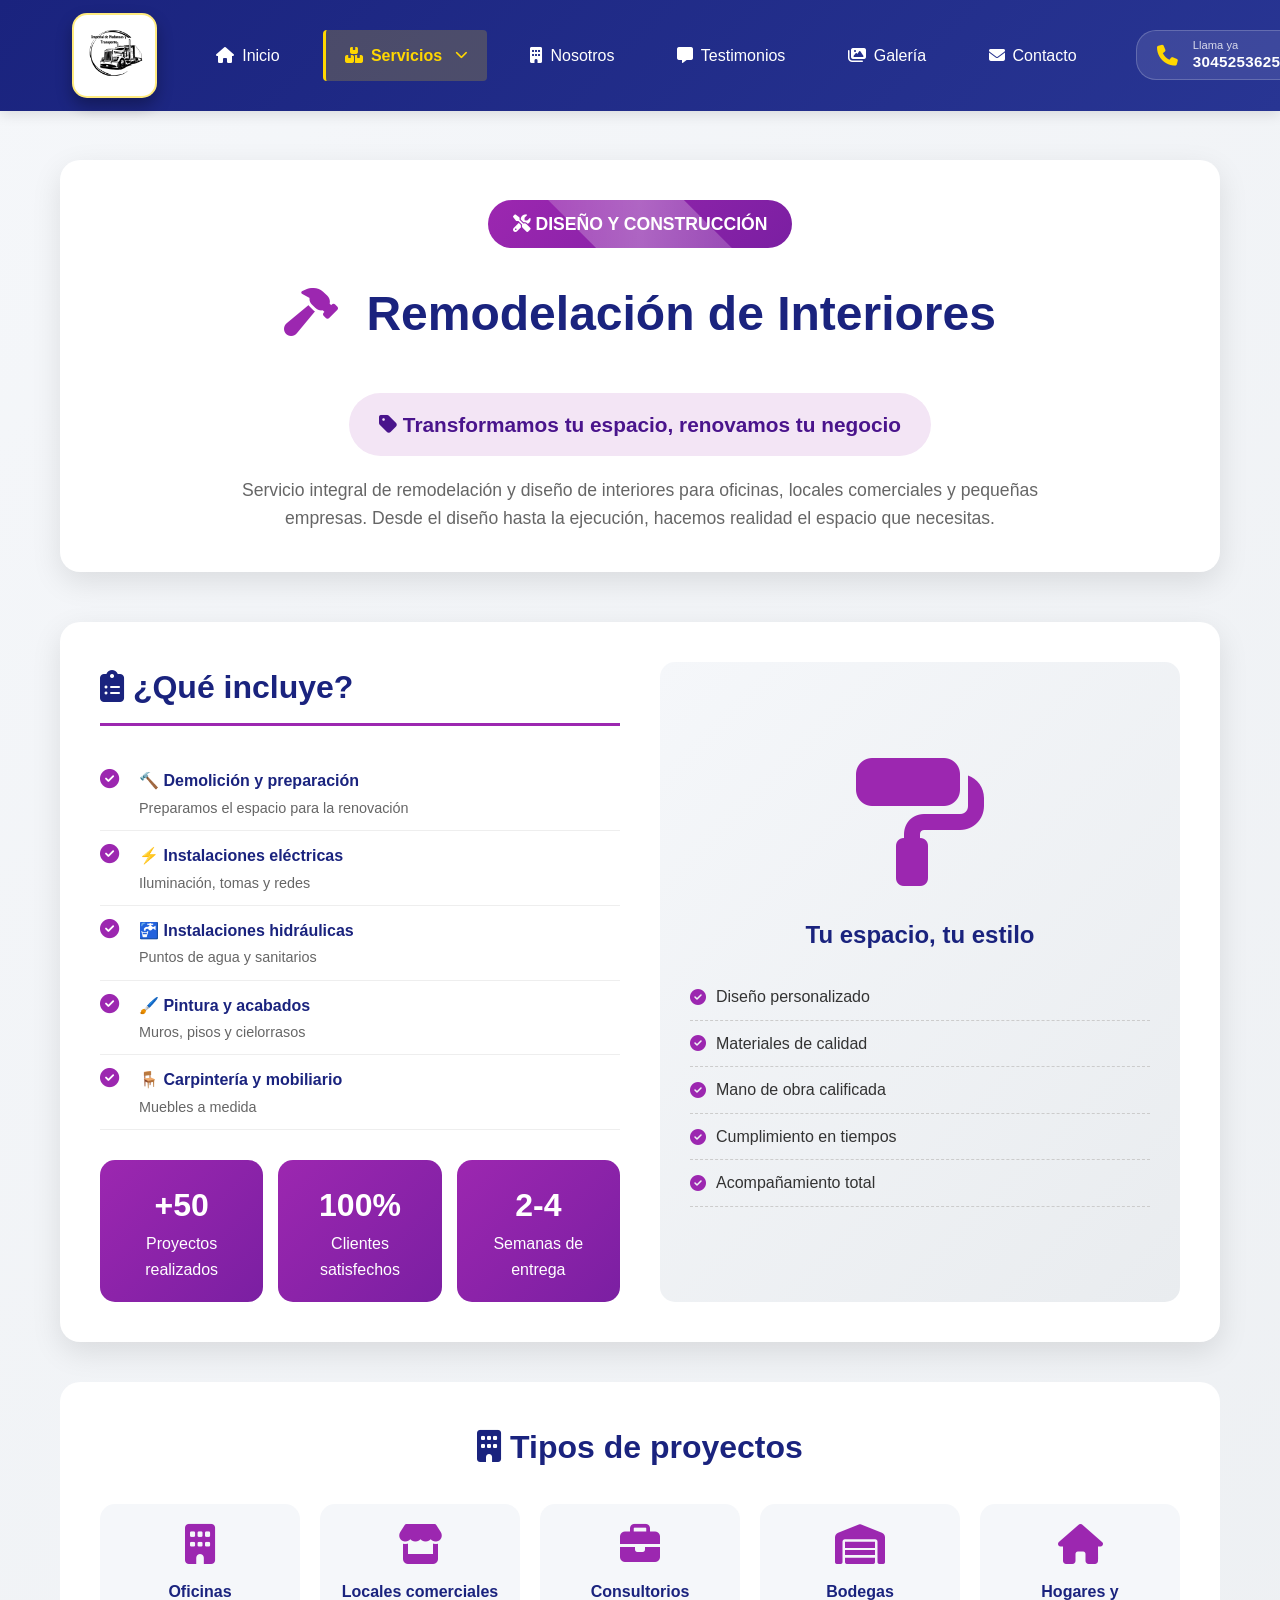
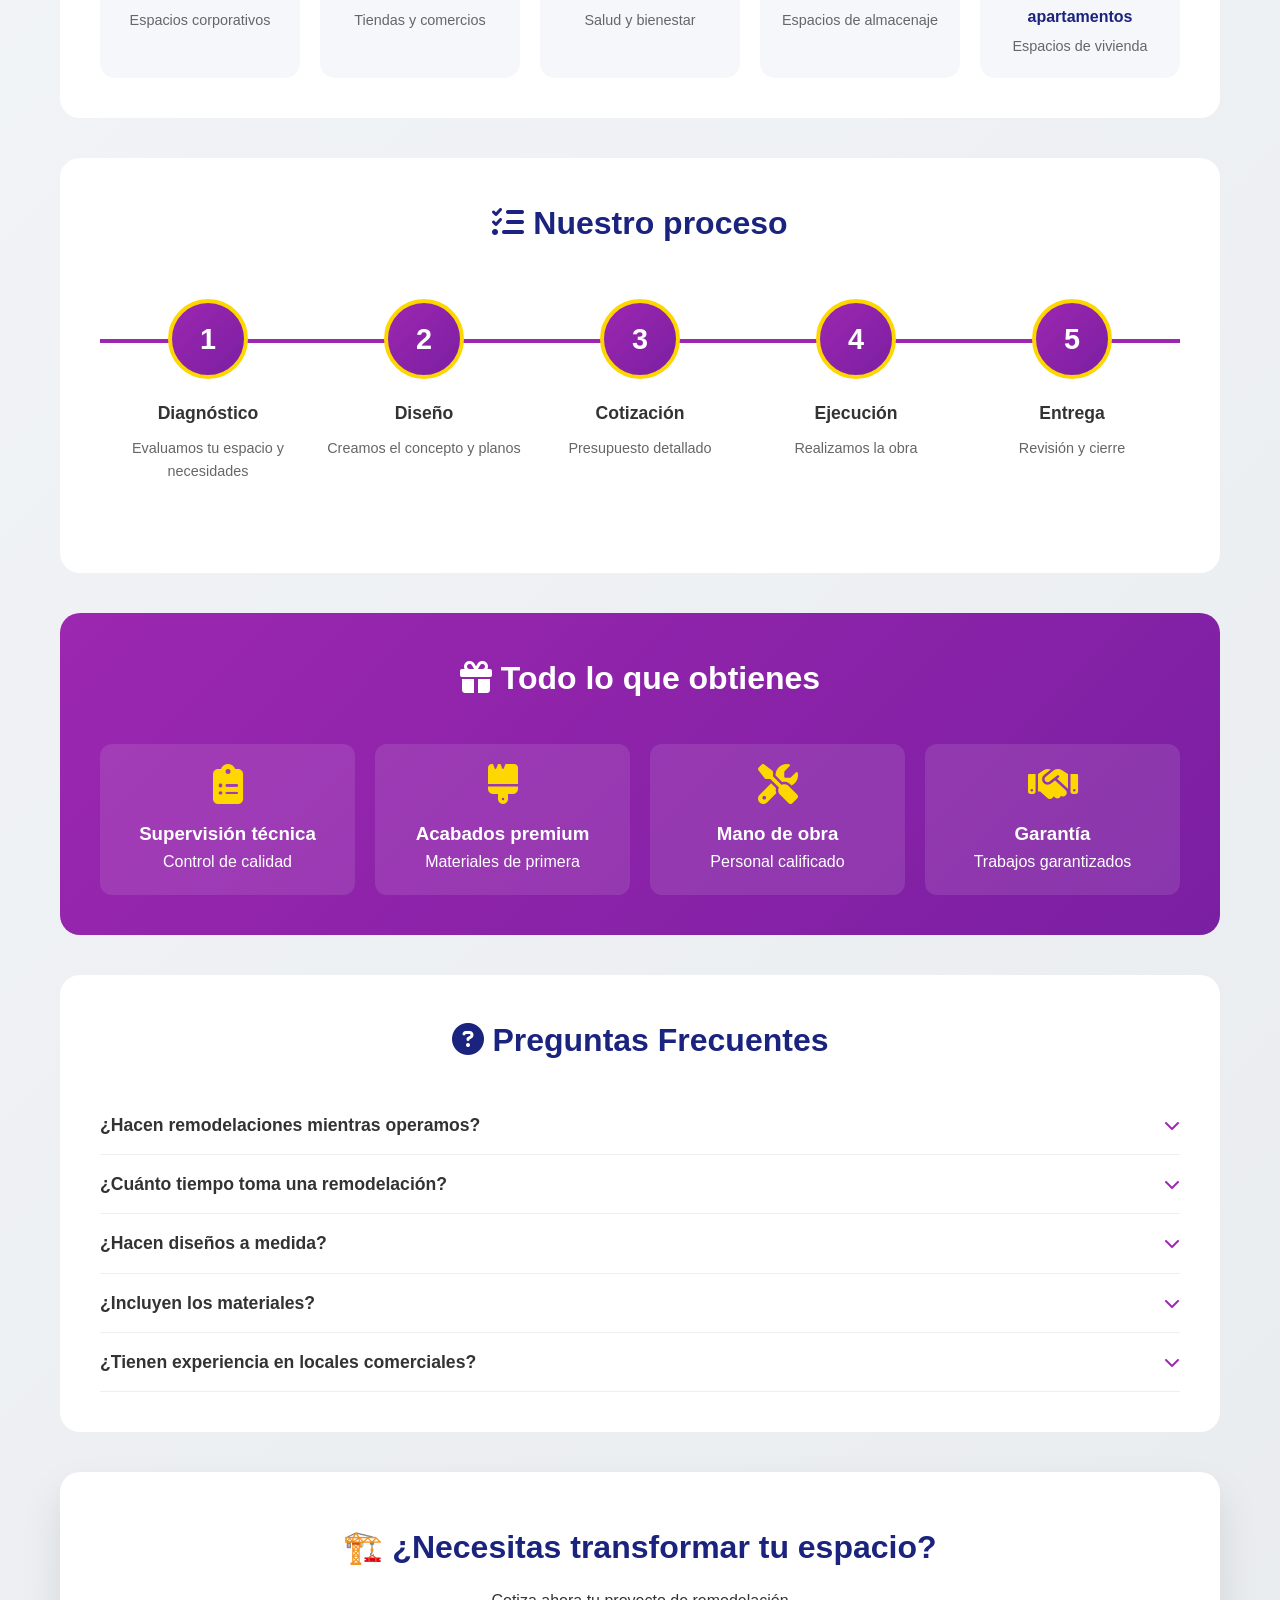
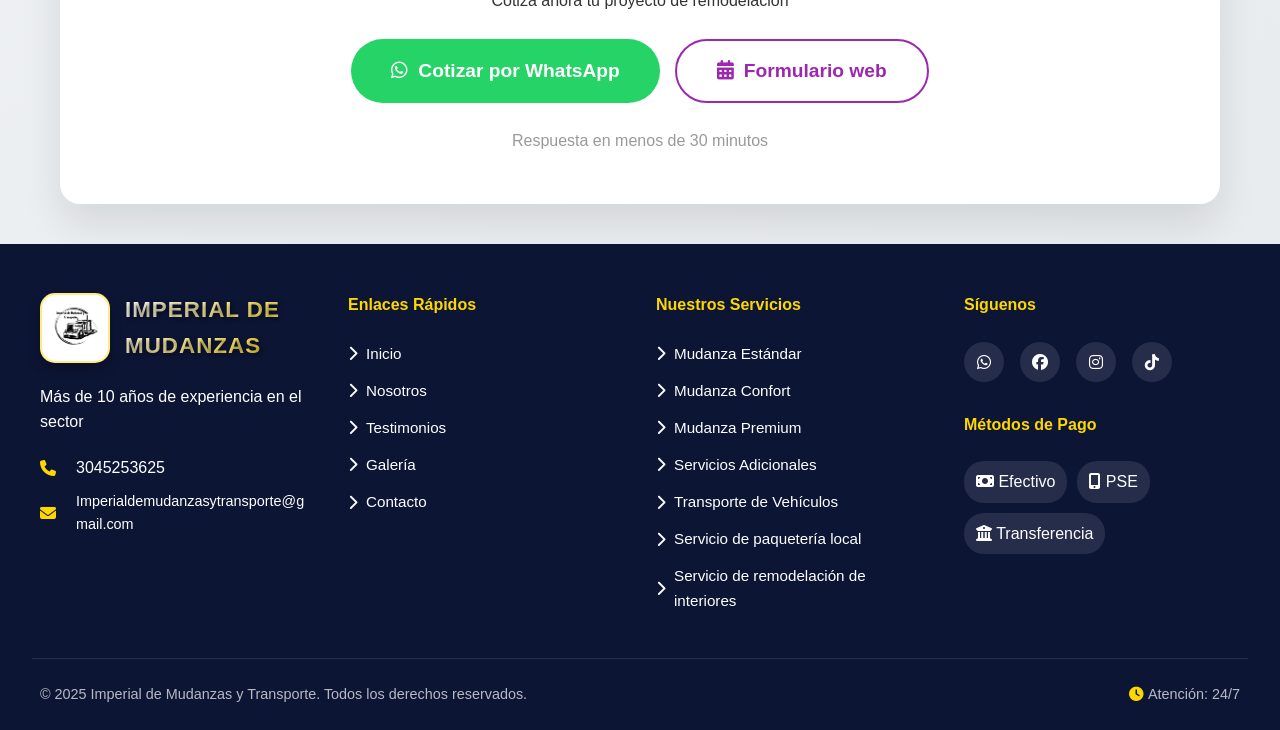
<file: Imperial-mudanzas-html/servicios/remodelacion-interiores.html>
<!DOCTYPE html>
<html lang="es">
<head>
    <meta charset="UTF-8">
    <meta name="viewport" content="width=device-width, initial-scale=1.0">
    
    <!-- ======================================== -->
    <!-- GOOGLE ANALYTICS -->
    <!-- ======================================== -->
    <script async src="https://www.googletagmanager.com/gtag/js?id=G-4DJDTXFBBV"></script>
    <script>
      window.dataLayer = window.dataLayer || [];
      function gtag(){dataLayer.push(arguments);}
      gtag('js', new Date());
      gtag('config', 'G-4DJDTXFBBV');
    </script>

    <!-- ======================================== -->
    <!-- TÍTULO Y METADATOS SEO -->
    <!-- ======================================== -->
    <title>Remodelación de Interiores en Bogotá | Renovación de Oficinas y Locales | Imperial de Mudanzas</title>
    <meta name="description" content="Remodelación de interiores en Bogotá para oficinas, locales comerciales y pequeñas empresas. Diseño, construcción y renovación de espacios. Cotiza tu proyecto.">
    <meta name="keywords" content="remodelación de interiores, renovación de oficinas, diseño de interiores bogotá, construcción de locales, remodelación de espacios comerciales, mejoras locativas">
    <meta name="author" content="Imperial de Mudanzas">
    <meta name="robots" content="index, follow">
    <meta http-equiv="content-language" content="es-co">
    
    <!-- OPEN GRAPH -->
    <meta property="og:type" content="website">
    <meta property="og:url" content="https://tu-proyecto.web.app/servicios/remodelacion-interiores.html">
    <meta property="og:title" content="Remodelación de Interiores | Imperial de Mudanzas">
    <meta property="og:description" content="Renovación y diseño de espacios interiores para oficinas, locales y pequeñas empresas en Bogotá.">
    <meta property="og:image" content="https://tu-proyecto.web.app/images/og-remodelacion.jpg">
    <meta property="og:locale" content="es_CO">
    <meta property="og:site_name" content="Imperial de Mudanzas">
    
    <!-- TWITTER CARDS -->
    <meta name="twitter:card" content="summary_large_image">
    <meta name="twitter:title" content="Remodelación de Interiores - Imperial de Mudanzas">
    <meta name="twitter:description" content="Transformamos tu espacio. Diseño y renovación de interiores.">
    
    <!-- FAVICON -->
    <link rel="icon" type="image/x-icon" href="../images/favicon.ico">
    <link rel="shortcut icon" href="../images/favicon.ico" type="image/x-icon">
    <link rel="icon" type="image/png" sizes="16x16" href="../images/favicon-16x16.png">
    <link rel="icon" type="image/png" sizes="32x32" href="../images/favicon-32x32.png">
    <link rel="apple-touch-icon" href="../images/apple-touch-icon.png">
    <meta name="msapplication-TileImage" content="../images/favicon.ico">
    <meta name="msapplication-TileColor" content="#1a237e">
    <meta name="theme-color" content="#1a237e">
    
    <!-- ESTILOS Y FUENTES -->
    <link rel="stylesheet" href="../css/styles.css">
    <link rel="stylesheet" href="https://cdnjs.cloudflare.com/ajax/libs/font-awesome/6.4.0/css/all.min.css">
    
    <style>
        .service-detail-page { padding-top: 120px; background: linear-gradient(135deg, #f5f7fa 0%, #e9ecef 100%); min-height: 100vh; }
        .service-detail-container { max-width: 1200px; margin: 0 auto; padding: 40px 20px; }
        
        .service-detail-header { text-align: center; margin-bottom: 50px; background: white; padding: 40px; border-radius: 20px; box-shadow: 0 10px 30px rgba(0,0,0,0.1); }
        .service-detail-header h1 { color: #1a237e; font-size: 3rem; margin-bottom: 20px; }
        .service-detail-header h1 i { color: #9C27B0; margin-right: 15px; }
        .service-badge { background: linear-gradient(135deg, #9C27B0 0%, #7B1FA2 100%); color: white; padding: 10px 25px; border-radius: 30px; display: inline-block; font-weight: 600; font-size: 1.1rem; margin-bottom: 20px; }
        .service-price-tag { background: #f3e5f5; color: #4a148c; padding: 15px 30px; border-radius: 50px; display: inline-block; font-size: 1.3rem; font-weight: 600; margin: 20px 0; }
        
        .service-content-grid { display: grid; grid-template-columns: 1fr 1fr; gap: 40px; background: white; border-radius: 20px; padding: 40px; box-shadow: 0 10px 30px rgba(0,0,0,0.1); margin-bottom: 40px; }
        .service-info h2 { color: #1a237e; margin-bottom: 30px; font-size: 2rem; border-bottom: 3px solid #9C27B0; padding-bottom: 10px; }
        
        .feature-list { list-style: none; padding: 0; margin: 0; }
        .feature-list li { padding: 12px 0; border-bottom: 1px solid #eee; display: flex; align-items: flex-start; gap: 15px; font-size: 1rem; }
        .feature-list li i { color: #9C27B0; font-size: 1.2rem; width: 24px; flex-shrink: 0; margin-top: 2px; }
        .feature-list li strong { display: block; font-size: 1rem; color: #1a237e; margin-bottom: 4px; }
        .feature-list li p { margin: 0; color: #666; font-size: 0.9rem; line-height: 1.4; }
        .feature-list li div { flex: 1; }
        
        .service-stats { display: grid; grid-template-columns: repeat(3, 1fr); gap: 15px; margin-top: 30px; }
        .stat-item { text-align: center; padding: 20px; background: linear-gradient(135deg, #9C27B0 0%, #7B1FA2 100%); border-radius: 15px; color: white; }
        .stat-item .stat-number { font-size: 2rem; font-weight: 700; display: block; }
        
        .service-image { background: linear-gradient(135deg, #f5f7fa 0%, #e9ecef 100%); border-radius: 15px; padding: 30px; display: flex; flex-direction: column; justify-content: center; align-items: center; }
        .service-image i { font-size: 8rem; color: #9C27B0; margin-bottom: 30px; animation: float 3s ease-in-out infinite; }
        @keyframes float { 0%, 100% { transform: translateY(0); } 50% { transform: translateY(-20px); } }
        .service-image h3 { color: #1a237e; margin-bottom: 20px; font-size: 1.5rem; }
        .service-image ul { list-style: none; padding: 0; width: 100%; }
        .service-image ul li { padding: 10px 0; display: flex; align-items: center; gap: 10px; border-bottom: 1px dashed #ccc; }
        .service-image ul li i { font-size: 1rem; color: #9C27B0; margin: 0; animation: none; }
        
        /* Tipos de proyectos */
        .projects-section { background: white; border-radius: 20px; padding: 40px; margin-bottom: 40px; }
        .projects-section h2 { color: #1a237e; margin-bottom: 30px; font-size: 2rem; text-align: center; }
        .projects-grid { display: grid; grid-template-columns: repeat(auto-fit, minmax(200px, 1fr)); gap: 20px; }
        .project-item { background: #f5f7fa; padding: 20px; border-radius: 15px; text-align: center; transition: all 0.3s; }
        .project-item:hover { transform: translateY(-5px); box-shadow: 0 10px 20px rgba(0,0,0,0.1); }
        .project-item i { font-size: 2.5rem; color: #9C27B0; margin-bottom: 15px; }
        .project-item h4 { color: #1a237e; margin-bottom: 5px; }
        .project-item p { color: #666; font-size: 0.9rem; }
        
        .process-timeline { background: white; border-radius: 20px; padding: 40px; margin-bottom: 40px; }
        .process-timeline h2 { color: #1a237e; margin-bottom: 40px; text-align: center; font-size: 2rem; }
        .timeline-steps { display: flex; justify-content: space-between; position: relative; margin: 50px 0; }
        .timeline-steps::before { content: ''; position: absolute; top: 40px; left: 0; width: 100%; height: 4px; background: #9C27B0; z-index: 1; }
        .step { text-align: center; position: relative; z-index: 2; flex: 1; }
        .step-circle { width: 80px; height: 80px; background: linear-gradient(135deg, #9C27B0 0%, #7B1FA2 100%); border-radius: 50%; display: flex; align-items: center; justify-content: center; margin: 0 auto 20px; color: white; font-size: 1.8rem; font-weight: 700; border: 4px solid #ffd700; }
        .step h4 { color: #333; margin-bottom: 10px; font-size: 1.1rem; }
        .step p { color: #666; font-size: 0.9rem; }
        
        .included-services { background: linear-gradient(135deg, #9C27B0 0%, #7B1FA2 100%); border-radius: 20px; padding: 40px; color: white; margin-bottom: 40px; }
        .included-services h2 { text-align: center; margin-bottom: 40px; font-size: 2rem; }
        .included-grid { display: grid; grid-template-columns: repeat(auto-fit, minmax(200px, 1fr)); gap: 20px; }
        .included-item { text-align: center; padding: 20px; background: rgba(255,255,255,0.1); border-radius: 12px; }
        .included-item i { font-size: 2.5rem; color: #ffd700; margin-bottom: 15px; }
        
        .faq-section { background: white; border-radius: 20px; padding: 40px; margin: 40px 0; }
        .faq-section h2 { color: #1a237e; text-align: center; margin-bottom: 30px; font-size: 2rem; }
        .faq-item { border-bottom: 1px solid #eee; padding: 15px 0; }
        .faq-question { display: flex; justify-content: space-between; align-items: center; cursor: pointer; }
        .faq-question h3 { font-size: 1.1rem; margin: 0; color: #333; }
        .faq-question i { color: #9C27B0; transition: transform 0.3s; }
        .faq-question.active i { transform: rotate(180deg); }
        .faq-answer { display: none; padding-top: 15px; color: #666; line-height: 1.5; }
        .faq-answer.show { display: block; }
        
        .cta-section { text-align: center; background: white; border-radius: 20px; padding: 50px; box-shadow: 0 20px 40px rgba(0,0,0,0.1); }
        .cta-section h2 { color: #1a237e; font-size: 2rem; margin-bottom: 15px; }
        .cta-primary { background: #25D366; color: white; padding: 15px 40px; border-radius: 50px; text-decoration: none; font-weight: 600; font-size: 1.2rem; display: inline-flex; align-items: center; gap: 10px; transition: all 0.3s; margin-top: 20px; }
        .cta-primary:hover { transform: translateY(-3px); box-shadow: 0 10px 20px rgba(37,211,102,0.3); }

        /* Estilos menú activo */
        .nav-item.active > a { color: #ffd700 !important; }
        .active-submenu { color: #ffd700 !important; font-weight: bold; }

        @media (max-width: 768px) {
            .service-content-grid { grid-template-columns: 1fr; }
            .timeline-steps { flex-direction: column; gap: 30px; }
            .timeline-steps::before { display: none; }
            .service-stats { grid-template-columns: 1fr; }
            .service-detail-header h1 { font-size: 2rem; }
            .projects-grid { grid-template-columns: repeat(2, 1fr); }
        }
        @media (max-width: 480px) {
            .projects-grid { grid-template-columns: 1fr; }
        }
    </style>
</head>
<body>

    <!-- ======================================== -->
    <!-- MENÚ DE NAVEGACIÓN -->
    <!-- ======================================== -->
    <nav class="main-nav">
        <div class="nav-container">
            <div class="nav-logo" style="margin-right: 40px;">
                <a href="../index.html">
                    <img src="../images/logo.png" alt="Imperial de Mudanzas" 
                         style="height: 85px; width: auto; border-radius: 15px; box-shadow: 0 8px 16px rgba(0,0,0,0.3); transition: transform 0.3s, box-shadow 0.3s; border: 2px solid rgba(255,215,0,0.5); background: white; padding: 3px;"
                         onmouseover="this.style.transform='scale(1.05)'; this.style.boxShadow='0 12px 24px rgba(255,215,0,0.4)';"
                         onmouseout="this.style.transform='scale(1)'; this.style.boxShadow='0 8px 16px rgba(0,0,0,0.3)';">
                </a>
            </div>
                            
            <button class="mobile-menu-btn" onclick="abrirMenu()">
                <i class="fas fa-bars"></i>
            </button>
            
            <ul class="nav-menu" id="miMenu">
                <li class="nav-item">
                    <a href="../index.html"><i class="fas fa-home"></i> Inicio</a>
                </li>
                
                <!-- Menú activo en Servicios -->
                <li class="nav-item has-submenu active">
                    <a href="javascript:void(0);" onclick="abrirSubmenu()">
                        <i class="fas fa-boxes"></i> Servicios <i class="fas fa-chevron-down" id="iconoSubmenu"></i>
                    </a>
                    <ul class="submenu show" id="submenuServicios">
                        <li><a href="mudanza-estandar.html"><i class="fas fa-home"></i> Mudanza Estándar</a></li>
                        <li><a href="mudanza-confort.html"><i class="fas fa-couch"></i> Mudanza Confort</a></li>
                        <li><a href="mudanza-premium.html"><i class="fas fa-crown"></i> Mudanza Premium</a></li>
                        <li class="submenu-divider"></li>
                        <li><a href="servicios-adicionales.html"><i class="fas fa-plus-circle"></i> Servicios Adicionales</a></li>
                        <li><a href="transporte-vehiculos.html"><i class="fas fa-truck-moving"></i> Transporte de Vehículos</a></li>
                        <li><a href="paqueteria-local.html"><i class="fas fa-city"></i> Servicio de paquetería local</a></li>
                        <li><a href="remodelacion-interiores.html" class="active-submenu"><i class="fas fa-tools"></i> Servicio de remodelación de interiores</a></li>
                    </ul>
                </li>
                
                <li class="nav-item">
                    <a href="../nosotros.html"><i class="fas fa-building"></i> Nosotros</a>
                </li>
                
                <li class="nav-item">
                    <a href="../testimonios.html"><i class="fas fa-comment-alt"></i> Testimonios</a>
                </li>
    
                <li class="nav-item">
                    <a href="../galeria.html"><i class="fas fa-images"></i> Galería</a>
                </li>
    
                <li class="nav-item">
                    <a href="../contacto.html"><i class="fas fa-envelope"></i> Contacto</a>
                </li>
            </ul>
            
            <div class="nav-contact">
                <a href="tel:3045253625" class="contact-phone">
                    <i class="fas fa-phone"></i>
                    <div class="phone-text">
                        <span class="phone-label">Llama ya</span>
                        <span class="phone-number">3045253625</span>
                    </div>
                </a>
                <a href="../index.html#contacto" class="nav-cta">
                    <i class="fas fa-phone-alt"></i> Cotizar
                </a>
            </div>
        </div>
    </nav>
    
    <div class="service-detail-page">
        <div class="service-detail-container">
            
            <div class="service-detail-header">
                <div class="service-badge">
                    <i class="fas fa-tools"></i> DISEÑO Y CONSTRUCCIÓN
                </div>
                <h1>
                    <i class="fas fa-hammer"></i>
                    Remodelación de Interiores
                </h1>
                <p class="service-price-tag">
                    <i class="fas fa-tag"></i>
                    Transformamos tu espacio, renovamos tu negocio
                </p>
                <p style="color: #666; font-size: 1.1rem; max-width: 800px; margin: 0 auto;">
                    Servicio integral de remodelación y diseño de interiores para oficinas, locales comerciales 
                    y pequeñas empresas. Desde el diseño hasta la ejecución, hacemos realidad el espacio que necesitas.
                </p>
            </div>
            
            <div class="service-content-grid">
                <div class="service-info">
                    <h2><i class="fas fa-clipboard-list"></i> ¿Qué incluye?</h2>
                    <ul class="feature-list">
                        <li>
                            <i class="fas fa-check-circle"></i>
                            <div>
                                <strong>🔨 Demolición y preparación</strong>
                                <p>Preparamos el espacio para la renovación</p>
                            </div>
                        </li>
                        <li>
                            <i class="fas fa-check-circle"></i>
                            <div>
                                <strong>⚡ Instalaciones eléctricas</strong>
                                <p>Iluminación, tomas y redes</p>
                            </div>
                        </li>
                        <li>
                            <i class="fas fa-check-circle"></i>
                            <div>
                                <strong>🚰 Instalaciones hidráulicas</strong>
                                <p>Puntos de agua y sanitarios</p>
                            </div>
                        </li>
                        <li>
                            <i class="fas fa-check-circle"></i>
                            <div>
                                <strong>🖌️ Pintura y acabados</strong>
                                <p>Muros, pisos y cielorrasos</p>
                            </div>
                        </li>
                        <li>
                            <i class="fas fa-check-circle"></i>
                            <div>
                                <strong>🪑 Carpintería y mobiliario</strong>
                                <p>Muebles a medida</p>
                            </div>
                        </li>
                    </ul>

                    <div class="service-stats">
                        <div class="stat-item"><span class="stat-number">+50</span>Proyectos realizados</div>
                        <div class="stat-item"><span class="stat-number">100%</span>Clientes satisfechos</div>
                        <div class="stat-item"><span class="stat-number">2-4</span>Semanas de entrega</div>
                    </div>
                </div>
                
                <div class="service-image">
                    <i class="fas fa-paint-roller"></i>
                    <h3>Tu espacio, tu estilo</h3>
                    <ul>
                        <li><i class="fas fa-check-circle"></i> Diseño personalizado</li>
                        <li><i class="fas fa-check-circle"></i> Materiales de calidad</li>
                        <li><i class="fas fa-check-circle"></i> Mano de obra calificada</li>
                        <li><i class="fas fa-check-circle"></i> Cumplimiento en tiempos</li>
                        <li><i class="fas fa-check-circle"></i> Acompañamiento total</li>
                    </ul>
                </div>
            </div>
            
            <!-- Tipos de proyectos -->
            <div class="projects-section">
                <h2><i class="fas fa-building"></i> Tipos de proyectos</h2>
                <div class="projects-grid">
                    <div class="project-item"><i class="fas fa-building"></i><h4>Oficinas</h4><p>Espacios corporativos</p></div>
                    <div class="project-item"><i class="fas fa-store"></i><h4>Locales comerciales</h4><p>Tiendas y comercios</p></div>
                    <div class="project-item"><i class="fas fa-briefcase"></i><h4>Consultorios</h4><p>Salud y bienestar</p></div>
                    <div class="project-item"><i class="fas fa-warehouse"></i><h4>Bodegas</h4><p>Espacios de almacenaje</p></div>
                    <div class="project-item"><i class="fas fa-home"></i><h4>Hogares y apartamentos</h4><p>Espacios de vivienda</p></div>
                </div>
            </div>
            
            <div class="process-timeline">
                <h2><i class="fas fa-tasks"></i> Nuestro proceso</h2>
                <div class="timeline-steps">
                    <div class="step"><div class="step-circle">1</div><h4>Diagnóstico</h4><p>Evaluamos tu espacio y necesidades</p></div>
                    <div class="step"><div class="step-circle">2</div><h4>Diseño</h4><p>Creamos el concepto y planos</p></div>
                    <div class="step"><div class="step-circle">3</div><h4>Cotización</h4><p>Presupuesto detallado</p></div>
                    <div class="step"><div class="step-circle">4</div><h4>Ejecución</h4><p>Realizamos la obra</p></div>
                    <div class="step"><div class="step-circle">5</div><h4>Entrega</h4><p>Revisión y cierre</p></div>
                </div>
            </div>
            
            <div class="included-services">
                <h2><i class="fas fa-gift"></i> Todo lo que obtienes</h2>
                <div class="included-grid">
                    <div class="included-item"><i class="fas fa-clipboard-list"></i><h3>Supervisión técnica</h3><p>Control de calidad</p></div>
                    <div class="included-item"><i class="fas fa-brush"></i><h3>Acabados premium</h3><p>Materiales de primera</p></div>
                    <div class="included-item"><i class="fas fa-tools"></i><h3>Mano de obra</h3><p>Personal calificado</p></div>
                    <div class="included-item"><i class="fas fa-handshake"></i><h3>Garantía</h3><p>Trabajos garantizados</p></div>
                </div>
            </div>
            
            <div class="faq-section">
                <h2><i class="fas fa-question-circle"></i> Preguntas Frecuentes</h2>
                
                <div class="faq-item">
                    <div class="faq-question" onclick="toggleFAQ(this)">
                        <h3>¿Hacen remodelaciones mientras operamos?</h3>
                        <i class="fas fa-chevron-down"></i>
                    </div>
                    <div class="faq-answer">
                        Sí, podemos trabajar por etapas o en horarios específicos para minimizar el impacto en tu operación diaria.
                    </div>
                </div>
                
                <div class="faq-item">
                    <div class="faq-question" onclick="toggleFAQ(this)">
                        <h3>¿Cuánto tiempo toma una remodelación?</h3>
                        <i class="fas fa-chevron-down"></i>
                    </div>
                    <div class="faq-answer">
                        Depende del alcance del proyecto. Una oficina pequeña puede tomar 2-3 semanas, proyectos más grandes 4-8 semanas.
                    </div>
                </div>
                
                <div class="faq-item">
                    <div class="faq-question" onclick="toggleFAQ(this)">
                        <h3>¿Hacen diseños a medida?</h3>
                        <i class="fas fa-chevron-down"></i>
                    </div>
                    <div class="faq-answer">
                        Sí, cada proyecto es único y adaptado a las necesidades específicas de tu negocio.
                    </div>
                </div>
                
                <div class="faq-item">
                    <div class="faq-question" onclick="toggleFAQ(this)">
                        <h3>¿Incluyen los materiales?</h3>
                        <i class="fas fa-chevron-down"></i>
                    </div>
                    <div class="faq-answer">
                        Sí, podemos incluir todos los materiales en la cotización o tú puedes suministrarlos según prefieras.
                    </div>
                </div>
                
                <div class="faq-item">
                    <div class="faq-question" onclick="toggleFAQ(this)">
                        <h3>¿Tienen experiencia en locales comerciales?</h3>
                        <i class="fas fa-chevron-down"></i>
                    </div>
                    <div class="faq-answer">
                        Sí, hemos remodelado restaurantes, tiendas, consultorios y oficinas. Contamos con referencias.
                    </div>
                </div>
            </div>
            
            <!-- Llamado a la Acción -->
            <div class="cta-section">
                <h2>🏗️ ¿Necesitas transformar tu espacio?</h2>
                <p>Cotiza ahora tu proyecto de remodelación</p>
                
                <!-- Contenedor para alinear los botones -->
                <div style="display: flex; gap: 15px; justify-content: center; flex-wrap: wrap; margin-top: 25px;">
                    <a href="https://wa.me/573045253625?text=Hola!%20Necesito%20cotizar%20una%20remodelación%20de%20interiores.%20El%20espacio%20es%20de%20%5Btipo%5D%20y%20tiene%20aproximadamente%20%5Bmetros%5D%20metros%20cuadrados" target="_blank" class="cta-primary" style="margin-top: 0;">
                        <i class="fab fa-whatsapp"></i> Cotizar por WhatsApp
                    </a>
                    
                    <a href="../index.html#contacto" class="cta-secondary" style="background: white; color: #9C27B0; padding: 15px 40px; border-radius: 50px; text-decoration: none; font-weight: 600; font-size: 1.2rem; display: inline-flex; align-items: center; gap: 10px; border: 2px solid #9C27B0; transition: all 0.3s;">
                        <i class="fas fa-calendar-alt"></i> Formulario web
                    </a>
                </div>
                
                <p style="margin-top: 25px; color: #999;">Respuesta en menos de 30 minutos</p>
            </div>
            
        </div>
    </div>
    
    <!-- ======================================== -->
    <!-- FOOTER ACTUALIZADO -->
    <!-- ======================================== -->
    <footer class="footer">
        <div class="footer-content">
            <div class="footer-logo">
                <a href="../index.html" style="display: flex; align-items: center; gap: 15px; text-decoration: none; margin-bottom: 20px;">
                    <img src="../images/logo.png" alt="Imperial de Mudanzas" style="height: 70px; width: auto; border-radius: 15px; box-shadow: 0 6px 12px rgba(0,0,0,0.3); border: 2px solid rgba(255,215,0,0.5); background: white; padding: 3px;">
                    <span style="color: white; font-weight: 700; font-size: 1.4rem; text-shadow: 2px 2px 4px rgba(0,0,0,0.5); letter-spacing: 1px; background: linear-gradient(135deg, #fff 0%, #ffd700 100%); -webkit-background-clip: text; -webkit-text-fill-color: transparent; background-clip: text;">IMPERIAL DE MUDANZAS</span>
                </a>
                <p>Más de 10 años de experiencia en el sector</p>
                <div style="margin-top: 20px;">
                    <p style="display: flex; align-items: center; gap: 10px; margin-bottom: 10px;"><i class="fas fa-phone" style="color: #ffd700;"></i> <span>3045253625</span></p>
                    <p style="display: flex; align-items: center; gap: 10px; word-break: break-word;"><i class="fas fa-envelope" style="color: #ffd700; flex-shrink: 0;"></i><span style="font-size: 0.9rem;">Imperialdemudanzasytransporte@gmail.com</span></p>
                </div>
            </div>
            
            <div class="footer-links">
                <h4>Enlaces Rápidos</h4>
                <ul>
                    <li><a href="../index.html"><i class="fas fa-chevron-right"></i> Inicio</a></li>
                    <li><a href="../nosotros.html"><i class="fas fa-chevron-right"></i> Nosotros</a></li>
                    <li><a href="../testimonios.html"><i class="fas fa-chevron-right"></i> Testimonios</a></li>
                    <li><a href="../galeria.html"><i class="fas fa-chevron-right"></i> Galería</a></li>
                    <li><a href="../contacto.html"><i class="fas fa-chevron-right"></i> Contacto</a></li>
                </ul>
            </div>
            
            <div class="footer-links">
                <h4>Nuestros Servicios</h4>
                <ul>
                    <li><a href="mudanza-estandar.html"><i class="fas fa-chevron-right"></i> Mudanza Estándar</a></li>
                    <li><a href="mudanza-confort.html"><i class="fas fa-chevron-right"></i> Mudanza Confort</a></li>
                    <li><a href="mudanza-premium.html"><i class="fas fa-chevron-right"></i> Mudanza Premium</a></li>
                    <li><a href="servicios-adicionales.html"><i class="fas fa-chevron-right"></i> Servicios Adicionales</a></li>
                    <li><a href="transporte-vehiculos.html"><i class="fas fa-chevron-right"></i> Transporte de Vehículos</a></li>
                    <li><a href="paqueteria-local.html"><i class="fas fa-chevron-right"></i> Servicio de paquetería local</a></li>
                    <li><a href="remodelacion-interiores.html"><i class="fas fa-chevron-right"></i> Servicio de remodelación de interiores</a></li>
                </ul>
            </div>
            
            <div class="footer-social">
                <h4>Síguenos</h4>
                <div class="social-icons">
                    <a href="https://wa.me/573045253625" target="_blank" title="WhatsApp"><i class="fab fa-whatsapp"></i></a>
                    <a href="https://www.facebook.com/share/18BxR83M6Z/" target="_blank" title="Facebook"><i class="fab fa-facebook"></i></a>
                    <a href="https://www.instagram.com/imperialdemudanzasytransporte?igsh=a3E5OGJsY3d3NTR4" target="_blank" title="Instagram"><i class="fab fa-instagram"></i></a>
                    <a href="https://www.tiktok.com/@imperial.de.mudan?_r=1&_t=ZS-94p88LyYHeH" target="_blank" title="TikTok"><i class="fab fa-tiktok"></i></a>
                </div>
                <div style="margin-top: 30px;">
                    <h4>Métodos de Pago</h4>
                    <div style="display: flex; gap: 10px; margin-top: 15px; flex-wrap: wrap;">
                        <span style="background: rgba(255,255,255,0.1); padding: 8px 12px; border-radius: 20px;"><i class="fas fa-money-bill"></i> Efectivo</span>
                        <span style="background: rgba(255,255,255,0.1); padding: 8px 12px; border-radius: 20px;"><i class="fas fa-mobile-alt"></i> PSE</span>
                        <span style="background: rgba(255,255,255,0.1); padding: 8px 12px; border-radius: 20px;"><i class="fas fa-university"></i> Transferencia</span>
                    </div>
                </div>
            </div>
        </div>
        <div class="footer-bottom">
            <div style="max-width: 1200px; margin: 0 auto; display: flex; justify-content: space-between; align-items: center; flex-wrap: wrap; gap: 20px;">
                <p>&copy; 2025 Imperial de Mudanzas y Transporte. Todos los derechos reservados.</p>
                <p style="display: flex; align-items: center; gap: 5px;"><i class="fas fa-clock" style="color: #ffd700;"></i> Atención: 24/7</p>
            </div>
        </div>
    </footer>

    <button class="scroll-top-btn" id="scrollTopBtn" title="Volver arriba"><i class="fas fa-arrow-up"></i></button>

    <!-- SCRIPTS -->
    <script>
        // Menú
        function abrirMenu() { document.getElementById('miMenu').classList.toggle('active'); }
        function abrirSubmenu() {
            var submenu = document.getElementById('submenuServicios');
            var icono = document.getElementById('iconoSubmenu');
            submenu.classList.toggle('show');
            if (submenu.classList.contains('show')) { icono.style.transform = 'rotate(180deg)'; } else { icono.style.transform = 'rotate(0deg)'; }
        }
        document.addEventListener('click', function(event) {
            if (!event.target.closest('.main-nav')) {
                document.getElementById('miMenu').classList.remove('active');
                document.getElementById('submenuServicios').classList.remove('show');
                document.getElementById('iconoSubmenu').style.transform = 'rotate(0deg)';
            }
        });

        // Scroll Top
        window.onscroll = function() {
            const scrollBtn = document.getElementById('scrollTopBtn');
            if (document.body.scrollTop > 300 || document.documentElement.scrollTop > 300) { scrollBtn.classList.add('show'); } else { scrollBtn.classList.remove('show'); }
        };
        document.getElementById('scrollTopBtn')?.addEventListener('click', function() { window.scrollTo({ top: 0, behavior: 'smooth' }); });

        // Función para el FAQ
        function toggleFAQ(element) {
            element.classList.toggle('active');
            const answer = element.nextElementSibling;
            answer.classList.toggle('show');
        }
    </script>

    <!-- DATOS ESTRUCTURADOS JSON-LD -->
    <script type="application/ld+json">
    {
        "@context": "https://schema.org",
        "@type": "Service",
        "name": "Remodelación de Interiores",
        "description": "Servicio integral de remodelación y diseño de interiores para oficinas, locales comerciales y pequeñas empresas.",
        "provider": {
            "@type": "MovingCompany",
            "name": "Imperial de Mudanzas",
            "url": "https://tu-proyecto.web.app/",
            "telephone": "+573045253625"
        },
        "areaServed": ["Bogotá"]
    }
    </script>
</body>
</html>
</file>
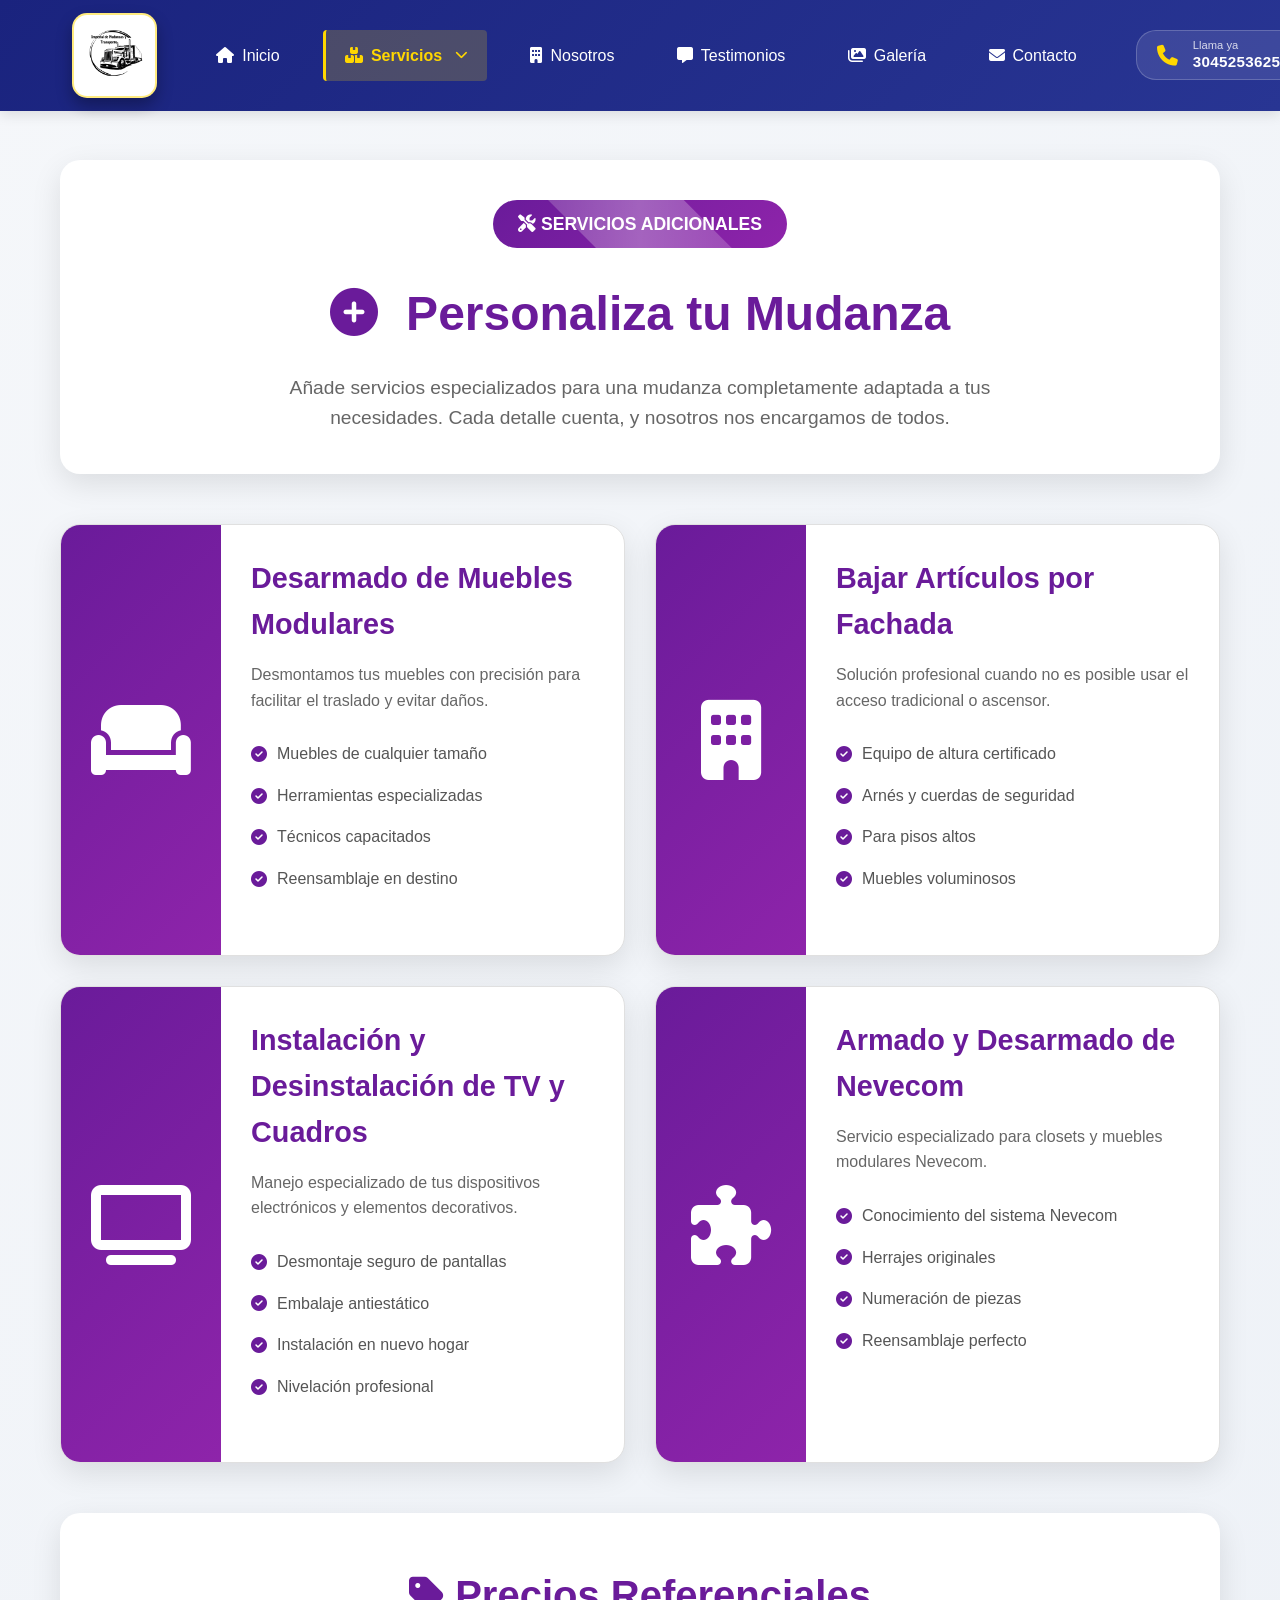
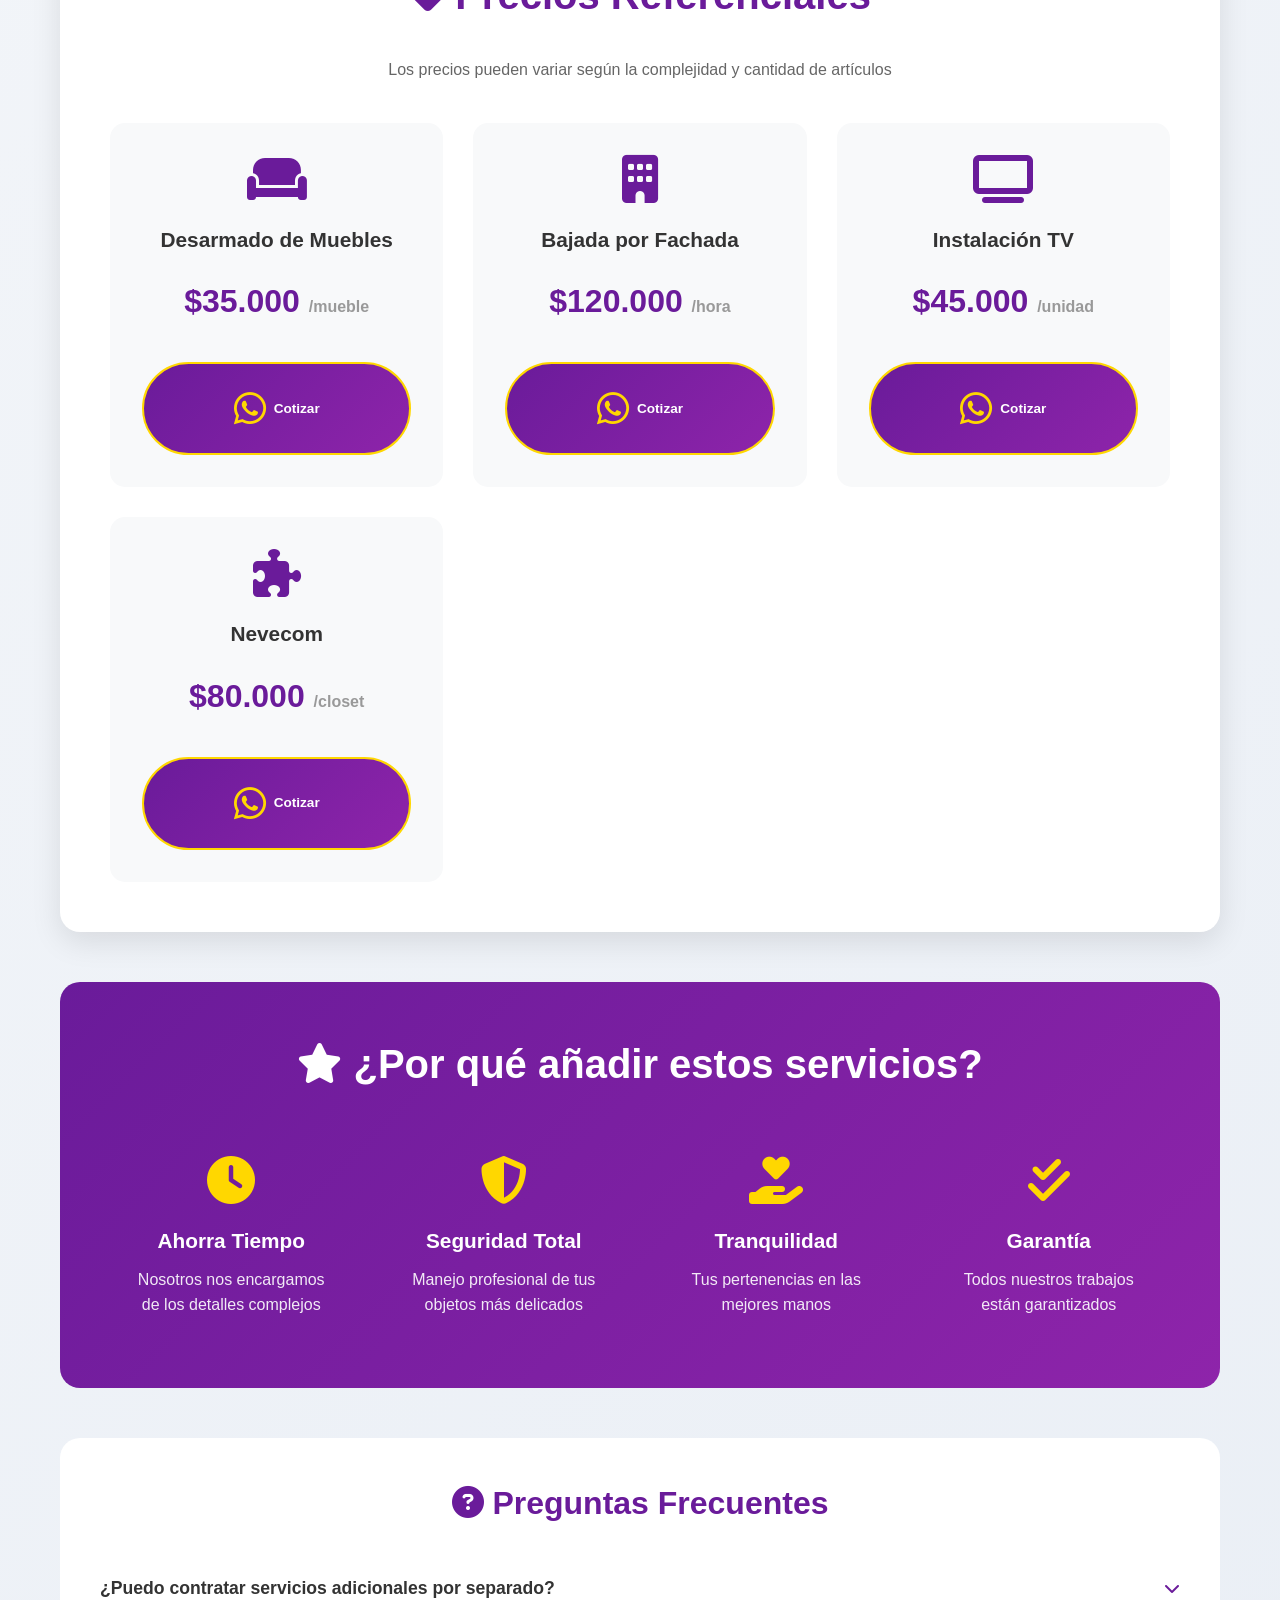
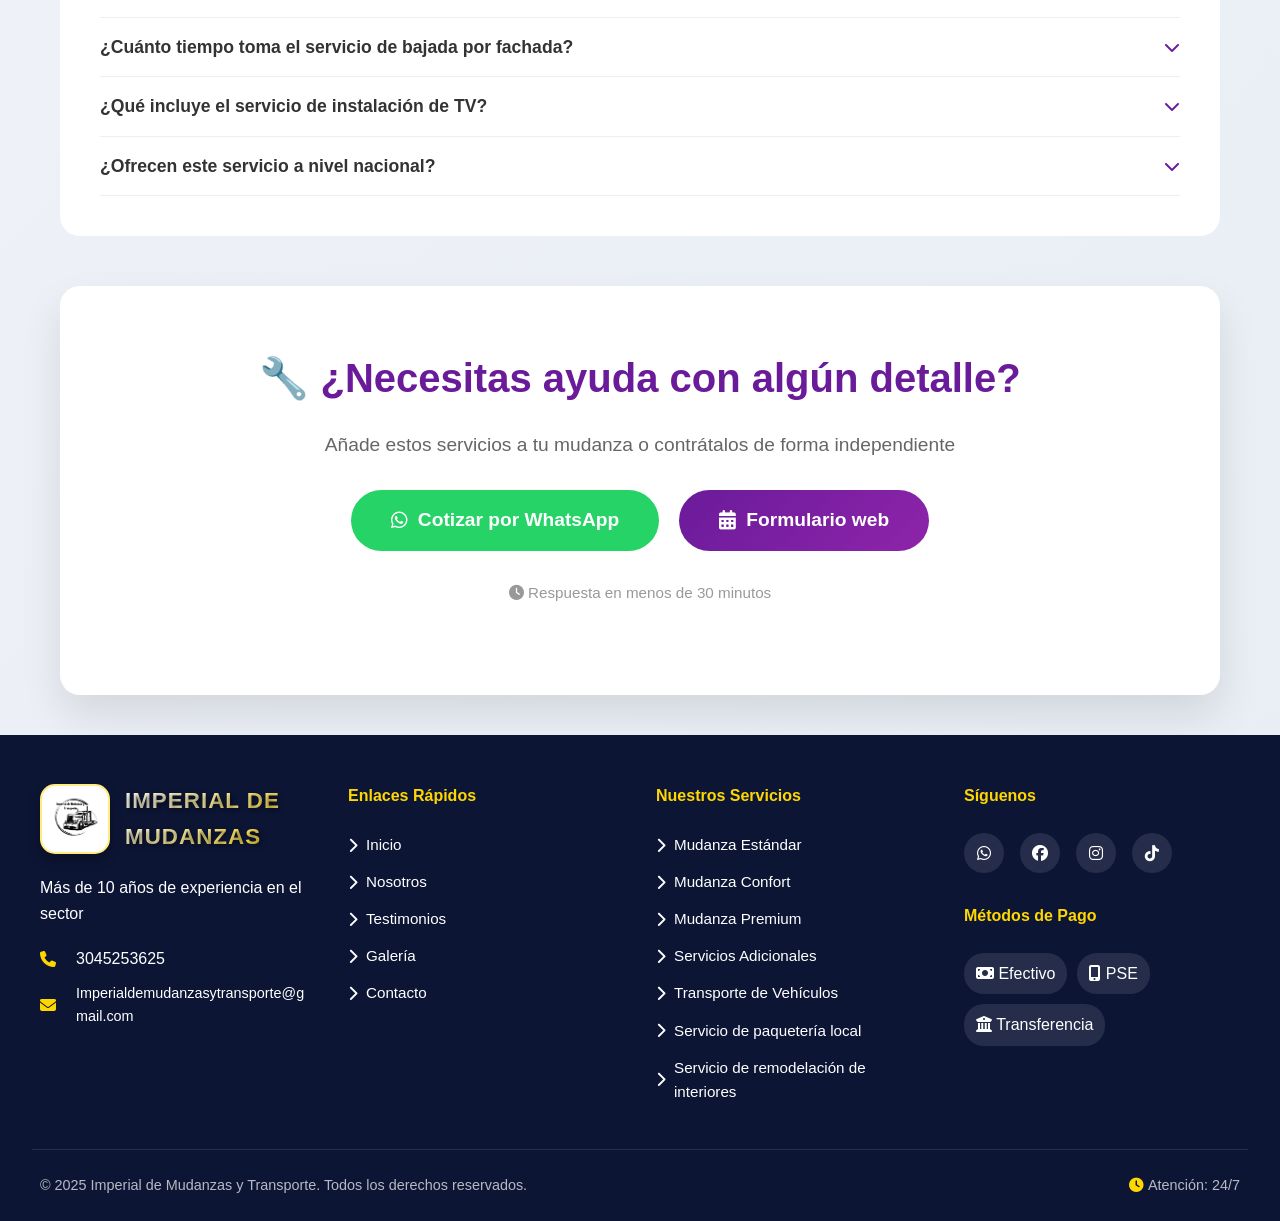
<file: Imperial-mudanzas-html/servicios/servicios-adicionales.html>
<!DOCTYPE html>
<html lang="es">
<head>
    <meta charset="UTF-8">
    <meta name="viewport" content="width=device-width, initial-scale=1.0">
    
    <!-- ======================================== -->
    <!-- GOOGLE ANALYTICS -->
    <!-- ======================================== -->
    <script async src="https://www.googletagmanager.com/gtag/js?id=G-4DJDTXFBBV"></script>
    <script>
      window.dataLayer = window.dataLayer || [];
      function gtag(){dataLayer.push(arguments);}
      gtag('js', new Date());
      gtag('config', 'G-4DJDTXFBBV');
    </script>

    <!-- ======================================== -->
    <!-- TÍTULO Y METADATOS SEO -->
    <!-- ======================================== -->
    <title>Servicios Adicionales de Mudanza | Imperial de Mudanzas</title>
    <meta name="description" content="Servicios adicionales de mudanza: desarmado de muebles, bajada por fachada, instalación de TV y armado de Nevecom. Personaliza tu mudanza en Bogotá y Colombia.">
    <meta name="keywords" content="servicios adicionales mudanza, desarmado de muebles, bajada por fachada, instalación tv, armado nevecom, mudanzas bogotá, servicios especializados mudanza">
    <meta name="author" content="Imperial de Mudanzas">
    <meta name="robots" content="index, follow">
    <meta http-equiv="content-language" content="es-co">
    
    <!-- OPEN GRAPH -->
    <meta property="og:type" content="website">
    <meta property="og:url" content="https://tu-proyecto.web.app/servicios/servicios-adicionales.html">
    <meta property="og:title" content="Servicios Adicionales de Mudanza | Imperial de Mudanzas">
    <meta property="og:description" content="Personaliza tu mudanza con nuestros servicios adicionales: desarmado de muebles, bajada por fachada, instalación de TV y armado de Nevecom.">
    <meta property="og:image" content="https://tu-proyecto.web.app/images/og-servicios-adicionales.jpg">
    <meta property="og:image:width" content="1200">
    <meta property="og:image:height" content="630">
    <meta property="og:locale" content="es_CO">
    <meta property="og:site_name" content="Imperial de Mudanzas">
    
    <!-- TWITTER CARDS -->
    <meta name="twitter:card" content="summary_large_image">
    <meta name="twitter:title" content="Servicios Adicionales - Imperial de Mudanzas">
    <meta name="twitter:description" content="Servicios especializados para tu mudanza: desarmado, instalación y más.">
    <meta name="twitter:image" content="https://tu-proyecto.web.app/images/twitter-servicios-adicionales.jpg">
    
    <!-- FAVICON -->
    <link rel="icon" type="image/x-icon" href="../images/favicon.ico">
    <link rel="shortcut icon" href="../images/favicon.ico" type="image/x-icon">
    <link rel="icon" type="image/png" sizes="16x16" href="../images/favicon-16x16.png">
    <link rel="icon" type="image/png" sizes="32x32" href="../images/favicon-32x32.png">
    <link rel="apple-touch-icon" href="../images/apple-touch-icon.png">
    <meta name="msapplication-TileImage" content="../images/favicon.ico">
    <meta name="msapplication-TileColor" content="#1a237e">
    <meta name="theme-color" content="#1a237e">
    
    <!-- ESTILOS Y FUENTES -->
    <link rel="stylesheet" href="../css/styles.css">
    <link rel="stylesheet" href="https://cdnjs.cloudflare.com/ajax/libs/font-awesome/6.4.0/css/all.min.css">
    
    <!-- ESTILOS ESPECÍFICOS -->
    <style>
        .service-detail-page { padding-top: 120px; background: linear-gradient(135deg, #f5f7fa 0%, #e9eef5 100%); min-height: 100vh; }
        .service-detail-container { max-width: 1200px; margin: 0 auto; padding: 40px 20px; }
        
        .service-detail-header { text-align: center; margin-bottom: 50px; background: white; padding: 40px; border-radius: 20px; box-shadow: 0 10px 30px rgba(0,0,0,0.1); }
        .service-detail-header h1 { color: #6a1b9a; font-size: 3rem; margin-bottom: 20px; }
        .service-detail-header h1 i { color: #6a1b9a; margin-right: 15px; }
        .service-badge { background: linear-gradient(135deg, #6a1b9a 0%, #8e24aa 100%); color: white; padding: 10px 25px; border-radius: 30px; display: inline-block; font-weight: 600; font-size: 1.1rem; margin-bottom: 20px; }
        .service-description { color: #666; font-size: 1.2rem; max-width: 800px; margin: 0 auto; }
        
        /* Grid de servicios adicionales */
        .additional-services-grid { display: grid; grid-template-columns: repeat(auto-fit, minmax(500px, 1fr)); gap: 30px; margin: 50px 0; }
        .additional-card { background: white; border-radius: 20px; overflow: hidden; box-shadow: 0 10px 30px rgba(0,0,0,0.1); transition: all 0.3s; display: flex; border: 1px solid #e0e0e0; }
        .additional-card:hover { transform: translateY(-10px); box-shadow: 0 20px 40px rgba(106, 27, 154, 0.2); }
        .card-icon { background: linear-gradient(135deg, #6a1b9a 0%, #8e24aa 100%); padding: 30px; display: flex; align-items: center; justify-content: center; min-width: 150px; }
        .card-icon i { font-size: 5rem; color: white; }
        .card-content { padding: 30px; flex: 1; }
        .card-content h3 { color: #6a1b9a; font-size: 1.8rem; margin-bottom: 15px; }
        .card-content p { color: #666; line-height: 1.6; margin-bottom: 20px; }
        .card-features { list-style: none; padding: 0; margin-bottom: 25px; }
        .card-features li { padding: 8px 0; display: flex; align-items: center; gap: 10px; color: #555; }
        .card-features li i { color: #6a1b9a; font-size: 1rem; }
        
        /* Sección de precios */
        .pricing-section { background: white; border-radius: 20px; padding: 50px; margin: 50px 0; text-align: center; box-shadow: 0 10px 30px rgba(0,0,0,0.1); }
        .pricing-section h2 { color: #6a1b9a; font-size: 2.5rem; margin-bottom: 30px; }
        .pricing-grid { display: grid; grid-template-columns: repeat(auto-fit, minmax(250px, 1fr)); gap: 30px; margin-top: 40px; }
        .pricing-card { background: #f8f9fa; border-radius: 15px; padding: 30px; transition: all 0.3s; border: 2px solid transparent; }
        .pricing-card:hover { border-color: #6a1b9a; transform: scale(1.05); box-shadow: 0 15px 30px rgba(106, 27, 154, 0.15); }
        .pricing-card i { font-size: 3rem; color: #6a1b9a; margin-bottom: 20px; }
        .pricing-card h4 { color: #333; font-size: 1.3rem; margin-bottom: 15px; }
        .pricing-card .price { color: #6a1b9a; font-size: 2rem; font-weight: 700; margin: 20px 0; }
        .pricing-card .price small { font-size: 1rem; color: #999; }
        
        /* BOTÓN DE PRECIOS */
        .btn-pricing { display: inline-flex; align-items: center; justify-content: center; gap: 8px; padding: 6px 12px; background: linear-gradient(135deg, #6a1b9a 0%, #8e24aa 100%); color: white; text-decoration: none; border-radius: 50px; font-weight: 600; font-size: 0.85rem; transition: all 0.3s; border: 2px solid #ffd700; width: 100%; margin-top: 15px; cursor: pointer; box-sizing: border-box; min-height: 38px; }
        .btn-pricing i { font-size: 2.3rem; color: #ffd700; display: inline-flex; align-items: center; justify-content: center; margin-top: 20px; }
        .btn-pricing span { display: inline-flex; align-items: center; line-height: 1; }
        .btn-pricing:hover { transform: translateY(-3px); box-shadow: 0 10px 20px rgba(106, 27, 154, 0.3); background: linear-gradient(135deg, #8e24aa 0%, #6a1b9a 100%); }
        
        /* Beneficios */
        .benefits-section { background: linear-gradient(135deg, #6a1b9a 0%, #8e24aa 100%); border-radius: 20px; padding: 50px; color: white; margin: 50px 0; text-align: center; }
        .benefits-section h2 { font-size: 2.5rem; margin-bottom: 30px; }
        .benefits-grid { display: grid; grid-template-columns: repeat(auto-fit, minmax(200px, 1fr)); gap: 30px; margin-top: 40px; }
        .benefit-item { padding: 20px; }
        .benefit-item i { font-size: 3rem; margin-bottom: 20px; color: #ffd700; }
        .benefit-item h4 { font-size: 1.3rem; margin-bottom: 10px; }
        .benefit-item p { opacity: 0.9; }
        
        /* Preguntas Frecuentes */
        .faq-section { background: white; border-radius: 20px; padding: 40px; margin: 40px 0; }
        .faq-section h2 { color: #6a1b9a; text-align: center; margin-bottom: 30px; font-size: 2rem; }
        .faq-item { border-bottom: 1px solid #eee; padding: 15px 0; }
        .faq-question { display: flex; justify-content: space-between; align-items: center; cursor: pointer; }
        .faq-question h3 { color: #333; font-size: 1.1rem; margin: 0; }
        .faq-question i { color: #6a1b9a; transition: transform 0.3s; }
        .faq-question.active i { transform: rotate(180deg); }
        .faq-answer { display: none; padding: 15px 0 5px; color: #666; line-height: 1.6; }
        .faq-answer.show { display: block; }
        
        /* CTA Section */
        .cta-section { text-align: center; background: white; border-radius: 20px; padding: 60px; box-shadow: 0 20px 40px rgba(0,0,0,0.1); margin-top: 50px; }
        .cta-section h2 { color: #6a1b9a; font-size: 2.5rem; margin-bottom: 20px; }
        .cta-section p { color: #666; font-size: 1.2rem; margin-bottom: 30px; }
        .cta-buttons { display: flex; gap: 20px; justify-content: center; flex-wrap: wrap; }
        .cta-primary { background: linear-gradient(135deg, #6a1b9a 0%, #8e24aa 100%); color: white; padding: 15px 40px; border-radius: 50px; text-decoration: none; font-weight: 600; font-size: 1.2rem; display: inline-flex; align-items: center; gap: 10px; transition: all 0.3s; }
        .cta-primary:hover { transform: translateY(-3px); box-shadow: 0 10px 20px rgba(106, 27, 154, 0.3); }
        .cta-whatsapp { background: #25D366; color: white; padding: 15px 40px; border-radius: 50px; text-decoration: none; font-weight: 600; font-size: 1.2rem; display: inline-flex; align-items: center; gap: 10px; transition: all 0.3s; }
        .cta-whatsapp:hover { background: #128C7E; transform: translateY(-3px); box-shadow: 0 10px 20px rgba(37, 211, 102, 0.3); }
        
        /* Estilos menú activo */
        .nav-item.active > a { color: #ffd700 !important; }
        .active-submenu { color: #ffd700 !important; font-weight: bold; }

        @media (max-width: 768px) {
            .additional-services-grid { grid-template-columns: 1fr; }
            .additional-card { flex-direction: column; }
            .card-icon { min-width: auto; padding: 20px; }
            .service-detail-header h1 { font-size: 2rem; }
            .pricing-grid { grid-template-columns: 1fr; }
            .benefits-grid { grid-template-columns: 1fr; }
            .cta-buttons { flex-direction: column; }
            .card-buttons { flex-direction: column; }
            .btn-card { width: 100%; }
        }
    </style>
</head>
<body>

    <!-- ======================================== -->
    <!-- MENÚ DE NAVEGACIÓN -->
    <!-- ======================================== -->
    <nav class="main-nav">
        <div class="nav-container">
            <div class="nav-logo" style="margin-right: 40px;">
                <a href="../index.html">
                    <img src="../images/logo.png" alt="Imperial de Mudanzas" 
                         style="height: 85px; width: auto; border-radius: 15px; box-shadow: 0 8px 16px rgba(0,0,0,0.3); transition: transform 0.3s, box-shadow 0.3s; border: 2px solid rgba(255,215,0,0.5); background: white; padding: 3px;"
                         onmouseover="this.style.transform='scale(1.05)'; this.style.boxShadow='0 12px 24px rgba(255,215,0,0.4)';"
                         onmouseout="this.style.transform='scale(1)'; this.style.boxShadow='0 8px 16px rgba(0,0,0,0.3)';">
                </a>
            </div>
                            
            <button class="mobile-menu-btn" onclick="abrirMenu()">
                <i class="fas fa-bars"></i>
            </button>
            
            <ul class="nav-menu" id="miMenu">
                <li class="nav-item">
                    <a href="../index.html"><i class="fas fa-home"></i> Inicio</a>
                </li>
                
                <!-- Menú activo en Servicios -->
                <li class="nav-item has-submenu active">
                    <a href="javascript:void(0);" onclick="abrirSubmenu()">
                        <i class="fas fa-boxes"></i> Servicios <i class="fas fa-chevron-down" id="iconoSubmenu"></i>
                    </a>
                    <ul class="submenu show" id="submenuServicios">
                        <li><a href="mudanza-estandar.html"><i class="fas fa-home"></i> Mudanza Estándar</a></li>
                        <li><a href="mudanza-confort.html"><i class="fas fa-couch"></i> Mudanza Confort</a></li>
                        <li><a href="mudanza-premium.html"><i class="fas fa-crown"></i> Mudanza Premium</a></li>
                        <li class="submenu-divider"></li>
                        <li><a href="servicios-adicionales.html" class="active-submenu"><i class="fas fa-plus-circle"></i> Servicios Adicionales</a></li>
                        <li><a href="transporte-vehiculos.html"><i class="fas fa-truck-moving"></i> Transporte de Vehículos</a></li>
                        <li><a href="paqueteria-local.html"><i class="fas fa-city"></i> Servicio de paquetería local</a></li>
                        <li><a href="remodelacion-interiores.html"><i class="fas fa-tools"></i> Servicio de remodelación de interiores</a></li>
                    </ul>
                </li>
                
                <li class="nav-item">
                    <a href="../nosotros.html"><i class="fas fa-building"></i> Nosotros</a>
                </li>
                
                <li class="nav-item">
                    <a href="../testimonios.html"><i class="fas fa-comment-alt"></i> Testimonios</a>
                </li>
    
                <li class="nav-item">
                    <a href="../galeria.html"><i class="fas fa-images"></i> Galería</a>
                </li>
    
                <li class="nav-item">
                    <a href="../contacto.html"><i class="fas fa-envelope"></i> Contacto</a>
                </li>
            </ul>
            
            <div class="nav-contact">
                <a href="tel:3045253625" class="contact-phone">
                    <i class="fas fa-phone"></i>
                    <div class="phone-text">
                        <span class="phone-label">Llama ya</span>
                        <span class="phone-number">3045253625</span>
                    </div>
                </a>
                <a href="../index.html#contacto" class="nav-cta">
                    <i class="fas fa-phone-alt"></i> Cotizar
                </a>
            </div>
        </div>
    </nav>
    
    <div class="service-detail-page">
        <div class="service-detail-container">
            <!-- Header -->
            <div class="service-detail-header">
                <div class="service-badge">
                    <i class="fas fa-tools"></i> SERVICIOS ADICIONALES
                </div>
                <h1>
                    <i class="fas fa-plus-circle"></i>
                    Personaliza tu Mudanza
                </h1>
                <p class="service-description">
                    Añade servicios especializados para una mudanza completamente adaptada a tus necesidades.
                    Cada detalle cuenta, y nosotros nos encargamos de todos.
                </p>
            </div>
            
            <!-- Grid de Servicios Adicionales -->
            <div class="additional-services-grid">
                <!-- 1. Desarmado de muebles modulares -->
                <div class="additional-card">
                    <div class="card-icon">
                        <i class="fas fa-couch"></i>
                    </div>
                    <div class="card-content">
                        <h3>Desarmado de Muebles Modulares</h3>
                        <p>Desmontamos tus muebles con precisión para facilitar el traslado y evitar daños.</p>
                        <ul class="card-features">
                            <li><i class="fas fa-check-circle"></i> Muebles de cualquier tamaño</li>
                            <li><i class="fas fa-check-circle"></i> Herramientas especializadas</li>
                            <li><i class="fas fa-check-circle"></i> Técnicos capacitados</li>
                            <li><i class="fas fa-check-circle"></i> Reensamblaje en destino</li>
                        </ul>
                    </div>
                </div>
                
                <!-- 2. Bajar artículos por fachada -->
                <div class="additional-card">
                    <div class="card-icon">
                        <i class="fas fa-building"></i>
                    </div>
                    <div class="card-content">
                        <h3>Bajar Artículos por Fachada</h3>
                        <p>Solución profesional cuando no es posible usar el acceso tradicional o ascensor.</p>
                        <ul class="card-features">
                            <li><i class="fas fa-check-circle"></i> Equipo de altura certificado</li>
                            <li><i class="fas fa-check-circle"></i> Arnés y cuerdas de seguridad</li>
                            <li><i class="fas fa-check-circle"></i> Para pisos altos</li>
                            <li><i class="fas fa-check-circle"></i> Muebles voluminosos</li>
                        </ul>
                    </div>
                </div>
                
                <!-- 3. Instalación y desinstalación de TV y cuadros -->
                <div class="additional-card">
                    <div class="card-icon">
                        <i class="fas fa-tv"></i>
                    </div>
                    <div class="card-content">
                        <h3>Instalación y Desinstalación de TV y Cuadros</h3>
                        <p>Manejo especializado de tus dispositivos electrónicos y elementos decorativos.</p>
                        <ul class="card-features">
                            <li><i class="fas fa-check-circle"></i> Desmontaje seguro de pantallas</li>
                            <li><i class="fas fa-check-circle"></i> Embalaje antiestático</li>
                            <li><i class="fas fa-check-circle"></i> Instalación en nuevo hogar</li>
                            <li><i class="fas fa-check-circle"></i> Nivelación profesional</li>
                        </ul>
                    </div>
                </div>
                
                <!-- 4. Armado y desarmado de Nevecom -->
                <div class="additional-card">
                    <div class="card-icon">
                        <i class="fas fa-puzzle-piece"></i>
                    </div>
                    <div class="card-content">
                        <h3>Armado y Desarmado de Nevecom</h3>
                        <p>Servicio especializado para closets y muebles modulares Nevecom.</p>
                        <ul class="card-features">
                            <li><i class="fas fa-check-circle"></i> Conocimiento del sistema Nevecom</li>
                            <li><i class="fas fa-check-circle"></i> Herrajes originales</li>
                            <li><i class="fas fa-check-circle"></i> Numeración de piezas</li>
                            <li><i class="fas fa-check-circle"></i> Reensamblaje perfecto</li>
                        </ul>
                    </div>
                </div>
            </div>
            
            <!-- Sección de precios referenciales -->
            <div class="pricing-section">
                <h2><i class="fas fa-tag"></i> Precios Referenciales</h2>
                <p style="color: #666; margin-bottom: 30px;">Los precios pueden variar según la complejidad y cantidad de artículos</p>
                
                <div class="pricing-grid">
                    <div class="pricing-card">
                        <i class="fas fa-couch"></i>
                        <h4>Desarmado de Muebles</h4>
                        <div class="price">$35.000 <small>/mueble</small></div>
                        <a href="https://wa.me/573045253625?text=Hola%21%20Me%20gustar%C3%ADa%20cotizar%20*Desarmado%20de%20Muebles*" 
                           target="_blank" 
                           class="btn-pricing">
                            <i class="fab fa-whatsapp"></i>
                            <span>Cotizar</span>
                        </a>
                    </div>
                    
                    <div class="pricing-card">
                        <i class="fas fa-building"></i>
                        <h4>Bajada por Fachada</h4>
                        <div class="price">$120.000 <small>/hora</small></div>
                        <a href="https://wa.me/573045253625?text=Hola%21%20Me%20gustar%C3%ADa%20cotizar%20*Bajada%20por%20Fachada*" 
                           target="_blank" 
                           class="btn-pricing">
                            <i class="fab fa-whatsapp"></i>
                            <span>Cotizar</span>
                        </a>
                    </div>
                    
                    <div class="pricing-card">
                        <i class="fas fa-tv"></i>
                        <h4>Instalación TV</h4>
                        <div class="price">$45.000 <small>/unidad</small></div>
                        <a href="https://wa.me/573045253625?text=Hola%21%20Me%20gustar%C3%ADa%20cotizar%20*Instalaci%C3%B3n%20de%20TV*" 
                           target="_blank" 
                           class="btn-pricing">
                            <i class="fab fa-whatsapp"></i>
                            <span>Cotizar</span>
                        </a>
                    </div>
                    
                    <div class="pricing-card">
                        <i class="fas fa-puzzle-piece"></i>
                        <h4>Nevecom</h4>
                        <div class="price">$80.000 <small>/closet</small></div>
                        <a href="https://wa.me/573045253625?text=Hola%21%20Me%20gustar%C3%ADa%20cotizar%20*Armado%20de%20Nevecom*" 
                           target="_blank" 
                           class="btn-pricing">
                            <i class="fab fa-whatsapp"></i>
                            <span>Cotizar</span>
                        </a>
                    </div>
                </div>
            </div>
            
            <!-- Beneficios -->
            <div class="benefits-section">
                <h2><i class="fas fa-star"></i> ¿Por qué añadir estos servicios?</h2>
                <div class="benefits-grid">
                    <div class="benefit-item">
                        <i class="fas fa-clock"></i>
                        <h4>Ahorra Tiempo</h4>
                        <p>Nosotros nos encargamos de los detalles complejos</p>
                    </div>
                    <div class="benefit-item">
                        <i class="fas fa-shield-alt"></i>
                        <h4>Seguridad Total</h4>
                        <p>Manejo profesional de tus objetos más delicados</p>
                    </div>
                    <div class="benefit-item">
                        <i class="fas fa-hand-holding-heart"></i>
                        <h4>Tranquilidad</h4>
                        <p>Tus pertenencias en las mejores manos</p>
                    </div>
                    <div class="benefit-item">
                        <i class="fas fa-check-double"></i>
                        <h4>Garantía</h4>
                        <p>Todos nuestros trabajos están garantizados</p>
                    </div>
                </div>
            </div>
            
            <!-- Preguntas Frecuentes -->
            <div class="faq-section">
                <h2><i class="fas fa-question-circle"></i> Preguntas Frecuentes</h2>
                
                <div class="faq-item">
                    <div class="faq-question" onclick="toggleFAQ(this)">
                        <h3>¿Puedo contratar servicios adicionales por separado?</h3>
                        <i class="fas fa-chevron-down"></i>
                    </div>
                    <div class="faq-answer">
                        Sí, todos nuestros servicios adicionales se pueden contratar de manera independiente, 
                        sin necesidad de contratar una mudanza completa.
                    </div>
                </div>
                
                <div class="faq-item">
                    <div class="faq-question" onclick="toggleFAQ(this)">
                        <h3>¿Cuánto tiempo toma el servicio de bajada por fachada?</h3>
                        <i class="fas fa-chevron-down"></i>
                    </div>
                    <div class="faq-answer">
                        Depende del peso y volumen del artículo, pero en promedio toma entre 30 minutos y 2 horas. 
                        Nuestro equipo trabaja con eficiencia y todas las medidas de seguridad.
                    </div>
                </div>
                
                <div class="faq-item">
                    <div class="faq-question" onclick="toggleFAQ(this)">
                        <h3>¿Qué incluye el servicio de instalación de TV?</h3>
                        <i class="fas fa-chevron-down"></i>
                    </div>
                    <div class="faq-answer">
                        Incluye el montaje del soporte en la pared, instalación del televisor, ocultamiento de cables 
                        (básico) y configuración inicial. No incluye soportes ni materiales de instalación.
                    </div>
                </div>
                
                <div class="faq-item">
                    <div class="faq-question" onclick="toggleFAQ(this)">
                        <h3>¿Ofrecen este servicio a nivel nacional?</h3>
                        <i class="fas fa-chevron-down"></i>
                    </div>
                    <div class="faq-answer">
                        ¡Sí! Todos nuestros servicios adicionales están disponibles en las principales ciudades 
                        de Colombia. Consulta por tu ciudad específica.
                    </div>
                </div>
            </div>
            
            <!-- Llamado a la Acción -->
            <div class="cta-section">
                <h2>🔧 ¿Necesitas ayuda con algún detalle?</h2>
                <p>Añade estos servicios a tu mudanza o contrátalos de forma independiente</p>
                <div class="cta-buttons">
                    <a href="https://wa.me/573045253625?text=Hola%21%20Me%20gustar%C3%ADa%20recibir%20una%20cotizaci%C3%B3n%20para%20*Servicios%20Adicionales*%20de%20mudanza.%20¿Podrían%20ayudarme%3F" 
                       target="_blank" 
                       class="cta-whatsapp">
                        <i class="fab fa-whatsapp"></i> Cotizar por WhatsApp
                    </a>
                    <a href="../index.html#contacto" class="cta-primary">
                        <i class="fas fa-calendar-alt"></i> Formulario web
                    </a>
                </div>
                <p style="margin-top: 30px; color: #999; font-size: 0.95rem;">
                    <i class="fas fa-clock"></i> Respuesta en menos de 30 minutos
                </p>
            </div>
        </div>
    </div>
    
    <!-- ======================================== -->
    <!-- FOOTER ACTUALIZADO -->
    <!-- ======================================== -->
    <footer class="footer">
        <div class="footer-content">
            <div class="footer-logo">
                <a href="../index.html" style="display: flex; align-items: center; gap: 15px; text-decoration: none; margin-bottom: 20px;">
                    <img src="../images/logo.png" alt="Imperial de Mudanzas" style="height: 70px; width: auto; border-radius: 15px; box-shadow: 0 6px 12px rgba(0,0,0,0.3); border: 2px solid rgba(255,215,0,0.5); background: white; padding: 3px;">
                    <span style="color: white; font-weight: 700; font-size: 1.4rem; text-shadow: 2px 2px 4px rgba(0,0,0,0.5); letter-spacing: 1px; background: linear-gradient(135deg, #fff 0%, #ffd700 100%); -webkit-background-clip: text; -webkit-text-fill-color: transparent; background-clip: text;">IMPERIAL DE MUDANZAS</span>
                </a>
                <p>Más de 10 años de experiencia en el sector</p>
                <div style="margin-top: 20px;">
                    <p style="display: flex; align-items: center; gap: 10px; margin-bottom: 10px;"><i class="fas fa-phone" style="color: #ffd700;"></i> <span>3045253625</span></p>
                    <p style="display: flex; align-items: center; gap: 10px; word-break: break-word;"><i class="fas fa-envelope" style="color: #ffd700; flex-shrink: 0;"></i><span style="font-size: 0.9rem;">Imperialdemudanzasytransporte@gmail.com</span></p>
                </div>
            </div>
            
            <div class="footer-links">
                <h4>Enlaces Rápidos</h4>
                <ul>
                    <li><a href="../index.html"><i class="fas fa-chevron-right"></i> Inicio</a></li>
                    <li><a href="../nosotros.html"><i class="fas fa-chevron-right"></i> Nosotros</a></li>
                    <li><a href="../testimonios.html"><i class="fas fa-chevron-right"></i> Testimonios</a></li>
                    <li><a href="../galeria.html"><i class="fas fa-chevron-right"></i> Galería</a></li>
                    <li><a href="../contacto.html"><i class="fas fa-chevron-right"></i> Contacto</a></li>
                </ul>
            </div>
            
            <div class="footer-links">
                <h4>Nuestros Servicios</h4>
                <ul>
                    <li><a href="mudanza-estandar.html"><i class="fas fa-chevron-right"></i> Mudanza Estándar</a></li>
                    <li><a href="mudanza-confort.html"><i class="fas fa-chevron-right"></i> Mudanza Confort</a></li>
                    <li><a href="mudanza-premium.html"><i class="fas fa-chevron-right"></i> Mudanza Premium</a></li>
                    <li><a href="servicios-adicionales.html"><i class="fas fa-chevron-right"></i> Servicios Adicionales</a></li>
                    <li><a href="transporte-vehiculos.html"><i class="fas fa-chevron-right"></i> Transporte de Vehículos</a></li>
                    <li><a href="paqueteria-local.html"><i class="fas fa-chevron-right"></i> Servicio de paquetería local</a></li>
                    <li><a href="remodelacion-interiores.html"><i class="fas fa-chevron-right"></i> Servicio de remodelación de interiores</a></li>
                </ul>
            </div>
            
            <div class="footer-social">
                <h4>Síguenos</h4>
                <div class="social-icons">
                    <a href="https://wa.me/573045253625" target="_blank" title="WhatsApp"><i class="fab fa-whatsapp"></i></a>
                    <a href="https://www.facebook.com/share/18BxR83M6Z/" target="_blank" title="Facebook"><i class="fab fa-facebook"></i></a>
                    <a href="https://www.instagram.com/imperialdemudanzasytransporte?igsh=a3E5OGJsY3d3NTR4" target="_blank" title="Instagram"><i class="fab fa-instagram"></i></a>
                    <a href="https://www.tiktok.com/@imperial.de.mudan?_r=1&_t=ZS-94p88LyYHeH" target="_blank" title="TikTok"><i class="fab fa-tiktok"></i></a>
                </div>
                <div style="margin-top: 30px;">
                    <h4>Métodos de Pago</h4>
                    <div style="display: flex; gap: 10px; margin-top: 15px; flex-wrap: wrap;">
                        <span style="background: rgba(255,255,255,0.1); padding: 8px 12px; border-radius: 20px;"><i class="fas fa-money-bill"></i> Efectivo</span>
                        <span style="background: rgba(255,255,255,0.1); padding: 8px 12px; border-radius: 20px;"><i class="fas fa-mobile-alt"></i> PSE</span>
                        <span style="background: rgba(255,255,255,0.1); padding: 8px 12px; border-radius: 20px;"><i class="fas fa-university"></i> Transferencia</span>
                    </div>
                </div>
            </div>
        </div>
        <div class="footer-bottom">
            <div style="max-width: 1200px; margin: 0 auto; display: flex; justify-content: space-between; align-items: center; flex-wrap: wrap; gap: 20px;">
                <p>&copy; 2025 Imperial de Mudanzas y Transporte. Todos los derechos reservados.</p>
                <p style="display: flex; align-items: center; gap: 5px;"><i class="fas fa-clock" style="color: #ffd700;"></i> Atención: 24/7</p>
            </div>
        </div>
    </footer>

    <button class="scroll-top-btn" id="scrollTopBtn" title="Volver arriba"><i class="fas fa-arrow-up"></i></button>

    <!-- SCRIPTS -->
    <script>
        function abrirMenu() { document.getElementById('miMenu').classList.toggle('active'); }
        function abrirSubmenu() {
            var submenu = document.getElementById('submenuServicios');
            var icono = document.getElementById('iconoSubmenu');
            submenu.classList.toggle('show');
            if (submenu.classList.contains('show')) { icono.style.transform = 'rotate(180deg)'; } else { icono.style.transform = 'rotate(0deg)'; }
        }
        document.addEventListener('click', function(event) {
            if (!event.target.closest('.main-nav')) {
                document.getElementById('miMenu').classList.remove('active');
                document.getElementById('submenuServicios').classList.remove('show');
                document.getElementById('iconoSubmenu').style.transform = 'rotate(0deg)';
            }
        });

        window.onscroll = function() {
            const scrollBtn = document.getElementById('scrollTopBtn');
            if (document.body.scrollTop > 300 || document.documentElement.scrollTop > 300) { scrollBtn.classList.add('show'); } else { scrollBtn.classList.remove('show'); }
        };
        document.getElementById('scrollTopBtn')?.addEventListener('click', function() { window.scrollTo({ top: 0, behavior: 'smooth' }); });

        function toggleFAQ(element) {
            element.classList.toggle('active');
            const answer = element.nextElementSibling;
            answer.classList.toggle('show');
        }
    </script>

    <!-- DATOS ESTRUCTURADOS JSON-LD -->
    <script type="application/ld+json">
    {
        "@context": "https://schema.org",
        "@type": "Service",
        "name": "Servicios Adicionales de Mudanza",
        "description": "Servicios especializados para personalizar tu mudanza: desarmado de muebles, bajada por fachada, instalación de TV y armado de Nevecom.",
        "provider": {
            "@type": "MovingCompany",
            "name": "Imperial de Mudanzas",
            "url": "https://tu-proyecto.web.app/",
            "telephone": "+573045253625"
        },
        "areaServed": ["Bogotá", "Medellín", "Cali", "Cartagena", "Villavicencio"],
        "hasOfferCatalog": {
            "@type": "OfferCatalog",
            "name": "Servicios Adicionales",
            "itemListElement": [
                { "@type": "Offer", "itemOffered": { "@type": "Service", "name": "Desarmado de Muebles Modulares" } },
                { "@type": "Offer", "itemOffered": { "@type": "Service", "name": "Bajar artículos por fachada" } },
                { "@type": "Offer", "itemOffered": { "@type": "Service", "name": "Instalación y desinstalación de TV y cuadros" } },
                { "@type": "Offer", "itemOffered": { "@type": "Service", "name": "Armado y desarmado de Nevecom" } }
            ]
        }
    }
    </script>
</body>
</html>
</file>
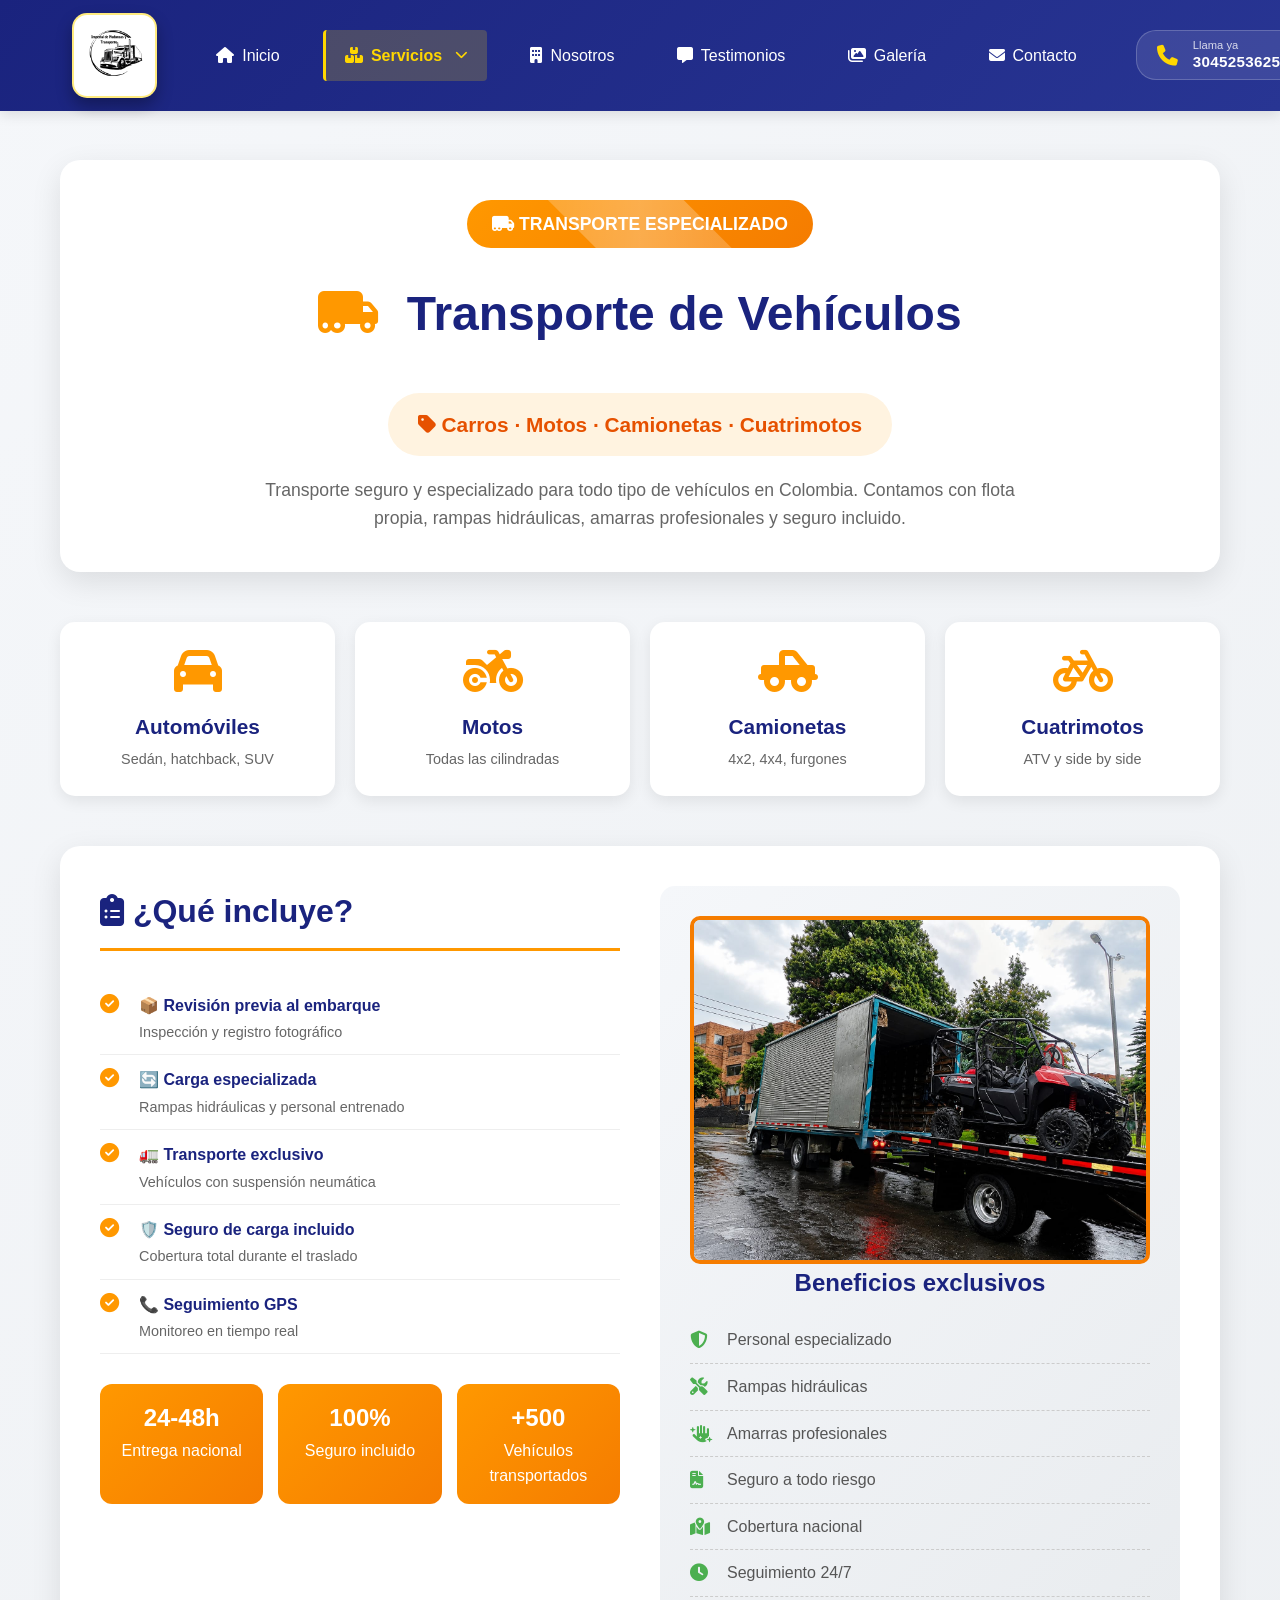
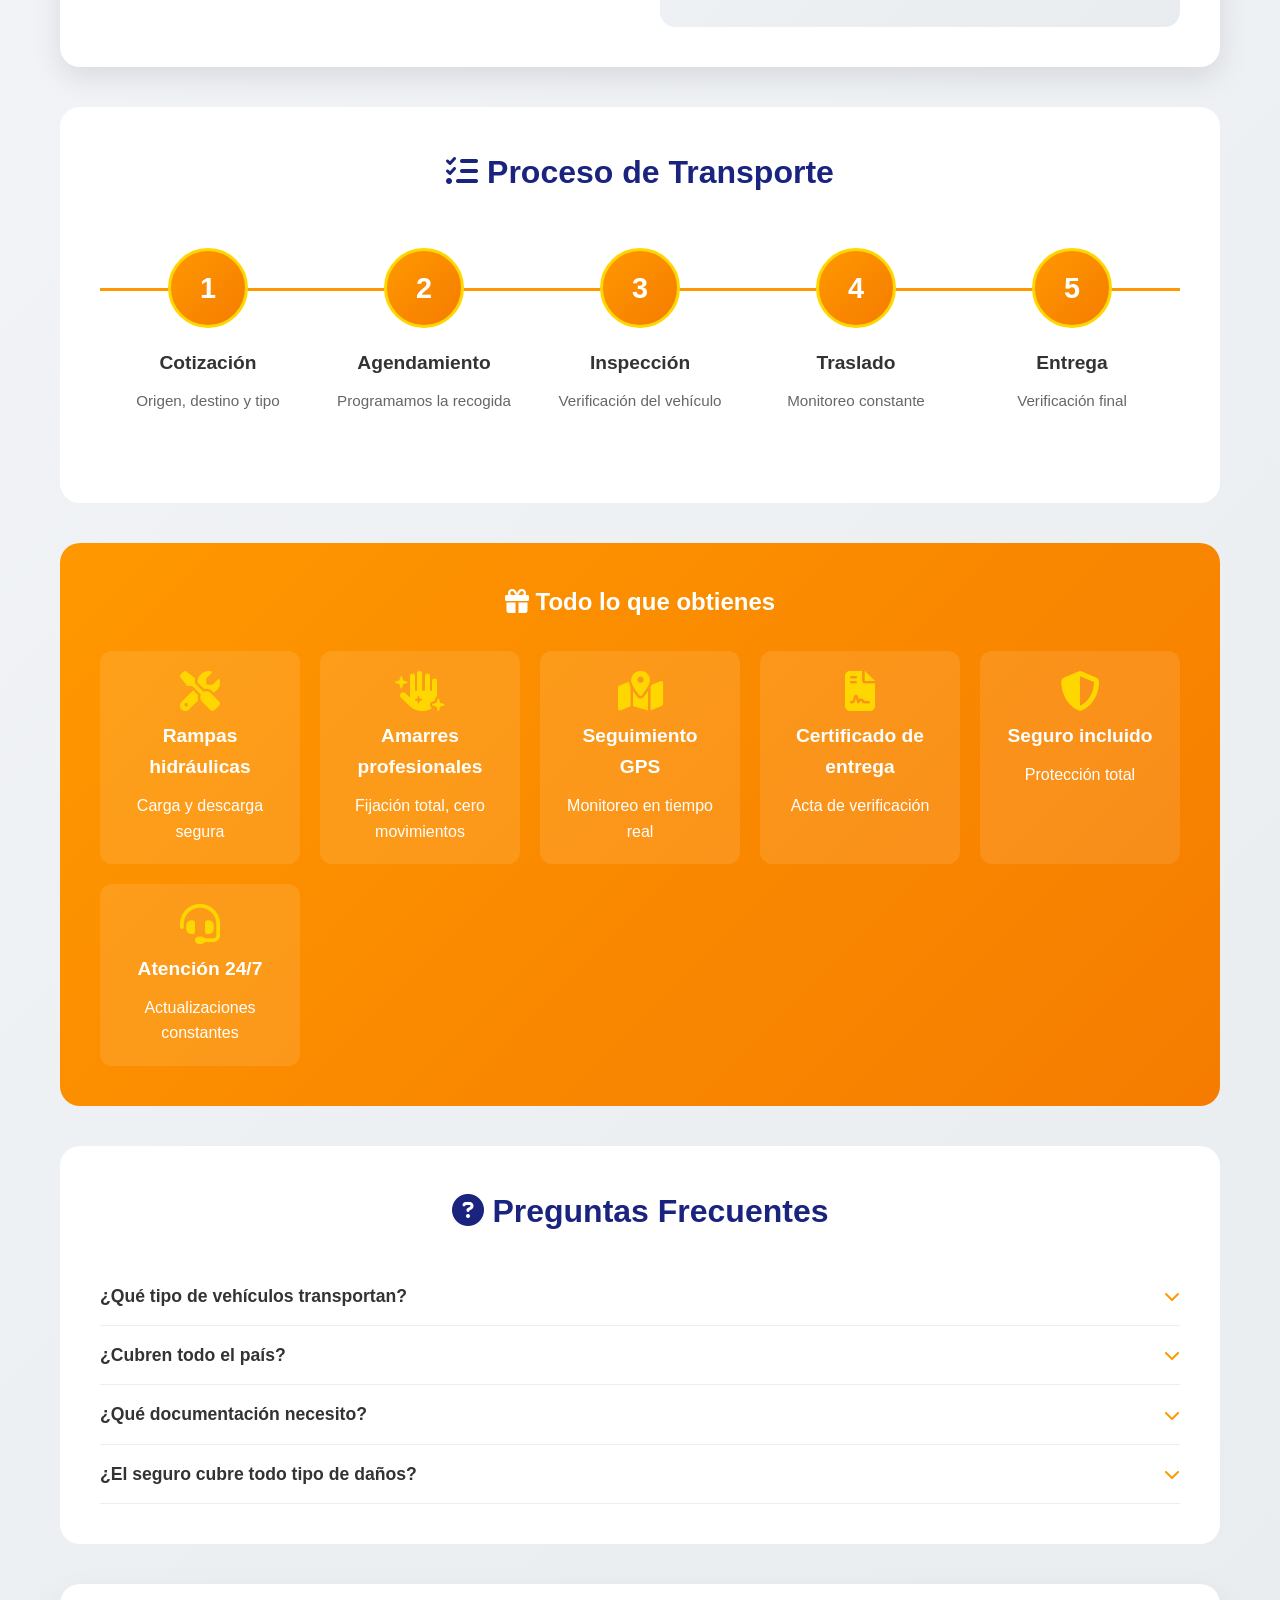
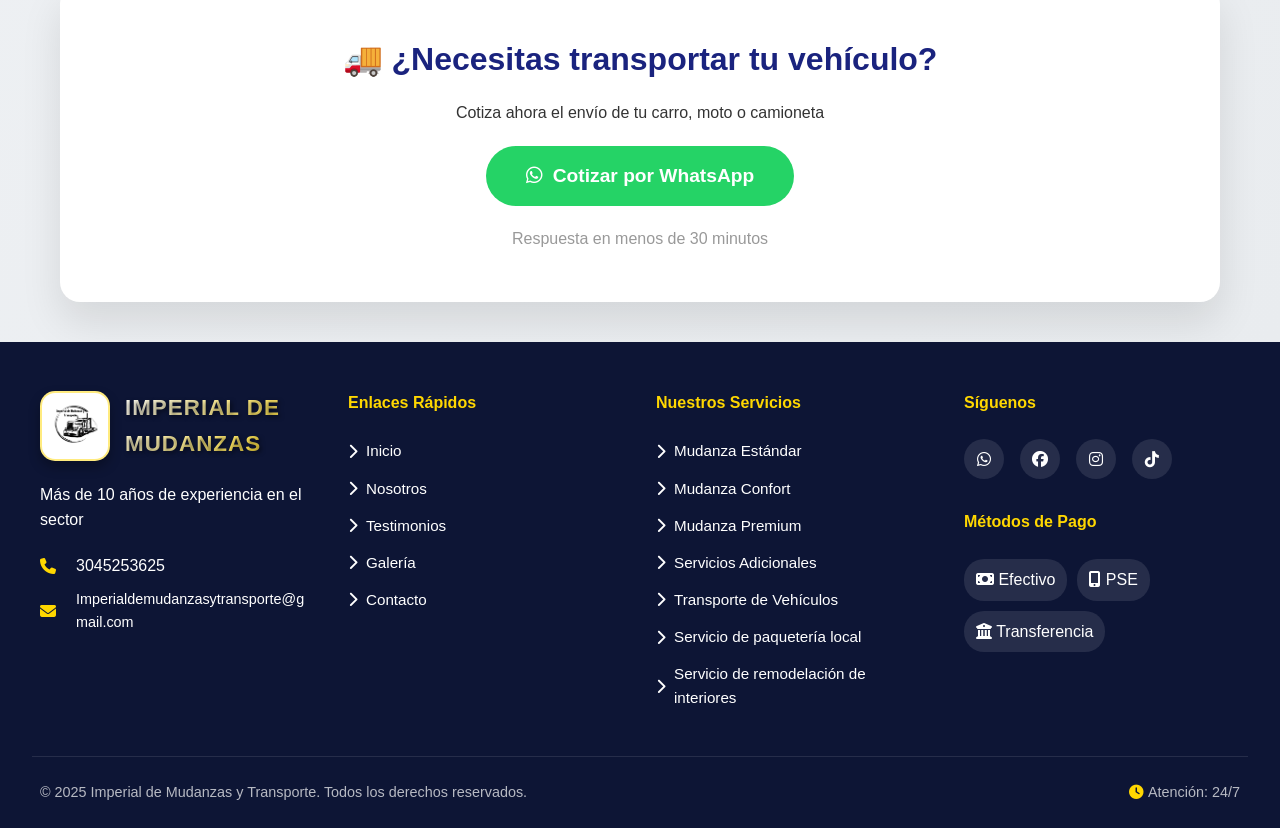
<file: Imperial-mudanzas-html/servicios/transporte-vehiculos.html>
<!DOCTYPE html>
<html lang="es">
<head>
    <meta charset="UTF-8">
    <meta name="viewport" content="width=device-width, initial-scale=1.0">
    
    <!-- ======================================== -->
    <!-- GOOGLE ANALYTICS -->
    <!-- ======================================== -->
    <script async src="https://www.googletagmanager.com/gtag/js?id=G-4DJDTXFBBV"></script>
    <script>
      window.dataLayer = window.dataLayer || [];
      function gtag(){dataLayer.push(arguments);}
      gtag('js', new Date());
      gtag('config', 'G-4DJDTXFBBV');
    </script>

    <!-- ======================================== -->
    <!-- TÍTULO Y METADATOS SEO -->
    <!-- ======================================== -->
    <title>Transporte de Vehículos | Mudanza de Carros, Motos y Cuatrimotos | Imperial de Mudanzas</title>
    <meta name="description" content="Transporte de vehículos en Bogotá y Colombia. Mudanza de carros, motos, camionetas y cuatrimotos con seguro incluido y personal especializado. Cotiza el envío de tu vehículo.">
    <meta name="keywords" content="transporte de vehículos, mudanza de carros, transporte de motos, flete de vehículos, enviar carro a otra ciudad, transporte de camionetas, cuatrimotos">
    <meta name="author" content="Imperial de Mudanzas">
    <meta name="robots" content="index, follow">
    
    <!-- OPEN GRAPH -->
    <meta property="og:type" content="website">
    <meta property="og:url" content="https://tu-proyecto.web.app/servicios/transporte-vehiculos.html">
    <meta property="og:title" content="Transporte de Vehículos | Imperial de Mudanzas">
    <meta property="og:description" content="Transporte especializado de carros, motos, camionetas y cuatrimotos en Colombia. Seguro incluido.">
    <meta property="og:image" content="https://tu-proyecto.web.app/images/og-transporte-vehiculos.jpg">
    <meta property="og:locale" content="es_CO">
    <meta property="og:site_name" content="Imperial de Mudanzas">
    
    <!-- TWITTER CARDS -->
    <meta name="twitter:card" content="summary_large_image">
    <meta name="twitter:title" content="Transporte de Vehículos - Imperial de Mudanzas">
    <meta name="twitter:description" content="Transporte seguro de carros, motos y cuatrimotos a nivel nacional.">
    
    <!-- FAVICON -->
    <link rel="icon" type="image/x-icon" href="../images/favicon.ico">
    <link rel="shortcut icon" href="../images/favicon.ico" type="image/x-icon">
    <link rel="icon" type="image/png" sizes="16x16" href="../images/favicon-16x16.png">
    <link rel="icon" type="image/png" sizes="32x32" href="../images/favicon-32x32.png">
    <link rel="apple-touch-icon" href="../images/apple-touch-icon.png">
    <meta name="msapplication-TileImage" content="../images/favicon.ico">
    <meta name="msapplication-TileColor" content="#1a237e">
    <meta name="theme-color" content="#1a237e">
    
    <!-- ESTILOS Y FUENTES -->
    <link rel="stylesheet" href="../css/styles.css">
    <link rel="stylesheet" href="https://cdnjs.cloudflare.com/ajax/libs/font-awesome/6.4.0/css/all.min.css">
    
    <!-- ESTILOS ESPECÍFICOS -->
    <style>
        .service-detail-page { padding-top: 120px; background: linear-gradient(135deg, #f5f7fa 0%, #e9ecef 100%); min-height: 100vh; }
        .service-detail-container { max-width: 1200px; margin: 0 auto; padding: 40px 20px; }
        
        .service-detail-header { text-align: center; margin-bottom: 50px; background: white; padding: 40px; border-radius: 20px; box-shadow: 0 10px 30px rgba(0,0,0,0.1); }
        .service-detail-header h1 { color: #1a237e; font-size: 3rem; margin-bottom: 20px; }
        .service-detail-header h1 i { color: #ff9800; margin-right: 15px; }
        .service-badge { background: linear-gradient(135deg, #ff9800 0%, #f57c00 100%); color: white; padding: 10px 25px; border-radius: 30px; display: inline-block; font-weight: 600; font-size: 1.1rem; margin-bottom: 20px; }
        .service-price-tag { background: #fff3e0; color: #e65100; padding: 15px 30px; border-radius: 50px; display: inline-block; font-size: 1.3rem; font-weight: 600; margin: 20px 0; }
        
        /* Grid de tipos de vehículos */
        .vehicle-types { display: grid; grid-template-columns: repeat(4, 1fr); gap: 20px; margin-bottom: 50px; }
        .vehicle-card { background: white; border-radius: 15px; padding: 25px; text-align: center; transition: all 0.3s; box-shadow: 0 5px 15px rgba(0,0,0,0.08); }
        .vehicle-card:hover { transform: translateY(-10px); box-shadow: 0 15px 30px rgba(0,0,0,0.15); }
        .vehicle-card i { font-size: 3rem; color: #ff9800; margin-bottom: 15px; }
        .vehicle-card h3 { color: #1a237e; font-size: 1.3rem; margin-bottom: 5px; }
        .vehicle-card p { color: #666; font-size: 0.9rem; }
        
        .service-content-grid { display: grid; grid-template-columns: 1fr 1fr; gap: 40px; background: white; border-radius: 20px; padding: 40px; box-shadow: 0 10px 30px rgba(0,0,0,0.1); margin-bottom: 40px; }
        .service-info h2 { color: #1a237e; margin-bottom: 30px; font-size: 2rem; border-bottom: 3px solid #ff9800; padding-bottom: 10px; }
        
        .feature-list { list-style: none; padding: 0; margin: 0; }
        .feature-list li { padding: 12px 0; border-bottom: 1px solid #eee; display: flex; align-items: flex-start; gap: 15px; font-size: 1rem; }
        .feature-list li i { color: #FF9800; font-size: 1.2rem; width: 24px; flex-shrink: 0; margin-top: 2px; }
        .feature-list li strong { display: block; font-size: 1rem; color: #1a237e; margin-bottom: 4px; }
        .feature-list li p { margin: 0; color: #666; font-size: 0.9rem; line-height: 1.4; }
        .feature-list li div { flex: 1; }
        
        .vehicle-stats { display: grid; grid-template-columns: repeat(3, 1fr); gap: 15px; margin-top: 30px; }
        .stat-item { text-align: center; padding: 15px; background: linear-gradient(135deg, #ff9800 0%, #f57c00 100%); border-radius: 12px; color: white; }
        .stat-item .stat-number { font-size: 1.5rem; font-weight: 700; display: block; }
        
        .service-image img { width: 100%; display: flex; border: solid 0.3em; border-color: #f57c00; border-radius: 10px; }
        .service-image { background: linear-gradient(135deg, #f5f7fa 0%, #e9ecef 100%); border-radius: 15px; padding: 30px; display: flex; flex-direction: column; justify-content: center; align-items: center; text-align: center; }
        .service-image i { font-size: 8rem; color: #ff9800; margin-bottom: 20px; animation: float 3s ease-in-out infinite; }
        @keyframes float { 0%, 100% { transform: translateY(0); } 50% { transform: translateY(-15px); } }
        .service-image h3 { color: #1a237e; margin-bottom: 15px; font-size: 1.5rem; }
        
        .service-image ul { list-style: none; padding: 0; width: 100%; text-align: left; }
        .service-image ul li { padding: 10px 0; display: flex; align-items: center; gap: 12px; border-bottom: 1px dashed #ccc; font-size: 1rem; color: #555; }
        .service-image ul li i { font-size: 1.1rem; width: 25px; color: #4caf50 !important; margin: 0; animation: none; }
        
        .process-timeline { background: white; border-radius: 20px; padding: 40px; margin-bottom: 40px; }
        .process-timeline h2 { color: #1a237e; margin-bottom: 40px; text-align: center; font-size: 2rem; }
        .timeline-steps { display: flex; justify-content: space-between; position: relative; margin: 50px 0; }
        .timeline-steps::before { content: ''; position: absolute; top: 40px; left: 0; width: 100%; height: 3px; background: #ff9800; }
        .step { text-align: center; position: relative; z-index: 2; flex: 1; }
        .step-circle { width: 80px; height: 80px; background: linear-gradient(135deg, #ff9800 0%, #f57c00 100%); border-radius: 50%; display: flex; align-items: center; justify-content: center; margin: 0 auto 20px; color: white; font-size: 1.8rem; font-weight: 700; border: 3px solid #ffd700; }
        .step h4 { color: #333; margin-bottom: 10px; font-size: 1.2rem; }
        .step p { color: #666; font-size: 0.95rem; max-width: 200px; margin: 0 auto; }
        
        .included-services { background: linear-gradient(135deg, #ff9800 0%, #f57c00 100%); border-radius: 20px; padding: 40px; color: white; margin-bottom: 40px; }
        .included-services h2 { text-align: center; margin-bottom: 30px; }
        .included-grid { display: grid; grid-template-columns: repeat(auto-fit, minmax(200px, 1fr)); gap: 20px; }
        .included-item { text-align: center; padding: 20px; background: rgba(255,255,255,0.1); border-radius: 12px; }
        .included-item i { font-size: 2.5rem; color: #ffd700; margin-bottom: 10px; }
        .included-item h3 { margin-bottom: 10px; font-size: 1.2rem; }
        
        .faq-section { background: white; border-radius: 20px; padding: 40px; margin: 40px 0; }
        .faq-section h2 { color: #1a237e; text-align: center; margin-bottom: 30px; font-size: 2rem; }
        .faq-item { border-bottom: 1px solid #eee; padding: 15px 0; }
        .faq-question { display: flex; justify-content: space-between; align-items: center; cursor: pointer; }
        .faq-question h3 { color: #333; font-size: 1.1rem; margin: 0; }
        .faq-question i { color: #ff9800; transition: transform 0.3s; }
        .faq-question.active i { transform: rotate(180deg); }
        .faq-answer { display: none; padding-top: 15px; color: #666; line-height: 1.5; }
        .faq-answer.show { display: block; }
        
        .cta-section { text-align: center; background: white; border-radius: 20px; padding: 50px; box-shadow: 0 20px 40px rgba(0,0,0,0.1); }
        .cta-section h2 { color: #1a237e; font-size: 2rem; margin-bottom: 15px; }
        .cta-primary { background: #25D366; color: white; padding: 15px 40px; border-radius: 50px; text-decoration: none; font-weight: 600; font-size: 1.2rem; display: inline-flex; align-items: center; gap: 10px; transition: all 0.3s; margin-top: 20px; }
        .cta-primary:hover { transform: translateY(-3px); box-shadow: 0 10px 20px rgba(37,211,102,0.3); }
        
        /* Estilos menú activo */
        .nav-item.active > a { color: #ffd700 !important; }
        .active-submenu { color: #ffd700 !important; font-weight: bold; }

        @media (max-width: 992px) {
            .vehicle-types { grid-template-columns: repeat(2, 1fr); }
        }
        @media (max-width: 768px) {
            .service-content-grid { grid-template-columns: 1fr; }
            .timeline-steps { flex-direction: column; gap: 30px; }
            .timeline-steps::before { display: none; }
            .vehicle-types { grid-template-columns: 1fr; }
            .vehicle-stats { grid-template-columns: 1fr; }
            .service-detail-header h1 { font-size: 2rem; }
        }
    </style>
</head>
<body>

    <!-- ======================================== -->
    <!-- MENÚ DE NAVEGACIÓN -->
    <!-- ======================================== -->
    <nav class="main-nav">
        <div class="nav-container">
            <div class="nav-logo" style="margin-right: 40px;">
                <a href="../index.html">
                    <img src="../images/logo.png" alt="Imperial de Mudanzas" 
                         style="height: 85px; width: auto; border-radius: 15px; box-shadow: 0 8px 16px rgba(0,0,0,0.3); transition: transform 0.3s, box-shadow 0.3s; border: 2px solid rgba(255,215,0,0.5); background: white; padding: 3px;"
                         onmouseover="this.style.transform='scale(1.05)'; this.style.boxShadow='0 12px 24px rgba(255,215,0,0.4)';"
                         onmouseout="this.style.transform='scale(1)'; this.style.boxShadow='0 8px 16px rgba(0,0,0,0.3)';">
                </a>
            </div>
                            
            <button class="mobile-menu-btn" onclick="abrirMenu()">
                <i class="fas fa-bars"></i>
            </button>
            
            <ul class="nav-menu" id="miMenu">
                <li class="nav-item">
                    <a href="../index.html"><i class="fas fa-home"></i> Inicio</a>
                </li>
                
                <!-- Menú activo en Servicios -->
                <li class="nav-item has-submenu active">
                    <a href="javascript:void(0);" onclick="abrirSubmenu()">
                        <i class="fas fa-boxes"></i> Servicios <i class="fas fa-chevron-down" id="iconoSubmenu"></i>
                    </a>
                    <ul class="submenu show" id="submenuServicios">
                        <li><a href="mudanza-estandar.html"><i class="fas fa-home"></i> Mudanza Estándar</a></li>
                        <li><a href="mudanza-confort.html"><i class="fas fa-couch"></i> Mudanza Confort</a></li>
                        <li><a href="mudanza-premium.html"><i class="fas fa-crown"></i> Mudanza Premium</a></li>
                        <li class="submenu-divider"></li>
                        <li><a href="servicios-adicionales.html"><i class="fas fa-plus-circle"></i> Servicios Adicionales</a></li>
                        <li><a href="transporte-vehiculos.html" class="active-submenu"><i class="fas fa-truck-moving"></i> Transporte de Vehículos</a></li>
                        <li><a href="paqueteria-local.html"><i class="fas fa-city"></i> Servicio de paquetería local</a></li>
                        <li><a href="remodelacion-interiores.html"><i class="fas fa-tools"></i> Servicio de remodelación de interiores</a></li>
                    </ul>
                </li>
                
                <li class="nav-item">
                    <a href="../nosotros.html"><i class="fas fa-building"></i> Nosotros</a>
                </li>
                
                <li class="nav-item">
                    <a href="../testimonios.html"><i class="fas fa-comment-alt"></i> Testimonios</a>
                </li>
    
                <li class="nav-item">
                    <a href="../galeria.html"><i class="fas fa-images"></i> Galería</a>
                </li>
    
                <li class="nav-item">
                    <a href="../contacto.html"><i class="fas fa-envelope"></i> Contacto</a>
                </li>
            </ul>
            
            <div class="nav-contact">
                <a href="tel:3045253625" class="contact-phone">
                    <i class="fas fa-phone"></i>
                    <div class="phone-text">
                        <span class="phone-label">Llama ya</span>
                        <span class="phone-number">3045253625</span>
                    </div>
                </a>
                <a href="../index.html#contacto" class="nav-cta">
                    <i class="fas fa-phone-alt"></i> Cotizar
                </a>
            </div>
        </div>
    </nav>
    
    <div class="service-detail-page">
        <div class="service-detail-container">
            
            <div class="service-detail-header">
                <div class="service-badge">
                    <i class="fas fa-truck-moving"></i> TRANSPORTE ESPECIALIZADO
                </div>
                <h1>
                    <i class="fas fa-truck-moving"></i>
                    Transporte de Vehículos
                </h1>
                <p class="service-price-tag">
                    <i class="fas fa-tag"></i>
                    Carros · Motos · Camionetas · Cuatrimotos
                </p>
                <p style="color: #666; font-size: 1.1rem; max-width: 800px; margin: 0 auto;">
                    Transporte seguro y especializado para todo tipo de vehículos en Colombia. 
                    Contamos con flota propia, rampas hidráulicas, amarras profesionales y seguro incluido.
                </p>
            </div>
            
            <!-- Tipos de vehículos -->
            <div class="vehicle-types">
                <div class="vehicle-card"><i class="fas fa-car"></i><h3>Automóviles</h3><p>Sedán, hatchback, SUV</p></div>
                <div class="vehicle-card"><i class="fas fa-motorcycle"></i><h3>Motos</h3><p>Todas las cilindradas</p></div>
                <div class="vehicle-card"><i class="fas fa-truck-pickup"></i><h3>Camionetas</h3><p>4x2, 4x4, furgones</p></div>
                <div class="vehicle-card"><i class="fas fa-bicycle"></i><h3>Cuatrimotos</h3><p>ATV y side by side</p></div>
            </div>
            
            <div class="service-content-grid">
                <div class="service-info">
                    <h2><i class="fas fa-clipboard-list"></i> ¿Qué incluye?</h2>
                    <ul class="feature-list">
                        <li>
                            <i class="fas fa-check-circle"></i>
                            <div>
                                <strong>📦 Revisión previa al embarque</strong>
                                <p>Inspección y registro fotográfico</p>
                            </div>
                        </li>
                        <li>
                            <i class="fas fa-check-circle"></i>
                            <div>
                                <strong>🔄 Carga especializada</strong>
                                <p>Rampas hidráulicas y personal entrenado</p>
                            </div>
                        </li>
                        <li>
                            <i class="fas fa-check-circle"></i>
                            <div>
                                <strong>🚛 Transporte exclusivo</strong>
                                <p>Vehículos con suspensión neumática</p>
                            </div>
                        </li>
                        <li>
                            <i class="fas fa-check-circle"></i>
                            <div>
                                <strong>🛡️ Seguro de carga incluido</strong>
                                <p>Cobertura total durante el traslado</p>
                            </div>
                        </li>
                        <li>
                            <i class="fas fa-check-circle"></i>
                            <div>
                                <strong>📞 Seguimiento GPS</strong>
                                <p>Monitoreo en tiempo real</p>
                            </div>
                        </li>
                    </ul>

                    <div class="vehicle-stats">
                        <div class="stat-item"><span class="stat-number">24-48h</span>Entrega nacional</div>
                        <div class="stat-item"><span class="stat-number">100%</span>Seguro incluido</div>
                        <div class="stat-item"><span class="stat-number">+500</span>Vehículos transportados</div>
                    </div>
                </div>

                <div class="service-image">
                    <img src="../images/galeria/transporte-vehiculos.jpg" alt="Transporte de Vehículos">
                    <h3>Beneficios exclusivos</h3>
                    <ul>
                        <li><i class="fas fa-shield-alt"></i> Personal especializado</li>
                        <li><i class="fas fa-tools"></i> Rampas hidráulicas</li>
                        <li><i class="fas fa-hand-sparkles"></i> Amarras profesionales</li>
                        <li><i class="fas fa-file-contract"></i> Seguro a todo riesgo</li>
                        <li><i class="fas fa-map-marked-alt"></i> Cobertura nacional</li>
                        <li><i class="fas fa-clock"></i> Seguimiento 24/7</li>
                    </ul>
                </div>
            </div>
            
            <div class="process-timeline">
                <h2><i class="fas fa-tasks"></i> Proceso de Transporte</h2>
                <div class="timeline-steps">
                    <div class="step"><div class="step-circle">1</div><h4>Cotización</h4><p>Origen, destino y tipo</p></div>
                    <div class="step"><div class="step-circle">2</div><h4>Agendamiento</h4><p>Programamos la recogida</p></div>
                    <div class="step"><div class="step-circle">3</div><h4>Inspección</h4><p>Verificación del vehículo</p></div>
                    <div class="step"><div class="step-circle">4</div><h4>Traslado</h4><p>Monitoreo constante</p></div>
                    <div class="step"><div class="step-circle">5</div><h4>Entrega</h4><p>Verificación final</p></div>
                </div>
            </div>
            
            <div class="included-services">
                <h2><i class="fas fa-gift"></i> Todo lo que obtienes</h2>
                <div class="included-grid">
                    <div class="included-item"><i class="fas fa-tools"></i><h3>Rampas hidráulicas</h3><p>Carga y descarga segura</p></div>
                    <div class="included-item"><i class="fas fa-hand-sparkles"></i><h3>Amarres profesionales</h3><p>Fijación total, cero movimientos</p></div>
                    <div class="included-item"><i class="fas fa-map-marked-alt"></i><h3>Seguimiento GPS</h3><p>Monitoreo en tiempo real</p></div>
                    <div class="included-item"><i class="fas fa-file-contract"></i><h3>Certificado de entrega</h3><p>Acta de verificación</p></div>
                    <div class="included-item"><i class="fas fa-shield-alt"></i><h3>Seguro incluido</h3><p>Protección total</p></div>
                    <div class="included-item"><i class="fas fa-headset"></i><h3>Atención 24/7</h3><p>Actualizaciones constantes</p></div>
                </div>
            </div>
            
            <div class="faq-section">
                <h2><i class="fas fa-question-circle"></i> Preguntas Frecuentes</h2>
                
                <div class="faq-item">
                    <div class="faq-question" onclick="toggleFAQ(this)">
                        <h3>¿Qué tipo de vehículos transportan?</h3>
                        <i class="fas fa-chevron-down"></i>
                    </div>
                    <div class="faq-answer">
                        Automóviles, camionetas, motos de todas las cilindradas, cuatrimotos y vehículos comerciales livianos.
                    </div>
                </div>
                
                <div class="faq-item">
                    <div class="faq-question" onclick="toggleFAQ(this)">
                        <h3>¿Cubren todo el país?</h3>
                        <i class="fas fa-chevron-down"></i>
                    </div>
                    <div class="faq-answer">
                        Sí, realizamos envíos a nivel nacional con tiempos de entrega de 24 a 72 horas dependiendo del destino.
                    </div>
                </div>
                
                <div class="faq-item">
                    <div class="faq-question" onclick="toggleFAQ(this)">
                        <h3>¿Qué documentación necesito?</h3>
                        <i class="fas fa-chevron-down"></i>
                    </div>
                    <div class="faq-answer">
                        Tarjeta de propiedad, SOAT vigente y documento de identidad del propietario o autorización notariada.
                    </div>
                </div>
                
                <div class="faq-item">
                    <div class="faq-question" onclick="toggleFAQ(this)">
                        <h3>¿El seguro cubre todo tipo de daños?</h3>
                        <i class="fas fa-chevron-down"></i>
                    </div>
                    <div class="faq-answer">
                        Sí, el seguro cubre daños materiales durante el transporte. Puedes consultar por coberturas especiales para vehículos de alta gama.
                    </div>
                </div>
            </div>
            
            <div class="cta-section">
                <h2>🚚 ¿Necesitas transportar tu vehículo?</h2>
                <p>Cotiza ahora el envío de tu carro, moto o camioneta</p>
                <a href="https://wa.me/573045253625?text=Hola!%20Necesito%20cotizar%20el%20transporte%20de%20un%20vehículo%20desde%20%5Borigen%5D%20hacia%20%5Bdestino%5D.%20El%20vehículo%20es%20un%20%5Btipo%5D" target="_blank" class="cta-primary">
                    <i class="fab fa-whatsapp"></i> Cotizar por WhatsApp
                </a>
                <p style="margin-top: 20px; color: #999;">Respuesta en menos de 30 minutos</p>
            </div>
            
        </div>
    </div>
    
    <!-- ======================================== -->
    <!-- FOOTER ACTUALIZADO -->
    <!-- ======================================== -->
    <footer class="footer">
        <div class="footer-content">
            <div class="footer-logo">
                <a href="../index.html" style="display: flex; align-items: center; gap: 15px; text-decoration: none; margin-bottom: 20px;">
                    <img src="../images/logo.png" alt="Imperial de Mudanzas" style="height: 70px; width: auto; border-radius: 15px; box-shadow: 0 6px 12px rgba(0,0,0,0.3); border: 2px solid rgba(255,215,0,0.5); background: white; padding: 3px;">
                    <span style="color: white; font-weight: 700; font-size: 1.4rem; text-shadow: 2px 2px 4px rgba(0,0,0,0.5); letter-spacing: 1px; background: linear-gradient(135deg, #fff 0%, #ffd700 100%); -webkit-background-clip: text; -webkit-text-fill-color: transparent; background-clip: text;">IMPERIAL DE MUDANZAS</span>
                </a>
                <p>Más de 10 años de experiencia en el sector</p>
                <div style="margin-top: 20px;">
                    <p style="display: flex; align-items: center; gap: 10px; margin-bottom: 10px;"><i class="fas fa-phone" style="color: #ffd700;"></i> <span>3045253625</span></p>
                    <p style="display: flex; align-items: center; gap: 10px; word-break: break-word;"><i class="fas fa-envelope" style="color: #ffd700; flex-shrink: 0;"></i><span style="font-size: 0.9rem;">Imperialdemudanzasytransporte@gmail.com</span></p>
                </div>
            </div>
            
            <div class="footer-links">
                <h4>Enlaces Rápidos</h4>
                <ul>
                    <li><a href="../index.html"><i class="fas fa-chevron-right"></i> Inicio</a></li>
                    <li><a href="../nosotros.html"><i class="fas fa-chevron-right"></i> Nosotros</a></li>
                    <li><a href="../testimonios.html"><i class="fas fa-chevron-right"></i> Testimonios</a></li>
                    <li><a href="../galeria.html"><i class="fas fa-chevron-right"></i> Galería</a></li>
                    <li><a href="../contacto.html"><i class="fas fa-chevron-right"></i> Contacto</a></li>
                </ul>
            </div>
            
            <div class="footer-links">
                <h4>Nuestros Servicios</h4>
                <ul>
                    <li><a href="mudanza-estandar.html"><i class="fas fa-chevron-right"></i> Mudanza Estándar</a></li>
                    <li><a href="mudanza-confort.html"><i class="fas fa-chevron-right"></i> Mudanza Confort</a></li>
                    <li><a href="mudanza-premium.html"><i class="fas fa-chevron-right"></i> Mudanza Premium</a></li>
                    <li><a href="servicios-adicionales.html"><i class="fas fa-chevron-right"></i> Servicios Adicionales</a></li>
                    <li><a href="transporte-vehiculos.html"><i class="fas fa-chevron-right"></i> Transporte de Vehículos</a></li>
                    <li><a href="paqueteria-local.html"><i class="fas fa-chevron-right"></i> Servicio de paquetería local</a></li>
                    <li><a href="remodelacion-interiores.html"><i class="fas fa-chevron-right"></i> Servicio de remodelación de interiores</a></li>
                </ul>
            </div>
            
            <div class="footer-social">
                <h4>Síguenos</h4>
                <div class="social-icons">
                    <a href="https://wa.me/573045253625" target="_blank" title="WhatsApp"><i class="fab fa-whatsapp"></i></a>
                    <a href="https://www.facebook.com/share/18BxR83M6Z/" target="_blank" title="Facebook"><i class="fab fa-facebook"></i></a>
                    <a href="https://www.instagram.com/imperialdemudanzasytransporte?igsh=a3E5OGJsY3d3NTR4" target="_blank" title="Instagram"><i class="fab fa-instagram"></i></a>
                    <a href="https://www.tiktok.com/@imperial.de.mudan?_r=1&_t=ZS-94p88LyYHeH" target="_blank" title="TikTok"><i class="fab fa-tiktok"></i></a>
                </div>
                <div style="margin-top: 30px;">
                    <h4>Métodos de Pago</h4>
                    <div style="display: flex; gap: 10px; margin-top: 15px; flex-wrap: wrap;">
                        <span style="background: rgba(255,255,255,0.1); padding: 8px 12px; border-radius: 20px;"><i class="fas fa-money-bill"></i> Efectivo</span>
                        <span style="background: rgba(255,255,255,0.1); padding: 8px 12px; border-radius: 20px;"><i class="fas fa-mobile-alt"></i> PSE</span>
                        <span style="background: rgba(255,255,255,0.1); padding: 8px 12px; border-radius: 20px;"><i class="fas fa-university"></i> Transferencia</span>
                    </div>
                </div>
            </div>
        </div>
        <div class="footer-bottom">
            <div style="max-width: 1200px; margin: 0 auto; display: flex; justify-content: space-between; align-items: center; flex-wrap: wrap; gap: 20px;">
                <p>&copy; 2025 Imperial de Mudanzas y Transporte. Todos los derechos reservados.</p>
                <p style="display: flex; align-items: center; gap: 5px;"><i class="fas fa-clock" style="color: #ffd700;"></i> Atención: 24/7</p>
            </div>
        </div>
    </footer>

    <button class="scroll-top-btn" id="scrollTopBtn" title="Volver arriba"><i class="fas fa-arrow-up"></i></button>

    <!-- SCRIPTS -->
    <script>
        function abrirMenu() { document.getElementById('miMenu').classList.toggle('active'); }
        function abrirSubmenu() {
            var submenu = document.getElementById('submenuServicios');
            var icono = document.getElementById('iconoSubmenu');
            submenu.classList.toggle('show');
            if (submenu.classList.contains('show')) { icono.style.transform = 'rotate(180deg)'; } else { icono.style.transform = 'rotate(0deg)'; }
        }
        document.addEventListener('click', function(event) {
            if (!event.target.closest('.main-nav')) {
                document.getElementById('miMenu').classList.remove('active');
                document.getElementById('submenuServicios').classList.remove('show');
                document.getElementById('iconoSubmenu').style.transform = 'rotate(0deg)';
            }
        });

        window.onscroll = function() {
            const scrollBtn = document.getElementById('scrollTopBtn');
            if (document.body.scrollTop > 300 || document.documentElement.scrollTop > 300) { scrollBtn.classList.add('show'); } else { scrollBtn.classList.remove('show'); }
        };
        document.getElementById('scrollTopBtn')?.addEventListener('click', function() { window.scrollTo({ top: 0, behavior: 'smooth' }); });

        function toggleFAQ(element) {
            element.classList.toggle('active');
            const answer = element.nextElementSibling;
            answer.classList.toggle('show');
        }
    </script>

    <!-- DATOS ESTRUCTURADOS JSON-LD -->
    <script type="application/ld+json">
    {
        "@context": "https://schema.org",
        "@type": "Service",
        "name": "Transporte de Vehículos",
        "description": "Transporte especializado de carros, motos, camionetas y cuatrimotos a nivel nacional con seguro incluido.",
        "provider": {
            "@type": "MovingCompany",
            "name": "Imperial de Mudanzas",
            "url": "https://tu-proyecto.web.app/",
            "telephone": "+573045253625"
        },
        "areaServed": ["Bogotá", "Medellín", "Cali", "Cartagena", "Villavicencio"]
    }
    </script>
</body>
</html>
</file>
<file: Imperial-mudanzas-html/css/styles.css>
/* ======================================== */
/* ESTILOS GENERALES */
/* ======================================== */
* {
    margin: 0;
    padding: 0;
    box-sizing: border-box;
    font-family: 'Segoe UI', Tahoma, Geneva, Verdana, sans-serif;
}

body {
    color: #333;
    line-height: 1.6;
    overflow-x: hidden;
}

/* ======================================== */
/* ESTILOS DEL MENÚ - VERSIÓN UNIFICADA */
/* ======================================== */
.main-nav {
    background: linear-gradient(135deg, #1a237e 0%, #283593 100%);
    color: white;
    padding: 0.8rem 0;
    position: fixed;
    width: 100%;
    top: 0;
    z-index: 1000;
    box-shadow: 0 4px 12px rgba(0, 0, 0, 0.1);
}

.nav-container {
    max-width: 1200px;
    margin: 0 auto;
    display: flex;
    justify-content: space-between;
    align-items: center;
    padding: 0 2rem;
}

/* Logo con espacio mejorado */
.nav-logo {
    margin-right: 40px;
}

.nav-logo a {
    display: flex;
    align-items: center;
    text-decoration: none;
    color: white;
    font-size: 1.4rem;
    font-weight: 700;
    transition: transform 0.3s;
    gap: 10px;
}

.nav-logo a:hover {
    transform: scale(1.05);
}

.nav-logo i {
    font-size: 2rem;
    color: #ffd700;
}

.nav-menu {
    display: flex;
    list-style: none;
    align-items: center;
    gap: 1.5rem;
}

.nav-item {
    position: relative;
}

/* Estilo base para todos los items del menú */
.nav-item > a {
    color: white;
    text-decoration: none;
    padding: 0.8rem 1.2rem;
    border-radius: 4px;
    transition: all 0.3s;
    display: flex;
    align-items: center;
    gap: 8px;
    font-weight: 500;
}

/* HOVER para TODOS los items (INCLUIDO CONTACTO) */
.nav-item > a:hover {
    background: rgba(255, 255, 255, 0.15) !important;
    transform: translateY(-2px);
}

/* Hover específico para el icono */
.nav-item > a:hover i {
    color: #ffd700;
}

/* Item activo */
.nav-item.active > a {
    background: rgba(255, 215, 0, 0.2);
    border-left: 3px solid #ffd700;
    font-weight: 600;
}

.nav-item.active > a i {
    color: #ffd700;
}

/* Botón CTA especial */
.nav-cta {
    background: linear-gradient(135deg, #FF9800 0%, #F57C00 100%) !important;
    color: white !important;
    border-radius: 8px !important;
    padding: 0.8rem 1.5rem !important;
    font-weight: 600 !important;
}

.nav-cta:hover {
    background: linear-gradient(135deg, #F57C00 0%, #EF6C00 100%) !important;
    box-shadow: 0 8px 16px rgba(255, 152, 0, 0.3) !important;
    transform: translateY(-2px) !important;
}

/* Indicador de submenú */
.nav-item > a i.fa-chevron-down {
    font-size: 0.8rem;
    margin-left: 5px;
    transition: transform 0.3s;
}

.nav-item:hover > a i.fa-chevron-down {
    transform: rotate(180deg);
}

/* ======================================== */
/* SUBMENÚ */
/* ======================================== */
.submenu {
    position: absolute;
    top: 100%;
    left: 0;
    background: white;
    min-width: 220px;
    box-shadow: 0 8px 25px rgba(0, 0, 0, 0.15);
    border-radius: 8px;
    opacity: 0;
    visibility: hidden;
    transform: translateY(10px);
    transition: all 0.3s;
    list-style: none;
    z-index: 1000;
}

.nav-item:hover .submenu {
    opacity: 1;
    visibility: visible;
    transform: translateY(0);
}

.submenu li {
    border-bottom: 1px solid #eee;
}

.submenu li:last-child {
    border-bottom: none;
}

.submenu a {
    color: #333 !important;
    padding: 12px 20px !important;
    display: flex;
    align-items: center;
    gap: 10px;
    transition: all 0.3s;
    text-decoration: none;
}

.submenu a:hover {
    background: #f5f5f5;
    color: #1a237e !important;
    transform: translateX(5px);
}

.submenu a i {
    width: 20px;
    color: #1a237e;
}

.submenu a.active-submenu {
    background: linear-gradient(135deg, #ffd700 0%, #ffb300 100%);
    color: #1a237e !important;
    font-weight: 600;
    border-left: 4px solid #1a237e;
}

.submenu-divider {
    height: 1px;
    background: linear-gradient(to right, transparent, #ffd700, transparent);
    margin: 10px 0;
    list-style: none;
}

/* ======================================== */
/* CONTACTO EN MENÚ - VERSIÓN ORIGINAL */
/* ======================================== */
.nav-contact {
    display: flex;
    align-items: center;
    gap: 20px;
    margin-left: 40px;
}

.contact-phone {
    display: flex;
    align-items: center;
    gap: 15px;
    background: rgba(255, 255, 255, 0.1);
    padding: 8px 20px;
    border-radius: 20px;
    border: 1px solid rgba(255, 255, 255, 0.2);
    transition: all 0.3s;
}

.contact-phone:hover {
    background: rgba(255, 255, 255, 0.2);
    transform: translateY(-2px);
}

.contact-phone i {
    font-size: 1.2rem;
    color: #ffd700;
}

.phone-label {
    display: block;
    font-size: 0.8rem;
    opacity: 0.8;
}

.phone-number {
    font-weight: 650;
    font-size: 1rem;
}

/* ======================================== */
/* BOTÓN DE LLAMAR - NUEVOS ESTILOS CORREGIDOS */
/* ======================================== */

/* Hacemos que el contenedor del teléfono sea clickeable */
.contact-phone {
    cursor: pointer;
    text-decoration: none;
    color: white;
}

/* Mejoramos la alineación del texto del teléfono */
.contact-phone .phone-text {
    display: flex;
    flex-direction: column;
    line-height: 1.2;
}

.contact-phone .phone-label {
    font-size: 0.7rem;
    opacity: 0.8;
}

.contact-phone .phone-number {
    font-weight: 700;
    font-size: 0.95rem;
    letter-spacing: 0.3px;
}

/* Ajustamos el icono del teléfono */
.contact-phone i {
    font-size: 1.3rem;
    transition: transform 0.3s;
}

.contact-phone:hover i {
    transform: scale(1.1);
}

/* Mejoramos el botón Cotizar */
.nav-cta {
    background: linear-gradient(135deg, #FF9800 0%, #F57C00 100%);
    color: white;
    border-radius: 30px;
    padding: 8px 20px;
    font-weight: 600;
    font-size: 0.9rem;
    text-decoration: none;
    display: flex;
    align-items: center;
    gap: 8px;
    transition: all 0.3s;
    border: 1px solid rgba(255, 255, 255, 0.2);
}

.nav-cta i {
    font-size: 1rem;
    color: white;
}

.nav-cta:hover {
    background: linear-gradient(135deg, #F57C00 0%, #EF6C00 100%);
    transform: translateY(-2px);
    box-shadow: 0 8px 16px rgba(255, 152, 0, 0.3);
    border-color: #ffd700;
}

/* ======================================== */
/* BOTÓN MENÚ MÓVIL */
/* ======================================== */
.mobile-menu-btn {
    display: none;
    background: none;
    border: none;
    color: white;
    font-size: 1rem;
    cursor: pointer;
    padding: 7px;
    transition: transform 0.3s;
}

.mobile-menu-btn:hover {
    transform: scale(1.1);
}

/* ======================================== */
/* HERO SECTION */
/* ======================================== */
.hero {
    height: 100vh;
    background: linear-gradient(rgba(0, 0, 0, 0.7), rgba(0, 0, 0, 0.7));
    background-size: cover;
    background-position: center;
    display: flex;
    align-items: center;
    justify-content: center;
    text-align: center;
    color: white;
    padding-top: 80px;
    position: relative;
}

.hero-content {
    max-width: 800px;
    padding: 2rem;
    z-index: 2;
}

.hero h1 {
    font-size: 3.5rem;
    margin-bottom: 1rem;
    text-shadow: 2px 2px 4px rgba(0, 0, 0, 0.5);
}

.hero h1 i {
    color: #ffd700;
    margin-right: 15px;
}

.tagline {
    font-size: 1.5rem;
    margin-bottom: 1.5rem;
    color: #ffd700;
    font-weight: 300;
}

.description {
    font-size: 1.2rem;
    margin-bottom: 2rem;
    opacity: 0.9;
}

.hero-buttons {
    display: flex;
    gap: 1rem;
    justify-content: center;
    margin: 2rem 0;
}

.btn {
    padding: 1rem 2rem;
    border-radius: 50px;
    text-decoration: none;
    font-weight: 600;
    display: inline-flex;
    align-items: center;
    justify-content: center;
    gap: 10px;
    transition: all 0.3s;
}

.btn-primary {
    background: linear-gradient(135deg, #ffd700 0%, #ffb300 100%);
    color: #1a237e;
}

.btn-primary:hover {
    transform: translateY(-3px);
    box-shadow: 0 10px 20px rgba(255, 179, 0, 0.3);
}

.btn-secondary {
    background: transparent;
    color: white;
    border: 2px solid white;
}

.btn-secondary:hover {
    background: white;
    color: #1a237e;
}

.hero-contact {
    margin-top: 2rem;
    display: flex;
    justify-content: center;
    gap: 3rem;
    flex-wrap: wrap;
}

.hero-contact p {
    font-size: 1.1rem;
}

.hero-contact i {
    color: #ffd700;
    margin-right: 10px;
}

/* Hero Section con imagen de fondo */
.hero {
    height: 100vh;
    background: linear-gradient(rgba(0, 0, 0, 0.6), rgba(0, 0, 0, 0.6)), 
                url('../images/index-fondo.jpeg');
    background-size: cover;
    background-position: center;
    background-attachment: fixed; /* Efecto parallax opcional */
    display: flex;
    align-items: center;
    justify-content: center;
    text-align: center;
    color: white;
    padding-top: 80px;
    position: relative;
}

/* Para móvil, quitar el efecto parallax si afecta el rendimiento */
@media (max-width: 768px) {
    .hero {
        background-attachment: scroll;
    }
}

/* ======================================== */
/* SECCIÓN DE SERVICIOS (MODERNA) */
/* ======================================== */
.services-section-modern {
    padding: 80px 20px;
    background: #f8fafc;
}

.services-container {
    max-width: 1200px;
    margin: 0 auto;
}

.section-title {
    text-align: center;
    color: #1a237e;
    font-size: 2.5rem;
    margin-bottom: 20px;
}

.section-subtitle-modern {
    text-align: center;
    color: #666;
    font-size: 1.1rem;
    margin-bottom: 50px;
    max-width: 700px;
    margin-left: auto;
    margin-right: auto;
}

.services-grid-modern {
    display: grid;
    grid-template-columns: repeat(auto-fit, minmax(350px, 1fr));
    gap: 30px;
}

.service-card-modern {
    background: white;
    border-radius: 12px;
    overflow: hidden;
    box-shadow: 0 5px 15px rgba(0, 0, 0, 0.08);
    transition: all 0.3s ease;
    border: 1px solid #e2e8f0;
}

.service-card-modern:hover {
    transform: translateY(-10px);
    box-shadow: 0 15px 30px rgba(0, 0, 0, 0.15);
}

.service-header {
    background: linear-gradient(135deg, #2196F3 0%, #1976D2 100%);
    color: white;
    padding: 25px;
    text-align: center;
}

.service-header h3 {
    font-size: 1.8rem;
    margin: 0;
    font-weight: 600;
}

.service-body {
    padding: 30px;
}

.service-description {
    color: #666;
    line-height: 1.6;
    margin-bottom: 25px;
    font-size: 1rem;
}

.service-features-modern {
    list-style: none;
    padding: 0;
    margin-bottom: 30px;
}

.service-features-modern li {
    padding: 8px 0;
    color: #555;
    display: flex;
    align-items: center;
    gap: 10px;
}

.service-features-modern li::before {
    content: "✓";
    color: #4CAF50;
    font-weight: bold;
}

.service-actions {
    text-align: center;
    padding-top: 20px;
    border-top: 1px solid #e2e8f0;
}

/* Botón info */
.info-btn {
    display: inline-flex;
    align-items: center;
    justify-content: center;
    background: transparent;
    color: #1976D2;
    border: 2px solid #1976D2;
    padding: 10px 24px;
    border-radius: 8px;
    font-weight: 600;
    text-decoration: none;
    transition: all 0.3s;
    gap: 8px;
    font-size: 0.95rem;
}

.info-btn:hover {
    background: #1976D2;
    color: white;
    transform: translateX(5px);
}

.info-btn::after {
    content: '→';
    font-weight: bold;
    transition: transform 0.3s;
}

.info-btn:hover::after {
    transform: translateX(3px);
}

/* ======================================== */
/* SERVICIOS ADICIONALES (CORREGIDO) */
/* ======================================== */
.servicios-adicionales-section {
    margin-top: 60px;
    padding: 0 20px;
}

.servicios-adicionales-titulo {
    text-align: center;
    color: #6a1b9a;
    font-size: 2rem;
    margin-bottom: 15px;
}

.servicios-adicionales-subtitulo {
    text-align: center;
    color: #666;
    max-width: 700px;
    margin: 0 auto 40px;
    font-size: 1.1rem;
}

.servicios-adicionales-grid {
    display: flex;
    flex-wrap: wrap;
    justify-content: center;
    gap: 25px;
    max-width: 1200px;
    margin: 0 auto;
}

.servicio-adicional-item {
    flex: 0 1 220px;
    text-align: center;
    padding: 30px 20px;
    background: #f8f9fa;
    border-radius: 15px;
    transition: all 0.3s;
    border: 1px solid #e0e0e0;
}

.servicio-adicional-item:hover {
    transform: translateY(-8px);
    box-shadow: 0 15px 30px rgba(106, 27, 154, 0.15);
    border-color: #6a1b9a;
}

.servicio-adicional-item i {
    font-size: 2.8rem;
    color: #6a1b9a;
    margin-bottom: 15px;
    transition: transform 0.3s;
}

.servicio-adicional-item:hover i {
    transform: scale(1.1);
}

.servicio-adicional-item h4 {
    color: #333;
    font-size: 1.1rem;
    margin: 0;
    font-weight: 600;
}

.servicios-adicionales-botones {
    display: flex;
    gap: 20px;
    justify-content: center;
    margin-top: 45px;
    flex-wrap: wrap;
}

.btn-servicios-adicionales {
    background: #6a1b9a;
    color: white;
    padding: 14px 35px;
    border-radius: 50px;
    text-decoration: none;
    font-weight: 600;
    display: inline-flex;
    align-items: center;
    gap: 12px;
    transition: all 0.3s;
}

.btn-servicios-adicionales:hover {
    background: #8e24aa;
    transform: translateY(-3px);
    box-shadow: 0 10px 20px rgba(106, 27, 154, 0.3);
}

.btn-cotizar-rapido {
    background: #ffd700;
    color: #1a237e;
    padding: 14px 35px;
    border-radius: 50px;
    text-decoration: none;
    font-weight: 600;
    display: inline-flex;
    align-items: center;
    gap: 12px;
    transition: all 0.3s;
}

.btn-cotizar-rapido:hover {
    background: #ffed4a;
    transform: translateY(-3px);
    box-shadow: 0 10px 20px rgba(255, 215, 0, 0.3);
}

/* ======================================== */
/* SECCIÓN DE CONTACTO */
/* ======================================== */
.contact-section {
    padding: 6rem 2rem;
    background: linear-gradient(135deg, #1a237e 0%, #283593 100%);
    color: white;
}

.contact-container {
    max-width: 1200px;
    margin: 0 auto;
    display: grid;
    grid-template-columns: 1fr 1fr;
    gap: 4rem;
    align-items: start;
}

.contact-info h2 {
    font-size: 2.5rem;
    margin-bottom: 1rem;
}

.contact-info h2 i {
    color: #ffd700;
    margin-right: 15px;
}

.contact-subtitle {
    font-size: 1.2rem;
    margin-bottom: 2rem;
    opacity: 0.9;
}

.contact-details {
    margin-top: 3rem;
}

.contact-item {
    display: flex;
    align-items: center;
    gap: 1rem;
    margin-bottom: 2rem;
    background: rgba(255, 255, 255, 0.1);
    padding: 1.5rem;
    border-radius: 10px;
    transition: all 0.3s;
}

.contact-item:hover {
    background: rgba(255, 255, 255, 0.2);
    transform: translateX(5px);
}

.contact-item i {
    font-size: 1.5rem;
    color: #ffd700;
    min-width: 40px;
}

.contact-item h4 {
    margin-bottom: 0.5rem;
}

.contact-form {
    background: white;
    padding: 3rem;
    border-radius: 15px;
    box-shadow: 0 20px 40px rgba(0, 0, 0, 0.2);
}

.contact-form h3 {
    color: #1a237e;
    margin-bottom: 2rem;
    font-size: 1.8rem;
}

.form-group {
    margin-bottom: 1.5rem;
}

.form-group input,
.form-group select,
.form-group textarea {
    width: 100%;
    padding: 1rem;
    border: 1px solid #ddd;
    border-radius: 8px;
    font-size: 1rem;
    transition: all 0.3s;
}

.form-group input:focus,
.form-group select:focus,
.form-group textarea:focus {
    border-color: #1a237e;
    outline: none;
    box-shadow: 0 0 0 3px rgba(26, 35, 126, 0.1);
}

.form-group textarea {
    resize: vertical;
}

.submit-btn {
    width: 100%;
    padding: 1.2rem;
    background: linear-gradient(135deg, #ffd700 0%, #ffb300 100%);
    color: #1a237e;
    border: none;
    border-radius: 8px;
    font-size: 1.1rem;
    font-weight: 600;
    cursor: pointer;
    display: flex;
    align-items: center;
    justify-content: center;
    gap: 10px;
    transition: all 0.3s;
}

.submit-btn:hover {
    transform: translateY(-2px);
    box-shadow: 0 10px 20px rgba(255, 179, 0, 0.3);
}

/* ======================================== */
/* FOOTER - VERSIÓN UNIFICADA */
/* ======================================== */
.footer {
    background: #0d1535;
    color: white;
    padding: 3rem 2rem 1.5rem;
    width: 100%;
    overflow: hidden;
}

.footer-content {
    max-width: 1200px;
    margin: 0 auto;
    display: grid;
    grid-template-columns: repeat(4, 1fr);
    gap: 2rem;
    margin-bottom: 2rem;
}

.footer-logo h3 {
    font-size: 1.8rem;
    margin-bottom: 1rem;
}

.footer-logo i {
    color: #ffd700;
    margin-right: 10px;
}

.footer-links h4,
.footer-social h4 {
    margin-bottom: 1.5rem;
    color: #ffd700;
}

.footer-links ul {
    list-style: none;
    padding: 0;
    margin: 0;
}

.footer-links li {
    margin-bottom: 0.8rem;
}

.footer-links a {
    color: white;
    text-decoration: none;
    transition: all 0.3s;
    display: flex;
    align-items: center;
    gap: 8px;
    font-size: 0.95rem;
}

.footer-links a:hover {
    color: #ffd700;
    transform: translateX(5px);
}

.social-icons {
    display: flex;
    gap: 1rem;
    flex-wrap: wrap;
}

.social-icons a {
    display: inline-flex;
    align-items: center;
    justify-content: center;
    width: 40px;
    height: 40px;
    background: rgba(255, 255, 255, 0.1);
    border-radius: 50%;
    color: white;
    text-decoration: none;
    transition: all 0.3s;
}

.social-icons a:hover {
    background: #ffd700;
    transform: translateY(-3px);
    color: #1a237e;
}

.footer-bottom {
    text-align: center;
    padding-top: 1.5rem;
    border-top: 1px solid rgba(255, 255, 255, 0.1);
    color: rgba(255, 255, 255, 0.7);
    font-size: 0.9rem;
}

/* ======================================== */
/* SCROLL TO TOP */
/* ======================================== */
.scroll-top-btn {
    position: fixed;
    bottom: 30px;
    right: 30px;
    width: 50px;
    height: 50px;
    background: linear-gradient(135deg, #1a237e 0%, #283593 100%);
    color: white;
    border: none;
    border-radius: 50%;
    cursor: pointer;
    display: none;
    align-items: center;
    justify-content: center;
    font-size: 1.2rem;
    box-shadow: 0 4px 12px rgba(0, 0, 0, 0.2);
    transition: all 0.3s;
    z-index: 99;
}

.scroll-top-btn:hover {
    transform: translateY(-5px);
    box-shadow: 0 6px 16px rgba(0, 0, 0, 0.3);
    background: linear-gradient(135deg, #283593 0%, #1a237e 100%);
}

.scroll-top-btn.show {
    display: flex;
}

/* ======================================== */
/* ANIMACIONES */
/* ======================================== */
@keyframes shine {
    0% { transform: translateX(-100%) rotate(45deg); }
    20% { transform: translateX(100%) rotate(45deg); }
    100% { transform: translateX(100%) rotate(45deg); }
}

@keyframes fadeInUp {
    from {
        opacity: 0;
        transform: translateY(30px);
    }
    to {
        opacity: 1;
        transform: translateY(0);
    }
}

.service-detail-page {
    animation: fadeInUp 0.8s ease-out;
}

.service-badge {
    position: relative;
    overflow: hidden;
}

.service-badge::before {
    content: '';
    position: absolute;
    top: -50%;
    left: -50%;
    width: 200%;
    height: 200%;
    background: linear-gradient(45deg, transparent, rgba(255,255,255,0.3), transparent);
    transform: rotate(45deg);
    animation: shine 3s infinite;
}

/* ======================================== */
/* RESPONSIVE - VERSIÓN UNIFICADA */
/* ======================================== */
@media (max-width: 992px) {
    .nav-menu {
        display: none;
        position: absolute;
        top: 100%;
        left: 0;
        right: 0;
        background: #1a237e;
        flex-direction: column;
        padding: 1rem;
        box-shadow: 0 10px 20px rgba(0, 0, 0, 0.2);
        max-height: 80vh;
        overflow-y: auto;
        width: 100%;
        z-index: 1000;
    }
    
    .nav-menu.active {
        display: flex;
    }
    
    .mobile-menu-btn {
        display: block;
    }
    
    .nav-contact {
        display: none;
    }
    
    .nav-item {
        width: 100%;
    }
    
    .nav-item a {
        width: 100%;
        padding: 15px !important;
    }
    
    .submenu {
        position: static;
        opacity: 1;
        visibility: visible;
        transform: none;
        box-shadow: none;
        background: rgba(255, 255, 255, 0.1);
        display: none;
        width: 100%;
        margin: 5px 0 5px 20px;
        border-radius: 8px;
    }
    
    .submenu.show {
        display: block;
    }
    
    .submenu a {
        color: white !important;
        padding: 12px 20px 12px 40px !important;
    }
    
    .fa-chevron-down {
        margin-left: auto;
    }
    
    .hero h1 {
        font-size: 2.5rem;
    }
    
    .contact-container {
        grid-template-columns: 1fr;
        gap: 3rem;
    }
    
    .footer-content {
        grid-template-columns: repeat(2, 1fr);
        gap: 1.5rem;
    }
    
    .scroll-top-btn {
        bottom: 20px;
        right: 20px;
        width: 40px;
        height: 40px;
        font-size: 1rem;
    }
}

@media (max-width: 768px) {
    .hero-buttons {
        flex-direction: column;
    }
    
    .btn {
        width: 100%;
        text-align: center;
    }
    
    .services-grid-modern {
        grid-template-columns: 1fr;
    }
    
    .servicio-adicional-item {
        flex: 0 1 calc(50% - 15px);
    }
    
    .servicios-adicionales-botones {
        flex-direction: column;
        align-items: center;
    }
    
    .btn-servicios-adicionales,
    .btn-cotizar-rapido {
        width: 100%;
        justify-content: center;
    }
}

@media (max-width: 576px) {
    .footer-content {
        grid-template-columns: 1fr;
        gap: 1.5rem;
        text-align: center;
    }
    
    .footer-links ul {
        display: flex;
        flex-direction: column;
        align-items: center;
    }
    
    .social-icons {
        justify-content: center;
    }
}

@media (max-width: 480px) {
    .nav-container {
        padding: 0 1rem;
    }
    
    .hero h1 {
        font-size: 2rem;
    }
    
    .tagline {
        font-size: 1.2rem;
    }
    
    .servicio-adicional-item {
        flex: 0 1 100%;
    }
    
    .contact-item {
        flex-direction: column;
        text-align: center;
        align-items: center;
    }
}

/* ======================================== */
/* UTILIDADES Y CORRECCIONES */
/* ======================================== */
.breadcrumbs {
    padding: 20px 0;
    background: #f8f9fa;
    margin-top: 80px;
}

.breadcrumbs ul {
    list-style: none;
    display: flex;
    gap: 10px;
    max-width: 1200px;
    margin: 0 auto;
    padding: 0 20px;
}

.breadcrumbs li {
    color: #666;
    font-size: 0.95rem;
}

.breadcrumbs li a {
    color: #1a237e;
    text-decoration: none;
}

.breadcrumbs li a:hover {
    text-decoration: underline;
}

.breadcrumbs li::after {
    content: '/';
    margin-left: 10px;
    color: #ccc;
}

.breadcrumbs li:last-child::after {
    content: '';
}

/* Ajustes responsive para el logo en footer */
@media (max-width: 768px) {
    .footer-logo a {
        flex-direction: column !important;
        text-align: center;
        align-items: center !important;
    }
    
    .footer-logo img {
        height: 60px !important;
        margin-bottom: 10px;
    }
    
    .footer-logo span {
        font-size: 1.2rem !important;
        text-align: center;
    }
}
</file>
